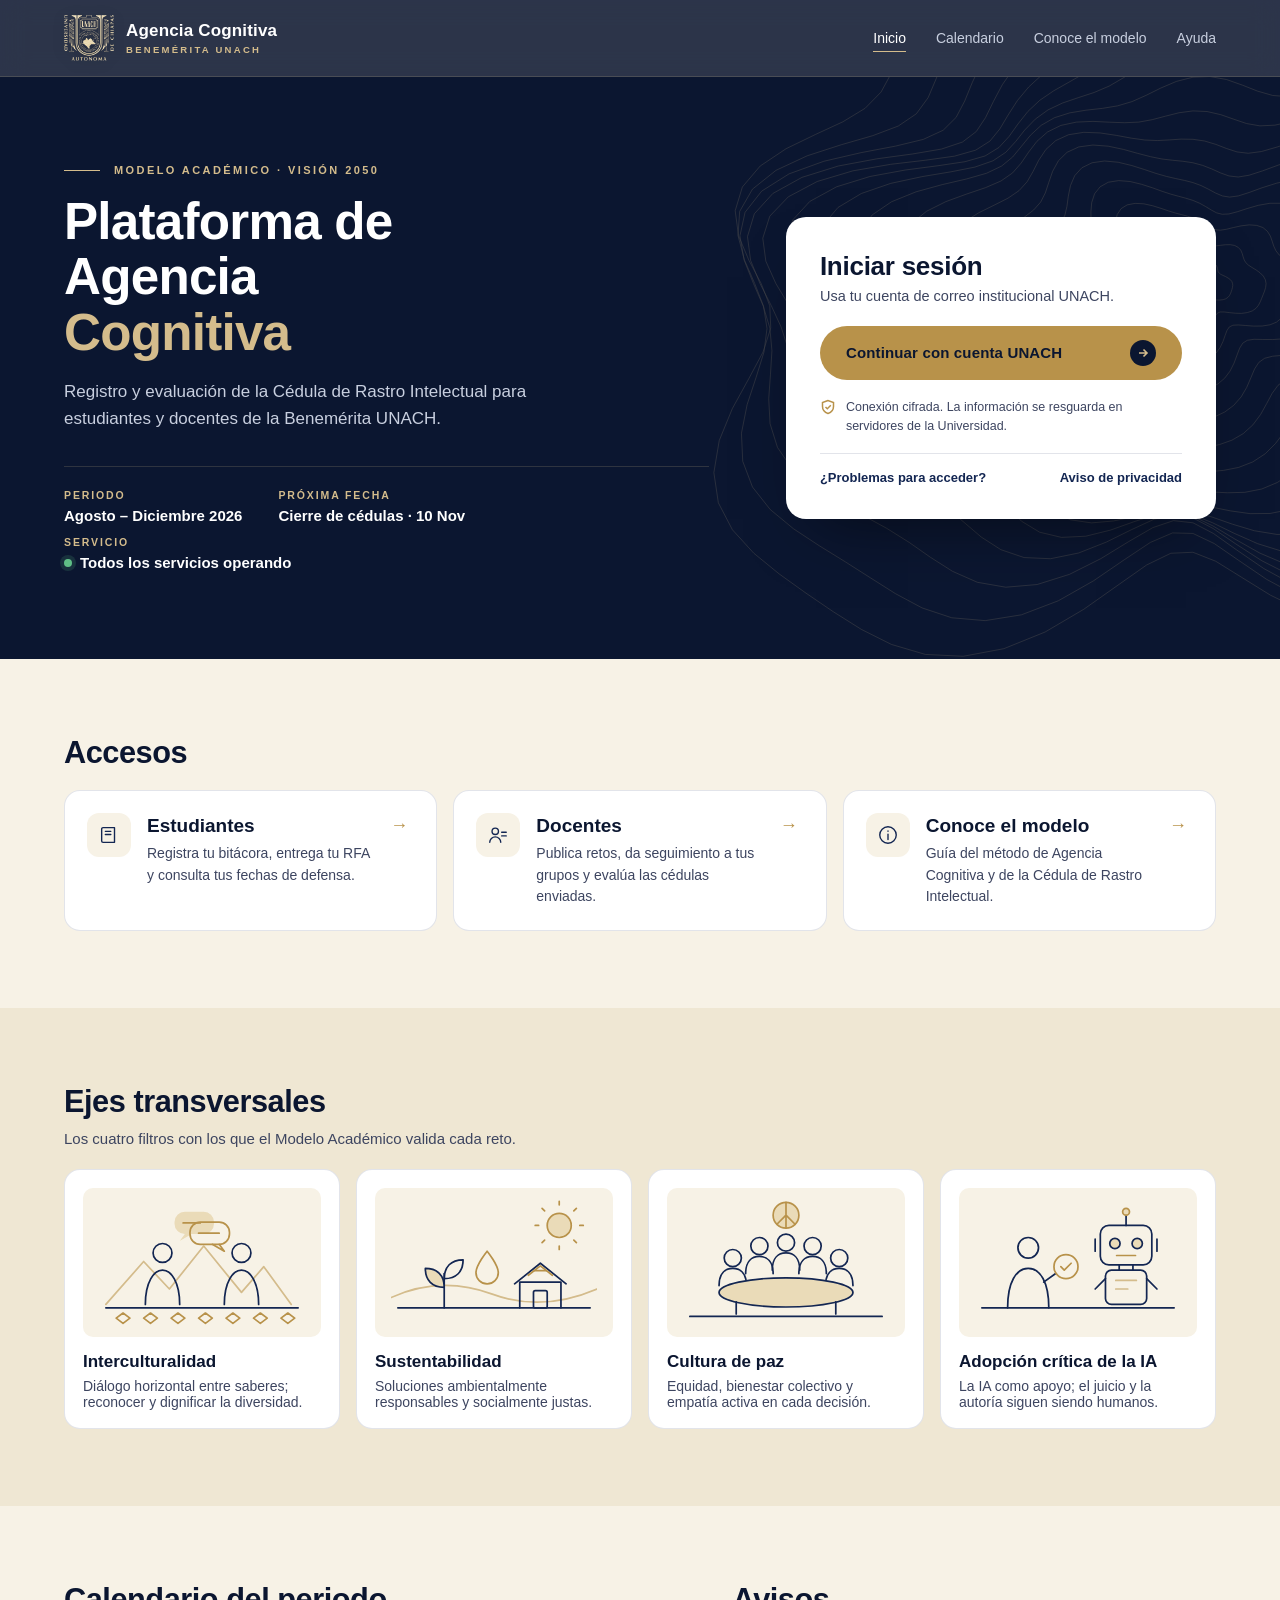
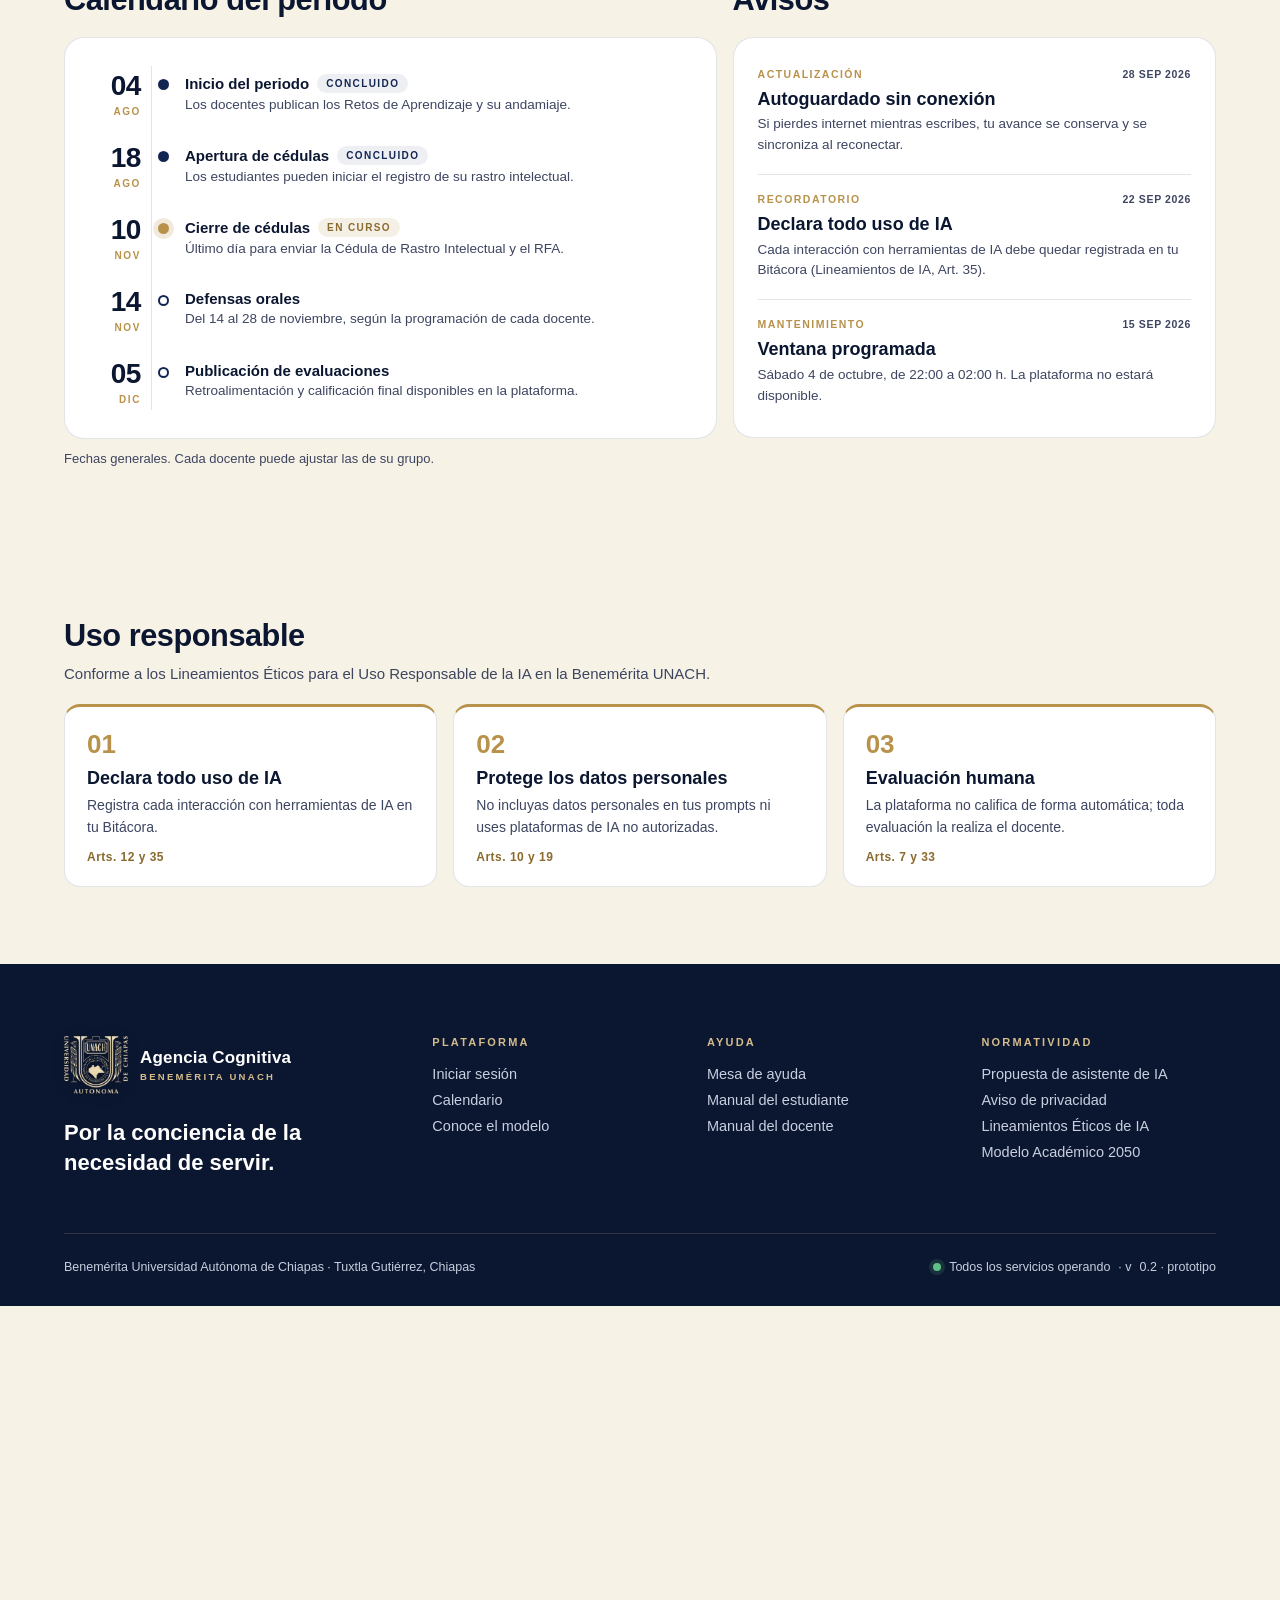
<file: index.html>
<!doctype html>
<html lang="es">
<head>
<meta charset="utf-8">
<meta name="viewport" content="width=device-width, initial-scale=1">
<title>Agencia Cognitiva UNACH · Prototipo</title>
<meta http-equiv="refresh" content="0; url=prototipo-v3/">
<link rel="canonical" href="prototipo-v3/">
<style>body{margin:0;min-height:100vh;display:grid;place-items:center;font-family:system-ui,sans-serif;background:#0B1630;color:#C8CFDF;text-align:center}a{color:#D4BC8C}</style>
</head>
<body>
<p>Abriendo el prototipo más reciente… Si no avanza, entra a la <a href="prototipo-v3/">versión 3</a>.<br>Versiones anteriores: <a href="prototipo/">versión 2</a> · <a href="prototipo-v1/">versión 1</a>.</p>
</body>
</html>
</file>
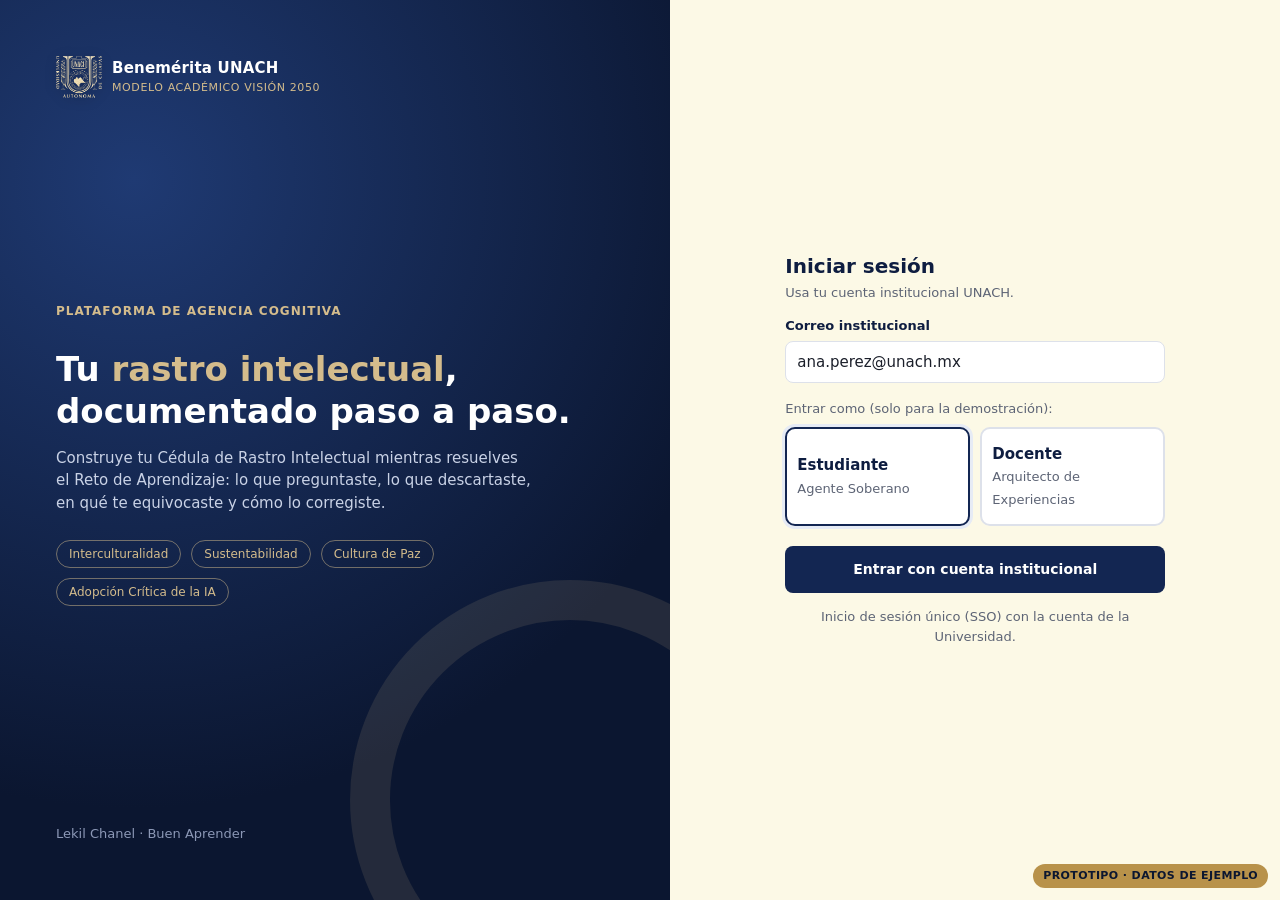
<file: prototipo-v1/index.html>
<!doctype html>
<html lang="es">
<head>
<meta charset="utf-8">
<meta name="viewport" content="width=device-width, initial-scale=1">
<title>Agencia Cognitiva UNACH · Prototipo</title>
<link rel="icon" href="assets/img/favicon.png">
<style>
:root{
  --navy-950:#0B1630; --navy-900:#0E1D40; --navy:#132652; --navy-700:#1F3A73; --navy-100:#E6EBF5;
  --gold:#B8924A; --gold-400:#D4BC8C; --gold-100:#F6EEDB; --cream:#FCF9E6;
  --ink:#1B1F2A; --muted:#5D6475; --line:#DDE1EA; --bg:#F5F6F9; --white:#fff;
  --ok:#2E7D4F; --ok-bg:#E5F4EA; --warn:#A86A00; --warn-bg:#FFF3D6; --bad:#B23A3A; --bad-bg:#FBE7E7;
  --radius:12px; --shadow:0 1px 2px rgba(14,29,64,.06),0 4px 16px rgba(14,29,64,.06);
}
*{box-sizing:border-box}
html,body{margin:0}
body{font-family:"Segoe UI",system-ui,-apple-system,Roboto,Arial,sans-serif;color:var(--ink);background:var(--bg);font-size:15px;line-height:1.5}
h1,h2,h3,h4{margin:0;line-height:1.25;color:var(--navy-900)}
h1{font-size:24px} h2{font-size:20px} h3{font-size:16px} h4{font-size:14px}
p{margin:0}
button{font:inherit;cursor:pointer}
input,textarea,select{font:inherit;color:inherit}
.hidden{display:none!important}

/* ---------- Layout ---------- */
.topbar{position:sticky;top:0;z-index:20;background:var(--navy-900);color:#fff;display:flex;align-items:center;gap:16px;padding:0 20px;height:60px;border-bottom:3px solid var(--gold)}
.brand{display:flex;align-items:center;gap:10px;font-weight:700;letter-spacing:.2px}
.seal-img{width:46px;height:auto;display:block;filter:drop-shadow(0 2px 6px rgba(0,0,0,.35))}
.seal{width:36px;height:36px;border-radius:50%;background:var(--gold);color:var(--navy-900);display:grid;place-items:center;font-weight:800;font-size:13px;border:2px solid var(--gold-400)}
.brand small{display:block;font-weight:400;color:var(--gold-400);font-size:11px;letter-spacing:.6px;text-transform:uppercase}
.topbar .spacer{flex:1}
.user-chip{display:flex;align-items:center;gap:10px;font-size:13px}
.avatar{width:32px;height:32px;border-radius:50%;background:var(--navy-700);display:grid;place-items:center;font-weight:700;border:2px solid var(--gold-400)}
.role-tag{background:var(--gold);color:var(--navy-900);font-weight:700;font-size:11px;padding:2px 8px;border-radius:99px;text-transform:uppercase;letter-spacing:.4px}
.link-btn{background:none;border:0;color:var(--gold-400);font-size:13px;text-decoration:underline}

.shell{display:grid;grid-template-columns:240px 1fr;min-height:calc(100vh - 60px)}
.sidebar{background:var(--white);border-right:1px solid var(--line);padding:18px 12px}
.sidebar .sec{font-size:11px;text-transform:uppercase;letter-spacing:.8px;color:var(--muted);margin:14px 10px 6px}
.nav-item{display:flex;align-items:center;gap:10px;width:100%;text-align:left;background:none;border:0;padding:9px 12px;border-radius:8px;color:var(--ink)}
.nav-item:hover{background:var(--navy-100)}
.nav-item.active{background:var(--navy);color:#fff}
.nav-item .ico{width:18px;text-align:center}
main{padding:28px;max-width:1280px;width:100%;min-width:0}
.ced-layout > *,.split > *{min-width:0}

/* ---------- Componentes ---------- */
.card{background:var(--white);border:1px solid var(--line);border-radius:var(--radius);box-shadow:var(--shadow);padding:20px}
.card + .card{margin-top:16px}
.muted{color:var(--muted)}
.small{font-size:13px}
.eyebrow{font-size:12px;text-transform:uppercase;letter-spacing:1px;color:var(--gold);font-weight:700}
.btn{display:inline-flex;align-items:center;gap:8px;border-radius:8px;padding:9px 16px;border:1px solid transparent;font-weight:600;font-size:14px}
.btn-primary{background:var(--navy);color:#fff}
.btn-primary:hover{background:var(--navy-700)}
.btn-gold{background:var(--gold);color:var(--navy-950)}
.btn-gold:hover{background:var(--gold-400)}
.btn-ghost{background:var(--white);border-color:var(--line);color:var(--navy)}
.btn-ghost:hover{border-color:var(--navy)}
.btn-sm{padding:5px 10px;font-size:12px}
.badge{display:inline-flex;align-items:center;gap:5px;font-size:12px;font-weight:600;padding:2px 9px;border-radius:99px;white-space:nowrap}
.b-ok{background:var(--ok-bg);color:var(--ok)} .b-warn{background:var(--warn-bg);color:var(--warn)} .b-bad{background:var(--bad-bg);color:var(--bad)}
.b-navy{background:var(--navy-100);color:var(--navy)} .b-gold{background:var(--gold-100);color:#7A5B1E}
.row{display:flex;gap:12px;align-items:center;flex-wrap:wrap}
.grid-2{display:grid;grid-template-columns:1fr 1fr;gap:16px}
.grid-3{display:grid;grid-template-columns:repeat(3,1fr);gap:16px}
.page-head{display:flex;justify-content:space-between;align-items:flex-end;gap:16px;margin-bottom:20px;flex-wrap:wrap}
.page-head p{margin-top:4px}
label.field{display:block;margin-top:14px}
label.field > span{display:block;font-weight:600;font-size:13px;color:var(--navy-900);margin-bottom:5px}
label.field > span em{font-style:normal;color:var(--muted);font-weight:400}
.input,textarea.input,select.input{width:100%;border:1px solid var(--line);border-radius:8px;padding:9px 11px;background:#fff}
textarea.input{min-height:84px;resize:vertical}
.input:focus{outline:2px solid var(--gold-400);border-color:var(--gold)}
.req::after{content:" *";color:var(--bad)}
.progress{height:8px;background:var(--navy-100);border-radius:99px;overflow:hidden}
.progress > i{display:block;height:100%;background:linear-gradient(90deg,var(--navy),var(--gold))}
.notice{border-left:4px solid var(--gold);background:var(--cream);padding:10px 14px;border-radius:0 8px 8px 0;font-size:13px}
.notice.navy{border-color:var(--navy);background:var(--navy-100)}
table{width:100%;border-collapse:collapse}
th{font-size:12px;text-transform:uppercase;letter-spacing:.5px;color:var(--muted);text-align:left;padding:8px 10px;border-bottom:1px solid var(--line)}
td{padding:10px;border-bottom:1px solid var(--line);vertical-align:top}
tr:hover td{background:#FAFBFD}

/* ---------- Login ---------- */
.login{min-height:100vh;display:grid;grid-template-columns:1.1fr 1fr}
.login-hero{background:radial-gradient(circle at 20% 20%,var(--navy-700),var(--navy-950) 70%);color:#fff;padding:56px;display:flex;flex-direction:column;justify-content:space-between;position:relative;overflow:hidden}
.login-hero::after{content:"";position:absolute;right:-120px;bottom:-120px;width:360px;height:360px;border-radius:50%;border:40px solid rgba(212,188,140,.12)}
.login-hero h1{color:#fff;font-size:34px;margin-top:28px;max-width:520px}
.login-hero h1 b{color:var(--gold-400)}
.login-hero p{color:#C9D2E6;max-width:480px;margin-top:14px}
.pillars{display:flex;gap:10px;flex-wrap:wrap;margin-top:26px}
.pillars span{border:1px solid rgba(212,188,140,.5);color:var(--gold-400);padding:4px 12px;border-radius:99px;font-size:12px}
.login-form{display:grid;place-items:center;padding:32px;background:var(--cream)}
.login-box{width:100%;max-width:380px}
.role-pick{display:grid;grid-template-columns:1fr 1fr;gap:10px;margin-top:8px}
.role-pick button{border:2px solid var(--line);background:#fff;border-radius:10px;padding:14px 10px;text-align:left}
.role-pick button.sel{border-color:var(--navy);box-shadow:0 0 0 3px var(--navy-100)}
.role-pick b{display:block;color:var(--navy-900)}
.sso{width:100%;justify-content:center;margin-top:20px;padding:12px}

/* ---------- Cédula ---------- */
.stepper{display:flex;gap:6px;margin:4px 0 20px;overflow-x:auto;padding-bottom:4px}
.step{flex:1;min-width:120px;border:0;background:var(--white);border:1px solid var(--line);border-radius:10px;padding:10px 12px;text-align:left;position:relative}
.step .n{font-size:11px;font-weight:700;color:var(--gold);letter-spacing:.6px;text-transform:uppercase}
.step .t{display:block;font-size:13px;font-weight:600;color:var(--navy-900);line-height:1.25;margin-top:2px}
.step .st{position:absolute;top:9px;right:10px;font-size:12px}
.step.active{background:var(--navy);border-color:var(--navy)}
.step.active .t{color:#fff} .step.active .n{color:var(--gold-400)}
.ced-layout{display:grid;grid-template-columns:1fr 300px;gap:20px;align-items:start}
.aside-sticky{position:sticky;top:80px;display:flex;flex-direction:column;gap:16px}
.saved{display:inline-flex;align-items:center;gap:6px;font-size:12px;color:var(--ok)}
.saved.saving{color:var(--warn)}
.dot{width:8px;height:8px;border-radius:50%;background:currentColor}
.entry{border:1px solid var(--line);border-radius:10px;padding:14px;margin-top:12px;background:#fff}
.entry-head{display:flex;justify-content:space-between;align-items:center;gap:8px;margin-bottom:8px;flex-wrap:wrap}
.kv{display:grid;grid-template-columns:130px 1fr;gap:6px 12px;font-size:14px}
.kv dt{color:var(--muted);font-size:13px}
.kv dd{margin:0}
.pasted{display:inline-flex;gap:4px;align-items:center;font-size:11px;color:var(--warn);background:var(--warn-bg);border-radius:99px;padding:1px 8px;margin-left:6px}
.axis{border:1px solid var(--line);border-radius:10px;padding:14px;background:#fff}
.axis h4{display:flex;align-items:center;gap:8px}
.axis .ic{width:28px;height:28px;border-radius:8px;background:var(--gold-100);display:grid;place-items:center}
.giro{display:grid;grid-template-columns:repeat(3,1fr);gap:12px}
.giro .g{border-radius:10px;padding:14px;border:1px solid var(--line);background:#fff}
.giro .g h4{margin-bottom:6px}
.g-duda{border-top:4px solid var(--navy)!important} .g-error{border-top:4px solid var(--bad)!important} .g-rect{border-top:4px solid var(--ok)!important}
.drop{border:2px dashed var(--gold-400);background:var(--cream);border-radius:12px;padding:28px;text-align:center}
.file-ok{display:flex;align-items:center;gap:12px;border:1px solid var(--line);background:#fff;border-radius:10px;padding:12px 14px}

/* ---------- Docente ---------- */
.split{display:grid;grid-template-columns:1.25fr 1fr;gap:20px;align-items:start}
.timeline{position:relative;padding-left:26px}
.timeline::before{content:"";position:absolute;left:9px;top:6px;bottom:6px;width:2px;background:var(--line)}
.tl{position:relative;margin-bottom:16px}
.tl::before{content:"";position:absolute;left:-22px;top:6px;width:12px;height:12px;border-radius:50%;background:var(--white);border:3px solid var(--navy)}
.tl.gold::before{border-color:var(--gold)} .tl.red::before{border-color:var(--bad)} .tl.green::before{border-color:var(--ok)}
.tl .box{border:1px solid var(--line);border-radius:10px;padding:12px 14px;background:#fff}
.tl .box.flagged{border-color:var(--gold);box-shadow:0 0 0 3px var(--gold-100)}
.tl-actions{display:flex;gap:6px;margin-top:8px;flex-wrap:wrap}
.comment{margin-top:8px;background:var(--navy-100);border-radius:8px;padding:8px 10px;font-size:13px}
.rubric-row{padding:12px 0;border-bottom:1px solid var(--line)}
.levels{display:grid;grid-template-columns:repeat(4,1fr);gap:6px;margin-top:8px}
.levels button{border:1px solid var(--line);background:#fff;border-radius:8px;padding:6px 4px;font-size:12px}
.levels button.sel{background:var(--navy);color:#fff;border-color:var(--navy)}
.score{display:flex;align-items:baseline;gap:8px}
.score b{font-size:40px;color:var(--navy-900)}
.weights{display:flex;height:10px;border-radius:99px;overflow:hidden;margin:8px 0}
.q{background:var(--cream);border:1px solid var(--gold-400);border-radius:10px;padding:10px 12px;margin-top:8px;font-size:14px}
.stat{display:flex;flex-direction:column;gap:2px}
.stat b{font-size:28px;color:var(--navy-900)}

/* ---------- Modal / toast ---------- */
.overlay{position:fixed;inset:0;background:rgba(11,22,48,.55);display:grid;place-items:center;z-index:50;padding:16px}
.modal{background:#fff;border-radius:14px;max-width:520px;width:100%;padding:24px;box-shadow:0 20px 60px rgba(0,0,0,.25)}
.modal ul{margin:12px 0 0;padding-left:20px}
.modal li{margin:4px 0}
.toast{position:fixed;bottom:20px;left:50%;transform:translateX(-50%);background:var(--navy-900);color:#fff;padding:10px 18px;border-radius:10px;font-size:14px;z-index:60;border-left:4px solid var(--gold)}
.proto-flag{position:fixed;right:12px;bottom:12px;background:var(--gold);color:var(--navy-950);font-size:11px;font-weight:700;padding:4px 10px;border-radius:99px;z-index:40;letter-spacing:.4px}

@media (max-width:980px){
  .shell{grid-template-columns:1fr}
  .sidebar{display:flex;gap:6px;overflow-x:auto;border-right:0;border-bottom:1px solid var(--line);padding:8px 12px}
  .sidebar .sec{display:none}
  .nav-item{white-space:nowrap;width:auto}
  .ced-layout,.split,.grid-2,.grid-3,.giro{grid-template-columns:1fr}
  .aside-sticky{position:static}
  .login{grid-template-columns:1fr}
  .login-hero{padding:32px 20px}
  main{padding:20px 16px}
  .user-chip .name{display:none}
  .kv{grid-template-columns:1fr}
}
</style>
</head>
<body>

<!-- ================= LOGIN ================= -->
<div id="login" class="login">
  <div class="login-hero">
    <div class="brand"><img class="seal-img" src="assets/img/unach-logo-light-sm.png" alt="Escudo UNACH"><div>Benemérita UNACH<small>Modelo Académico Visión 2050</small></div></div>
    <div>
      <div class="eyebrow" style="color:var(--gold-400)">Plataforma de Agencia Cognitiva</div>
      <h1>Tu <b>rastro intelectual</b>, documentado paso a paso.</h1>
      <p>Construye tu Cédula de Rastro Intelectual mientras resuelves el Reto de Aprendizaje: lo que preguntaste, lo que descartaste, en qué te equivocaste y cómo lo corregiste.</p>
      <div class="pillars"><span>Interculturalidad</span><span>Sustentabilidad</span><span>Cultura de Paz</span><span>Adopción Crítica de la IA</span></div>
    </div>
    <p class="small" style="color:#8C98B6">Lekil Chanel · Buen Aprender</p>
  </div>
  <div class="login-form">
    <div class="login-box">
      <h2>Iniciar sesión</h2>
      <p class="muted small" style="margin-top:4px">Usa tu cuenta institucional UNACH.</p>
      <label class="field"><span>Correo institucional</span><input class="input" value="ana.perez@unach.mx"></label>
      <p class="small muted" style="margin-top:16px">Entrar como (solo para la demostración):</p>
      <div class="role-pick">
        <button class="sel" data-role="est"><b>Estudiante</b><span class="small muted">Agente Soberano</span></button>
        <button data-role="doc"><b>Docente</b><span class="small muted">Arquitecto de Experiencias</span></button>
      </div>
      <button class="btn btn-primary sso" id="btnLogin">Entrar con cuenta institucional</button>
      <p class="small muted" style="margin-top:14px;text-align:center">Inicio de sesión único (SSO) con la cuenta de la Universidad.</p>
    </div>
  </div>
</div>

<!-- ================= APP ================= -->
<div id="app" class="hidden">
  <header class="topbar">
    <div class="brand"><img class="seal-img" src="assets/img/unach-logo-light-sm.png" alt="Escudo UNACH"><div>Agencia Cognitiva<small>Benemérita UNACH</small></div></div>
    <div class="spacer"></div>
    <div class="user-chip"><span class="role-tag" id="roleTag">Estudiante</span><span class="name" id="userName">Ana Pérez</span><div class="avatar" id="userAv">AP</div><button class="link-btn" id="btnLogout">Salir</button></div>
  </header>
  <div class="shell">
    <nav class="sidebar" id="sidebar"></nav>
    <main id="view"></main>
  </div>
</div>

<div class="proto-flag">PROTOTIPO · DATOS DE EJEMPLO</div>
<div id="modalRoot"></div>

<script>
/* =========================================================
   Datos de ejemplo (basados en la ilustración operativa de
   la Cédula del Modelo Académico UNACH 2026)
   ========================================================= */
const S = {
  role: 'est',
  step: 0,
  rfaUploaded: false,
  submitted: false,
  reto: {
    titulo: 'Sistema de captación pluvial para Los Altos de Chiapas',
    tipo: 'Situado',
    ua: 'Gestión Sustentable del Territorio',
    docente: 'Mtro. Carlos Ruiz',
    descripcion: 'Diseñar un sistema de captación de agua de lluvia para una comunidad de Los Altos de Chiapas, integrando materiales locales, bajo costo y técnicas de autoconstrucción.',
    andamiaje: [
      { f: 'Manual de Captación de Agua de Lluvia (CONAGUA, 2021)', c: 'Cálculo de demanda por familia y superficie de captación' },
      { f: 'Principios de Hidráulica Básica (texto guía de la unidad)', c: 'Presiones en tanques y velocidad de flujo en canales' },
      { f: 'Normatividad estatal sobre salud y calidad del agua', c: 'Parámetros mínimos de filtrado para consumo humano' },
    ],
    criteriosIA: 'Se permite usar IA generativa para explorar materiales y alternativas técnicas. No se permite usarla para redactar la propuesta final ni la Declaración de Soberanía. Todo uso debe registrarse en la Bitácora.',
  },
  b1: {
    fuentesBase: [
      'Usé el manual de CONAGUA para estimar la demanda de agua por familia y dimensionar el techo de captación.',
      'Con el texto de hidráulica calculé la presión en el tanque de almacenamiento.',
      'La norma estatal me dio los parámetros mínimos de filtrado antes del consumo.',
    ],
    bitacora: [
      { tipo: 'IA', herr: 'Asistente de IA autorizado', prompt: '¿Qué materiales porosos naturales del sureste de México sirven como filtros primarios para agua de lluvia?', resp: 'Sugirió carbón vegetal, grava de río, arena sílica y fibra de coco.' },
      { tipo: 'IA', herr: 'Asistente de IA autorizado', prompt: 'Compara la eficiencia del carbón vegetal artesanal contra el carbón activado comercial para sedimentos gruesos.', resp: 'Para sedimentos gruesos el carbón artesanal es suficiente; esto respalda producirlo localmente.' },
      { tipo: 'Humano', quien: 'Comité de agua de la comunidad', prompt: 'Entrevista presencial sobre mantenimiento del sistema.', resp: 'Preocupación: si el tanque se rompe, no hay dinero para traer otro desde la ciudad. Cambió mi enfoque de "comprar equipo" a "construir en sitio".', consent: true },
    ],
    propuesta: 'Comprar filtros comerciales de tres etapas y tanques de polietileno de 5,000 L. Me enfoqué solo en la eficiencia técnica, sin considerar el transporte a zonas de difícil acceso ni el costo de reemplazo para las familias.',
  },
  b2: {
    fuentes: [
      'Artículos técnicos sobre biofiltros con tezontle y grava de río.',
      'Guías de autoconstrucción para separadores de primeras lluvias.',
      'Estudios de pluviosidad histórica de Los Altos de Chiapas.',
    ],
    descartes: [
      { origen: 'IA', que: 'Biopolímeros importados para sellar los tanques', porque: 'Alucinación contextual: no se consiguen en la región, su costo es prohibitivo y crean dependencia tecnológica externa.' },
      { origen: 'Fuente', que: 'Manual de arquitectura sustentable de España', porque: 'Calculado para lluvias mediterráneas; en Chiapas los tanques quedarían subdimensionados.' },
    ],
    duda: '¿Cómo garantizar que el agua sea potable sin usar sistemas eléctricos de luz UV?',
    error: 'Diseñé un filtro de arena con capas demasiado finas. En la prueba a escala se tapó en 10 minutos por los sedimentos de las primeras lluvias.',
    rect: 'El problema no era el filtro, sino no desviar las primeras aguas. Agregué un bypass manual para los primeros 15 litros.',
  },
  b3: {
    ejes: [
      { k: 'Interculturalidad', i: '🤝', t: 'Integra el saber local del uso de cal para estabilizar mezclas y respeta los materiales y la estética de la región.' },
      { k: 'Sustentabilidad', i: '🌱', t: 'Elimina el transporte de tanques pesados y usa grava y arena de río con extracción moderada.' },
      { k: 'Cultura de Paz', i: '🕊️', t: 'Propone autoconstrucción cooperativa: los comuneros participan como socios, no como beneficiarios pasivos.' },
      { k: 'Adopción Crítica de la IA', i: '🧭', t: 'La IA ayudó a mapear materiales, pero rechacé sus propuestas que no encajaban con la economía local.' },
    ],
    riesgos: 'La extracción de arena y grava de río puede afectar el cauce si no se controla. Se mantiene porque es el único material accesible; se propone un esquema de extracción moderada acordado con la comunidad.',
  },
  b4: {
    decl: 'La arquitectura final del sistema es producto de mi propia síntesis. La IA aceleró el mapeo de materiales, pero el cambio de un modelo de "consumo tecnológico" a uno de "tecnología apropiada" fue una decisión mía, nacida del diálogo con la comunidad.',
    acepto: true,
  },
};

const STEPS = [
  { n: 'Momento 1', t: 'Reto y Andamiaje' },
  { n: 'Bloque I', t: 'Construcción Dialógica' },
  { n: 'Bloque II', t: 'Curaduría Crítica' },
  { n: 'Bloque III', t: 'Control Transversal' },
  { n: 'Bloque IV', t: 'Meta-reflexión' },
  { n: 'Momento 5', t: 'RFA y envío' },
];

const ALUMNOS = [
  { n: 'Ana Pérez Gómez', st: 'Enviada', p: 100 },
  { n: 'Luis Hernández Ruiz', st: 'Enviada', p: 100 },
  { n: 'María José Santiz López', st: 'En progreso', p: 66 },
  { n: 'Jorge Díaz Méndez', st: 'En progreso', p: 33 },
  { n: 'Karla Gómez Pérez', st: 'Sin iniciar', p: 0 },
];

/* Evaluación docente */
const E = {
  flags: new Set(['desc0', 'error']),
  comments: { giro: 'Excelente: convertiste el error del filtro en un hallazgo. Prepárate para explicar cómo calculaste los 15 litros.' },
  rubric: { tray: 3, desc: 3, ejes: 2, decl: 3, rfa: 2, def: null },
};
const RUBRIC = [
  { k: 'tray', t: 'Transparencia del rastro', d: 'Bitácora completa y honesta, con evolución visible desde la propuesta inicial.', g: 'Trayectoria' },
  { k: 'desc', t: 'Vigilancia epistemológica', d: 'Criterios de descarte fundamentados; detección de sesgos o alucinaciones.', g: 'Trayectoria' },
  { k: 'ejes', t: 'Verificación de los 4 ejes', d: 'Análisis reflexivo de impacto y gestión honesta de riesgos.', g: 'Trayectoria' },
  { k: 'decl', t: 'Soberanía intelectual', d: 'Declaración coherente con el rastro documentado.', g: 'Trayectoria' },
  { k: 'rfa', t: 'Resultado Final de Aprendizaje', d: 'Viabilidad y pertinencia de la solución.', g: 'RFA' },
  { k: 'def', t: 'Defensa Oral', d: 'Dominio del porqué y para qué de sus decisiones.', g: 'Defensa' },
];
const LEVELS = ['Inicial', 'En desarrollo', 'Logrado', 'Destacado'];
const WEIGHTS = { Trayectoria: 60, Defensa: 25, RFA: 15 }; // ilustrativo

/* =========================================================
   Utilidades
   ========================================================= */
const $ = s => document.querySelector(s);
const esc = s => String(s).replace(/[&<>"]/g, c => ({ '&': '&amp;', '<': '&lt;', '>': '&gt;', '"': '&quot;' }[c]));
function toast(msg) {
  const t = document.createElement('div'); t.className = 'toast'; t.textContent = msg;
  document.body.appendChild(t); setTimeout(() => t.remove(), 2600);
}
function modal(html) {
  $('#modalRoot').innerHTML = `<div class="overlay" onclick="if(event.target===this)closeModal()"><div class="modal">${html}</div></div>`;
}
function closeModal() { $('#modalRoot').innerHTML = ''; }

let saveTimer;
function markSaving() {
  document.querySelectorAll('.saved').forEach(el => { el.classList.add('saving'); el.innerHTML = '<span class="dot"></span> Guardando…'; });
  clearTimeout(saveTimer);
  saveTimer = setTimeout(() => document.querySelectorAll('.saved').forEach(el => { el.classList.remove('saving'); el.innerHTML = '<span class="dot"></span> Guardado automáticamente'; }), 900);
}
const savedTag = () => '<span class="saved"><span class="dot"></span> Guardado automáticamente</span>';

// Campo editable enlazado al estado: path tipo "b1.propuesta"
function field(label, path, opts = {}) {
  const val = path.split('.').reduce((o, k) => o[k], S);
  const ro = S.submitted ? 'readonly' : '';
  const el = opts.input
    ? `<input class="input" data-bind="${path}" value="${esc(val)}" ${ro}>`
    : `<textarea class="input" data-bind="${path}" ${ro} style="min-height:${opts.h || 84}px">${esc(val)}</textarea>`;
  return `<label class="field"><span class="${opts.req === false ? '' : 'req'}">${label}${opts.hint ? ` <em>· ${opts.hint}</em>` : ''}</span>${el}</label>`;
}
function bindFields(root) {
  root.querySelectorAll('[data-bind]').forEach(el => {
    el.addEventListener('input', () => {
      const keys = el.dataset.bind.split('.'); const last = keys.pop();
      keys.reduce((o, k) => o[k], S)[last] = el.value;
      markSaving();
    });
    el.addEventListener('paste', () => {
      if (!el.parentElement.querySelector('.pasted')) {
        el.previousElementSibling.insertAdjacentHTML('beforeend', '<span class="pasted">⧉ texto pegado</span>');
      }
    });
  });
}

/* =========================================================
   Navegación
   ========================================================= */
const NAV = {
  est: [
    { sec: 'Mi formación' },
    { id: 'est-home', ico: '🏠', t: 'Mis cédulas' },
    { id: 'est-cedula', ico: '📘', t: 'Cédula en curso' },
    { sec: 'Ayuda' },
    { id: 'est-guia', ico: '🧭', t: '¿Cómo funciona?' },
  ],
  doc: [
    { sec: 'Docencia' },
    { id: 'doc-home', ico: '🏠', t: 'Panel docente' },
    { id: 'doc-reto', ico: '➕', t: 'Nuevo reto' },
    { id: 'doc-eval', ico: '⚖️', t: 'Evaluar cédula' },
  ],
};
let current = 'est-home';
function go(id) { current = id; renderNav(); render(); window.scrollTo(0, 0); }
function renderNav() {
  $('#sidebar').innerHTML = NAV[S.role].map(i => i.sec
    ? `<div class="sec">${i.sec}</div>`
    : `<button class="nav-item ${current === i.id ? 'active' : ''}" onclick="go('${i.id}')"><span class="ico">${i.ico}</span>${i.t}</button>`).join('');
}
function render() { const v = $('#view'); v.innerHTML = VIEWS[current](); bindFields(v); }

/* =========================================================
   Vistas — Estudiante
   ========================================================= */
function progressPct() { return S.submitted ? 100 : Math.round(((S.step) / (STEPS.length)) * 100) || 15; }

const VIEWS = {};
VIEWS['est-home'] = () => `
  <div class="page-head"><div><div class="eyebrow">Periodo agosto – diciembre 2026</div><h1>Mis Cédulas de Rastro Intelectual</h1><p class="muted">Una cédula por Unidad de Aprendizaje y Reto.</p></div></div>
  <div class="grid-3">
    <div class="card stat"><span class="muted small">Cédulas activas</span><b>3</b></div>
    <div class="card stat"><span class="muted small">Enviadas</span><b>${S.submitted ? 2 : 1}</b></div>
    <div class="card stat"><span class="muted small">Próxima defensa oral</span><b style="font-size:20px">14 de noviembre</b></div>
  </div>
  <div class="card" style="margin-top:16px">
    <div class="entry-head"><div><span class="badge b-gold">Reto situado</span><h3 style="margin-top:6px">${S.reto.titulo}</h3><p class="small muted">${S.reto.ua} · ${S.reto.docente}</p></div>
      ${S.submitted ? '<span class="badge b-ok">● Enviada</span>' : '<span class="badge b-warn">● En progreso</span>'}</div>
    <div class="row" style="margin-top:6px"><div class="progress" style="flex:1"><i style="width:${S.submitted ? 100 : 66}%"></i></div><span class="small muted">${S.submitted ? '6 de 6' : '4 de 6'} etapas</span></div>
    <div class="row" style="margin-top:14px"><button class="btn btn-primary" onclick="go('est-cedula')">${S.submitted ? 'Ver cédula' : 'Continuar cédula'} →</button></div>
  </div>
  <div class="card">
    <div class="entry-head"><div><span class="badge b-navy">Reto conceptual</span><h3 style="margin-top:6px">La noción de "justicia": marco constitucional y sistemas normativos indígenas</h3><p class="small muted">Ética y Derecho Intercultural · Dra. Laura Méndez</p></div><span class="badge b-ok">● Enviada</span></div>
    <div class="row" style="margin-top:6px"><div class="progress" style="flex:1"><i style="width:100%"></i></div><span class="small muted">Evaluada · Destacado</span></div>
  </div>
  <div class="card">
    <div class="entry-head"><div><span class="badge b-gold">Reto situado</span><h3 style="margin-top:6px">Monitoreo de humedad para una cooperativa cafetalera</h3><p class="small muted">Sistemas Embebidos · Ing. Pablo Torres</p></div><span class="badge b-bad">● Sin iniciar</span></div>
    <div class="row" style="margin-top:6px"><div class="progress" style="flex:1"><i style="width:0%"></i></div><span class="small muted">0 de 6 etapas</span></div>
  </div>`;

VIEWS['est-guia'] = () => `
  <div class="page-head"><div><div class="eyebrow">Agencia Cognitiva</div><h1>¿Cómo funciona tu cédula?</h1><p class="muted">Seis momentos para pasar de la respuesta "correcta" a un conocimiento propio.</p></div></div>
  <div class="grid-3">
    ${[
      ['1', 'Reto y Andamiaje', 'Tu docente plantea el reto y las fuentes obligatorias: tu "piso de seguridad".'],
      ['2', 'Construcción Dialógica', 'Conversa con la IA, con expertos y con la comunidad. Registra cada diálogo.'],
      ['3', 'Curaduría Crítica', 'Decide qué descartas y por qué. Documenta tus dudas, errores y rectificaciones.'],
      ['4', 'Control de Calidad', 'Revisa tu propuesta con los cuatro ejes: Interculturalidad, Sustentabilidad, Cultura de Paz e IA.'],
      ['5', 'RFA y Defensa Oral', 'Entrega tu producto final y defiende tus decisiones ante tu docente.'],
      ['6', 'Evaluación', 'Se valora sobre todo la honestidad y calidad de tu trayectoria, no solo el resultado.'],
    ].map(([n, t, d]) => `<div class="card"><div class="eyebrow">Momento ${n}</div><h3 style="margin:4px 0 6px">${t}</h3><p class="small muted">${d}</p></div>`).join('')}
  </div>
  <div class="notice" style="margin-top:16px"><b>Recuerda:</b> equivocarte no te resta puntos. Documentar un error y cómo lo superaste demuestra más agencia cognitiva que un producto "perfecto" sin rastro. <i>(K'uxubinel · Empatía Activa)</i></div>`;

VIEWS['est-cedula'] = () => {
  const stepper = STEPS.map((s, i) => {
    const done = S.submitted || i < S.step;
    return `<button class="step ${i === S.step ? 'active' : ''}" onclick="S.step=${i};render()"><span class="n">${s.n}</span><span class="t">${s.t}</span><span class="st">${done ? '✅' : ''}</span></button>`;
  }).join('');
  const body = [stepReto, stepB1, stepB2, stepB3, stepB4, stepRFA][S.step]();
  const nav = `<div class="row" style="justify-content:space-between;margin-top:20px">
      <button class="btn btn-ghost" ${S.step === 0 ? 'disabled style="opacity:.4"' : ''} onclick="S.step--;render()">← Anterior</button>
      ${S.step < STEPS.length - 1 ? `<button class="btn btn-primary" onclick="S.step++;render()">Siguiente →</button>` : ''}
    </div>`;
  return `
  <div class="page-head"><div><div class="eyebrow">${S.reto.ua}</div><h1>Cédula de Rastro Intelectual</h1><p class="muted">${S.reto.titulo}</p></div>
    <div class="row">${S.submitted ? '<span class="badge b-ok">● Enviada · solo lectura</span>' : savedTag()}</div></div>
  <div class="stepper">${stepper}</div>
  <div class="ced-layout">
    <div>${body}${nav}</div>
    <aside class="aside-sticky">
      <div class="card"><h4>Tu progreso</h4><div class="progress" style="margin:10px 0 6px"><i style="width:${S.submitted ? 100 : Math.max(10, Math.round(S.step / (STEPS.length - 1) * 100))}%"></i></div>
        <ul class="small" style="padding-left:18px;margin:8px 0 0">
          ${STEPS.map((s, i) => `<li style="color:${S.submitted || i < S.step ? 'var(--ok)' : i === S.step ? 'var(--navy)' : 'var(--muted)'}">${s.n}: ${s.t}</li>`).join('')}
        </ul></div>
      <div class="card"><h4>🧭 Uso de IA permitido en este reto</h4><p class="small" style="margin-top:8px">${S.reto.criteriosIA}</p></div>
      <div class="notice navy"><b>Protege tus datos:</b> no incluyas datos personales ni información sensible en tus prompts. <span class="muted">(Lineamientos de IA UNACH, Art. 10)</span></div>
    </aside>
  </div>`;
};

function stepReto() {
  return `<div class="card">
    <div class="row"><span class="badge b-gold">Reto ${S.reto.tipo}</span><span class="small muted">Planteado por ${S.reto.docente}</span></div>
    <h2 style="margin-top:10px">${S.reto.titulo}</h2>
    <p style="margin-top:8px">${S.reto.descripcion}</p>
  </div>
  <div class="card"><h3>Andamiaje Pedagógico</h3><p class="small muted" style="margin-top:4px">Conceptos y fuentes obligatorias definidos por tu docente: el "piso de seguridad" de tu investigación.</p>
    <table style="margin-top:10px"><tr><th>Fuente obligatoria</th><th>Concepto nuclear</th></tr>
    ${S.reto.andamiaje.map(a => `<tr><td><b>${a.f}</b></td><td class="small">${a.c}</td></tr>`).join('')}</table>
  </div>`;
}

function stepB1() {
  return `<div class="card"><div class="eyebrow">Bloque I</div><h2>Andamiaje y Construcción Dialógica</h2>
    <h3 style="margin-top:18px">1.1 Fuentes Base</h3><p class="small muted">¿Cómo usaste cada fuente obligatoria?</p>
    ${S.reto.andamiaje.map((a, i) => field(a.f, `b1.fuentesBase.${i}`, { h: 60 })).join('')}
  </div>
  <div class="card">
    <div class="entry-head"><div><h3>1.2 Bitácora de Interacción (IA / Humanos)</h3><p class="small muted">Registra tus prompts y los diálogos con expertos o la comunidad.</p></div>
      ${S.submitted ? '' : `<div class="row"><button class="btn btn-ghost btn-sm" onclick="addEntry('IA')">+ Interacción con IA</button><button class="btn btn-ghost btn-sm" onclick="addEntry('Humano')">+ Diálogo humano</button></div>`}</div>
    ${S.b1.bitacora.map((e, i) => `<div class="entry">
      <div class="entry-head"><div class="row"><span class="badge ${e.tipo === 'IA' ? 'b-navy' : 'b-gold'}">${e.tipo === 'IA' ? '🤖 IA' : '🗣️ Humano'}</span><b class="small">Registro ${i + 1}</b>
        ${e.tipo === 'IA' ? `<span class="small muted">${esc(e.herr)}</span>` : `<span class="small muted">${esc(e.quien)}</span>`}</div>
        ${e.tipo === 'Humano' ? `<span class="badge ${e.consent ? 'b-ok' : 'b-bad'}">${e.consent ? '✔ Consentimiento otorgado' : 'Sin consentimiento'}</span>` : ''}</div>
      ${field(e.tipo === 'IA' ? 'Prompt' : 'Contexto del diálogo', `b1.bitacora.${i}.prompt`, { h: 56 })}
      ${field(e.tipo === 'IA' ? 'Respuesta clave de la IA' : 'Puntos medulares', `b1.bitacora.${i}.resp`, { h: 56 })}
    </div>`).join('')}
  </div>
  <div class="card"><h3>1.3 Propuesta Inicial</h3><p class="small muted">Tu primera idea, antes de investigar. Servirá para medir cómo evolucionó tu pensamiento.</p>
    ${field('Hipótesis o idea primaria', 'b1.propuesta', { h: 96 })}</div>`;
}
function addEntry(tipo) {
  S.b1.bitacora.push(tipo === 'IA'
    ? { tipo, herr: 'Asistente de IA autorizado', prompt: '', resp: '' }
    : { tipo, quien: 'Nuevo interlocutor', prompt: '', resp: '', consent: false });
  render(); markSaving();
}

function stepB2() {
  return `<div class="card"><div class="eyebrow">Bloque II</div><h2>Curaduría Crítica y Vigilancia Epistemológica</h2>
    <h3 style="margin-top:18px">2.1 Fuentes exploradas de manera autónoma</h3>
    ${S.b2.fuentes.map((f, i) => field(`Fuente ${i + 1}`, `b2.fuentes.${i}`, { input: true, req: i === 0 })).join('')}
  </div>
  <div class="card"><h3>2.2 Criterios de Descarte</h3><p class="small muted">¿Qué rechazaste y por qué? Sesgos, alucinaciones, falta de contexto local o de rigor.</p>
    ${S.b2.descartes.map((d, i) => `<div class="entry"><div class="entry-head"><div class="row"><span class="badge ${d.origen === 'IA' ? 'b-navy' : 'b-gold'}">Descarte ${d.origen === 'IA' ? 'de IA' : 'de fuente'}</span><b class="small">${esc(d.que)}</b></div></div>
      ${field('Justificación', `b2.descartes.${i}.porque`, { h: 56 })}</div>`).join('')}
  </div>
  <div class="card"><h3>2.3 Giro Cognitivo</h3><p class="small muted">Narra cómo el error se convirtió en hallazgo.</p>
    <div class="giro" style="margin-top:10px">
      <div class="g g-duda"><h4>❓ Duda emergente</h4><textarea class="input" data-bind="b2.duda" ${S.submitted ? 'readonly' : ''} style="min-height:120px">${esc(S.b2.duda)}</textarea></div>
      <div class="g g-error"><h4>⚠️ Error o fallo</h4><textarea class="input" data-bind="b2.error" ${S.submitted ? 'readonly' : ''} style="min-height:120px">${esc(S.b2.error)}</textarea></div>
      <div class="g g-rect"><h4>✅ Rectificación</h4><textarea class="input" data-bind="b2.rect" ${S.submitted ? 'readonly' : ''} style="min-height:120px">${esc(S.b2.rect)}</textarea></div>
    </div>
  </div>`;
}

function stepB3() {
  return `<div class="card"><div class="eyebrow">Bloque III</div><h2>Control de Calidad Transversal</h2>
    <h3 style="margin-top:18px">3.1 Matriz de Impacto</h3><p class="small muted">¿Cómo se alinea tu propuesta con los cuatro ejes del modelo?</p>
    <div class="grid-2" style="margin-top:12px">
      ${S.b3.ejes.map((e, i) => `<div class="axis"><h4><span class="ic">${e.i}</span>${e.k}</h4>
        <textarea class="input" data-bind="b3.ejes.${i}.t" ${S.submitted ? 'readonly' : ''} style="margin-top:8px;min-height:90px">${esc(e.t)}</textarea></div>`).join('')}
    </div>
  </div>
  <div class="card"><h3>3.2 Gestión de Riesgos y Justificación</h3><p class="small muted">Si tu solución tiene algún impacto no deseado, reconócelo y explica por qué la mantuviste.</p>
    ${field('Riesgo identificado y justificación', 'b3.riesgos', { h: 96 })}</div>`;
}

function stepB4() {
  return `<div class="card"><div class="eyebrow">Bloque IV</div><h2>Meta-reflexión y Autenticidad</h2>
    <p class="muted" style="margin-top:6px">Sustento de la Agencia: explica qué parte de la solución es fruto de tu síntesis personal y cómo integraste los apoyos tecnológicos sin delegar tu juicio.</p>
    ${field('Declaración de Soberanía Intelectual', 'b4.decl', { h: 150 })}
    <label class="row" style="margin-top:14px;align-items:flex-start;gap:10px"><input type="checkbox" ${S.b4.acepto ? 'checked' : ''} ${S.submitted ? 'disabled' : ''} onchange="S.b4.acepto=this.checked;markSaving()" style="margin-top:4px">
      <span class="small">Declaro que el uso de IA en este trabajo está registrado en mi Bitácora y que la solución final es de mi autoría. <span class="muted">(Lineamientos de IA UNACH, Arts. 12 y 35)</span></span></label>
  </div>`;
}

function stepRFA() {
  return `<div class="card"><div class="eyebrow">Momento 5</div><h2>Resultado Final de Aprendizaje</h2>
    <p class="muted" style="margin-top:6px">Sube tu producto: documento técnico, prototipo, aplicación, infografía o proyecto de incidencia.</p>
    <div style="margin-top:14px">${S.rfaUploaded
      ? `<div class="file-ok"><span style="font-size:24px">📄</span><div style="flex:1"><b>Sistema_Captacion_Pluvial_LosAltos.pdf</b><div class="small muted">4.2 MB · subido hace un momento</div></div>${S.submitted ? '' : '<button class="btn btn-ghost btn-sm" onclick="S.rfaUploaded=false;render()">Quitar</button>'}</div>`
      : `<div class="drop"><div style="font-size:30px">⬆️</div><b>Arrastra aquí tu archivo</b><p class="small muted">PDF, imágenes, video o ZIP · máx. 50 MB</p><button class="btn btn-gold" style="margin-top:12px" onclick="S.rfaUploaded=true;render();toast('Archivo cargado')">Seleccionar archivo</button></div>`}</div>
  </div>
  <div class="card"><h3>Defensa Oral</h3><div class="row" style="margin-top:8px"><span class="badge b-navy">📅 14 de noviembre · 10:00</span><span class="small muted">Aula 3 · Facultad de Ingeniería</span></div>
    <p class="small muted" style="margin-top:8px">Tu docente usará tu Cédula como base para preguntarte el porqué y el para qué de tus decisiones.</p></div>
  <div class="card" style="border-color:var(--gold)">
    <div class="entry-head"><div><h3>Enviar Cédula</h3><p class="small muted">Al enviarla quedará congelada como evidencia. Solo tu docente podrá reabrirla.</p></div>
      ${S.submitted ? '<span class="badge b-ok">● Enviada</span>' : '<button class="btn btn-primary" onclick="submitCedula()">Enviar cédula</button>'}</div>
  </div>`;
}

function missingItems() {
  const m = [];
  const empty = v => !String(v || '').trim();
  S.b1.fuentesBase.forEach((v, i) => empty(v) && m.push(`Bloque I · Fuente base ${i + 1}`));
  if (!S.b1.bitacora.some(e => !empty(e.prompt) && !empty(e.resp))) m.push('Bloque I · Al menos un registro completo en la Bitácora');
  S.b1.bitacora.forEach((e, i) => (empty(e.prompt) || empty(e.resp)) && m.push(`Bloque I · Registro ${i + 1} de la Bitácora incompleto`));
  if (empty(S.b1.propuesta)) m.push('Bloque I · Propuesta Inicial');
  if (empty(S.b2.fuentes[0])) m.push('Bloque II · Al menos una fuente explorada');
  S.b2.descartes.forEach((d, i) => empty(d.porque) && m.push(`Bloque II · Justificación del descarte ${i + 1}`));
  ['duda', 'error', 'rect'].forEach(k => empty(S.b2[k]) && m.push(`Bloque II · Giro Cognitivo: ${{ duda: 'duda', error: 'error', rect: 'rectificación' }[k]}`));
  S.b3.ejes.forEach(e => empty(e.t) && m.push(`Bloque III · Eje ${e.k}`));
  if (empty(S.b3.riesgos)) m.push('Bloque III · Gestión de Riesgos');
  if (empty(S.b4.decl)) m.push('Bloque IV · Declaración de Soberanía');
  if (!S.b4.acepto) m.push('Bloque IV · Confirmar declaración de uso de IA');
  if (!S.rfaUploaded) m.push('Momento 5 · Archivo del Resultado Final de Aprendizaje');
  return m;
}
function submitCedula() {
  const m = missingItems();
  if (m.length) {
    modal(`<h3>⚠️ Aún no puedes enviar tu cédula</h3>
      <p class="small muted" style="margin-top:6px">Faltan estos elementos. Recuerda: no se evalúa si "te equivocaste", solo que tu rastro esté completo.</p>
      <ul class="small">${m.map(x => `<li>${x}</li>`).join('')}</ul>
      <div class="row" style="justify-content:flex-end;margin-top:18px"><button class="btn btn-primary" onclick="closeModal()">Entendido</button></div>`);
    return;
  }
  modal(`<h3>¿Enviar tu Cédula de Rastro Intelectual?</h3><p class="small muted" style="margin-top:6px">Después de enviarla no podrás editarla.</p>
    <div class="row" style="justify-content:flex-end;margin-top:18px"><button class="btn btn-ghost" onclick="closeModal()">Cancelar</button><button class="btn btn-primary" onclick="S.submitted=true;closeModal();render();toast('Cédula enviada a tu docente')">Sí, enviar</button></div>`);
}

/* =========================================================
   Vistas — Docente
   ========================================================= */
VIEWS['doc-home'] = () => `
  <div class="page-head"><div><div class="eyebrow">Gestión Sustentable del Territorio · Grupo 5A</div><h1>Panel docente</h1><p class="muted">Seguimiento de las cédulas de tu grupo.</p></div>
    <button class="btn btn-gold" onclick="go('doc-reto')">+ Nuevo reto</button></div>
  <div class="grid-3">
    <div class="card stat"><span class="muted small">Cédulas enviadas</span><b>2 / 5</b></div>
    <div class="card stat"><span class="muted small">En progreso</span><b>2</b></div>
    <div class="card stat"><span class="muted small">Defensas programadas</span><b>2</b></div>
  </div>
  <div class="card" style="margin-top:16px">
    <div class="entry-head"><div><span class="badge b-gold">Reto situado</span><h3 style="margin-top:6px">${S.reto.titulo}</h3></div><span class="small muted">Cierre: 10 de noviembre</span></div>
    <table style="margin-top:8px"><tr><th>Estudiante</th><th>Estado</th><th style="width:30%">Avance</th><th></th></tr>
    ${ALUMNOS.map(a => `<tr><td><b>${a.n}</b></td>
      <td><span class="badge ${a.st === 'Enviada' ? 'b-ok' : a.st === 'En progreso' ? 'b-warn' : 'b-bad'}">● ${a.st}</span></td>
      <td><div class="progress"><i style="width:${a.p}%"></i></div></td>
      <td style="text-align:right">${a.st === 'Enviada' ? `<button class="btn btn-primary btn-sm" onclick="go('doc-eval')">Evaluar</button>` : '<span class="small muted">—</span>'}</td></tr>`).join('')}
    </table>
  </div>`;

VIEWS['doc-reto'] = () => `
  <div class="page-head"><div><div class="eyebrow">Momento 1 · Fase de diseño</div><h1>Nuevo Reto de Aprendizaje</h1><p class="muted">Diseña el desafío y el andamiaje que tus estudiantes usarán como piso de seguridad.</p></div></div>
  <div class="card">
    <label class="field"><span class="req">Título del reto</span><input class="input" placeholder="Ej. Sistema de gestión hídrica para una cooperativa cafetalera"></label>
    <div class="grid-2">
      <label class="field"><span class="req">Unidad de Aprendizaje</span><select class="input"><option>Gestión Sustentable del Territorio</option><option>Hidráulica Aplicada</option></select></label>
      <label class="field"><span class="req">Tipo de reto</span><select class="input"><option>Situado · problemática real del territorio</option><option>Conceptual · dilema teórico o deconstrucción</option></select></label>
    </div>
    <label class="field"><span class="req">Descripción y problemática</span><textarea class="input" placeholder="¿Qué problema concreto deben resolver? ¿Con qué comunidad, sector o institución?"></textarea></label>
  </div>
  <div class="card"><h3>Andamiaje Pedagógico</h3><p class="small muted">Conceptos nucleares, bibliografía obligatoria, bases de datos y marcos éticos.</p>
    <div class="grid-2"><label class="field"><span>Fuente obligatoria</span><input class="input" placeholder="Ej. Manual de Captación de Agua de Lluvia (CONAGUA)"></label>
    <label class="field"><span>Concepto nuclear</span><input class="input" placeholder="Ej. Cálculo de demanda por familia"></label></div>
    <button class="btn btn-ghost btn-sm" style="margin-top:12px">+ Agregar fuente</button>
  </div>
  <div class="card"><h3>🧭 Criterios de uso de IA</h3><p class="small muted">Define qué uso de IA está permitido en este reto. Tus estudiantes lo verán en todo momento. <span class="muted">(Lineamientos de IA UNACH, Art. 35)</span></p>
    <label class="field"><span class="req">Uso permitido</span><textarea class="input" placeholder="Ej. Se permite usar IA para explorar alternativas técnicas; no para redactar la propuesta final."></textarea></label></div>
  <div class="row" style="justify-content:flex-end;margin-top:16px"><button class="btn btn-ghost" onclick="go('doc-home')">Cancelar</button><button class="btn btn-primary" onclick="toast('Reto publicado para el grupo 5A');go('doc-home')">Publicar reto</button></div>`;

function tlItem(id, color, title, html, sub) {
  const flagged = E.flags.has(id);
  return `<div class="tl ${color}"><div class="box ${flagged ? 'flagged' : ''}">
    <div class="entry-head" style="margin-bottom:4px"><b class="small" style="color:var(--navy-900)">${title}</b>${sub ? `<span class="small muted">${sub}</span>` : ''}</div>
    <div class="small">${html}</div>
    ${E.comments[id] ? `<div class="comment">💬 ${esc(E.comments[id])}</div>` : ''}
    <div class="tl-actions">
      <button class="btn ${flagged ? 'btn-gold' : 'btn-ghost'} btn-sm" onclick="toggleFlag('${id}')">${flagged ? '★ Marcado para defensa' : '☆ Marcar para defensa'}</button>
      <button class="btn btn-ghost btn-sm" onclick="addComment('${id}')">💬 Comentar</button>
    </div></div></div>`;
}
const QUESTIONS = {
  propuesta: '¿Qué te hizo abandonar la idea de comprar tanques comerciales? ¿Qué habría pasado si la mantenías?',
  bit2: 'La IA respaldó el carbón artesanal. ¿Cómo verificaste esa afirmación fuera de la IA?',
  entrevista: '¿Cómo cambió tu diseño después de hablar con el comité de agua?',
  desc0: 'Calificas la sugerencia de biopolímeros como "alucinación contextual". ¿Qué criterios usaste para detectarla?',
  error: '¿Cómo calculaste que bastaban 15 litros para el bypass de primeras aguas?',
  giro: '¿Qué aprendiste del colapso del filtro que no habrías aprendido si funcionaba a la primera?',
  riesgo: 'Si la comunidad no puede controlar la extracción de arena, ¿qué alternativa propondrías?',
  decl: '¿Qué parte de la solución consideras exclusivamente tuya?',
};
function toggleFlag(id) { E.flags.has(id) ? E.flags.delete(id) : E.flags.add(id); render(); }
function addComment(id) {
  modal(`<h3>Comentario de retroalimentación</h3><p class="small muted" style="margin-top:4px">Orienta, no sólo califiques. El error es un hallazgo pedagógico.</p>
    <textarea id="cTxt" class="input" style="margin-top:12px;min-height:100px">${esc(E.comments[id] || '')}</textarea>
    <div class="row" style="justify-content:flex-end;margin-top:14px"><button class="btn btn-ghost" onclick="closeModal()">Cancelar</button>
    <button class="btn btn-primary" onclick="E.comments['${id}']=document.getElementById('cTxt').value;closeModal();render()">Guardar</button></div>`);
}
function score() {
  const groups = {};
  RUBRIC.forEach(r => { (groups[r.g] = groups[r.g] || []).push(r.k); });
  let total = 0, wsum = 0;
  for (const [g, ks] of Object.entries(groups)) {
    const vals = ks.map(k => E.rubric[k]).filter(v => v !== null);
    if (!vals.length) continue;
    total += (vals.reduce((a, b) => a + b, 0) / vals.length + 1) / 4 * 10 * WEIGHTS[g]; wsum += WEIGHTS[g];
  }
  return wsum ? (total / wsum).toFixed(1) : '—';
}

VIEWS['doc-eval'] = () => {
  const qs = [...E.flags].filter(f => QUESTIONS[f]);
  return `
  <div class="page-head"><div><div class="eyebrow">Momento 6 · Evaluación</div><h1>Ana Pérez Gómez</h1><p class="muted">${S.reto.titulo}</p></div>
    <div class="row"><span class="badge b-ok">● Cédula enviada</span><button class="btn btn-ghost btn-sm" onclick="go('doc-home')">← Volver</button></div></div>
  <div class="split">
    <div class="card">
      <div class="entry-head"><h3>Trayectoria del pensamiento</h3><span class="small muted">Lectura sintética de la Cédula</span></div>
      <div class="notice" style="margin:10px 0 18px">Marca los registros que quieras explorar en la Defensa Oral; se agregarán a tu guía de preguntas.</div>
      <div class="timeline">
        ${tlItem('propuesta', '', 'Propuesta Inicial', esc(S.b1.propuesta), 'Bloque I')}
        ${tlItem('bit2', '', 'Bitácora · 2 interacciones con IA', S.b1.bitacora.filter(e => e.tipo === 'IA').map(e => `<div style="margin-bottom:6px">🤖 <i>"${esc(e.prompt)}"</i><br><span class="muted">→ ${esc(e.resp)}</span></div>`).join(''), 'Bloque I')}
        ${tlItem('entrevista', 'gold', 'Diálogo con la comunidad', esc(S.b1.bitacora[2].resp) + ' <span class="badge b-ok">✔ consentimiento</span>', 'Bloque I')}
        ${tlItem('desc0', 'gold', 'Descarte de IA', `<b>${esc(S.b2.descartes[0].que)}:</b> ${esc(S.b2.descartes[0].porque)}`, 'Bloque II')}
        ${tlItem('error', 'red', 'Giro Cognitivo · Error', esc(S.b2.error), 'Bloque II')}
        ${tlItem('giro', 'green', 'Giro Cognitivo · Rectificación', esc(S.b2.rect), 'Bloque II')}
        ${tlItem('riesgo', '', 'Gestión de Riesgos', esc(S.b3.riesgos), 'Bloque III')}
        ${tlItem('decl', 'gold', 'Declaración de Soberanía', esc(S.b4.decl), 'Bloque IV')}
      </div>
      <div class="row small muted" style="margin-top:4px"><span class="pasted" style="margin:0">⧉ 1 fragmento pegado</span> en la Bitácora · indicador informativo, no es una sanción.</div>
    </div>
    <div class="aside-sticky">
      <div class="card">
        <h3>Rúbrica</h3>
        <p class="small muted">La trayectoria pesa más que el producto.</p>
        <div class="weights"><i style="width:60%;background:var(--navy)"></i><i style="width:25%;background:var(--gold)"></i><i style="width:15%;background:var(--gold-400)"></i></div>
        <div class="row small"><span><b style="color:var(--navy)">■</b> Trayectoria 60%</span><span><b style="color:var(--gold)">■</b> Defensa 25%</span><span><b style="color:var(--gold-400)">■</b> RFA 15%</span></div>
        ${RUBRIC.map(r => `<div class="rubric-row"><div class="entry-head" style="margin:0"><b class="small">${r.t}</b><span class="badge ${r.g === 'Trayectoria' ? 'b-navy' : 'b-gold'}">${r.g}</span></div>
          <p class="small muted">${r.d}</p>
          <div class="levels">${LEVELS.map((l, i) => `<button class="${E.rubric[r.k] === i ? 'sel' : ''}" onclick="E.rubric['${r.k}']=${i};render()">${l}</button>`).join('')}</div></div>`).join('')}
        <div class="score" style="margin-top:14px"><b>${score()}</b><span class="muted">/ 10 ${E.rubric.def === null ? '· falta Defensa Oral' : ''}</span></div>
        <p class="small muted">Ponderación ilustrativa, por definir con la academia.</p>
      </div>
      <div class="card">
        <h3>🎙️ Guía para la Defensa Oral</h3><p class="small muted">${qs.length} pregunta(s) a partir de tus marcas.</p>
        ${qs.length ? qs.map((q, i) => `<div class="q"><b>${i + 1}.</b> ${QUESTIONS[q]}</div>`).join('') : '<p class="small muted" style="margin-top:8px">Marca registros de la trayectoria para generar preguntas.</p>'}
      </div>
    </div>
  </div>`;
};

/* =========================================================
   Login / arranque
   ========================================================= */
let loginRole = 'est';
document.querySelectorAll('.role-pick button').forEach(b => b.onclick = () => {
  loginRole = b.dataset.role;
  document.querySelectorAll('.role-pick button').forEach(x => x.classList.toggle('sel', x === b));
});
$('#btnLogin').onclick = () => {
  S.role = loginRole;
  const doc = S.role === 'doc';
  $('#roleTag').textContent = doc ? 'Docente' : 'Estudiante';
  $('#userName').textContent = doc ? 'Mtro. Carlos Ruiz' : 'Ana Pérez';
  $('#userAv').textContent = doc ? 'CR' : 'AP';
  $('#login').classList.add('hidden'); $('#app').classList.remove('hidden');
  go(doc ? 'doc-home' : 'est-home');
};
$('#btnLogout').onclick = () => { $('#app').classList.add('hidden'); $('#login').classList.remove('hidden'); };
</script>
</body>
</html>
</file>
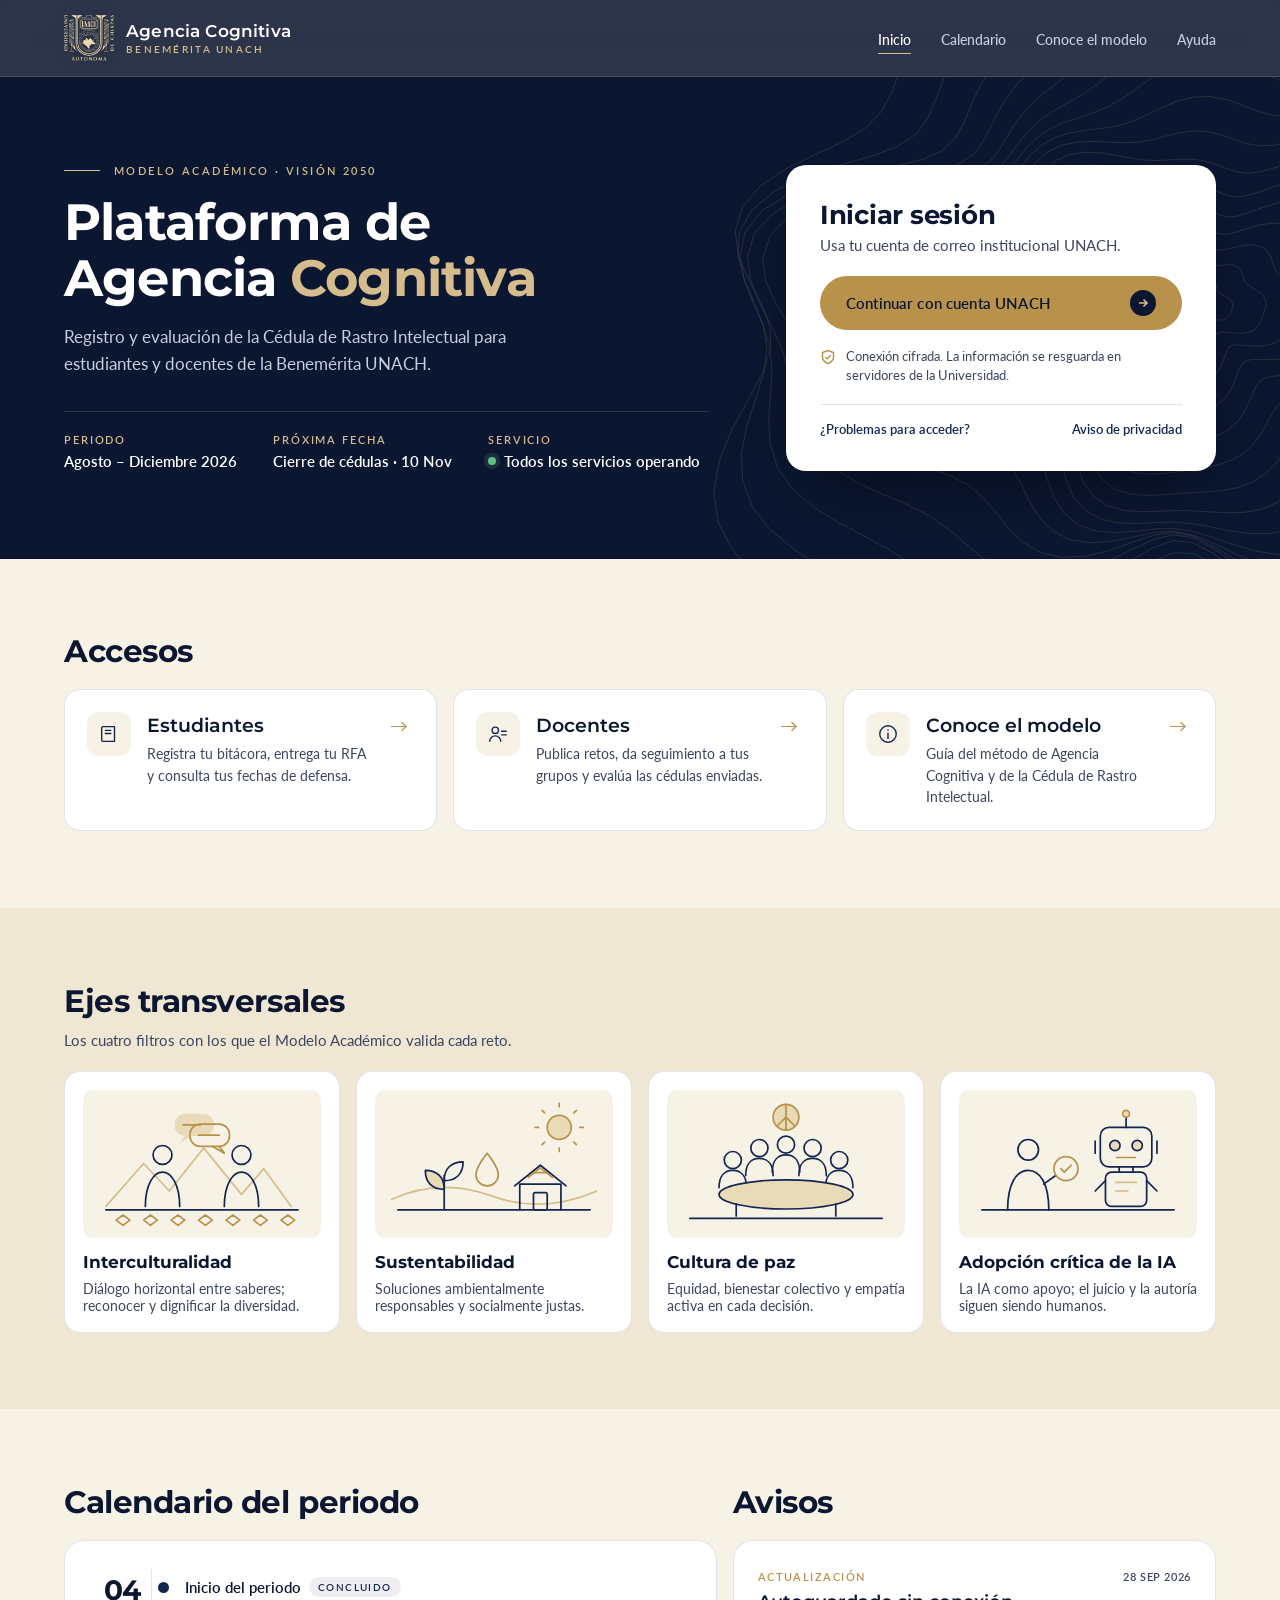
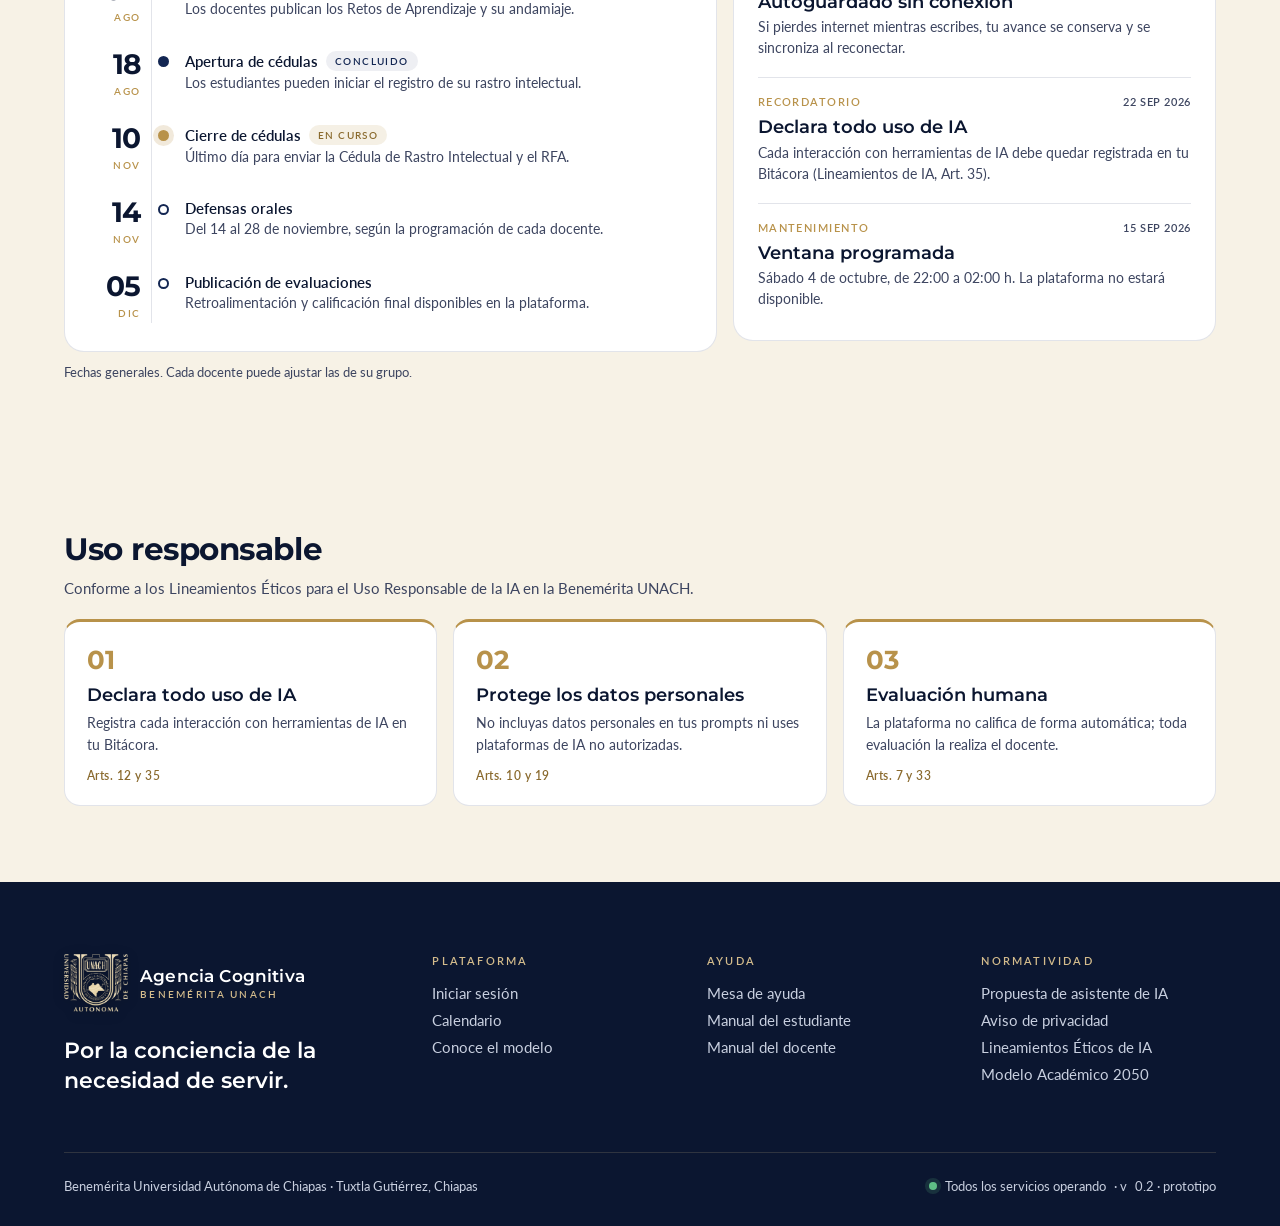
<file: prototipo-v3/index.html>
<!doctype html>
<html lang="es" class="no-js">
<head>
<meta charset="utf-8">
<meta name="viewport" content="width=device-width, initial-scale=1">
<title>Agencia Cognitiva · Benemérita UNACH</title>
<meta name="description" content="Portal de acceso a la Plataforma de Agencia Cognitiva de la Benemérita Universidad Autónoma de Chiapas.">
<meta name="theme-color" content="#0B1630">
<meta name="referrer" content="strict-origin-when-cross-origin">
<link rel="icon" href="assets/img/favicon.png">
<link rel="preconnect" href="https://fonts.googleapis.com">
<link rel="preconnect" href="https://fonts.gstatic.com" crossorigin>
<link rel="stylesheet" href="https://fonts.googleapis.com/css2?family=Montserrat:ital,wght@0,400..800;1,500&family=Lato:wght@400;700;900&display=swap">
<link rel="stylesheet" href="assets/css/tokens.css?v=20261009">
<link rel="stylesheet" href="assets/css/site.css?v=20261009">
<script src="assets/js/data.js?v=20261009" defer></script>
<script src="assets/js/site.js?v=20261009" defer></script>
</head>
<body class="portal">
<a class="skip" href="#contenido">Saltar al contenido</a>

<header class="nav solid" id="nav">
  <div class="wrap">
    <a href="index.html" class="brand" aria-label="Agencia Cognitiva, inicio">
      <img src="assets/img/unach-logo-light-sm.png" alt="Escudo de la Benemérita Universidad Autónoma de Chiapas" width="44" height="40">
      <span><b>Agencia Cognitiva</b><small>Benemérita UNACH</small></span>
    </a>
    <nav aria-label="Principal">
      <ul id="menu">
        <li><a href="index.html" aria-current="page">Inicio</a></li>
        <li><a href="#calendario-sec">Calendario</a></li>
        <li><a href="modelo.html">Conoce el modelo</a></li>
        <li><a href="#ayuda">Ayuda</a></li>
      </ul>
    </nav>
    <button class="burger" id="burger" aria-label="Abrir menú" aria-expanded="false" aria-controls="menu"><i></i><i></i></button>
  </div>
</header>

<main id="contenido">
<!-- Acceso -->
<section class="p-hero">
  <svg class="topo" data-topo="760,360,16,1.3" viewBox="0 0 1000 800" preserveAspectRatio="xMidYMid slice" aria-hidden="true"></svg>
  <div class="wrap p-hero-grid">
    <div>
      <div class="eyebrow label">Modelo Académico · Visión 2050</div>
      <h1>Plataforma de Agencia <em>Cognitiva</em></h1>
      <p class="p-lead">Registro y evaluación de la Cédula de Rastro Intelectual para estudiantes y docentes de la Benemérita UNACH.</p>
      <dl class="p-facts">
        <div><dt>Periodo</dt><dd data-periodo>Agosto – Diciembre 2026</dd></div>
        <div><dt>Próxima fecha</dt><dd id="proxima">—</dd></div>
        <div><dt>Servicio</dt><dd><i class="dot" aria-hidden="true"></i> <span data-status>Operando</span></dd></div>
      </dl>
    </div>

    <div class="p-login" role="region" aria-labelledby="acc-title">
      <h2 id="acc-title">Iniciar sesión</h2>
      <p>Usa tu cuenta de correo institucional UNACH.</p>
      <a href="plataforma.html" class="btn btn-gold btn-block">Continuar con cuenta UNACH <span class="arr" aria-hidden="true"><svg width="12" height="12" viewBox="0 0 12 12" fill="none" stroke="currentColor" stroke-width="1.6"><path d="M2 6h8M6.5 2.5 10 6l-3.5 3.5"/></svg></span></a>
      <div class="secure">
        <svg viewBox="0 0 16 16" aria-hidden="true"><path d="M8 1.5 2.5 3.5v4c0 3.4 2.3 5.9 5.5 7 3.2-1.1 5.5-3.6 5.5-7v-4Z"/><path d="m5.5 8 1.8 1.8L10.8 6.3"/></svg>
        <span>Conexión cifrada. La información se resguarda en servidores de la Universidad.</span>
      </div>
      <div class="alt"><a href="#ayuda">¿Problemas para acceder?</a><a href="#privacidad">Aviso de privacidad</a></div>
    </div>
  </div>
</section>

<!-- Accesos -->
<section class="p-sec">
  <div class="wrap">
    <h2 class="p-title">Accesos</h2>
    <div class="p-cards">
      <a href="plataforma.html" class="p-card">
        <span class="p-ico" aria-hidden="true"><svg viewBox="0 0 24 24"><path d="M4 5.5A1.5 1.5 0 0 1 5.5 4H18v16H5.5A1.5 1.5 0 0 1 4 18.5Z"/><path d="M8 8h6M8 11.5h6"/></svg></span>
        <div><h3>Estudiantes</h3><p>Registra tu bitácora, entrega tu RFA y consulta tus fechas de defensa.</p></div>
        <span class="p-go" aria-hidden="true">→</span>
      </a>
      <a href="plataforma.html" class="p-card">
        <span class="p-ico" aria-hidden="true"><svg viewBox="0 0 24 24"><circle cx="9" cy="8" r="3.5"/><path d="M3 20c0-3.3 2.7-6 6-6s6 2.7 6 6"/><path d="M16 9h5M16 13h5"/></svg></span>
        <div><h3>Docentes</h3><p>Publica retos, da seguimiento a tus grupos y evalúa las cédulas enviadas.</p></div>
        <span class="p-go" aria-hidden="true">→</span>
      </a>
      <a href="modelo.html" class="p-card">
        <span class="p-ico" aria-hidden="true"><svg viewBox="0 0 24 24"><circle cx="12" cy="12" r="9"/><path d="M12 11v6M12 7.5v.5"/></svg></span>
        <div><h3>Conoce el modelo</h3><p>Guía del método de Agencia Cognitiva y de la Cédula de Rastro Intelectual.</p></div>
        <span class="p-go" aria-hidden="true">→</span>
      </a>
    </div>
  </div>
</section>

<!-- Ejes transversales -->
<section class="p-sec p-sec-alt">
  <div class="wrap">
    <h2 class="p-title">Ejes transversales</h2>
    <p class="p-intro">Los cuatro filtros con los que el Modelo Académico valida cada reto.</p>
    <div class="p-ejes">
      <a href="modelo.html#ejes" class="p-eje"><svg class="ilu" viewBox="0 0 240 150" aria-hidden="true"><use href="assets/img/ejes.svg#ilu-inter"/></svg><h3>Interculturalidad</h3><p>Diálogo horizontal entre saberes; reconocer y dignificar la diversidad.</p></a>
      <a href="modelo.html#ejes" class="p-eje"><svg class="ilu" viewBox="0 0 240 150" aria-hidden="true"><use href="assets/img/ejes.svg#ilu-sust"/></svg><h3>Sustentabilidad</h3><p>Soluciones ambientalmente responsables y socialmente justas.</p></a>
      <a href="modelo.html#ejes" class="p-eje"><svg class="ilu" viewBox="0 0 240 150" aria-hidden="true"><use href="assets/img/ejes.svg#ilu-paz"/></svg><h3>Cultura de paz</h3><p>Equidad, bienestar colectivo y empatía activa en cada decisión.</p></a>
      <a href="modelo.html#ejes" class="p-eje"><svg class="ilu" viewBox="0 0 240 150" aria-hidden="true"><use href="assets/img/ejes.svg#ilu-ia"/></svg><h3>Adopción crítica de la IA</h3><p>La IA como apoyo; el juicio y la autoría siguen siendo humanos.</p></a>
    </div>
  </div>
</section>

<!-- Calendario y avisos -->
<section class="p-sec" id="calendario-sec">
  <div class="wrap">
    <div class="cal-grid">
      <div>
        <h2 class="p-title">Calendario del periodo</h2>
        <div class="panel"><ol class="timeline" id="calendario"></ol></div>
        <p class="p-note">Fechas generales. Cada docente puede ajustar las de su grupo.</p>
      </div>
      <div>
        <h2 class="p-title">Avisos</h2>
        <div class="panel"><ul class="news" id="avisos"></ul></div>
      </div>
    </div>
  </div>
</section>

<!-- Uso responsable -->
<section class="p-sec" id="privacidad">
  <div class="wrap">
    <h2 class="p-title">Uso responsable</h2>
    <p class="p-intro">Conforme a los Lineamientos Éticos para el Uso Responsable de la IA en la Benemérita UNACH.</p>
    <ol class="p-rules">
      <li><h3>Declara todo uso de IA</h3><p>Registra cada interacción con herramientas de IA en tu Bitácora.</p><small>Arts. 12 y 35</small></li>
      <li><h3>Protege los datos personales</h3><p>No incluyas datos personales en tus prompts ni uses plataformas de IA no autorizadas.</p><small>Arts. 10 y 19</small></li>
      <li><h3>Evaluación humana</h3><p>La plataforma no califica de forma automática; toda evaluación la realiza el docente.</p><small>Arts. 7 y 33</small></li>
    </ol>
  </div>
</section>
</main>

<footer id="ayuda">
  <div class="wrap">
    <div class="foot">
      <div>
        <a href="index.html" class="brand"><img src="assets/img/unach-logo-light-sm.png" alt="" width="64" height="58"><span><b>Agencia Cognitiva</b><small>Benemérita UNACH</small></span></a>
        <p class="motto">Por la conciencia de la necesidad de servir.</p>
      </div>
      <div><h5>Plataforma</h5><ul><li><a href="plataforma.html">Iniciar sesión</a></li><li><a href="#calendario-sec">Calendario</a></li><li><a href="modelo.html">Conoce el modelo</a></li></ul></div>
      <div><h5>Ayuda</h5><ul><li>Mesa de ayuda</li><li>Manual del estudiante</li><li>Manual del docente</li></ul></div>
      <div><h5>Normatividad</h5><ul><li><a href="ia.html">Propuesta de asistente de IA</a></li><li><a href="#privacidad">Aviso de privacidad</a></li><li>Lineamientos Éticos de IA</li><li>Modelo Académico 2050</li></ul></div>
    </div>
    <div class="legal">
      <span>Benemérita Universidad Autónoma de Chiapas · Tuxtla Gutiérrez, Chiapas</span>
      <span class="status"><i class="dot" aria-hidden="true"></i><span data-status>Operando</span> · v<span data-version>0.2</span></span>
    </div>
  </div>
</footer>
</body>
</html>
</file>
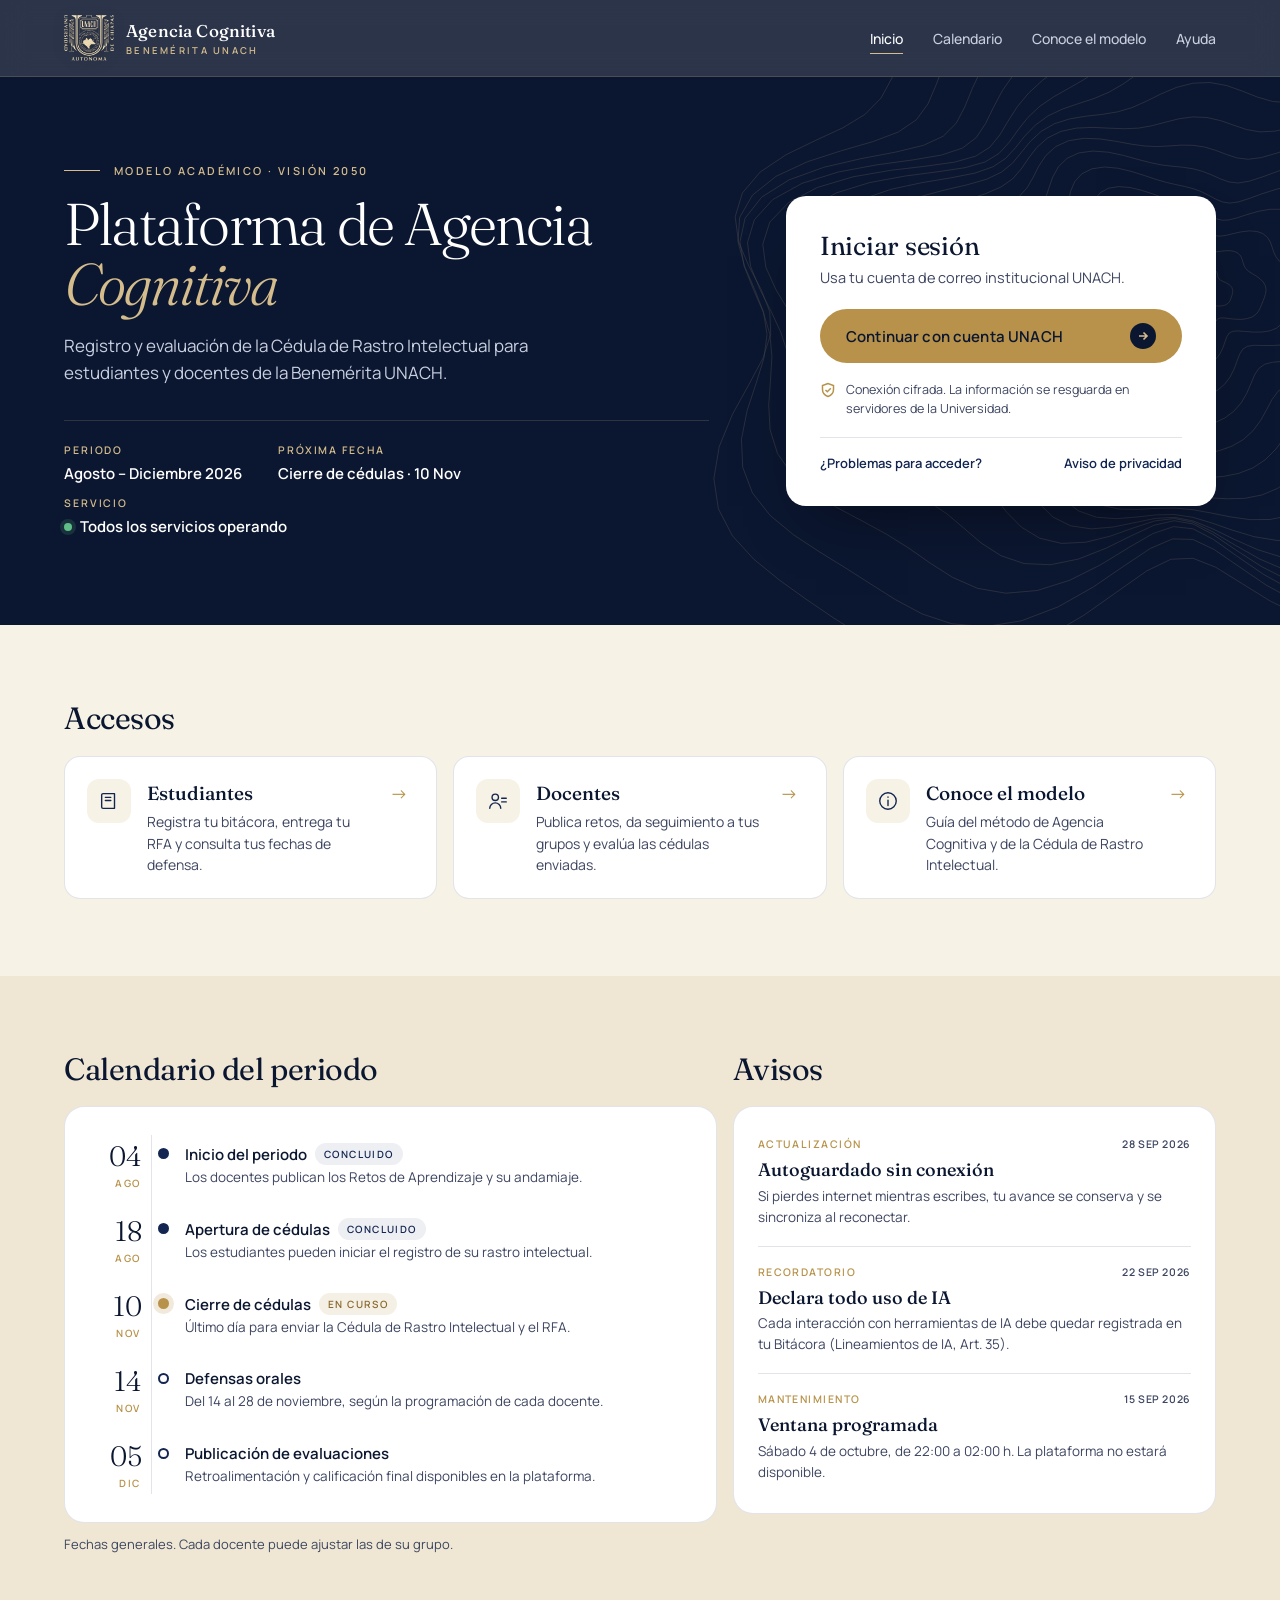
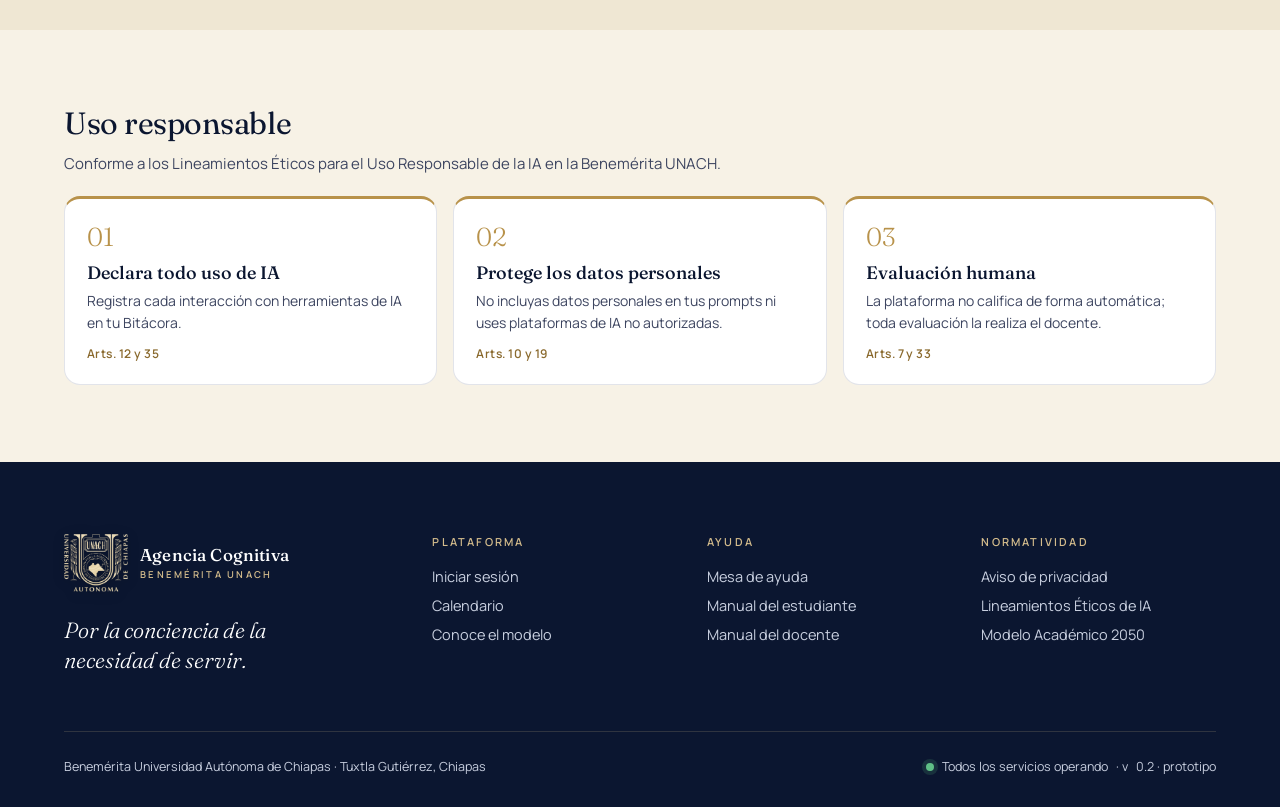
<file: prototipo/index.html>
<!doctype html>
<html lang="es" class="no-js">
<head>
<meta charset="utf-8">
<meta name="viewport" content="width=device-width, initial-scale=1">
<title>Agencia Cognitiva · Benemérita UNACH</title>
<meta name="description" content="Portal de acceso a la Plataforma de Agencia Cognitiva de la Benemérita Universidad Autónoma de Chiapas.">
<meta name="theme-color" content="#0B1630">
<meta name="referrer" content="strict-origin-when-cross-origin">
<link rel="icon" href="assets/img/favicon.png">
<link rel="preconnect" href="https://fonts.googleapis.com">
<link rel="preconnect" href="https://fonts.gstatic.com" crossorigin>
<link rel="stylesheet" href="https://fonts.googleapis.com/css2?family=Fraunces:ital,opsz,wght@0,9..144,300..700;1,9..144,300..600&family=Manrope:wght@400;500;600;700&display=swap">
<link rel="stylesheet" href="assets/css/tokens.css">
<link rel="stylesheet" href="assets/css/site.css">
<script src="assets/js/data.js" defer></script>
<script src="assets/js/site.js" defer></script>
</head>
<body class="portal">
<a class="skip" href="#contenido">Saltar al contenido</a>

<header class="nav solid" id="nav">
  <div class="wrap">
    <a href="index.html" class="brand" aria-label="Agencia Cognitiva, inicio">
      <img src="assets/img/unach-logo-light-sm.png" alt="Escudo de la Benemérita Universidad Autónoma de Chiapas" width="44" height="40">
      <span><b>Agencia Cognitiva</b><small>Benemérita UNACH</small></span>
    </a>
    <nav aria-label="Principal">
      <ul id="menu">
        <li><a href="index.html" aria-current="page">Inicio</a></li>
        <li><a href="#calendario-sec">Calendario</a></li>
        <li><a href="modelo.html">Conoce el modelo</a></li>
        <li><a href="#ayuda">Ayuda</a></li>
      </ul>
    </nav>
    <button class="burger" id="burger" aria-label="Abrir menú" aria-expanded="false" aria-controls="menu"><i></i><i></i></button>
  </div>
</header>

<main id="contenido">
<!-- Acceso -->
<section class="p-hero">
  <svg class="topo" data-topo="760,360,16,1.3" viewBox="0 0 1000 800" preserveAspectRatio="xMidYMid slice" aria-hidden="true"></svg>
  <div class="wrap p-hero-grid">
    <div>
      <div class="eyebrow label">Modelo Académico · Visión 2050</div>
      <h1>Plataforma de Agencia <em>Cognitiva</em></h1>
      <p class="p-lead">Registro y evaluación de la Cédula de Rastro Intelectual para estudiantes y docentes de la Benemérita UNACH.</p>
      <dl class="p-facts">
        <div><dt>Periodo</dt><dd data-periodo>Agosto – Diciembre 2026</dd></div>
        <div><dt>Próxima fecha</dt><dd id="proxima">—</dd></div>
        <div><dt>Servicio</dt><dd><i class="dot" aria-hidden="true"></i> <span data-status>Operando</span></dd></div>
      </dl>
    </div>

    <div class="p-login" role="region" aria-labelledby="acc-title">
      <h2 id="acc-title">Iniciar sesión</h2>
      <p>Usa tu cuenta de correo institucional UNACH.</p>
      <a href="plataforma.html" class="btn btn-gold btn-block">Continuar con cuenta UNACH <span class="arr" aria-hidden="true"><svg width="12" height="12" viewBox="0 0 12 12" fill="none" stroke="currentColor" stroke-width="1.6"><path d="M2 6h8M6.5 2.5 10 6l-3.5 3.5"/></svg></span></a>
      <div class="secure">
        <svg viewBox="0 0 16 16" aria-hidden="true"><path d="M8 1.5 2.5 3.5v4c0 3.4 2.3 5.9 5.5 7 3.2-1.1 5.5-3.6 5.5-7v-4Z"/><path d="m5.5 8 1.8 1.8L10.8 6.3"/></svg>
        <span>Conexión cifrada. La información se resguarda en servidores de la Universidad.</span>
      </div>
      <div class="alt"><a href="#ayuda">¿Problemas para acceder?</a><a href="#privacidad">Aviso de privacidad</a></div>
    </div>
  </div>
</section>

<!-- Accesos -->
<section class="p-sec">
  <div class="wrap">
    <h2 class="p-title">Accesos</h2>
    <div class="p-cards">
      <a href="plataforma.html" class="p-card">
        <span class="p-ico" aria-hidden="true"><svg viewBox="0 0 24 24"><path d="M4 5.5A1.5 1.5 0 0 1 5.5 4H18v16H5.5A1.5 1.5 0 0 1 4 18.5Z"/><path d="M8 8h6M8 11.5h6"/></svg></span>
        <div><h3>Estudiantes</h3><p>Registra tu bitácora, entrega tu RFA y consulta tus fechas de defensa.</p></div>
        <span class="p-go" aria-hidden="true">→</span>
      </a>
      <a href="plataforma.html" class="p-card">
        <span class="p-ico" aria-hidden="true"><svg viewBox="0 0 24 24"><circle cx="9" cy="8" r="3.5"/><path d="M3 20c0-3.3 2.7-6 6-6s6 2.7 6 6"/><path d="M16 9h5M16 13h5"/></svg></span>
        <div><h3>Docentes</h3><p>Publica retos, da seguimiento a tus grupos y evalúa las cédulas enviadas.</p></div>
        <span class="p-go" aria-hidden="true">→</span>
      </a>
      <a href="modelo.html" class="p-card">
        <span class="p-ico" aria-hidden="true"><svg viewBox="0 0 24 24"><circle cx="12" cy="12" r="9"/><path d="M12 11v6M12 7.5v.5"/></svg></span>
        <div><h3>Conoce el modelo</h3><p>Guía del método de Agencia Cognitiva y de la Cédula de Rastro Intelectual.</p></div>
        <span class="p-go" aria-hidden="true">→</span>
      </a>
    </div>
  </div>
</section>

<!-- Calendario y avisos -->
<section class="p-sec p-sec-alt" id="calendario-sec">
  <div class="wrap">
    <div class="cal-grid">
      <div>
        <h2 class="p-title">Calendario del periodo</h2>
        <div class="panel"><ol class="timeline" id="calendario"></ol></div>
        <p class="p-note">Fechas generales. Cada docente puede ajustar las de su grupo.</p>
      </div>
      <div>
        <h2 class="p-title">Avisos</h2>
        <div class="panel"><ul class="news" id="avisos"></ul></div>
      </div>
    </div>
  </div>
</section>

<!-- Uso responsable -->
<section class="p-sec" id="privacidad">
  <div class="wrap">
    <h2 class="p-title">Uso responsable</h2>
    <p class="p-intro">Conforme a los Lineamientos Éticos para el Uso Responsable de la IA en la Benemérita UNACH.</p>
    <ol class="p-rules">
      <li><h3>Declara todo uso de IA</h3><p>Registra cada interacción con herramientas de IA en tu Bitácora.</p><small>Arts. 12 y 35</small></li>
      <li><h3>Protege los datos personales</h3><p>No incluyas datos personales en tus prompts ni uses plataformas de IA no autorizadas.</p><small>Arts. 10 y 19</small></li>
      <li><h3>Evaluación humana</h3><p>La plataforma no califica de forma automática; toda evaluación la realiza el docente.</p><small>Arts. 7 y 33</small></li>
    </ol>
  </div>
</section>
</main>

<footer id="ayuda">
  <div class="wrap">
    <div class="foot">
      <div>
        <a href="index.html" class="brand"><img src="assets/img/unach-logo-light-sm.png" alt="" width="64" height="58"><span><b>Agencia Cognitiva</b><small>Benemérita UNACH</small></span></a>
        <p class="motto">Por la conciencia de la necesidad de servir.</p>
      </div>
      <div><h5>Plataforma</h5><ul><li><a href="plataforma.html">Iniciar sesión</a></li><li><a href="#calendario-sec">Calendario</a></li><li><a href="modelo.html">Conoce el modelo</a></li></ul></div>
      <div><h5>Ayuda</h5><ul><li>Mesa de ayuda</li><li>Manual del estudiante</li><li>Manual del docente</li></ul></div>
      <div><h5>Normatividad</h5><ul><li><a href="#privacidad">Aviso de privacidad</a></li><li>Lineamientos Éticos de IA</li><li>Modelo Académico 2050</li></ul></div>
    </div>
    <div class="legal">
      <span>Benemérita Universidad Autónoma de Chiapas · Tuxtla Gutiérrez, Chiapas</span>
      <span class="status"><i class="dot" aria-hidden="true"></i><span data-status>Operando</span> · v<span data-version>0.2</span></span>
    </div>
  </div>
</footer>
</body>
</html>
</file>
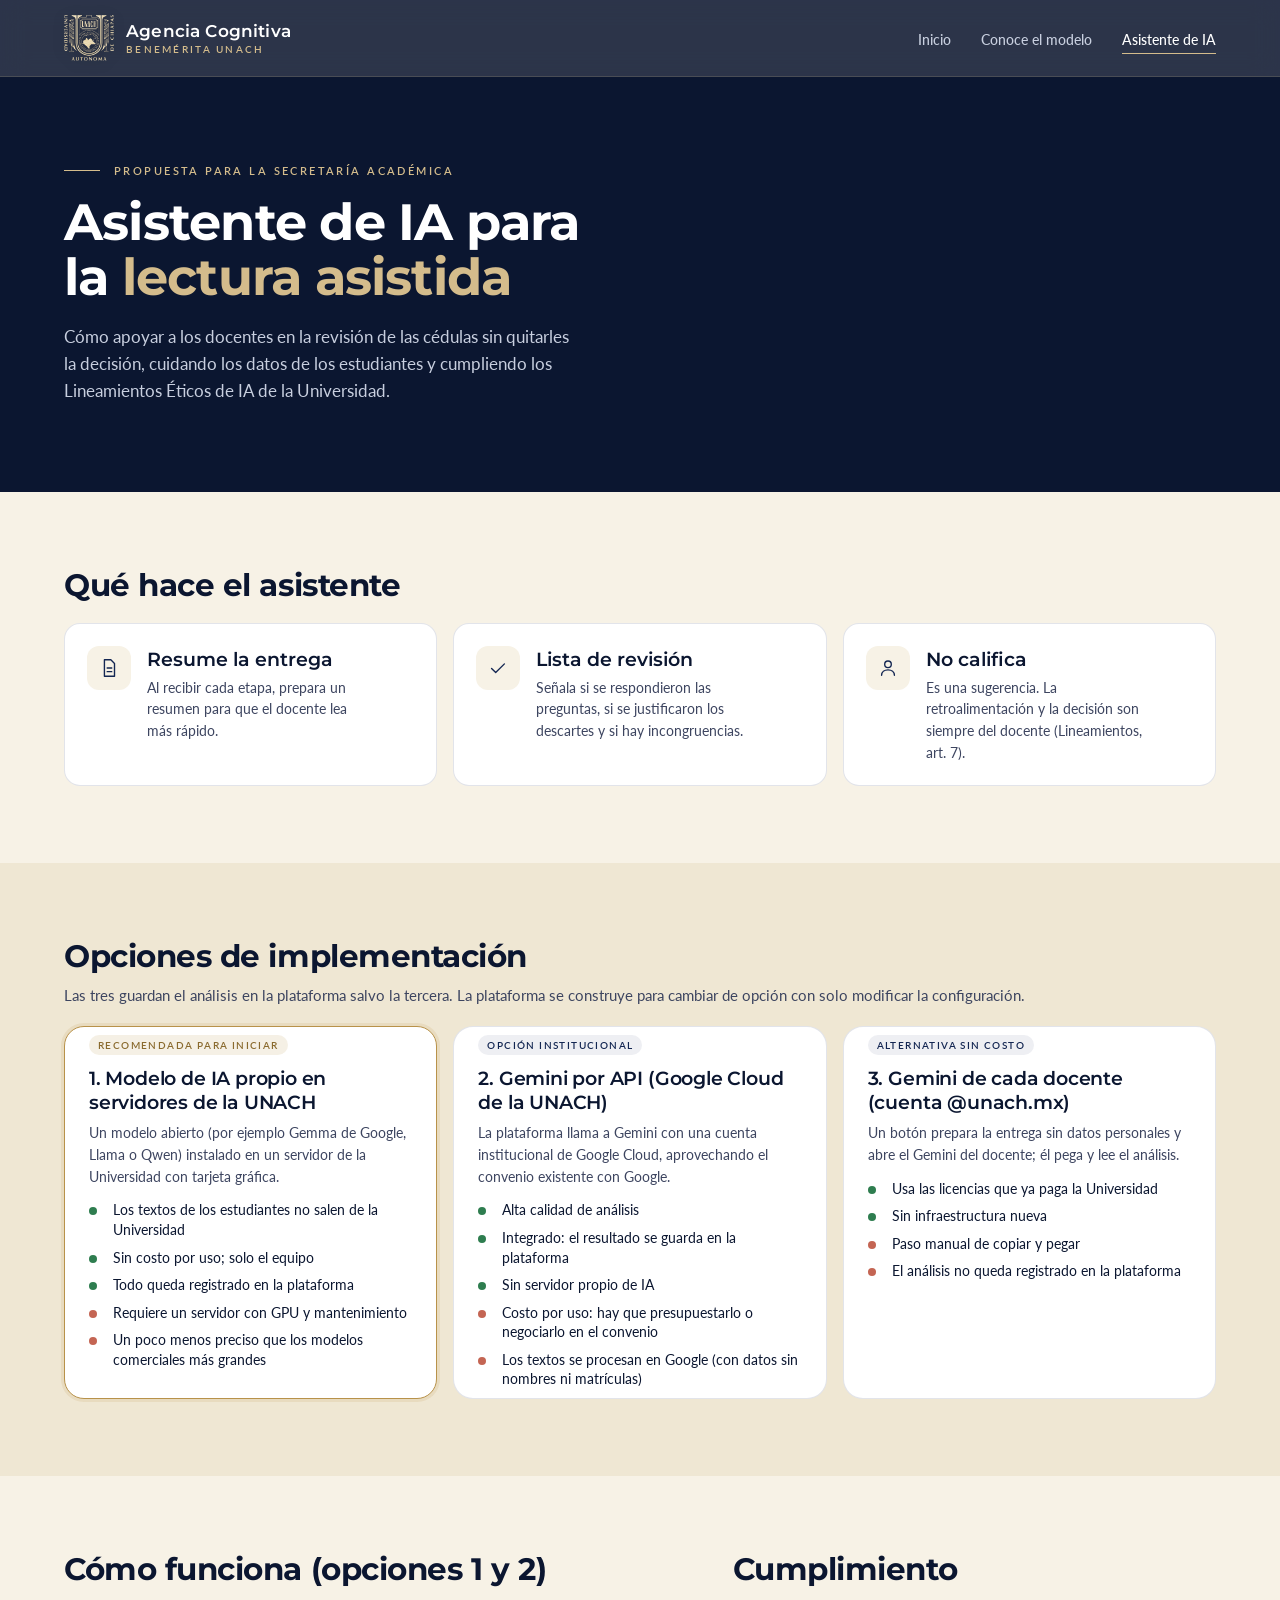
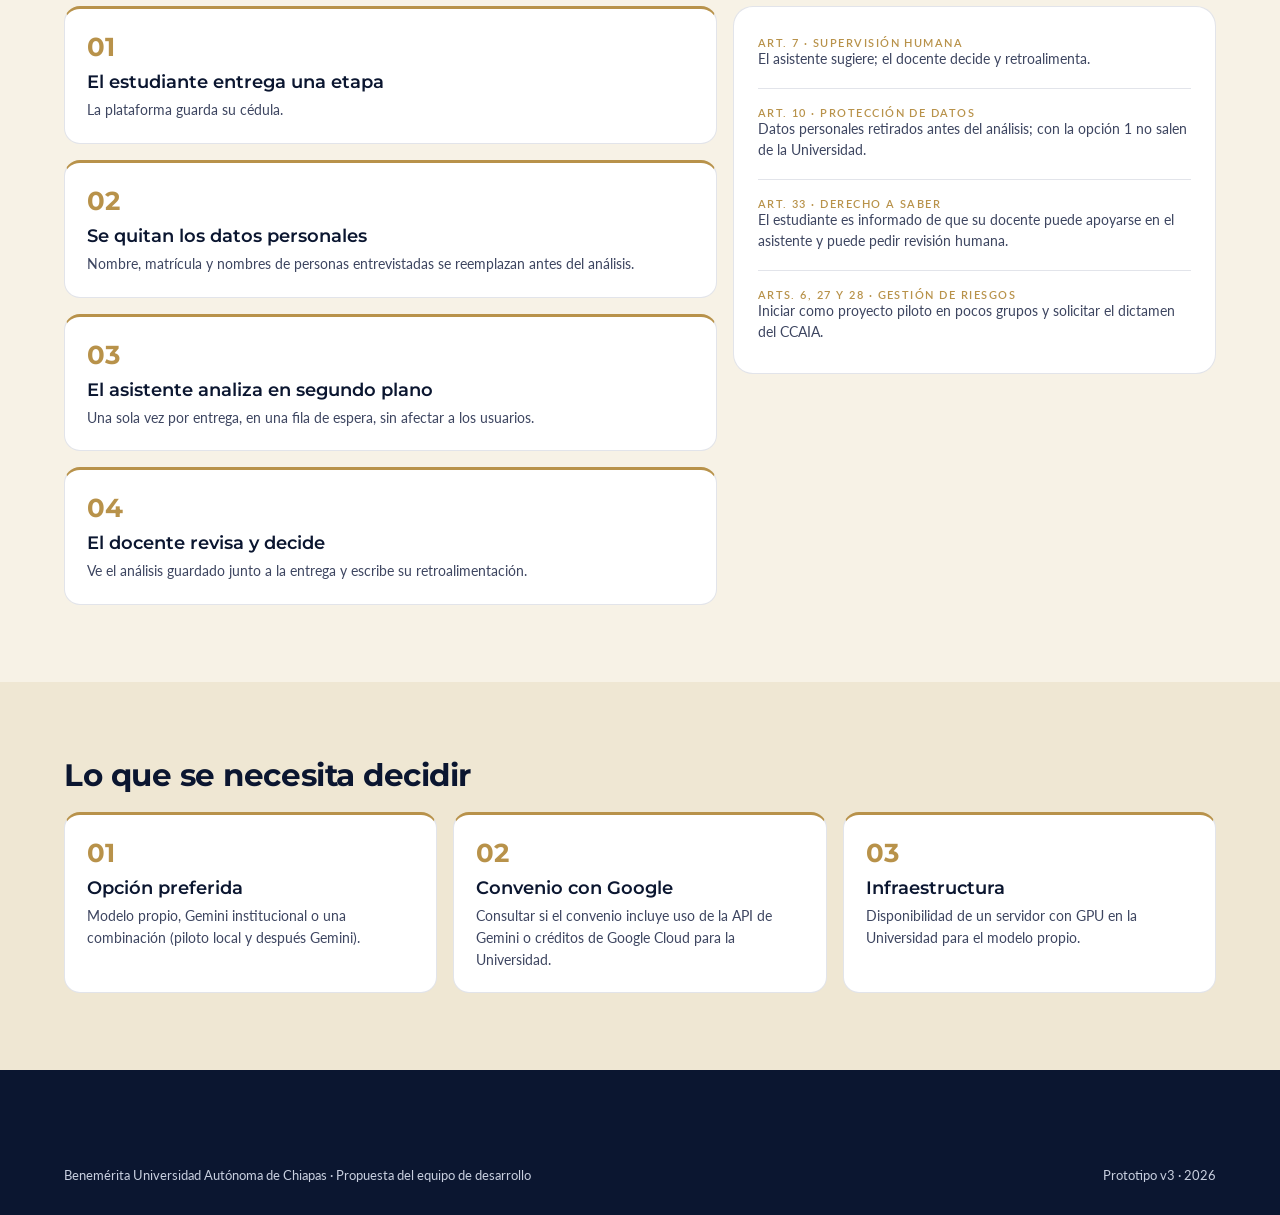
<file: prototipo-v3/ia.html>
<!doctype html>
<html lang="es" class="no-js">
<head>
<meta charset="utf-8">
<meta name="viewport" content="width=device-width, initial-scale=1">
<title>Asistente de IA · Agencia Cognitiva UNACH</title>
<meta name="description" content="Opciones para integrar inteligencia artificial en la lectura asistida de la Plataforma de Agencia Cognitiva.">
<meta name="theme-color" content="#0B1630">
<meta name="referrer" content="strict-origin-when-cross-origin">
<link rel="icon" href="assets/img/favicon.png">
<link rel="preconnect" href="https://fonts.googleapis.com">
<link rel="preconnect" href="https://fonts.gstatic.com" crossorigin>
<link rel="stylesheet" href="https://fonts.googleapis.com/css2?family=Montserrat:ital,wght@0,400..800;1,500&family=Lato:wght@400;700;900&display=swap">
<link rel="stylesheet" href="assets/css/tokens.css?v=20261009">
<link rel="stylesheet" href="assets/css/site.css?v=20261009">
<script src="assets/js/site.js?v=20261009" defer></script>
</head>
<body class="portal">
<a class="skip" href="#contenido">Saltar al contenido</a>
<header class="nav solid" id="nav">
  <div class="wrap">
    <a href="index.html" class="brand" aria-label="Agencia Cognitiva, inicio">
      <img src="assets/img/unach-logo-light-sm.png" alt="Escudo de la Benemérita Universidad Autónoma de Chiapas" width="44" height="40">
      <span><b>Agencia Cognitiva</b><small>Benemérita UNACH</small></span>
    </a>
    <nav aria-label="Principal">
      <ul id="menu">
        <li><a href="index.html">Inicio</a></li>
        <li><a href="modelo.html">Conoce el modelo</a></li>
        <li><a href="ia.html" aria-current="page">Asistente de IA</a></li>
      </ul>
    </nav>
    <button class="burger" id="burger" aria-label="Abrir menú" aria-expanded="false" aria-controls="menu"><i></i><i></i></button>
  </div>
</header>

<main id="contenido">
<section class="p-hero">
  <div class="wrap">
    <div class="eyebrow label">Propuesta para la Secretaría Académica</div>
    <h1>Asistente de IA para la <em>lectura asistida</em></h1>
    <p class="p-lead">Cómo apoyar a los docentes en la revisión de las cédulas sin quitarles la decisión, cuidando los datos de los estudiantes y cumpliendo los Lineamientos Éticos de IA de la Universidad.</p>
  </div>
</section>

<section class="p-sec">
  <div class="wrap">
    <h2 class="p-title">Qué hace el asistente</h2>
    <div class="p-cards">
      <div class="p-card"><span class="p-ico" aria-hidden="true"><svg viewBox="0 0 24 24"><path d="M7 3h7l4 4v14H7Z"/><path d="M10 12h5M10 16h5"/></svg></span><div><h3>Resume la entrega</h3><p>Al recibir cada etapa, prepara un resumen para que el docente lea más rápido.</p></div></div>
      <div class="p-card"><span class="p-ico" aria-hidden="true"><svg viewBox="0 0 24 24"><path d="M5 12.5l4.5 4.5L19 7.5"/></svg></span><div><h3>Lista de revisión</h3><p>Señala si se respondieron las preguntas, si se justificaron los descartes y si hay incongruencias.</p></div></div>
      <div class="p-card"><span class="p-ico" aria-hidden="true"><svg viewBox="0 0 24 24"><circle cx="12" cy="8" r="3.6"/><path d="M5 20c0-3.6 3.1-6 7-6s7 2.4 7 6"/></svg></span><div><h3>No califica</h3><p>Es una sugerencia. La retroalimentación y la decisión son siempre del docente (Lineamientos, art. 7).</p></div></div>
    </div>
  </div>
</section>

<section class="p-sec p-sec-alt">
  <div class="wrap">
    <h2 class="p-title">Opciones de implementación</h2>
    <p class="p-intro">Las tres guardan el análisis en la plataforma salvo la tercera. La plataforma se construye para cambiar de opción con solo modificar la configuración.</p>
    <div class="ia-opts">
      <article class="panel ia-opt rec">
        <span class="tag now">Recomendada para iniciar</span>
        <h3>1. Modelo de IA propio en servidores de la UNACH</h3>
        <p>Un modelo abierto (por ejemplo Gemma de Google, Llama o Qwen) instalado en un servidor de la Universidad con tarjeta gráfica.</p>
        <ul class="ia-l"><li class="y">Los textos de los estudiantes no salen de la Universidad</li><li class="y">Sin costo por uso; solo el equipo</li><li class="y">Todo queda registrado en la plataforma</li><li class="n">Requiere un servidor con GPU y mantenimiento</li><li class="n">Un poco menos preciso que los modelos comerciales más grandes</li></ul>
      </article>
      <article class="panel ia-opt">
        <span class="tag done">Opción institucional</span>
        <h3>2. Gemini por API (Google Cloud de la UNACH)</h3>
        <p>La plataforma llama a Gemini con una cuenta institucional de Google Cloud, aprovechando el convenio existente con Google.</p>
        <ul class="ia-l"><li class="y">Alta calidad de análisis</li><li class="y">Integrado: el resultado se guarda en la plataforma</li><li class="y">Sin servidor propio de IA</li><li class="n">Costo por uso: hay que presupuestarlo o negociarlo en el convenio</li><li class="n">Los textos se procesan en Google (con datos sin nombres ni matrículas)</li></ul>
      </article>
      <article class="panel ia-opt">
        <span class="tag done">Alternativa sin costo</span>
        <h3>3. Gemini de cada docente (cuenta @unach.mx)</h3>
        <p>Un botón prepara la entrega sin datos personales y abre el Gemini del docente; él pega y lee el análisis.</p>
        <ul class="ia-l"><li class="y">Usa las licencias que ya paga la Universidad</li><li class="y">Sin infraestructura nueva</li><li class="n">Paso manual de copiar y pegar</li><li class="n">El análisis no queda registrado en la plataforma</li></ul>
      </article>
    </div>
  </div>
</section>

<section class="p-sec">
  <div class="wrap">
    <div class="cal-grid">
      <div>
        <h2 class="p-title">Cómo funciona (opciones 1 y 2)</h2>
        <ol class="p-rules ia-flow">
          <li><h3>El estudiante entrega una etapa</h3><p>La plataforma guarda su cédula.</p></li>
          <li><h3>Se quitan los datos personales</h3><p>Nombre, matrícula y nombres de personas entrevistadas se reemplazan antes del análisis.</p></li>
          <li><h3>El asistente analiza en segundo plano</h3><p>Una sola vez por entrega, en una fila de espera, sin afectar a los usuarios.</p></li>
          <li><h3>El docente revisa y decide</h3><p>Ve el análisis guardado junto a la entrega y escribe su retroalimentación.</p></li>
        </ol>
      </div>
      <div>
        <h2 class="p-title">Cumplimiento</h2>
        <div class="panel"><ul class="news">
          <li><div class="k"><span>Art. 7 · Supervisión humana</span></div><p>El asistente sugiere; el docente decide y retroalimenta.</p></li>
          <li><div class="k"><span>Art. 10 · Protección de datos</span></div><p>Datos personales retirados antes del análisis; con la opción 1 no salen de la Universidad.</p></li>
          <li><div class="k"><span>Art. 33 · Derecho a saber</span></div><p>El estudiante es informado de que su docente puede apoyarse en el asistente y puede pedir revisión humana.</p></li>
          <li><div class="k"><span>Arts. 6, 27 y 28 · Gestión de riesgos</span></div><p>Iniciar como proyecto piloto en pocos grupos y solicitar el dictamen del CCAIA.</p></li>
        </ul></div>
      </div>
    </div>
  </div>
</section>

<section class="p-sec p-sec-alt">
  <div class="wrap">
    <h2 class="p-title">Lo que se necesita decidir</h2>
    <ol class="p-rules">
      <li><h3>Opción preferida</h3><p>Modelo propio, Gemini institucional o una combinación (piloto local y después Gemini).</p></li>
      <li><h3>Convenio con Google</h3><p>Consultar si el convenio incluye uso de la API de Gemini o créditos de Google Cloud para la Universidad.</p></li>
      <li><h3>Infraestructura</h3><p>Disponibilidad de un servidor con GPU en la Universidad para el modelo propio.</p></li>
    </ol>
  </div>
</section>
</main>

<footer id="ayuda">
  <div class="wrap">
    <div class="legal">
      <span>Benemérita Universidad Autónoma de Chiapas · Propuesta del equipo de desarrollo</span>
      <span>Prototipo v3 · 2026</span>
    </div>
  </div>
</footer>
</body>
</html>
</file>
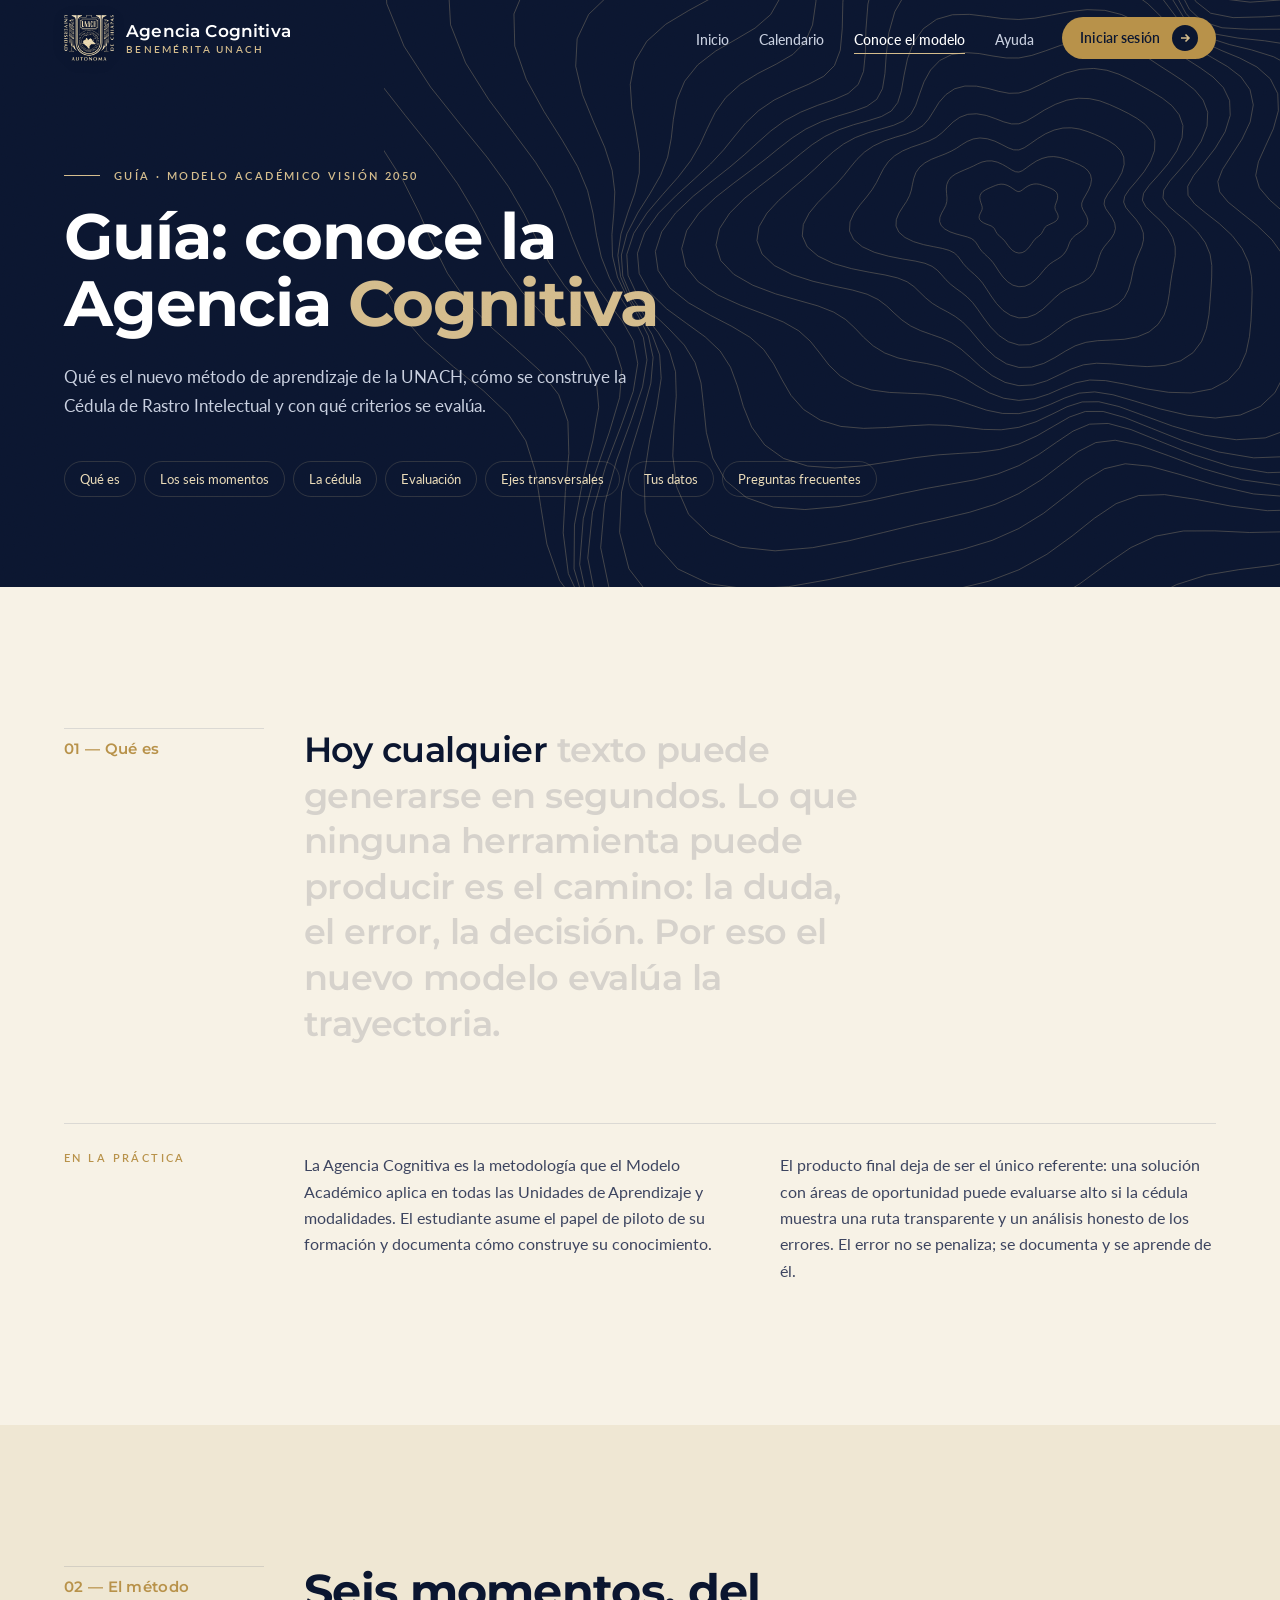
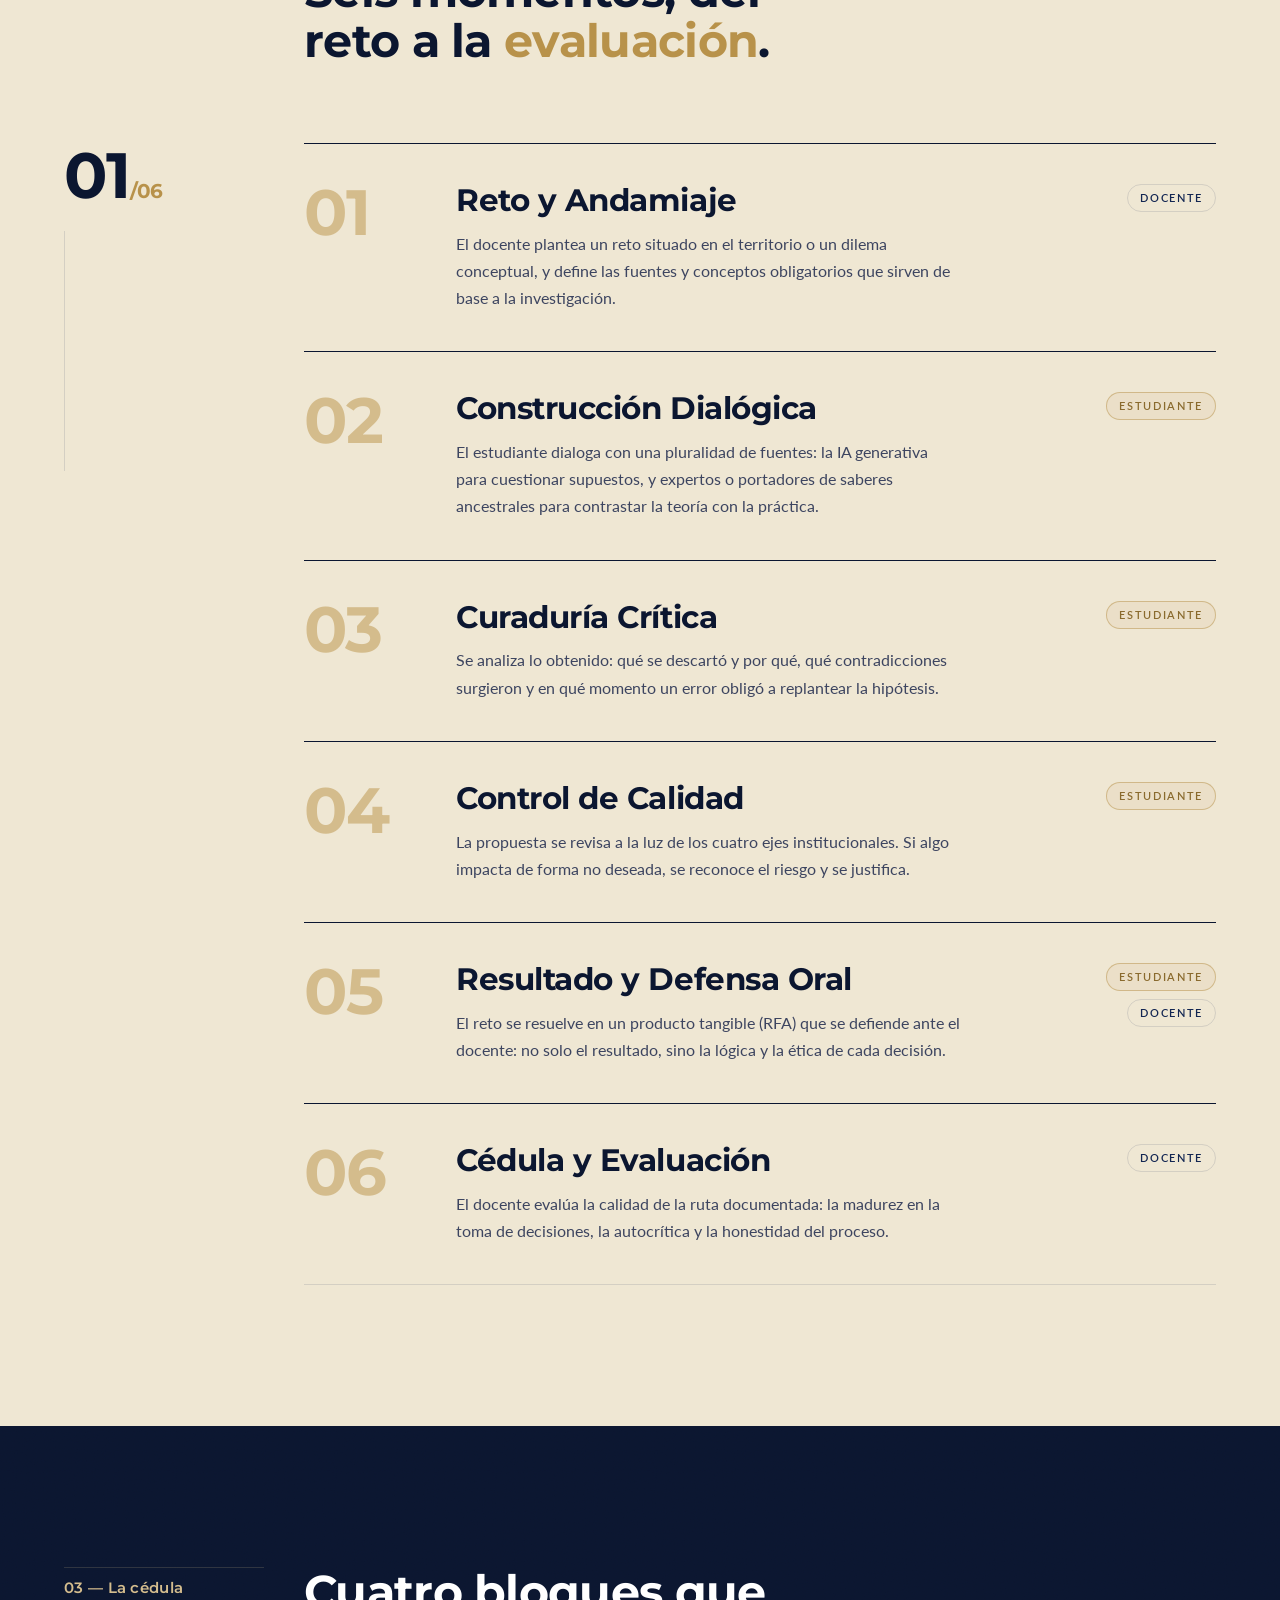
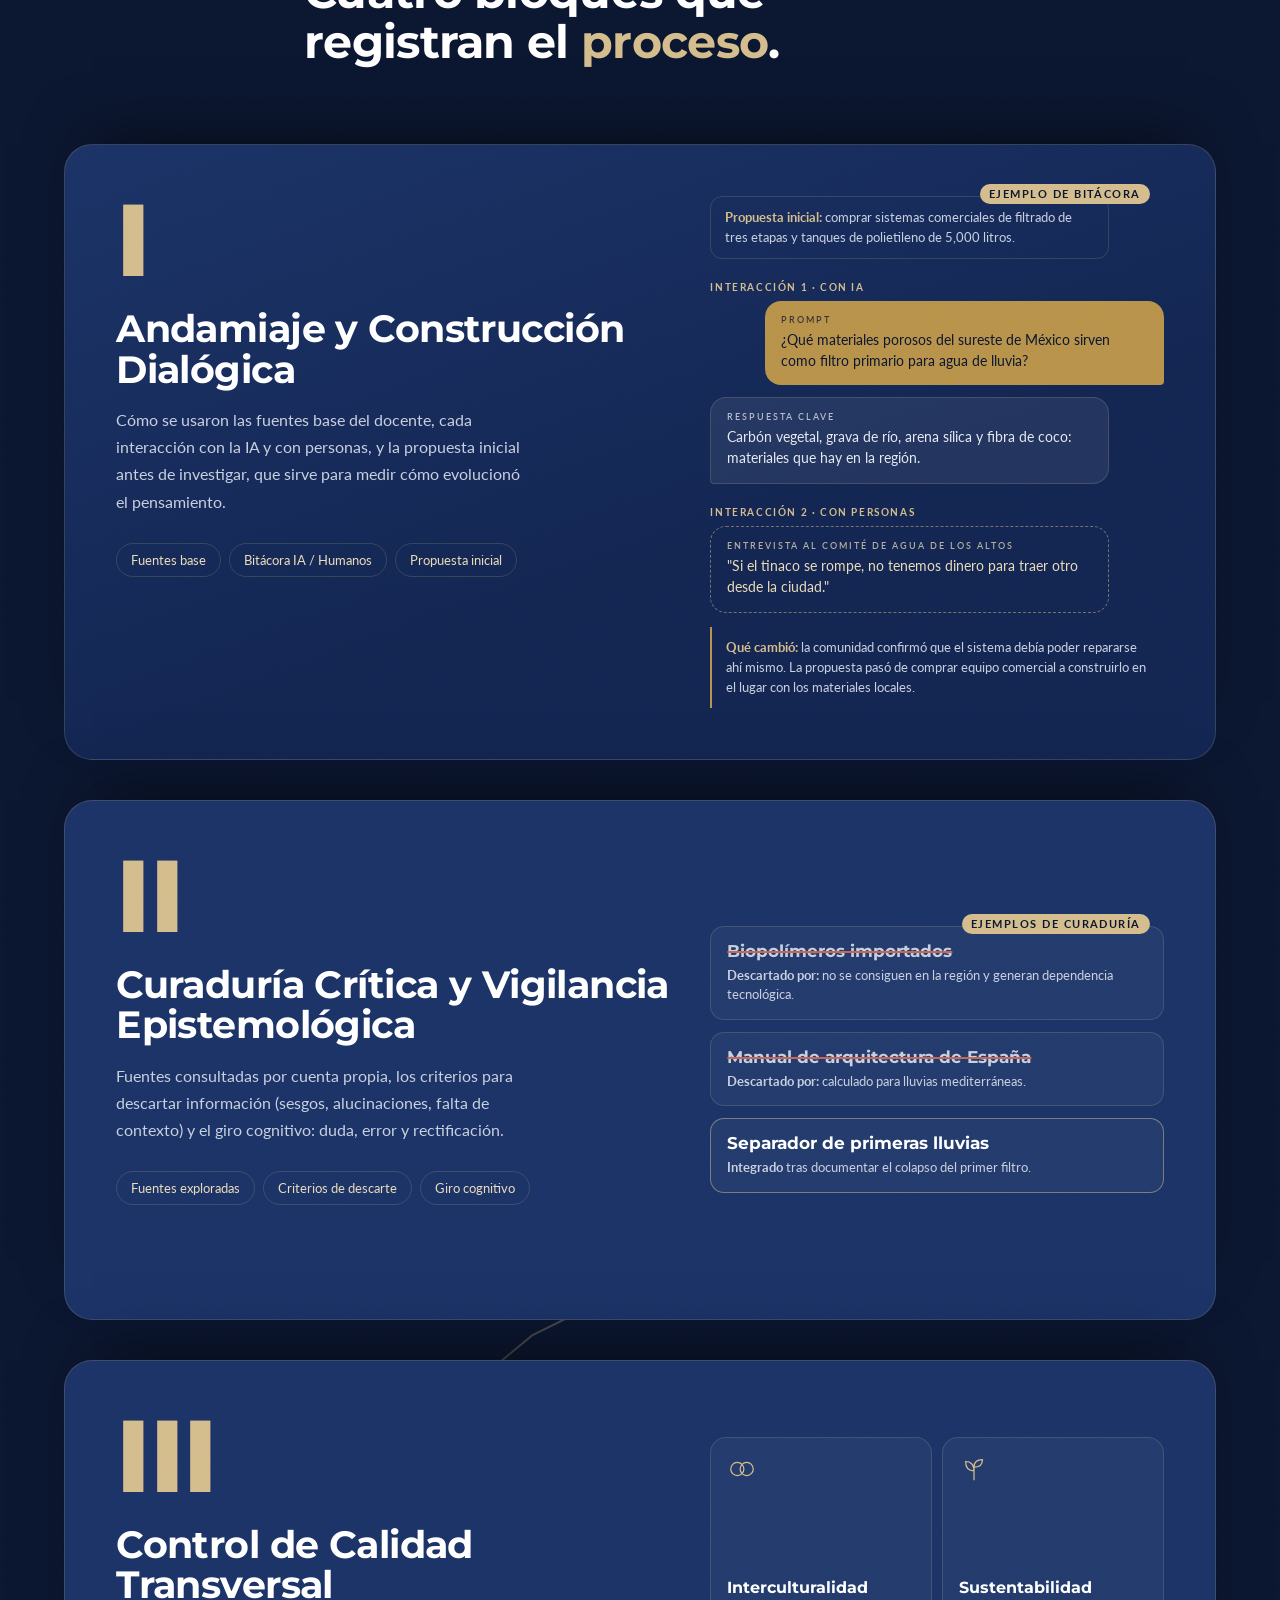
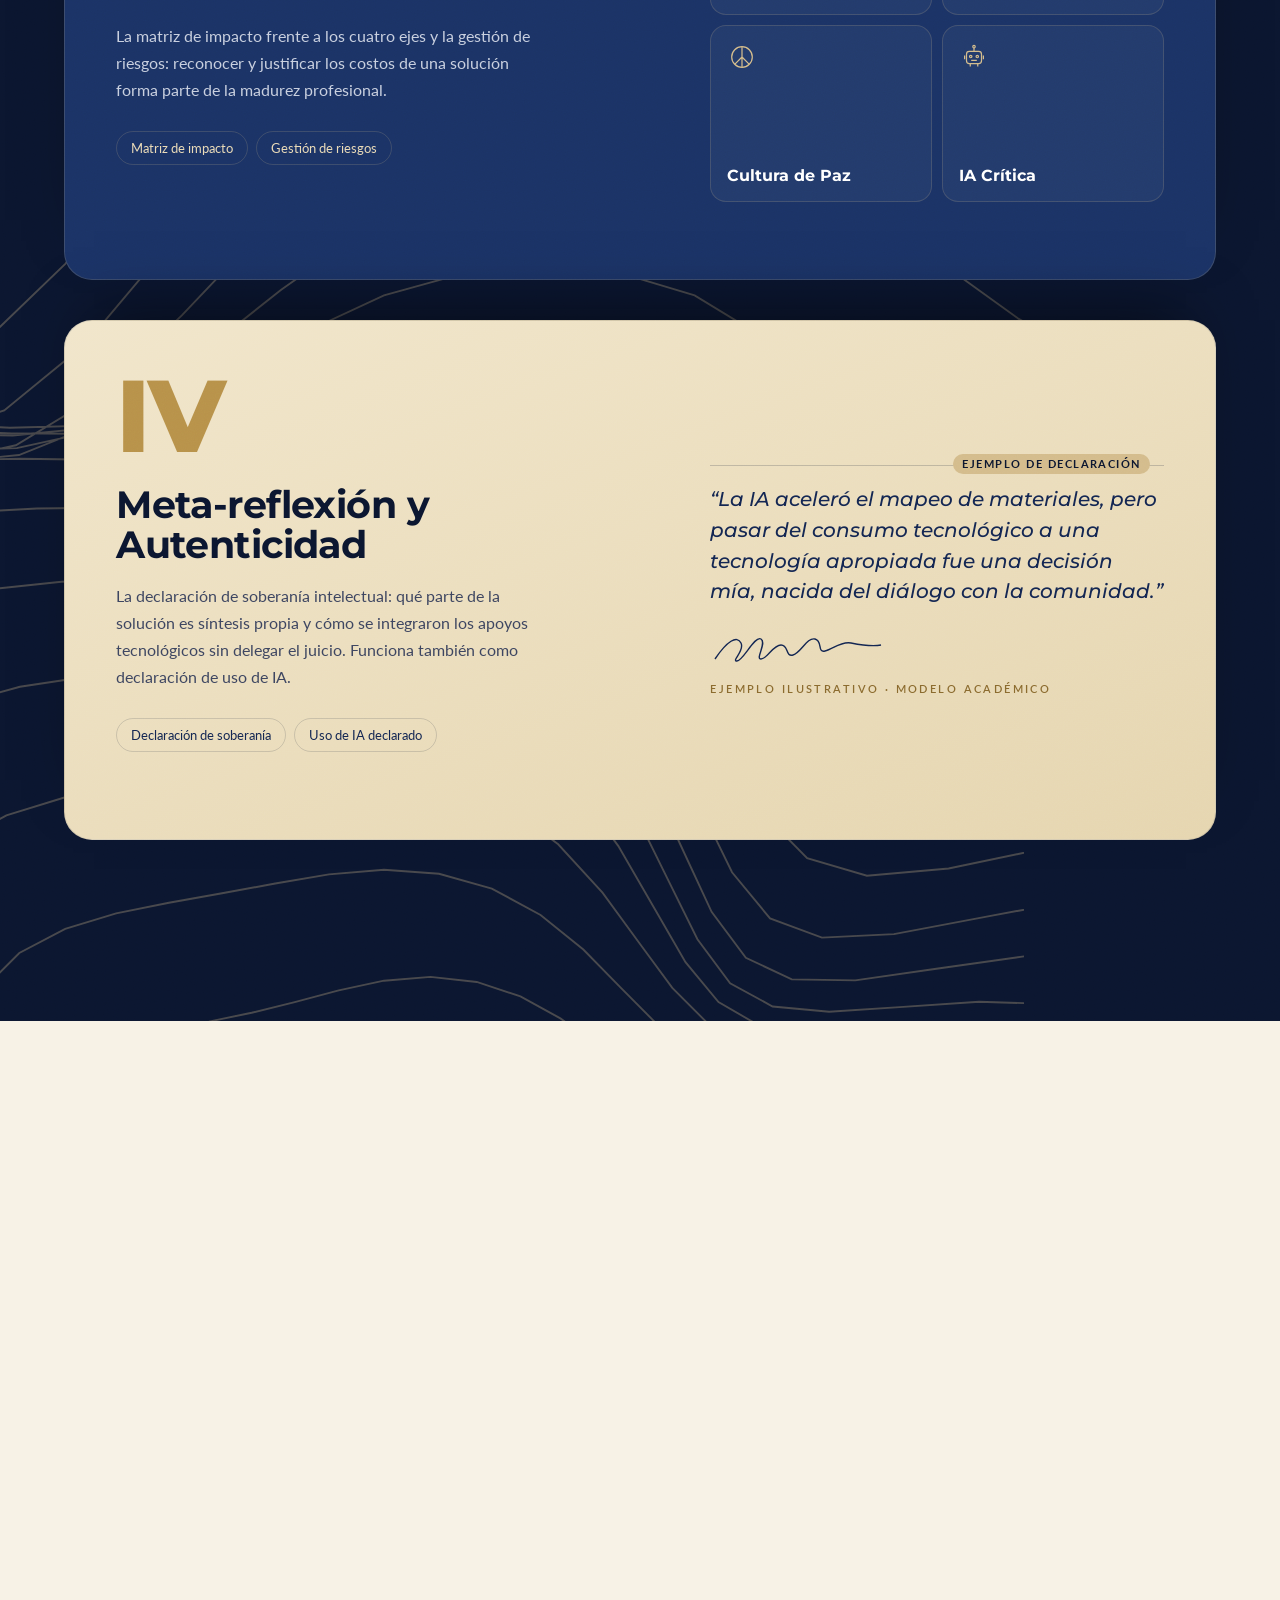
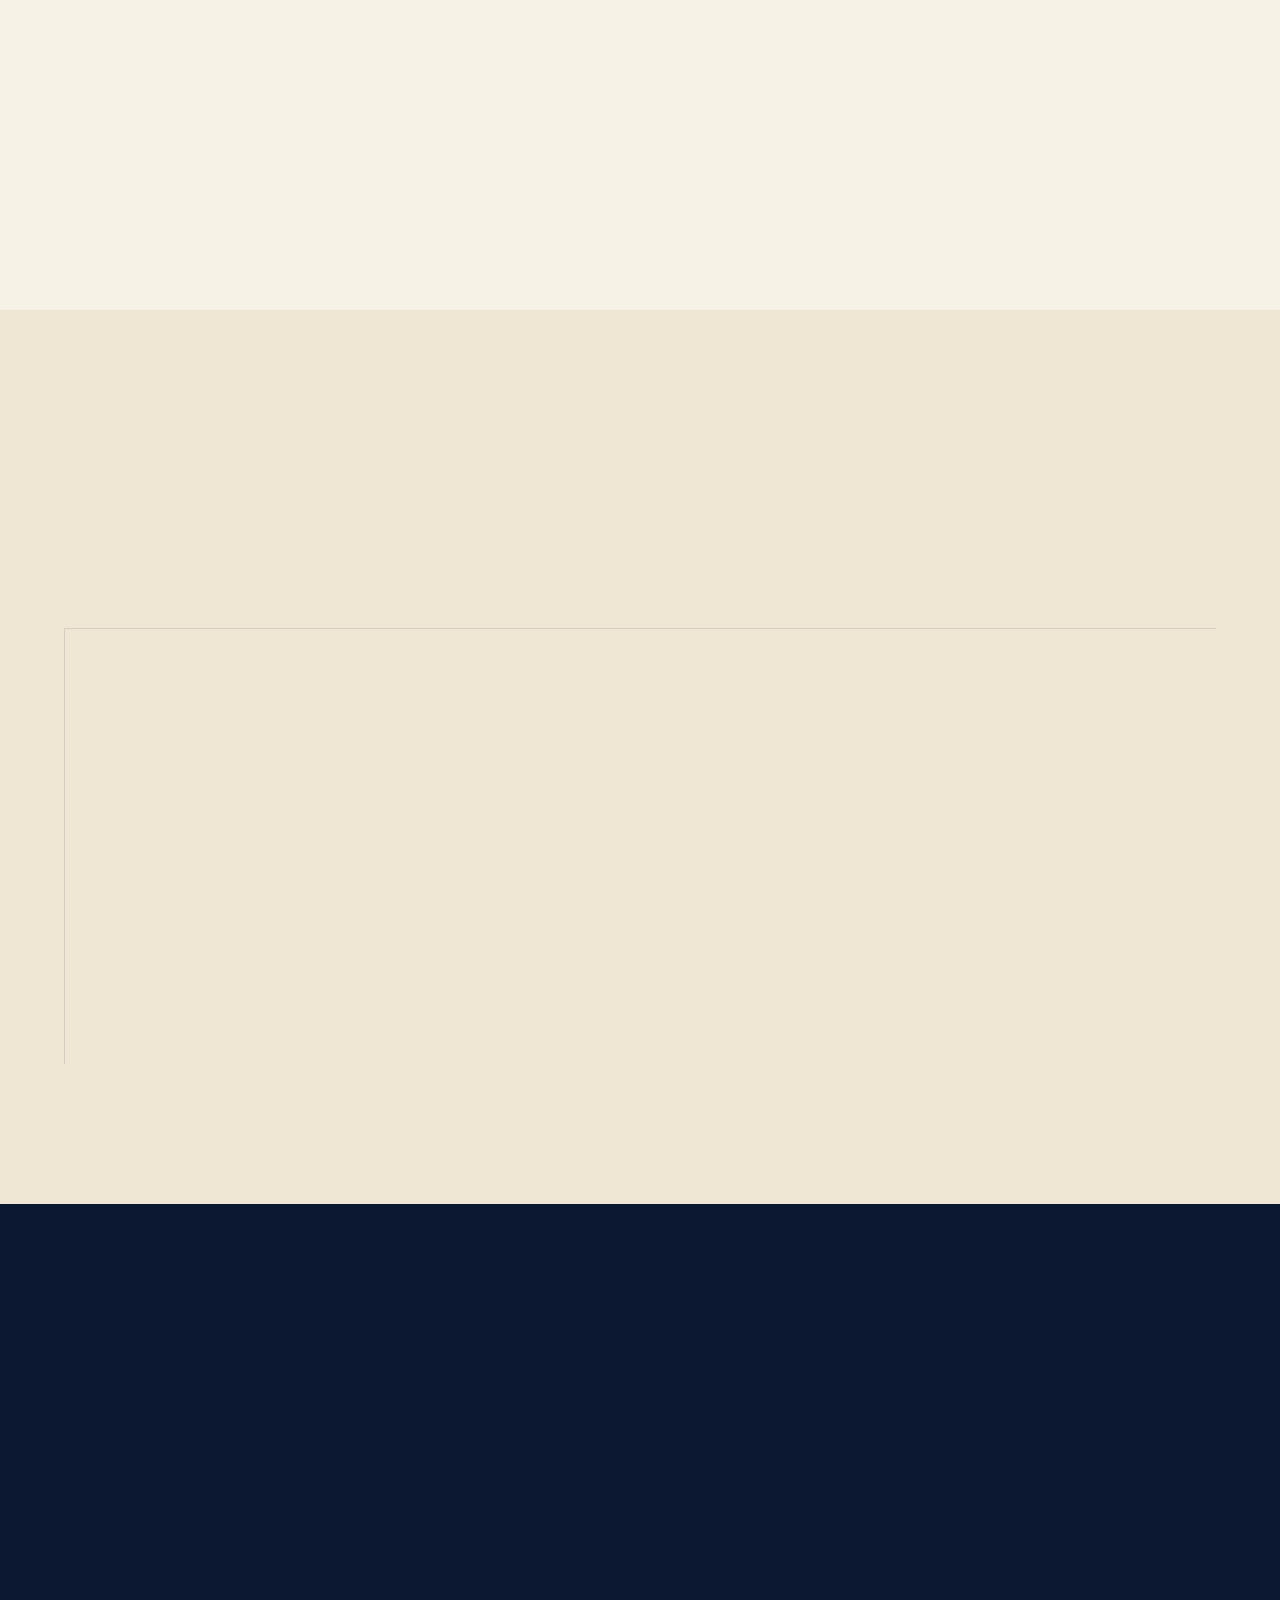
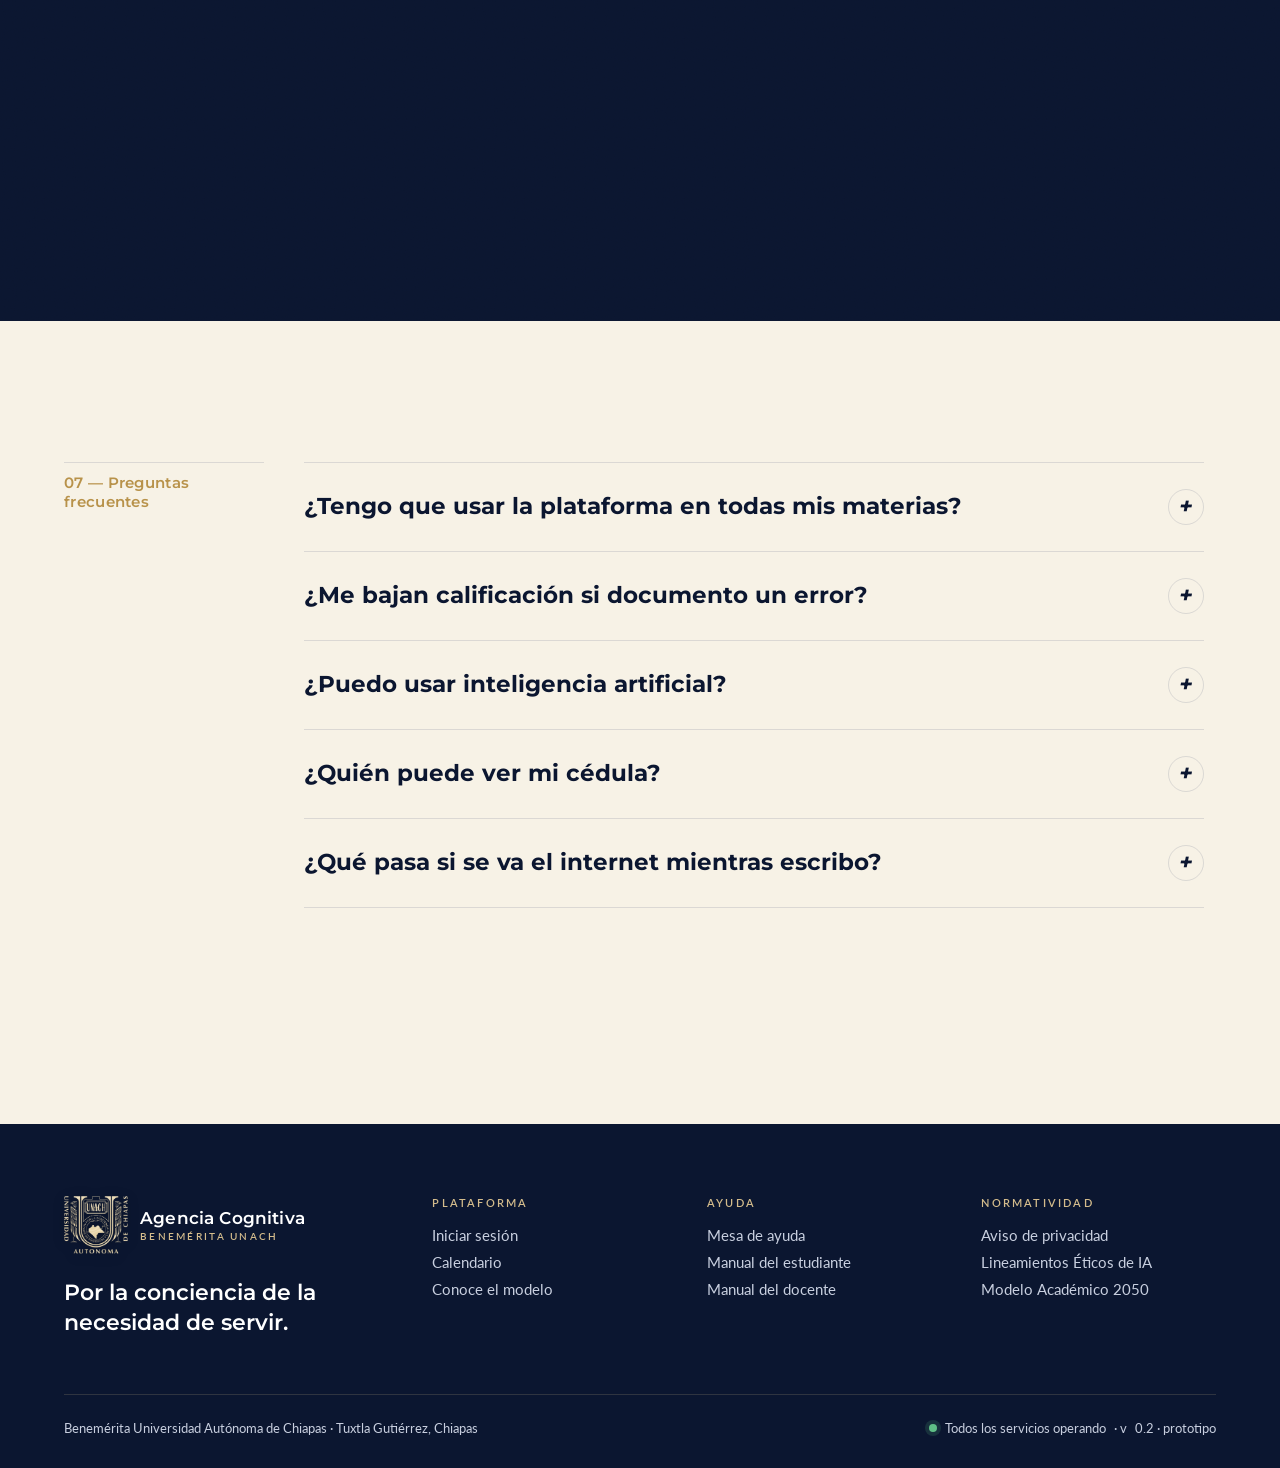
<file: prototipo-v3/modelo.html>
<!doctype html>
<html lang="es" class="no-js">
<head>
<meta charset="utf-8">
<meta name="viewport" content="width=device-width, initial-scale=1">
<title>Guía: conoce el modelo · Agencia Cognitiva UNACH</title>
<meta name="description" content="Guía de la metodología de Agencia Cognitiva y la Cédula de Rastro Intelectual del Modelo Académico Visión 2050 de la Benemérita UNACH.">
<meta name="theme-color" content="#0B1630">
<meta name="referrer" content="strict-origin-when-cross-origin">
<link rel="icon" href="assets/img/favicon.png">
<link rel="preconnect" href="https://fonts.googleapis.com">
<link rel="preconnect" href="https://fonts.gstatic.com" crossorigin>
<link rel="stylesheet" href="https://fonts.googleapis.com/css2?family=Montserrat:ital,wght@0,400..800;1,500&family=Lato:wght@400;700;900&display=swap">
<link rel="stylesheet" href="assets/css/tokens.css?v=20261009">
<link rel="stylesheet" href="assets/css/site.css?v=20261009">
<script src="assets/js/data.js?v=20261009" defer></script>
<script src="assets/js/site.js?v=20261009" defer></script>
</head>
<body>
<a class="skip" href="#contenido">Saltar al contenido</a>

<header class="nav" id="nav">
  <div class="wrap">
    <a href="index.html" class="brand" aria-label="Agencia Cognitiva, inicio">
      <img src="assets/img/unach-logo-light-sm.png" alt="Escudo de la Benemérita Universidad Autónoma de Chiapas" width="44" height="40">
      <span><b>Agencia Cognitiva</b><small>Benemérita UNACH</small></span>
    </a>
    <nav aria-label="Principal">
      <ul id="menu">
        <li><a href="index.html">Inicio</a></li>
        <li><a href="index.html#calendario-sec">Calendario</a></li>
        <li><a href="modelo.html" aria-current="page">Conoce el modelo</a></li>
        <li><a href="index.html#ayuda">Ayuda</a></li>
      </ul>
    </nav>
    <a href="plataforma.html" class="btn btn-gold btn-sm">Iniciar sesión <span class="arr" aria-hidden="true"><svg width="12" height="12" viewBox="0 0 12 12" fill="none" stroke="currentColor" stroke-width="1.6"><path d="M2 6h8M6.5 2.5 10 6l-3.5 3.5"/></svg></span></a>
    <button class="burger" id="burger" aria-label="Abrir menú" aria-expanded="false" aria-controls="menu"><i></i><i></i></button>
  </div>
</header>

<main id="contenido">
<section class="page-hero grain">
  <svg class="topo" data-topo="620,380,20,3.2" viewBox="0 0 1000 800" preserveAspectRatio="xMidYMid slice" aria-hidden="true"></svg>
  <div class="wrap">
    <div class="eyebrow label">Guía · Modelo Académico Visión 2050</div>
    <h1>Guía: conoce la Agencia <em>Cognitiva</em></h1>
    <p>Qué es el nuevo método de aprendizaje de la UNACH, cómo se construye la Cédula de Rastro Intelectual y con qué criterios se evalúa.</p>
    <nav class="toc" aria-label="Contenido de la guía">
      <a href="#que-es">Qué es</a><a href="#metodo">Los seis momentos</a><a href="#cedula">La cédula</a><a href="#evaluacion">Evaluación</a><a href="#ejes">Ejes transversales</a><a href="#datos">Tus datos</a><a href="#faq">Preguntas frecuentes</a>
    </nav>
  </div>
</section>

<!-- 01 Qué es -->
<section class="manifest sec" id="que-es">
  <div class="wrap">
    <div class="sec-head">
      <div class="sec-num">01 — Qué es</div>
      <p class="big" id="words" data-gold="camino:|trayectoria.">Hoy cualquier texto puede generarse en segundos. Lo que ninguna herramienta puede producir es el camino: la duda, el error, la decisión. Por eso el nuevo modelo evalúa la trayectoria.</p>
    </div>
    <div class="manifest-foot rv">
      <div class="label">En la práctica</div>
      <p>La Agencia Cognitiva es la metodología que el Modelo Académico aplica en todas las Unidades de Aprendizaje y modalidades. El estudiante asume el papel de piloto de su formación y documenta cómo construye su conocimiento.</p>
      <p>El producto final deja de ser el único referente: una solución con áreas de oportunidad puede evaluarse alto si la cédula muestra una ruta transparente y un análisis honesto de los errores. El error no se penaliza; se documenta y se aprende de él.</p>
    </div>
  </div>
</section>

<!-- 02 Método -->
<section class="method sec" id="metodo">
  <div class="wrap">
    <div class="sec-head rv">
      <div class="sec-num">02 — El método</div>
      <h2 class="title">Seis momentos, del reto a la <em>evaluación</em>.</h2>
    </div>
    <div class="method-grid">
      <aside class="m-rail" aria-hidden="true"><div class="stick"><div class="count"><span id="mCount">01</span><small>/06</small></div><div class="bar"><i id="mBar"></i></div></div></aside>
      <ol class="steps" id="steps">
        <li><span class="n">01</span><div><h3>Reto y Andamiaje</h3><p>El docente plantea un reto situado en el territorio o un dilema conceptual, y define las fuentes y conceptos obligatorios que sirven de base a la investigación.</p></div><div class="who"><span class="chip">Docente</span></div></li>
        <li><span class="n">02</span><div><h3>Construcción Dialógica</h3><p>El estudiante dialoga con una pluralidad de fuentes: la IA generativa para cuestionar supuestos, y expertos o portadores de saberes ancestrales para contrastar la teoría con la práctica.</p></div><div class="who"><span class="chip g">Estudiante</span></div></li>
        <li><span class="n">03</span><div><h3>Curaduría Crítica</h3><p>Se analiza lo obtenido: qué se descartó y por qué, qué contradicciones surgieron y en qué momento un error obligó a replantear la hipótesis.</p></div><div class="who"><span class="chip g">Estudiante</span></div></li>
        <li><span class="n">04</span><div><h3>Control de Calidad</h3><p>La propuesta se revisa a la luz de los cuatro ejes institucionales. Si algo impacta de forma no deseada, se reconoce el riesgo y se justifica.</p></div><div class="who"><span class="chip g">Estudiante</span></div></li>
        <li><span class="n">05</span><div><h3>Resultado y Defensa Oral</h3><p>El reto se resuelve en un producto tangible (RFA) que se defiende ante el docente: no solo el resultado, sino la lógica y la ética de cada decisión.</p></div><div class="who"><span class="chip g">Estudiante</span><span class="chip">Docente</span></div></li>
        <li><span class="n">06</span><div><h3>Cédula y Evaluación</h3><p>El docente evalúa la calidad de la ruta documentada: la madurez en la toma de decisiones, la autocrítica y la honestidad del proceso.</p></div><div class="who"><span class="chip">Docente</span></div></li>
      </ol>
    </div>
  </div>
</section>

<!-- 03 Cédula -->
<section class="cedula sec grain" id="cedula">
  <svg class="topo" data-topo="500,700,20,4.1" viewBox="0 0 1000 800" preserveAspectRatio="xMidYMid slice" aria-hidden="true"></svg>
  <div class="wrap dark">
    <div class="sec-head rv">
      <div class="sec-num">03 — La cédula</div>
      <h2 class="title">Cuatro bloques que registran el <em>proceso</em>.</h2>
    </div>
    <div class="stack">
      <article class="cblock">
        <div>
          <div class="roman" aria-hidden="true">I</div>
          <h3>Andamiaje y Construcción Dialógica</h3>
          <p class="desc">Cómo se usaron las fuentes base del docente, cada interacción con la IA y con personas, y la propuesta inicial antes de investigar, que sirve para medir cómo evolucionó el pensamiento.</p>
          <ul class="fields"><li>Fuentes base</li><li>Bitácora IA / Humanos</li><li>Propuesta inicial</li></ul>
        </div>
        <div class="viz chat" aria-hidden="true"><span class="ex-tag">Ejemplo de bitácora</span>
          <p class="bit-ini"><b>Propuesta inicial:</b> comprar sistemas comerciales de filtrado de tres etapas y tanques de polietileno de 5,000 litros.</p>
          <span class="bit-h">Interacción 1 · con IA</span>
          <div class="bub q"><span class="label">Prompt</span>¿Qué materiales porosos del sureste de México sirven como filtro primario para agua de lluvia?</div>
          <div class="bub a"><span class="label">Respuesta clave</span>Carbón vegetal, grava de río, arena sílica y fibra de coco: materiales que hay en la región.</div>
          <span class="bit-h">Interacción 2 · con personas</span>
          <div class="bub h"><span class="label">Entrevista al comité de agua de Los Altos</span>"Si el tinaco se rompe, no tenemos dinero para traer otro desde la ciudad."</div>
          <p class="bit-link"><b>Qué cambió:</b> la comunidad confirmó que el sistema debía poder repararse ahí mismo. La propuesta pasó de comprar equipo comercial a construirlo en el lugar con los materiales locales.</p>
        </div>
      </article>
      <article class="cblock">
        <div>
          <div class="roman" aria-hidden="true">II</div>
          <h3>Curaduría Crítica y Vigilancia Epistemológica</h3>
          <p class="desc">Fuentes consultadas por cuenta propia, los criterios para descartar información (sesgos, alucinaciones, falta de contexto) y el giro cognitivo: duda, error y rectificación.</p>
          <ul class="fields"><li>Fuentes exploradas</li><li>Criterios de descarte</li><li>Giro cognitivo</li></ul>
        </div>
        <div class="viz cards-desc" aria-hidden="true"><span class="ex-tag">Ejemplos de curaduría</span>
          <div class="cd x"><b>Biopolímeros importados</b><small><em class="cd-why">Descartado por:</em> no se consiguen en la región y generan dependencia tecnológica.</small></div>
          <div class="cd x"><b>Manual de arquitectura de España</b><small><em class="cd-why">Descartado por:</em> calculado para lluvias mediterráneas.</small></div>
          <div class="cd ok"><b>Separador de primeras lluvias</b><small><em class="cd-why">Integrado</em> tras documentar el colapso del primer filtro.</small></div>
        </div>
      </article>
      <article class="cblock">
        <div>
          <div class="roman" aria-hidden="true">III</div>
          <h3>Control de Calidad Transversal</h3>
          <p class="desc">La matriz de impacto frente a los cuatro ejes y la gestión de riesgos: reconocer y justificar los costos de una solución forma parte de la madurez profesional.</p>
          <ul class="fields"><li>Matriz de impacto</li><li>Gestión de riesgos</li></ul>
        </div>
        <div class="viz quad" aria-hidden="true">
          <div><svg viewBox="0 0 32 32"><circle cx="11" cy="16" r="7"/><circle cx="21" cy="16" r="7"/></svg><span>Intercul&shy;turalidad</span></div>
          <div><svg viewBox="0 0 32 32"><path d="M16 28V12M16 18c-6 0-9-4-9-10 6 0 9 4 9 10Zm0-4c0-5 3-8 9-8 0 5-3 8-9 8Z"/></svg><span>Sustenta&shy;bilidad</span></div>
          <div><svg viewBox="0 0 32 32"><circle cx="16" cy="16" r="11"/><path d="M16 5v22M16 16l-7.8 7.8M16 16l7.8 7.8"/></svg><span>Cultura de Paz</span></div>
          <div><svg viewBox="0 0 32 32"><rect x="8" y="10" width="16" height="13" rx="3"/><path d="M16 10V6.5"/><circle cx="16" cy="5" r="1.3"/><circle cx="12.5" cy="15.5" r="1.3"/><circle cx="19.5" cy="15.5" r="1.3"/><path d="M13 19.5h6M6 14.5v4M26 14.5v4M12 23v3M20 23v3"/></svg><span>IA Crítica</span></div>
        </div>
      </article>
      <article class="cblock">
        <div>
          <div class="roman" aria-hidden="true">IV</div>
          <h3>Meta-reflexión y Autenticidad</h3>
          <p class="desc">La declaración de soberanía intelectual: qué parte de la solución es síntesis propia y cómo se integraron los apoyos tecnológicos sin delegar el juicio. Funciona también como declaración de uso de IA.</p>
          <ul class="fields"><li>Declaración de soberanía</li><li>Uso de IA declarado</li></ul>
        </div>
        <div class="viz sign" aria-hidden="true"><span class="ex-tag">Ejemplo de declaración</span>
          <p>“La IA aceleró el mapeo de materiales, pero pasar del consumo tecnológico a una tecnología apropiada fue una decisión mía, nacida del diálogo con la comunidad.”</p>
          <svg viewBox="0 0 200 50"><path id="sig" d="M5 34c12-18 22-24 26-16s-10 18-4 18 18-26 24-22-6 20 0 20 12-14 20-14 4 12 12 10 14-18 22-16 2 14 10 12 16-10 26-8 20 4 30 2"/></svg>
          <span class="label">Ejemplo ilustrativo · Modelo Académico</span>
        </div>
      </article>
    </div>
  </div>
</section>

<!-- 04 Evaluación -->
<section class="sec" id="evaluacion">
  <div class="wrap">
    <div class="teach-grid">
      <div class="rv">
        <div class="sec-num">04 — Evaluación</div>
        <h2 class="title">Se valora el proceso, no solo el <em>resultado</em>.</h2>
        <ul class="feat">
          <li><span class="i">a</span><div><h4>Lectura de la trayectoria</h4><p>El docente revisa la cédula como una línea de tiempo, desde la propuesta inicial hasta la declaración de soberanía.</p></div></li>
          <li><span class="i">b</span><div><h4>Retroalimentación por registro</h4><p>Los comentarios se hacen sobre cada decisión documentada, no solo como una nota final.</p></div></li>
          <li><span class="i">c</span><div><h4>Defensa oral</h4><p>El docente marca registros de la cédula para preguntar el porqué y el para qué de cada decisión.</p></div></li>
        </ul>
      </div>
      <div class="mock-wrap rv d2" aria-hidden="true"><span class="ex-tag">Ejemplo de evaluación</span>
        <div class="mock" id="mock">
          <div class="mock-bar"><i></i><i></i><i></i><span>Evaluar cédula · Gestión Sustentable del Territorio</span></div>
          <div class="mock-body">
            <div class="mock-l">
              <div class="mk-t">Trayectoria del pensamiento</div>
              <div class="mk-item"><div><b>Propuesta inicial</b>Comprar filtros comerciales y tanques de polietileno.</div></div>
              <div class="mk-item gold flag"><div><b>Descarte de IA ★</b>Biopolímeros importados: alucinación contextual.</div></div>
              <div class="mk-item red flag"><div><b>Error ★</b>El filtro de arena fina se tapó en 10 minutos.</div></div>
              <div class="mk-item gold"><div><b>Declaración de soberanía</b>De “consumo tecnológico” a “tecnología apropiada”.</div></div>
            </div>
            <div class="mock-r">
              <div class="mk-row"><b>Transparencia del rastro</b><div class="mk-lv"><i></i><i></i><i></i><i class="s"></i></div></div>
              <div class="mk-row"><b>Vigilancia epistemológica</b><div class="mk-lv"><i></i><i></i><i></i><i class="s"></i></div></div>
              <div class="mk-row"><b>Verificación de ejes</b><div class="mk-lv"><i></i><i></i><i class="s"></i><i></i></div></div>
              <div class="mk-score"><b>9.1</b><span>/ 10</span></div>
              <div class="mk-q">¿Cómo calculaste que bastaban 15 litros para el bypass?</div>
            </div>
          </div>
        </div>
      </div>
    </div>
  </div>
</section>

<!-- 05 Ejes -->
<section class="axes sec" id="ejes">
  <div class="wrap">
    <div class="sec-head rv">
      <div class="sec-num">05 — Ejes transversales</div>
      <h2 class="title">Cuatro filtros para validar cada <em>decisión</em>.</h2>
    </div>
    <div class="axes-grid">
      <div class="axis rv">
        <svg class="ilu" viewBox="0 0 240 150" aria-hidden="true"><use href="assets/img/ejes.svg#ilu-inter"/></svg>
        <div class="k">i.</div><h3>Intercultu&shy;ralidad</h3>
        <p>¿La propuesta reconoce y dignifica la diversidad? Diálogos horizontales entre saberes, sin extractivismo de conocimiento.</p>
      </div>
      <div class="axis rv d1">
        <svg class="ilu" viewBox="0 0 240 150" aria-hidden="true"><use href="assets/img/ejes.svg#ilu-sust"/></svg>
        <div class="k">ii.</div><h3>Sustenta&shy;bilidad</h3>
        <p>¿Es ambientalmente responsable y socialmente justa? Soluciones que regeneran el entorno en lugar de solo explotarlo.</p>
      </div>
      <div class="axis rv d2">
        <svg class="ilu" viewBox="0 0 240 150" aria-hidden="true"><use href="assets/img/ejes.svg#ilu-paz"/></svg>
        <div class="k">iii.</div><h3>Cultura de Paz</h3>
        <p>¿Fomenta la equidad y el bienestar colectivo? K'uxubinel (empatía activa) como método cotidiano.</p>
      </div>
      <div class="axis rv d3">
        <svg class="ilu" viewBox="0 0 240 150" aria-hidden="true"><use href="assets/img/ejes.svg#ilu-ia"/></svg>
        <div class="k">iv.</div><h3>Adopción Crítica de la IA</h3>
        <p>¿Se mantuvo el control humano? La IA como herramienta de apoyo, nunca como autora de la solución.</p>
      </div>
    </div>
  </div>
</section>

<!-- 06 Datos -->
<section class="sov sec grain" id="datos">
  <div class="wrap dark">
    <div class="sov-grid">
      <div class="rv">
        <div class="sec-num">06 — Tus datos</div>
        <h2 class="title">Cómo se protege tu <em>información</em>.</h2>
        <p class="lead">Las cédulas contienen el trabajo intelectual de los estudiantes y saberes compartidos por comunidades. La plataforma se diseña conforme a los Lineamientos Éticos para el Uso Responsable de la IA de la Universidad.</p>
      </div>
      <ul class="facts rv d2">
        <li><svg viewBox="0 0 24 24" aria-hidden="true"><rect x="3" y="4" width="18" height="7" rx="2"/><rect x="3" y="13" width="18" height="7" rx="2"/><path d="M7 7.5h.01M7 16.5h.01"/></svg><div><h4>Alojada en la Universidad</h4><p>La información se guarda en servidores de la UNACH.</p></div></li>
        <li><svg viewBox="0 0 24 24" aria-hidden="true"><path d="M12 3 4 6v6c0 4.5 3.2 7.8 8 9 4.8-1.2 8-4.5 8-9V6Z"/></svg><div><h4>Sin envío a IA externas</h4><p>El contenido de las cédulas no se comparte con servicios externos de inteligencia artificial.</p><small>Lineamientos de IA · Art. 10</small></div></li>
        <li><svg viewBox="0 0 24 24" aria-hidden="true"><circle cx="9" cy="8" r="3.5"/><path d="M3 20c0-3.3 2.7-6 6-6s6 2.7 6 6"/><path d="M16 11l2 2 4-4"/></svg><div><h4>Acceso por rol</h4><p>Cada estudiante ve solo sus cédulas; cada docente, las de sus grupos.</p></div></li>
        <li><svg viewBox="0 0 24 24" aria-hidden="true"><path d="M4 12h16M12 4v16"/><circle cx="12" cy="12" r="9"/></svg><div><h4>Evaluación humana</h4><p>Ninguna calificación se asigna de forma automática.</p><small>Lineamientos de IA · Art. 7</small></div></li>
      </ul>
    </div>
  </div>
</section>

<!-- 07 FAQ -->
<section class="sec" id="faq">
  <div class="wrap">
    <div class="sec-head rv">
      <div class="sec-num">07 — Preguntas frecuentes</div>
      <div class="faq">
        <details><summary>¿Tengo que usar la plataforma en todas mis materias? <i aria-hidden="true">+</i></summary><p>La metodología de Agencia Cognitiva <b>sí</b> se aplica en todas las Unidades de Aprendizaje y modalidades, por lo que usarás la plataforma en cada materia: ahí tu docente publicará el reto correspondiente.</p></details>
        <details><summary>¿Me bajan calificación si documento un error? <i aria-hidden="true">+</i></summary><p>Documentar un error <b>no</b> te baja la calificación. El modelo lo considera parte del aprendizaje: explicar con honestidad qué falló y cómo lo corregiste vale más que entregar un producto sin mostrar el proceso.</p></details>
        <details><summary>¿Puedo usar inteligencia artificial? <i aria-hidden="true">+</i></summary><p><b>Sí</b> puedes usarla, dentro de los criterios que defina tu docente para cada reto. Lo indispensable es registrar cada interacción en la Bitácora y explicar en tu declaración de soberanía cómo la utilizaste.</p></details>
        <details><summary>¿Quién puede ver mi cédula? <i aria-hidden="true">+</i></summary><p>Solo tú y el docente de la Unidad de Aprendizaje; <b>no</b> es pública. Una vez enviada, queda como evidencia y solo tu docente puede reabrirla.</p></details>
        <details><summary>¿Qué pasa si se va el internet mientras escribo? <i aria-hidden="true">+</i></summary><p><b>No</b> pierdes lo que escribiste: la plataforma guarda tu avance automáticamente. Si pierdes la conexión, lo escrito se conserva en tu dispositivo y se sincroniza cuando vuelvas a conectarte.</p></details>
      </div>
    </div>
  </div>
</section>
</main>

<footer id="ayuda">
  <div class="wrap">
    <div class="foot">
      <div>
        <a href="index.html" class="brand"><img src="assets/img/unach-logo-light-sm.png" alt="" width="64" height="58"><span><b>Agencia Cognitiva</b><small>Benemérita UNACH</small></span></a>
        <p class="motto">Por la conciencia de la necesidad de servir.</p>
      </div>
      <div><h5>Plataforma</h5><ul><li><a href="plataforma.html">Iniciar sesión</a></li><li><a href="index.html#calendario-sec">Calendario</a></li><li><a href="modelo.html">Conoce el modelo</a></li></ul></div>
      <div><h5>Ayuda</h5><ul><li>Mesa de ayuda</li><li>Manual del estudiante</li><li>Manual del docente</li></ul></div>
      <div><h5>Normatividad</h5><ul><li><a href="index.html#privacidad">Aviso de privacidad</a></li><li>Lineamientos Éticos de IA</li><li>Modelo Académico 2050</li></ul></div>
    </div>
    <div class="legal">
      <span>Benemérita Universidad Autónoma de Chiapas · Tuxtla Gutiérrez, Chiapas</span>
      <span class="status"><i class="dot" aria-hidden="true"></i><span data-status>Todos los servicios operando</span> · v<span data-version>0.2</span></span>
    </div>
  </div>
</footer>
</body>
</html>
</file>
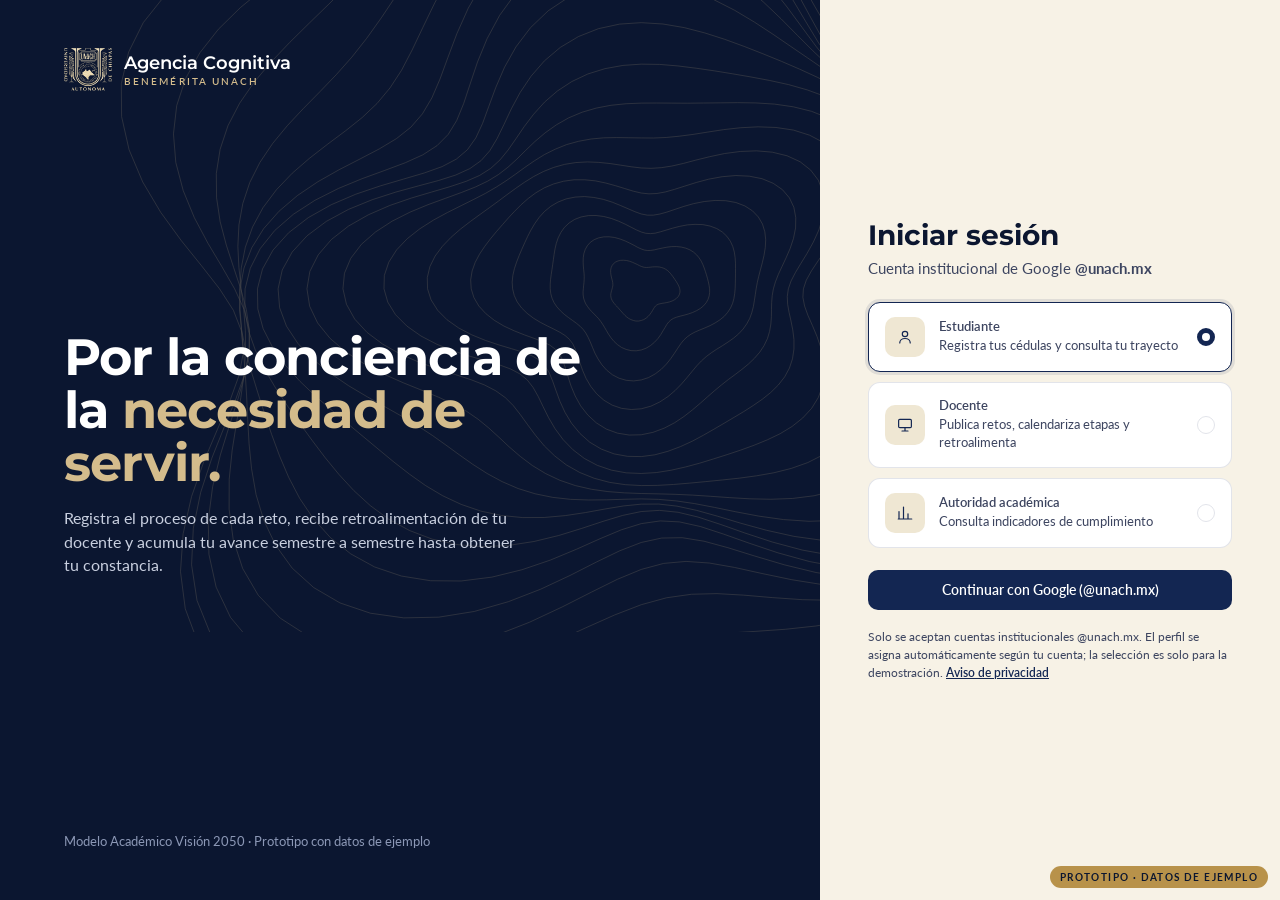
<file: prototipo-v3/plataforma.html>
<!doctype html>
<html lang="es">
<head>
<meta charset="utf-8">
<meta name="viewport" content="width=device-width, initial-scale=1">
<title>Plataforma · Agencia Cognitiva UNACH</title>
<meta name="theme-color" content="#0B1630">
<meta name="referrer" content="strict-origin-when-cross-origin">
<link rel="icon" href="assets/img/favicon.png">
<link rel="preconnect" href="https://fonts.googleapis.com">
<link rel="preconnect" href="https://fonts.gstatic.com" crossorigin>
<link rel="stylesheet" href="https://fonts.googleapis.com/css2?family=Montserrat:ital,wght@0,400..800;1,500&family=Lato:wght@400;700;900&display=swap">
<link rel="stylesheet" href="assets/css/tokens.css?v=20261009">
<link rel="stylesheet" href="assets/css/plataforma.css?v=20261009">
<script src="assets/js/plataforma-data.js?v=20261009" defer></script>
<script src="assets/js/plataforma.js?v=20261009" defer></script>
</head>
<body>

<!-- ================= ACCESO ================= -->
<section id="login" class="login">
  <div class="login-side">
    <svg class="topo" data-topo="620,420,18,2.1" viewBox="0 0 1000 800" preserveAspectRatio="xMidYMid slice" aria-hidden="true"></svg>
    <a class="brand" href="index.html"><img src="assets/img/unach-logo-light-sm.png" alt="Escudo UNACH" width="48" height="43"><span><b>Agencia Cognitiva</b><small>Benemérita UNACH</small></span></a>
    <div>
      <h1>Por la conciencia de la <em>necesidad de servir.</em></h1>
      <p>Registra el proceso de cada reto, recibe retroalimentación de tu docente y acumula tu avance semestre a semestre hasta obtener tu constancia.</p>
    </div>
    <p class="foot">Modelo Académico Visión 2050 · Prototipo con datos de ejemplo</p>
  </div>
  <div class="login-card">
    <h2>Iniciar sesión</h2>
    <p>Cuenta institucional de Google <b>@unach.mx</b></p>
    <div class="roles" role="group" aria-label="Perfil para la demostración">
      <button class="role-opt" data-role="est" aria-pressed="true"><span class="ri" data-icon="user"></span><span><b>Estudiante</b><span>Registra tus cédulas y consulta tu trayecto</span></span><span class="rad" aria-hidden="true"></span></button>
      <button class="role-opt" data-role="doc" aria-pressed="false"><span class="ri" data-icon="board"></span><span><b>Docente</b><span>Publica retos, calendariza etapas y retroalimenta</span></span><span class="rad" aria-hidden="true"></span></button>
      <button class="role-opt" data-role="aut" aria-pressed="false"><span class="ri" data-icon="chart"></span><span><b>Autoridad académica</b><span>Consulta indicadores de cumplimiento</span></span><span class="rad" aria-hidden="true"></span></button>
    </div>
    <button class="btn btn-p google" id="btnLogin">Continuar con Google (@unach.mx)</button>
    <p class="legal">Solo se aceptan cuentas institucionales @unach.mx. El perfil se asigna automáticamente según tu cuenta; la selección es solo para la demostración. <a href="index.html#privacidad">Aviso de privacidad</a></p>
  </div>
</section>

<!-- ================= APLICACIÓN ================= -->
<div id="app" class="hidden">
  <header class="top">
    <button class="ibtn side-toggle" data-act="toggleSide" aria-label="Mostrar trayecto"><span data-icon="menu"></span></button>
    <a class="brand" href="index.html" aria-label="Ir al portal"><img src="assets/img/unach-logo-light-sm.png" alt="" width="38" height="34"><span><b>Agencia Cognitiva</b><small>Benemérita UNACH</small></span></a>
    <div class="ctx"><b id="ctxTitle">Ingeniería en Desarrollo de Software</b><span id="ctxSub">Periodo 2026-2 · Quinto semestre</span></div>
    <div class="sp"></div>
    <button class="ibtn" data-act="notif" aria-label="Avisos"><span data-icon="bell"></span><span class="dotn" id="notifCount">2</span></button>
    <button class="ibtn" data-go="guia" aria-label="Ayuda"><span data-icon="help"></span></button>
    <div class="who"><div class="av" id="userAv">AP</div><div class="nm"><b id="userName">Ana Pérez Gómez</b><span id="userRole">Estudiante</span></div></div>
    <button class="linkout" data-act="logout">Salir</button>
  </header>
  <div class="shell">
    <aside class="side" id="side" aria-label="Navegación"></aside>
    <main id="view" tabindex="-1"></main>
  </div>
</div>

<div class="flag">PROTOTIPO · DATOS DE EJEMPLO</div>
<div id="modalRoot"></div>
</body>
</html>
</file>
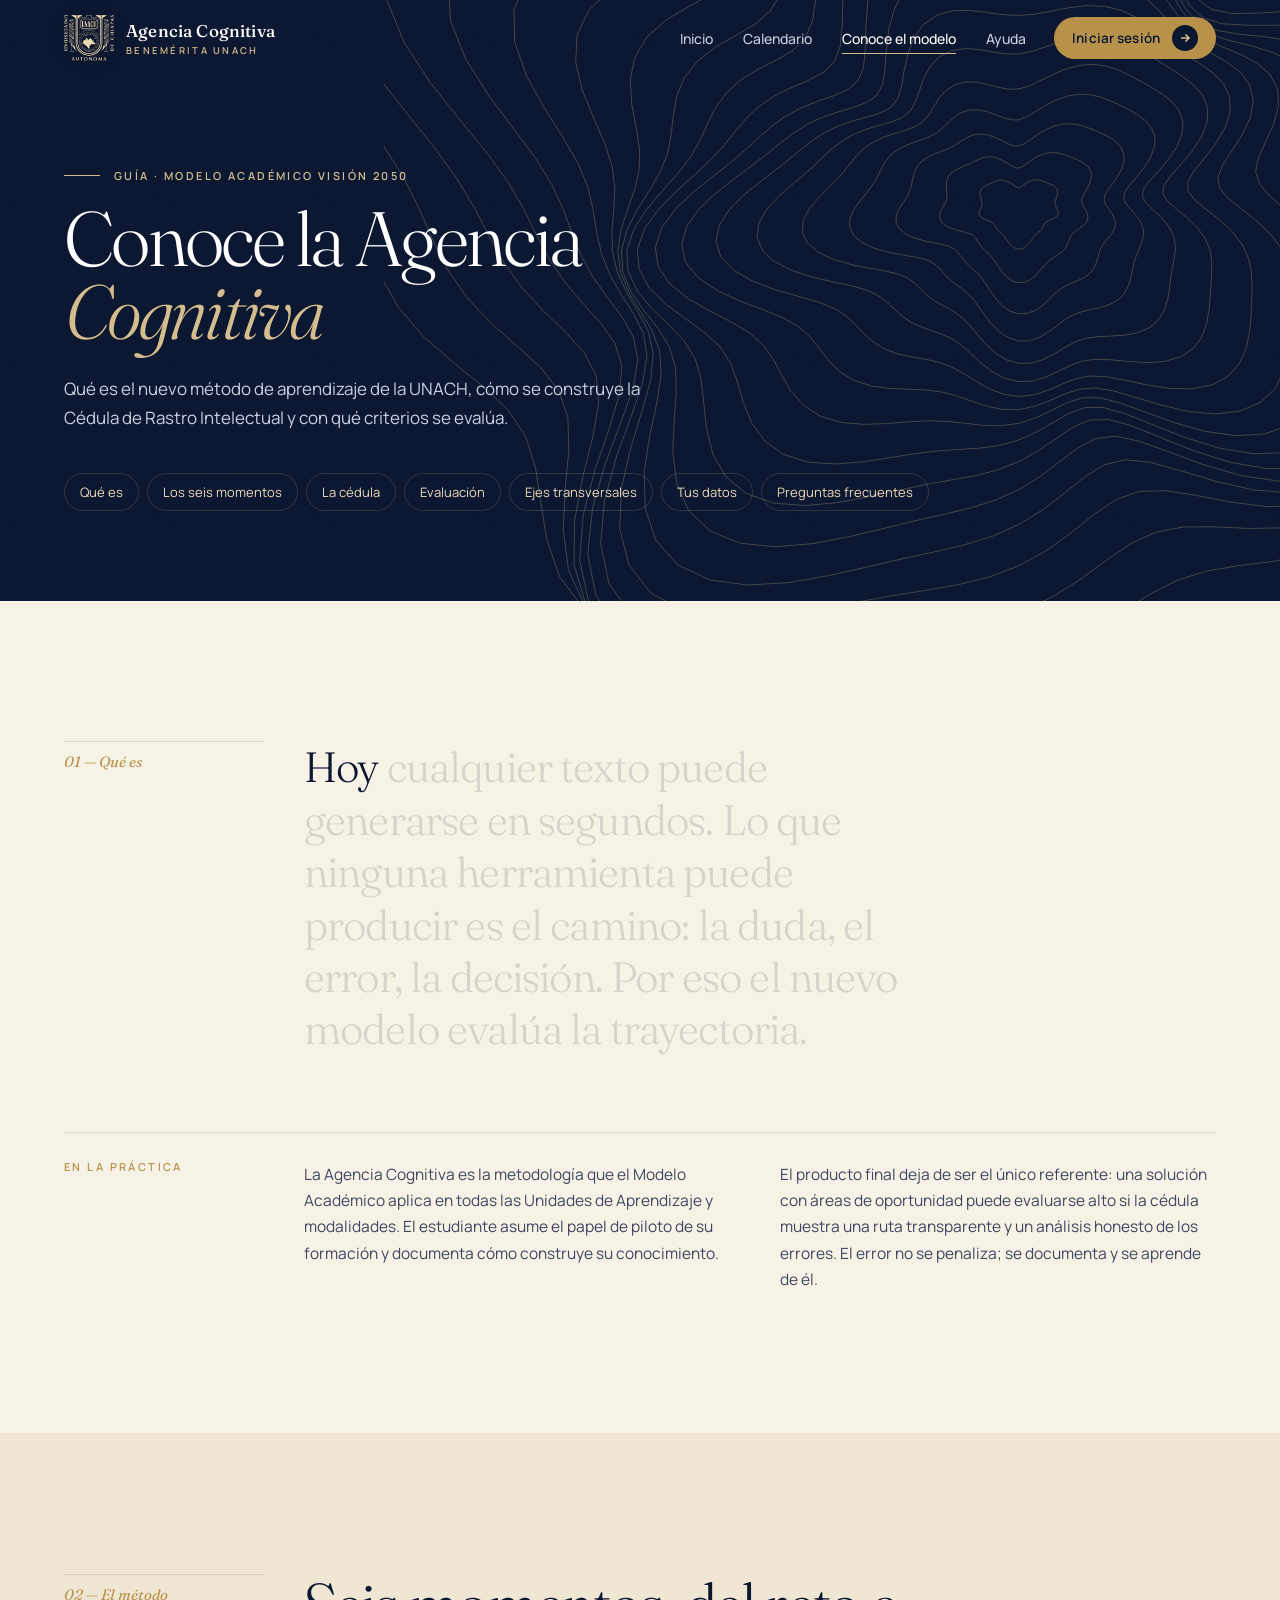
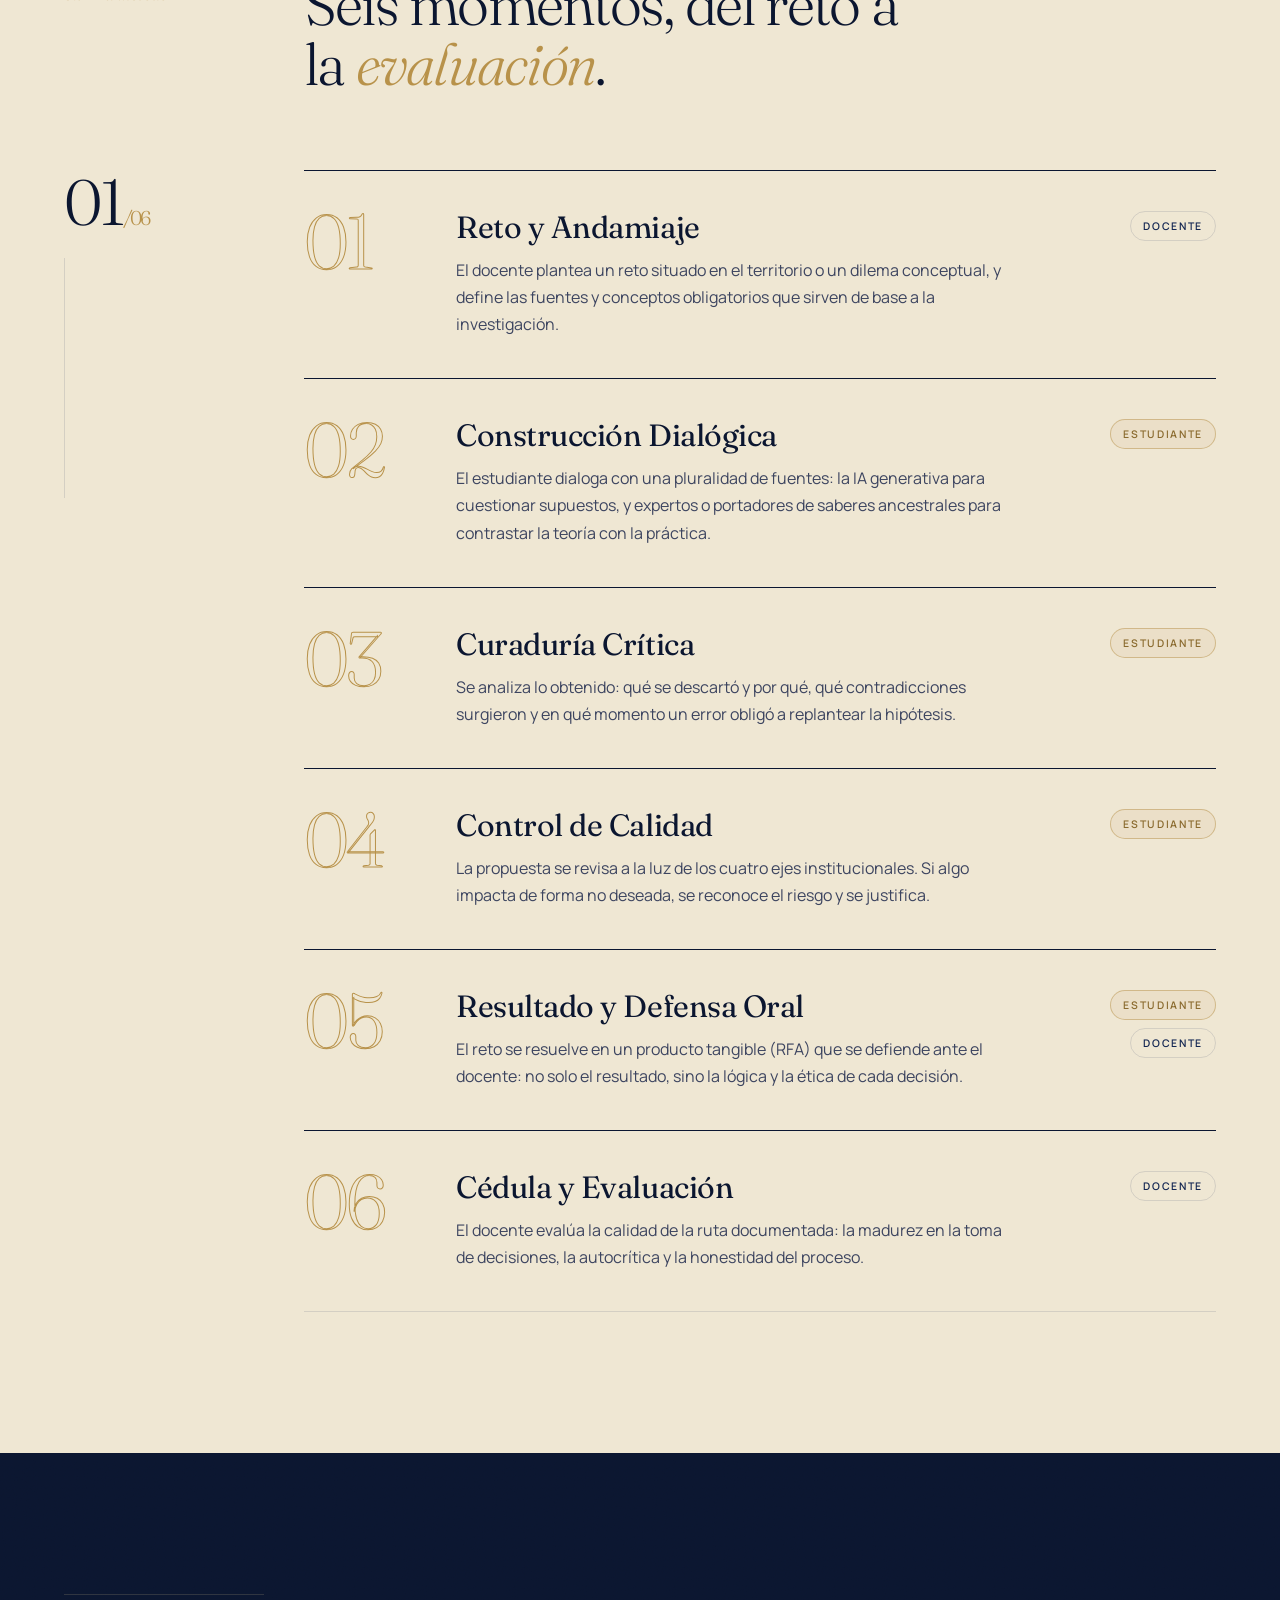
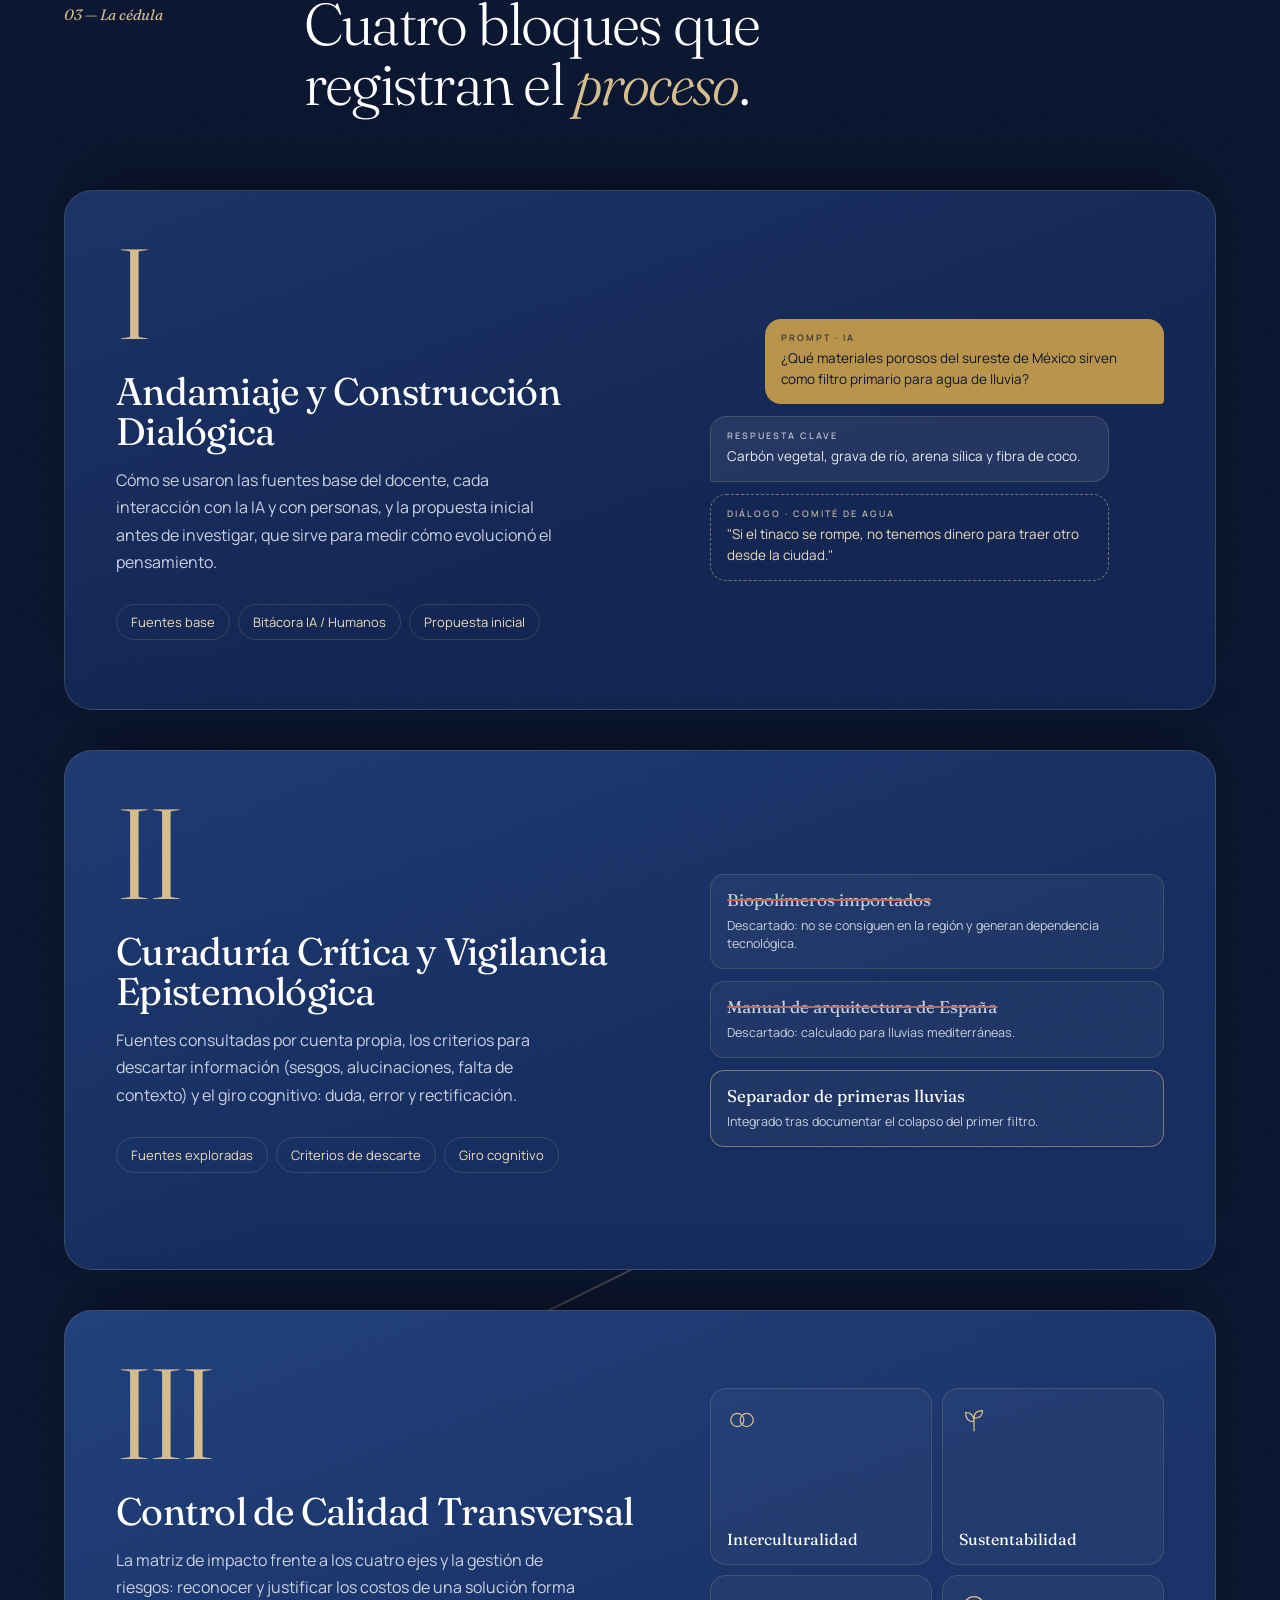
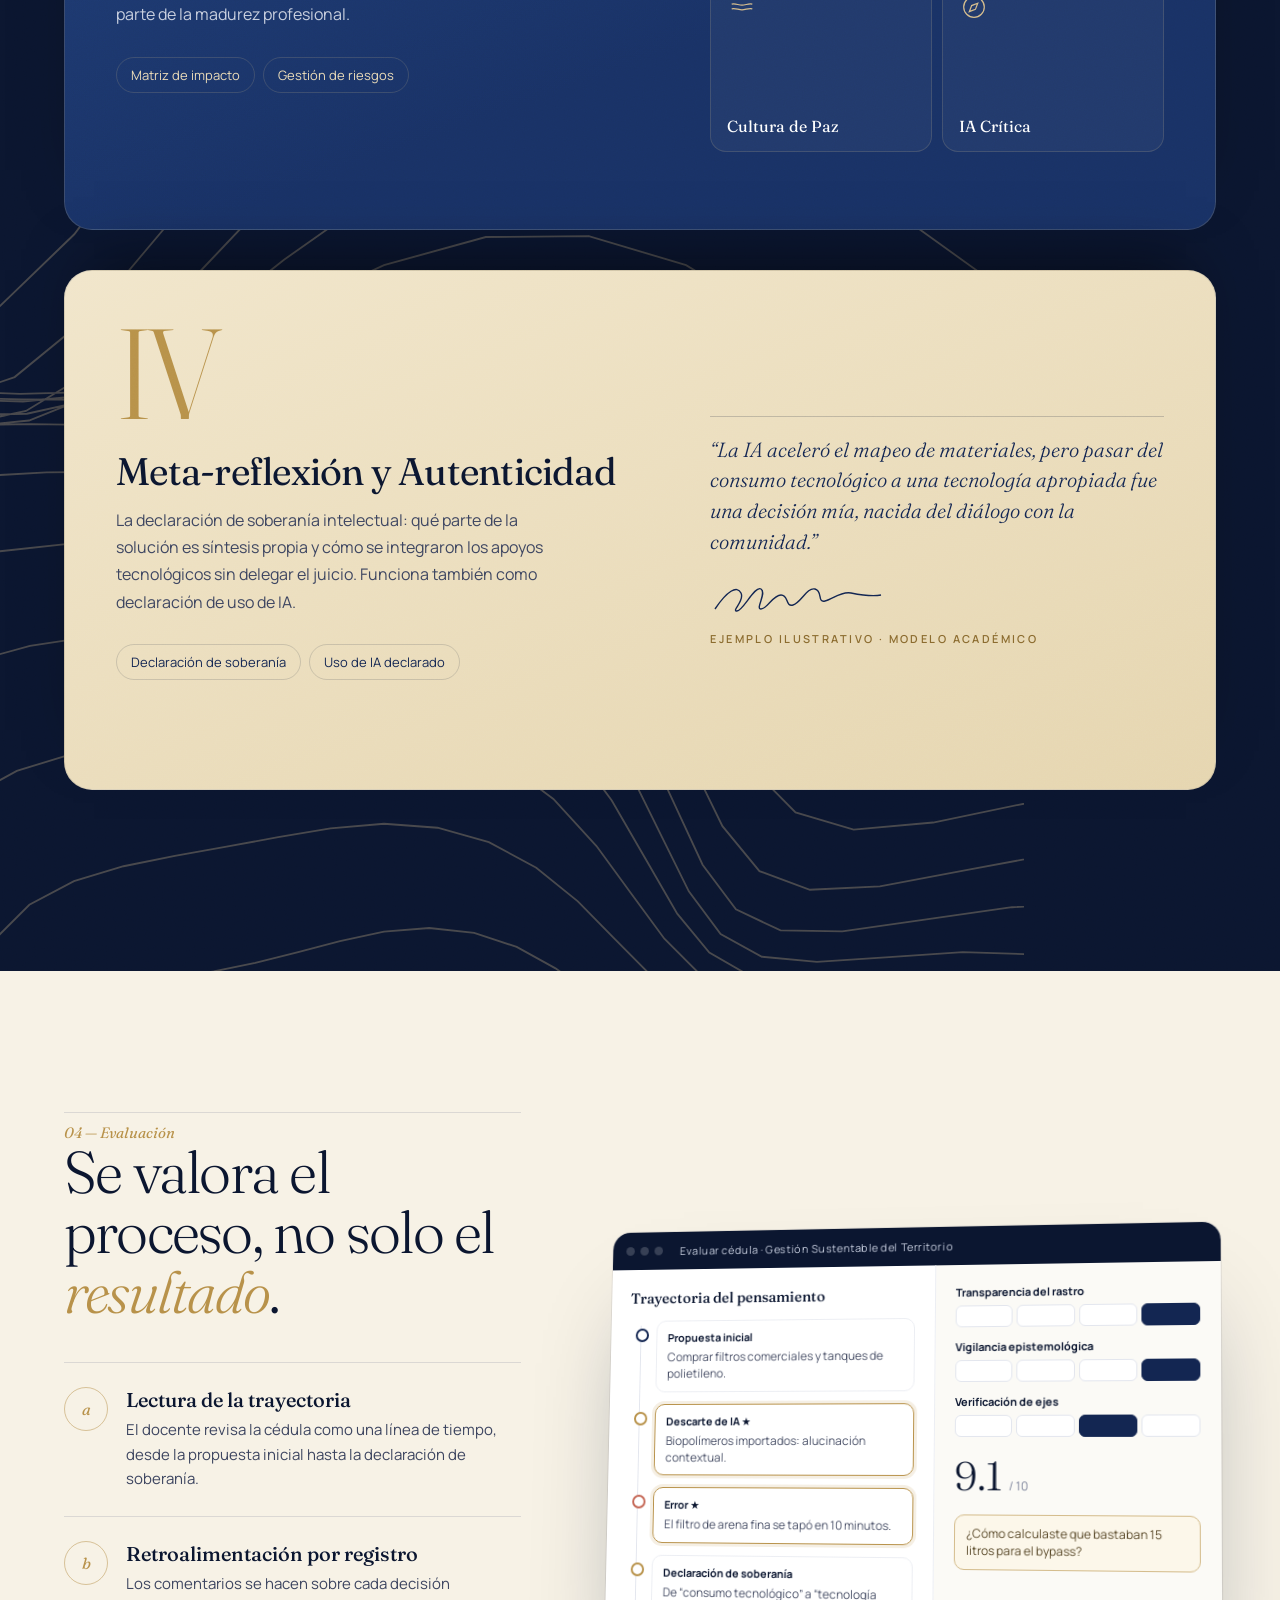
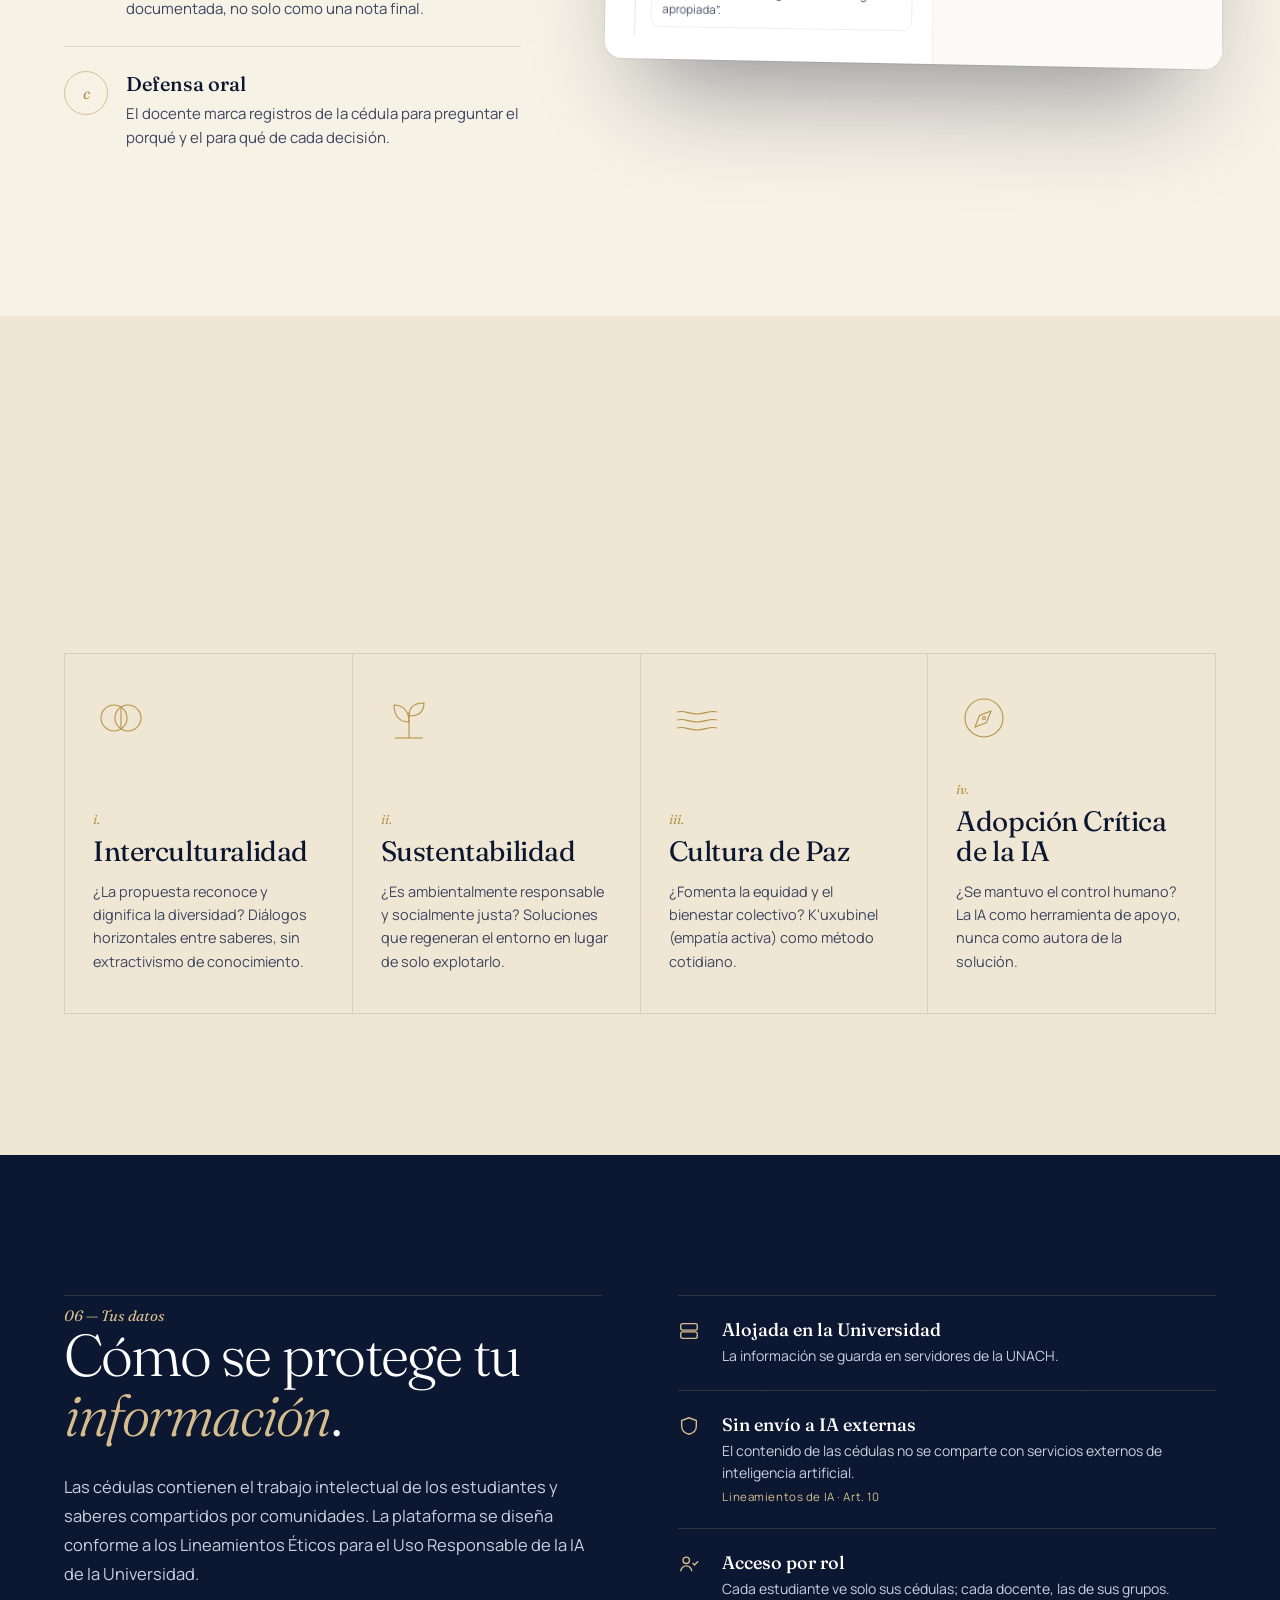
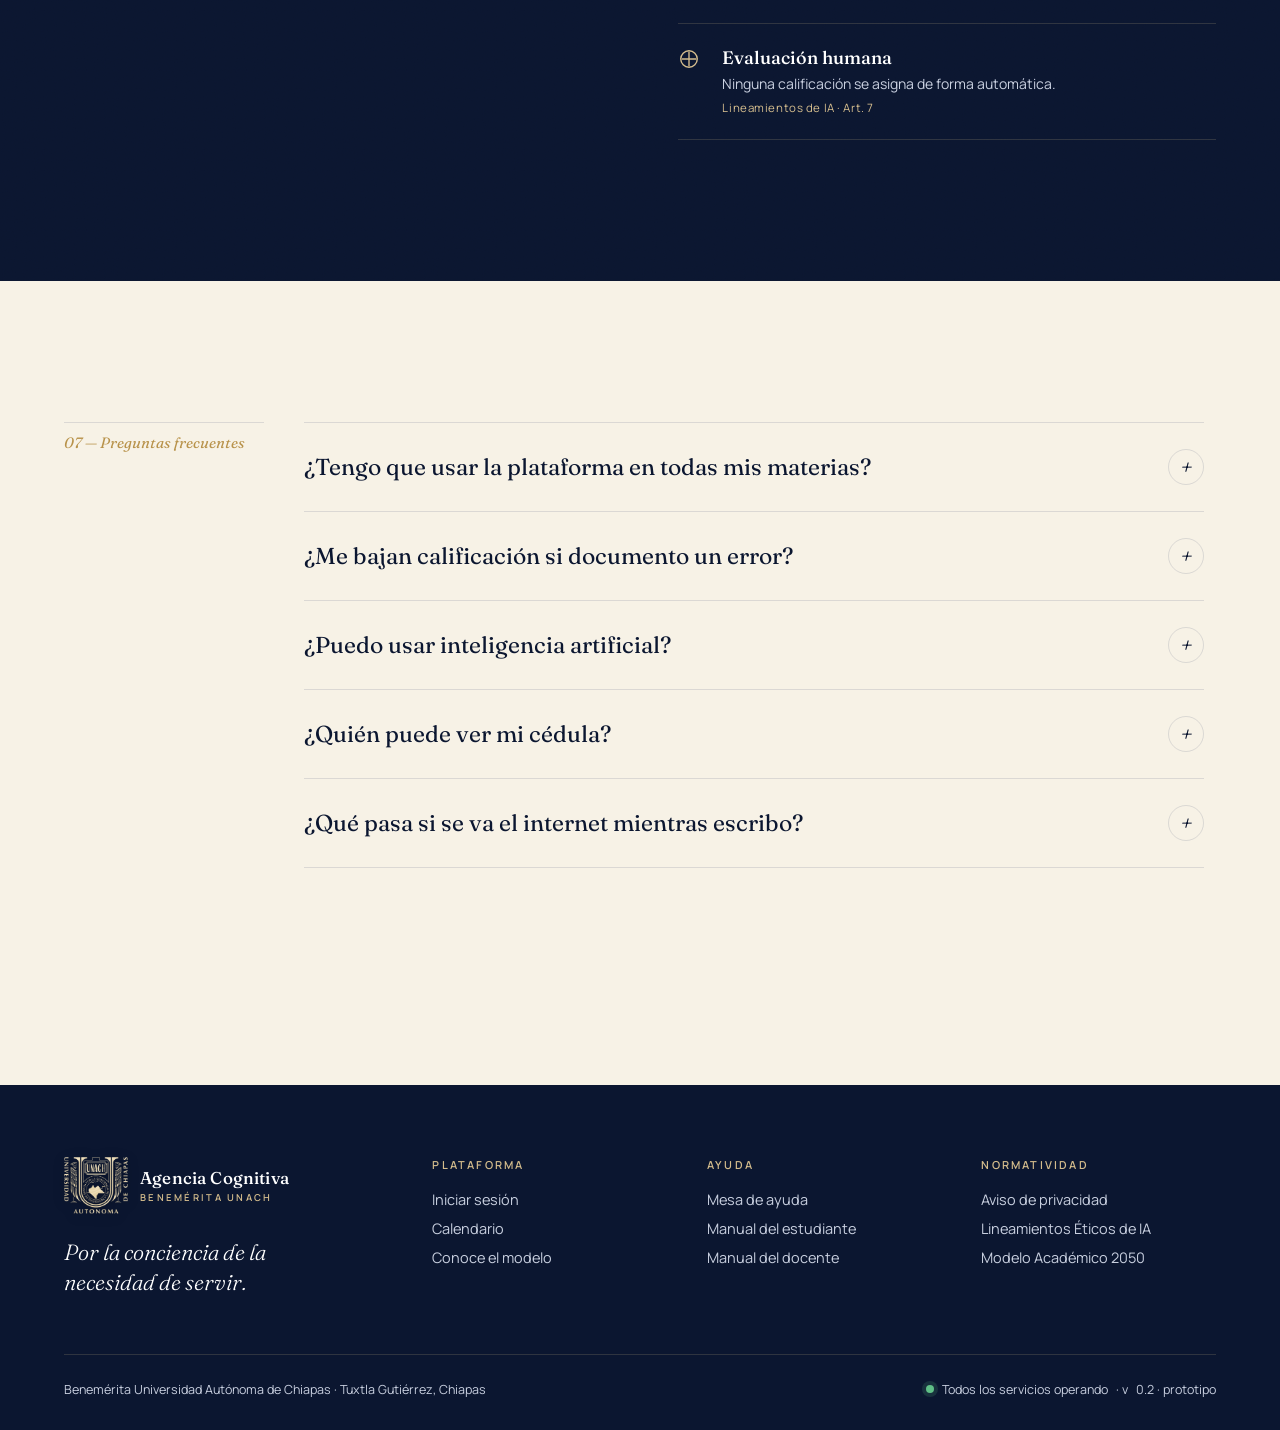
<file: prototipo/modelo.html>
<!doctype html>
<html lang="es" class="no-js">
<head>
<meta charset="utf-8">
<meta name="viewport" content="width=device-width, initial-scale=1">
<title>Conoce el modelo · Agencia Cognitiva UNACH</title>
<meta name="description" content="Guía de la metodología de Agencia Cognitiva y la Cédula de Rastro Intelectual del Modelo Académico Visión 2050 de la Benemérita UNACH.">
<meta name="theme-color" content="#0B1630">
<meta name="referrer" content="strict-origin-when-cross-origin">
<link rel="icon" href="assets/img/favicon.png">
<link rel="preconnect" href="https://fonts.googleapis.com">
<link rel="preconnect" href="https://fonts.gstatic.com" crossorigin>
<link rel="stylesheet" href="https://fonts.googleapis.com/css2?family=Fraunces:ital,opsz,wght@0,9..144,300..700;1,9..144,300..600&family=Manrope:wght@400;500;600;700&display=swap">
<link rel="stylesheet" href="assets/css/tokens.css">
<link rel="stylesheet" href="assets/css/site.css">
<script src="assets/js/data.js" defer></script>
<script src="assets/js/site.js" defer></script>
</head>
<body>
<a class="skip" href="#contenido">Saltar al contenido</a>

<header class="nav" id="nav">
  <div class="wrap">
    <a href="index.html" class="brand" aria-label="Agencia Cognitiva, inicio">
      <img src="assets/img/unach-logo-light-sm.png" alt="Escudo de la Benemérita Universidad Autónoma de Chiapas" width="44" height="40">
      <span><b>Agencia Cognitiva</b><small>Benemérita UNACH</small></span>
    </a>
    <nav aria-label="Principal">
      <ul id="menu">
        <li><a href="index.html">Inicio</a></li>
        <li><a href="index.html#calendario-sec">Calendario</a></li>
        <li><a href="modelo.html" aria-current="page">Conoce el modelo</a></li>
        <li><a href="index.html#ayuda">Ayuda</a></li>
      </ul>
    </nav>
    <a href="plataforma.html" class="btn btn-gold btn-sm">Iniciar sesión <span class="arr" aria-hidden="true"><svg width="12" height="12" viewBox="0 0 12 12" fill="none" stroke="currentColor" stroke-width="1.6"><path d="M2 6h8M6.5 2.5 10 6l-3.5 3.5"/></svg></span></a>
    <button class="burger" id="burger" aria-label="Abrir menú" aria-expanded="false" aria-controls="menu"><i></i><i></i></button>
  </div>
</header>

<main id="contenido">
<section class="page-hero grain">
  <svg class="topo" data-topo="620,380,20,3.2" viewBox="0 0 1000 800" preserveAspectRatio="xMidYMid slice" aria-hidden="true"></svg>
  <div class="wrap">
    <div class="eyebrow label">Guía · Modelo Académico Visión 2050</div>
    <h1>Conoce la Agencia <em>Cognitiva</em></h1>
    <p>Qué es el nuevo método de aprendizaje de la UNACH, cómo se construye la Cédula de Rastro Intelectual y con qué criterios se evalúa.</p>
    <nav class="toc" aria-label="Contenido de la guía">
      <a href="#que-es">Qué es</a><a href="#metodo">Los seis momentos</a><a href="#cedula">La cédula</a><a href="#evaluacion">Evaluación</a><a href="#ejes">Ejes transversales</a><a href="#datos">Tus datos</a><a href="#faq">Preguntas frecuentes</a>
    </nav>
  </div>
</section>

<!-- 01 Qué es -->
<section class="manifest sec" id="que-es">
  <div class="wrap">
    <div class="sec-head">
      <div class="sec-num">01 — Qué es</div>
      <p class="big" id="words" data-gold="camino:|trayectoria.">Hoy cualquier texto puede generarse en segundos. Lo que ninguna herramienta puede producir es el camino: la duda, el error, la decisión. Por eso el nuevo modelo evalúa la trayectoria.</p>
    </div>
    <div class="manifest-foot rv">
      <div class="label">En la práctica</div>
      <p>La Agencia Cognitiva es la metodología que el Modelo Académico aplica en todas las Unidades de Aprendizaje y modalidades. El estudiante asume el papel de piloto de su formación y documenta cómo construye su conocimiento.</p>
      <p>El producto final deja de ser el único referente: una solución con áreas de oportunidad puede evaluarse alto si la cédula muestra una ruta transparente y un análisis honesto de los errores. El error no se penaliza; se documenta y se aprende de él.</p>
    </div>
  </div>
</section>

<!-- 02 Método -->
<section class="method sec" id="metodo">
  <div class="wrap">
    <div class="sec-head rv">
      <div class="sec-num">02 — El método</div>
      <h2 class="title">Seis momentos, del reto a la <em>evaluación</em>.</h2>
    </div>
    <div class="method-grid">
      <aside class="m-rail" aria-hidden="true"><div class="stick"><div class="count"><span id="mCount">01</span><small>/06</small></div><div class="bar"><i id="mBar"></i></div></div></aside>
      <ol class="steps" id="steps">
        <li><span class="n">01</span><div><h3>Reto y Andamiaje</h3><p>El docente plantea un reto situado en el territorio o un dilema conceptual, y define las fuentes y conceptos obligatorios que sirven de base a la investigación.</p></div><div class="who"><span class="chip">Docente</span></div></li>
        <li><span class="n">02</span><div><h3>Construcción Dialógica</h3><p>El estudiante dialoga con una pluralidad de fuentes: la IA generativa para cuestionar supuestos, y expertos o portadores de saberes ancestrales para contrastar la teoría con la práctica.</p></div><div class="who"><span class="chip g">Estudiante</span></div></li>
        <li><span class="n">03</span><div><h3>Curaduría Crítica</h3><p>Se analiza lo obtenido: qué se descartó y por qué, qué contradicciones surgieron y en qué momento un error obligó a replantear la hipótesis.</p></div><div class="who"><span class="chip g">Estudiante</span></div></li>
        <li><span class="n">04</span><div><h3>Control de Calidad</h3><p>La propuesta se revisa a la luz de los cuatro ejes institucionales. Si algo impacta de forma no deseada, se reconoce el riesgo y se justifica.</p></div><div class="who"><span class="chip g">Estudiante</span></div></li>
        <li><span class="n">05</span><div><h3>Resultado y Defensa Oral</h3><p>El reto se resuelve en un producto tangible (RFA) que se defiende ante el docente: no solo el resultado, sino la lógica y la ética de cada decisión.</p></div><div class="who"><span class="chip g">Estudiante</span><span class="chip">Docente</span></div></li>
        <li><span class="n">06</span><div><h3>Cédula y Evaluación</h3><p>El docente evalúa la calidad de la ruta documentada: la madurez en la toma de decisiones, la autocrítica y la honestidad del proceso.</p></div><div class="who"><span class="chip">Docente</span></div></li>
      </ol>
    </div>
  </div>
</section>

<!-- 03 Cédula -->
<section class="cedula sec grain" id="cedula">
  <svg class="topo" data-topo="500,700,20,4.1" viewBox="0 0 1000 800" preserveAspectRatio="xMidYMid slice" aria-hidden="true"></svg>
  <div class="wrap dark">
    <div class="sec-head rv">
      <div class="sec-num">03 — La cédula</div>
      <h2 class="title">Cuatro bloques que registran el <em>proceso</em>.</h2>
    </div>
    <div class="stack">
      <article class="cblock">
        <div>
          <div class="roman" aria-hidden="true">I</div>
          <h3>Andamiaje y Construcción Dialógica</h3>
          <p class="desc">Cómo se usaron las fuentes base del docente, cada interacción con la IA y con personas, y la propuesta inicial antes de investigar, que sirve para medir cómo evolucionó el pensamiento.</p>
          <ul class="fields"><li>Fuentes base</li><li>Bitácora IA / Humanos</li><li>Propuesta inicial</li></ul>
        </div>
        <div class="viz chat" aria-hidden="true">
          <div class="bub q"><span class="label">Prompt · IA</span>¿Qué materiales porosos del sureste de México sirven como filtro primario para agua de lluvia?</div>
          <div class="bub a"><span class="label">Respuesta clave</span>Carbón vegetal, grava de río, arena sílica y fibra de coco.</div>
          <div class="bub h"><span class="label">Diálogo · Comité de agua</span>"Si el tinaco se rompe, no tenemos dinero para traer otro desde la ciudad."</div>
        </div>
      </article>
      <article class="cblock">
        <div>
          <div class="roman" aria-hidden="true">II</div>
          <h3>Curaduría Crítica y Vigilancia Epistemológica</h3>
          <p class="desc">Fuentes consultadas por cuenta propia, los criterios para descartar información (sesgos, alucinaciones, falta de contexto) y el giro cognitivo: duda, error y rectificación.</p>
          <ul class="fields"><li>Fuentes exploradas</li><li>Criterios de descarte</li><li>Giro cognitivo</li></ul>
        </div>
        <div class="viz cards-desc" aria-hidden="true">
          <div class="cd x"><b>Biopolímeros importados</b><small>Descartado: no se consiguen en la región y generan dependencia tecnológica.</small></div>
          <div class="cd x"><b>Manual de arquitectura de España</b><small>Descartado: calculado para lluvias mediterráneas.</small></div>
          <div class="cd ok"><b>Separador de primeras lluvias</b><small>Integrado tras documentar el colapso del primer filtro.</small></div>
        </div>
      </article>
      <article class="cblock">
        <div>
          <div class="roman" aria-hidden="true">III</div>
          <h3>Control de Calidad Transversal</h3>
          <p class="desc">La matriz de impacto frente a los cuatro ejes y la gestión de riesgos: reconocer y justificar los costos de una solución forma parte de la madurez profesional.</p>
          <ul class="fields"><li>Matriz de impacto</li><li>Gestión de riesgos</li></ul>
        </div>
        <div class="viz quad" aria-hidden="true">
          <div><svg viewBox="0 0 32 32"><circle cx="11" cy="16" r="7"/><circle cx="21" cy="16" r="7"/></svg><span>Intercul&shy;turalidad</span></div>
          <div><svg viewBox="0 0 32 32"><path d="M16 28V12M16 18c-6 0-9-4-9-10 6 0 9 4 9 10Zm0-4c0-5 3-8 9-8 0 5-3 8-9 8Z"/></svg><span>Sustenta&shy;bilidad</span></div>
          <div><svg viewBox="0 0 32 32"><path d="M5 18c4-1 7 1 11 1s7-2 11-1M5 13c4-1 7 1 11 1s7-2 11-1"/></svg><span>Cultura de Paz</span></div>
          <div><svg viewBox="0 0 32 32"><circle cx="16" cy="16" r="11"/><path d="m20 12-2.5 6.5L11 21l2.5-6.5Z"/></svg><span>IA Crítica</span></div>
        </div>
      </article>
      <article class="cblock">
        <div>
          <div class="roman" aria-hidden="true">IV</div>
          <h3>Meta-reflexión y Autenticidad</h3>
          <p class="desc">La declaración de soberanía intelectual: qué parte de la solución es síntesis propia y cómo se integraron los apoyos tecnológicos sin delegar el juicio. Funciona también como declaración de uso de IA.</p>
          <ul class="fields"><li>Declaración de soberanía</li><li>Uso de IA declarado</li></ul>
        </div>
        <div class="viz sign" aria-hidden="true">
          <p>“La IA aceleró el mapeo de materiales, pero pasar del consumo tecnológico a una tecnología apropiada fue una decisión mía, nacida del diálogo con la comunidad.”</p>
          <svg viewBox="0 0 200 50"><path id="sig" d="M5 34c12-18 22-24 26-16s-10 18-4 18 18-26 24-22-6 20 0 20 12-14 20-14 4 12 12 10 14-18 22-16 2 14 10 12 16-10 26-8 20 4 30 2"/></svg>
          <span class="label">Ejemplo ilustrativo · Modelo Académico</span>
        </div>
      </article>
    </div>
  </div>
</section>

<!-- 04 Evaluación -->
<section class="sec" id="evaluacion">
  <div class="wrap">
    <div class="teach-grid">
      <div class="rv">
        <div class="sec-num">04 — Evaluación</div>
        <h2 class="title">Se valora el proceso, no solo el <em>resultado</em>.</h2>
        <ul class="feat">
          <li><span class="i">a</span><div><h4>Lectura de la trayectoria</h4><p>El docente revisa la cédula como una línea de tiempo, desde la propuesta inicial hasta la declaración de soberanía.</p></div></li>
          <li><span class="i">b</span><div><h4>Retroalimentación por registro</h4><p>Los comentarios se hacen sobre cada decisión documentada, no solo como una nota final.</p></div></li>
          <li><span class="i">c</span><div><h4>Defensa oral</h4><p>El docente marca registros de la cédula para preguntar el porqué y el para qué de cada decisión.</p></div></li>
        </ul>
      </div>
      <div class="mock-wrap rv d2" aria-hidden="true">
        <div class="mock" id="mock">
          <div class="mock-bar"><i></i><i></i><i></i><span>Evaluar cédula · Gestión Sustentable del Territorio</span></div>
          <div class="mock-body">
            <div class="mock-l">
              <div class="mk-t">Trayectoria del pensamiento</div>
              <div class="mk-item"><div><b>Propuesta inicial</b>Comprar filtros comerciales y tanques de polietileno.</div></div>
              <div class="mk-item gold flag"><div><b>Descarte de IA ★</b>Biopolímeros importados: alucinación contextual.</div></div>
              <div class="mk-item red flag"><div><b>Error ★</b>El filtro de arena fina se tapó en 10 minutos.</div></div>
              <div class="mk-item gold"><div><b>Declaración de soberanía</b>De “consumo tecnológico” a “tecnología apropiada”.</div></div>
            </div>
            <div class="mock-r">
              <div class="mk-row"><b>Transparencia del rastro</b><div class="mk-lv"><i></i><i></i><i></i><i class="s"></i></div></div>
              <div class="mk-row"><b>Vigilancia epistemológica</b><div class="mk-lv"><i></i><i></i><i></i><i class="s"></i></div></div>
              <div class="mk-row"><b>Verificación de ejes</b><div class="mk-lv"><i></i><i></i><i class="s"></i><i></i></div></div>
              <div class="mk-score"><b>9.1</b><span>/ 10</span></div>
              <div class="mk-q">¿Cómo calculaste que bastaban 15 litros para el bypass?</div>
            </div>
          </div>
        </div>
      </div>
    </div>
  </div>
</section>

<!-- 05 Ejes -->
<section class="axes sec" id="ejes">
  <div class="wrap">
    <div class="sec-head rv">
      <div class="sec-num">05 — Ejes transversales</div>
      <h2 class="title">Cuatro filtros para validar cada <em>decisión</em>.</h2>
    </div>
    <div class="axes-grid">
      <div class="axis rv">
        <svg viewBox="0 0 56 56" aria-hidden="true"><circle cx="21" cy="28" r="13"/><circle cx="35" cy="28" r="13"/><path d="M28 17.5v21"/></svg>
        <div class="k">i.</div><h3>Intercultu&shy;ralidad</h3>
        <p>¿La propuesta reconoce y dignifica la diversidad? Diálogos horizontales entre saberes, sin extractivismo de conocimiento.</p>
      </div>
      <div class="axis rv d1">
        <svg viewBox="0 0 56 56" aria-hidden="true"><path d="M28 48V22"/><path d="M28 32c-10 0-15-7-15-17 10 0 15 7 15 17Z"/><path d="M28 26c0-8 5-13 15-13 0 8-5 13-15 13Z"/><path d="M14 48h28"/></svg>
        <div class="k">ii.</div><h3>Sustenta&shy;bilidad</h3>
        <p>¿Es ambientalmente responsable y socialmente justa? Soluciones que regeneran el entorno en lugar de solo explotarlo.</p>
      </div>
      <div class="axis rv d2">
        <svg viewBox="0 0 56 56" aria-hidden="true"><path d="M8 30c7-2 12 2 20 2s13-4 20-2"/><path d="M8 22c7-2 12 2 20 2s13-4 20-2"/><path d="M8 38c7-2 12 2 20 2s13-4 20-2"/></svg>
        <div class="k">iii.</div><h3>Cultura de Paz</h3>
        <p>¿Fomenta la equidad y el bienestar colectivo? K'uxubinel (empatía activa) como método cotidiano.</p>
      </div>
      <div class="axis rv d3">
        <svg viewBox="0 0 56 56" aria-hidden="true"><circle cx="28" cy="28" r="19"/><path d="m35 21-4.5 11.5L19 37l4.5-11.5Z"/><circle cx="28" cy="28" r="1.5"/></svg>
        <div class="k">iv.</div><h3>Adopción Crítica de la IA</h3>
        <p>¿Se mantuvo el control humano? La IA como herramienta de apoyo, nunca como autora de la solución.</p>
      </div>
    </div>
  </div>
</section>

<!-- 06 Datos -->
<section class="sov sec grain" id="datos">
  <div class="wrap dark">
    <div class="sov-grid">
      <div class="rv">
        <div class="sec-num">06 — Tus datos</div>
        <h2 class="title">Cómo se protege tu <em>información</em>.</h2>
        <p class="lead">Las cédulas contienen el trabajo intelectual de los estudiantes y saberes compartidos por comunidades. La plataforma se diseña conforme a los Lineamientos Éticos para el Uso Responsable de la IA de la Universidad.</p>
      </div>
      <ul class="facts rv d2">
        <li><svg viewBox="0 0 24 24" aria-hidden="true"><rect x="3" y="4" width="18" height="7" rx="2"/><rect x="3" y="13" width="18" height="7" rx="2"/><path d="M7 7.5h.01M7 16.5h.01"/></svg><div><h4>Alojada en la Universidad</h4><p>La información se guarda en servidores de la UNACH.</p></div></li>
        <li><svg viewBox="0 0 24 24" aria-hidden="true"><path d="M12 3 4 6v6c0 4.5 3.2 7.8 8 9 4.8-1.2 8-4.5 8-9V6Z"/></svg><div><h4>Sin envío a IA externas</h4><p>El contenido de las cédulas no se comparte con servicios externos de inteligencia artificial.</p><small>Lineamientos de IA · Art. 10</small></div></li>
        <li><svg viewBox="0 0 24 24" aria-hidden="true"><circle cx="9" cy="8" r="3.5"/><path d="M3 20c0-3.3 2.7-6 6-6s6 2.7 6 6"/><path d="M16 11l2 2 4-4"/></svg><div><h4>Acceso por rol</h4><p>Cada estudiante ve solo sus cédulas; cada docente, las de sus grupos.</p></div></li>
        <li><svg viewBox="0 0 24 24" aria-hidden="true"><path d="M4 12h16M12 4v16"/><circle cx="12" cy="12" r="9"/></svg><div><h4>Evaluación humana</h4><p>Ninguna calificación se asigna de forma automática.</p><small>Lineamientos de IA · Art. 7</small></div></li>
      </ul>
    </div>
  </div>
</section>

<!-- 07 FAQ -->
<section class="sec" id="faq">
  <div class="wrap">
    <div class="sec-head rv">
      <div class="sec-num">07 — Preguntas frecuentes</div>
      <div class="faq">
        <details><summary>¿Tengo que usar la plataforma en todas mis materias? <i aria-hidden="true">+</i></summary><p>La metodología de Agencia Cognitiva aplica en todas las Unidades de Aprendizaje y modalidades. Tu docente publicará en la plataforma el reto correspondiente a cada una.</p></details>
        <details><summary>¿Me bajan calificación si documento un error? <i aria-hidden="true">+</i></summary><p>No. El modelo considera el error un hallazgo pedagógico. Documentar con honestidad un error y cómo lo corregiste demuestra más agencia que presentar un producto sin rastro del proceso.</p></details>
        <details><summary>¿Puedo usar inteligencia artificial? <i aria-hidden="true">+</i></summary><p>Sí, dentro de los criterios que defina tu docente para cada reto. Lo indispensable es registrar cada interacción en la Bitácora y explicar en tu declaración de soberanía cómo la utilizaste.</p></details>
        <details><summary>¿Quién puede ver mi cédula? <i aria-hidden="true">+</i></summary><p>Tú y el docente de la Unidad de Aprendizaje. Una vez enviada, queda como evidencia y solo tu docente puede reabrirla.</p></details>
        <details><summary>¿Qué pasa si se va el internet mientras escribo? <i aria-hidden="true">+</i></summary><p>La plataforma guarda tu avance automáticamente. Si pierdes la conexión, lo escrito se conserva en tu dispositivo y se sincroniza cuando vuelvas a conectarte.</p></details>
      </div>
    </div>
  </div>
</section>
</main>

<footer id="ayuda">
  <div class="wrap">
    <div class="foot">
      <div>
        <a href="index.html" class="brand"><img src="assets/img/unach-logo-light-sm.png" alt="" width="64" height="58"><span><b>Agencia Cognitiva</b><small>Benemérita UNACH</small></span></a>
        <p class="motto">Por la conciencia de la necesidad de servir.</p>
      </div>
      <div><h5>Plataforma</h5><ul><li><a href="plataforma.html">Iniciar sesión</a></li><li><a href="index.html#calendario-sec">Calendario</a></li><li><a href="modelo.html">Conoce el modelo</a></li></ul></div>
      <div><h5>Ayuda</h5><ul><li>Mesa de ayuda</li><li>Manual del estudiante</li><li>Manual del docente</li></ul></div>
      <div><h5>Normatividad</h5><ul><li><a href="index.html#privacidad">Aviso de privacidad</a></li><li>Lineamientos Éticos de IA</li><li>Modelo Académico 2050</li></ul></div>
    </div>
    <div class="legal">
      <span>Benemérita Universidad Autónoma de Chiapas · Tuxtla Gutiérrez, Chiapas</span>
      <span class="status"><i class="dot" aria-hidden="true"></i><span data-status>Todos los servicios operando</span> · v<span data-version>0.2</span></span>
    </div>
  </div>
</footer>
</body>
</html>
</file>
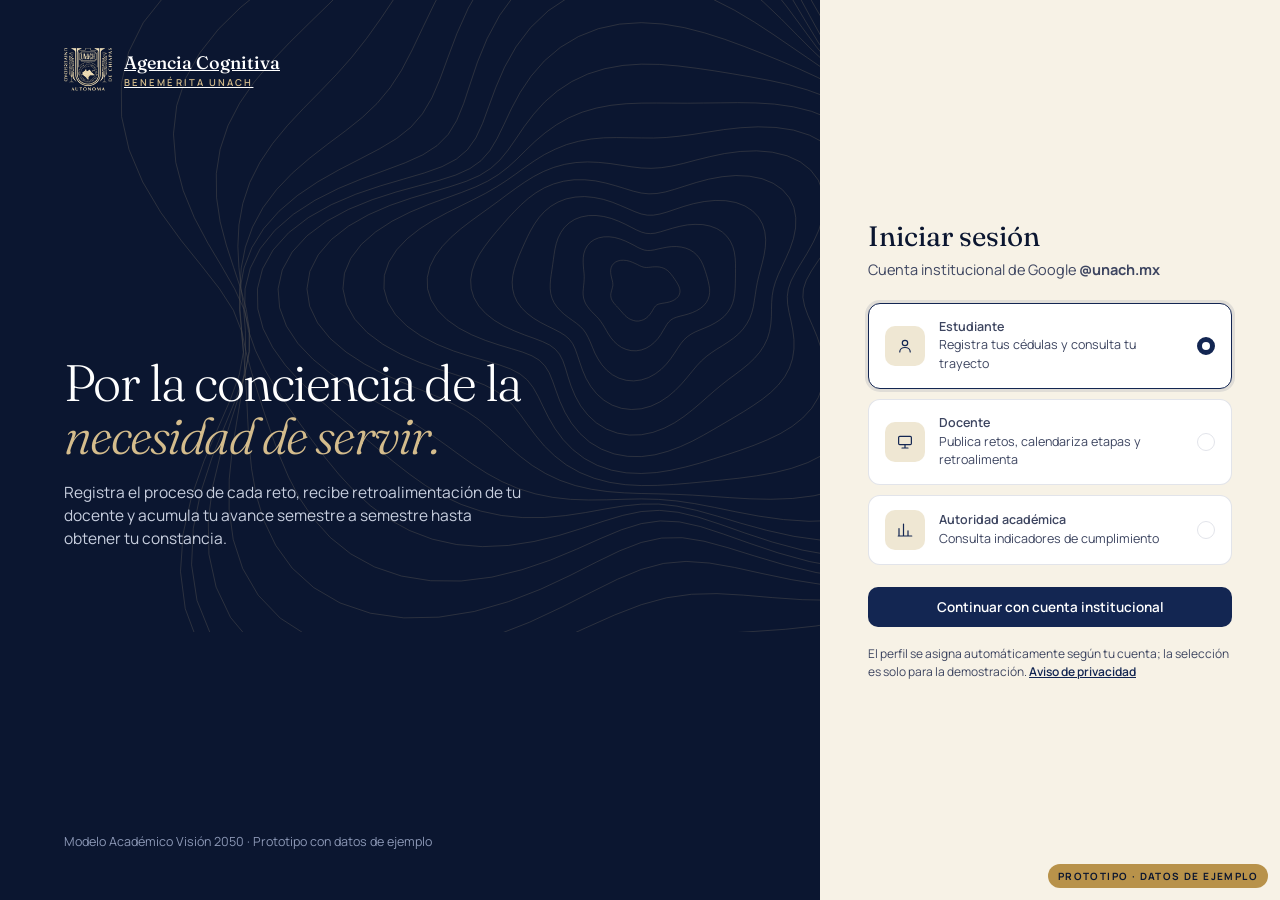
<file: prototipo/plataforma.html>
<!doctype html>
<html lang="es">
<head>
<meta charset="utf-8">
<meta name="viewport" content="width=device-width, initial-scale=1">
<title>Plataforma · Agencia Cognitiva UNACH</title>
<meta name="theme-color" content="#0B1630">
<meta name="referrer" content="strict-origin-when-cross-origin">
<link rel="icon" href="assets/img/favicon.png">
<link rel="preconnect" href="https://fonts.googleapis.com">
<link rel="preconnect" href="https://fonts.gstatic.com" crossorigin>
<link rel="stylesheet" href="https://fonts.googleapis.com/css2?family=Fraunces:ital,opsz,wght@0,9..144,300..700;1,9..144,300..600&family=Manrope:wght@400;500;600;700&display=swap">
<link rel="stylesheet" href="assets/css/tokens.css">
<link rel="stylesheet" href="assets/css/plataforma.css">
<script src="assets/js/plataforma-data.js" defer></script>
<script src="assets/js/plataforma.js" defer></script>
</head>
<body>

<!-- ================= ACCESO ================= -->
<section id="login" class="login">
  <div class="login-side">
    <svg class="topo" data-topo="620,420,18,2.1" viewBox="0 0 1000 800" preserveAspectRatio="xMidYMid slice" aria-hidden="true"></svg>
    <a class="brand" href="index.html"><img src="assets/img/unach-logo-light-sm.png" alt="Escudo UNACH" width="48" height="43"><span><b>Agencia Cognitiva</b><small>Benemérita UNACH</small></span></a>
    <div>
      <h1>Por la conciencia de la <em>necesidad de servir.</em></h1>
      <p>Registra el proceso de cada reto, recibe retroalimentación de tu docente y acumula tu avance semestre a semestre hasta obtener tu constancia.</p>
    </div>
    <p class="foot">Modelo Académico Visión 2050 · Prototipo con datos de ejemplo</p>
  </div>
  <div class="login-card">
    <h2>Iniciar sesión</h2>
    <p>Cuenta institucional de Google <b>@unach.mx</b></p>
    <div class="roles" role="group" aria-label="Perfil para la demostración">
      <button class="role-opt" data-role="est" aria-pressed="true"><span class="ri" data-icon="user"></span><span><b>Estudiante</b><span>Registra tus cédulas y consulta tu trayecto</span></span><span class="rad" aria-hidden="true"></span></button>
      <button class="role-opt" data-role="doc" aria-pressed="false"><span class="ri" data-icon="board"></span><span><b>Docente</b><span>Publica retos, calendariza etapas y retroalimenta</span></span><span class="rad" aria-hidden="true"></span></button>
      <button class="role-opt" data-role="aut" aria-pressed="false"><span class="ri" data-icon="chart"></span><span><b>Autoridad académica</b><span>Consulta indicadores de cumplimiento</span></span><span class="rad" aria-hidden="true"></span></button>
    </div>
    <button class="btn btn-p google" id="btnLogin">Continuar con cuenta institucional</button>
    <p class="legal">El perfil se asigna automáticamente según tu cuenta; la selección es solo para la demostración. <a href="index.html#privacidad">Aviso de privacidad</a></p>
  </div>
</section>

<!-- ================= APLICACIÓN ================= -->
<div id="app" class="hidden">
  <header class="top">
    <button class="ibtn side-toggle" data-act="toggleSide" aria-label="Mostrar trayecto"><span data-icon="menu"></span></button>
    <a class="brand" href="index.html" aria-label="Ir al portal"><img src="assets/img/unach-logo-light-sm.png" alt="" width="38" height="34"><span><b>Agencia Cognitiva</b><small>Benemérita UNACH</small></span></a>
    <div class="ctx"><b id="ctxTitle">Ingeniería en Desarrollo de Software</b><span id="ctxSub">Periodo 2026-2 · Quinto semestre</span></div>
    <div class="sp"></div>
    <button class="ibtn" data-act="notif" aria-label="Avisos"><span data-icon="bell"></span><span class="dotn" id="notifCount">2</span></button>
    <button class="ibtn" data-go="guia" aria-label="Ayuda"><span data-icon="help"></span></button>
    <div class="who"><div class="av" id="userAv">AP</div><div class="nm"><b id="userName">Ana Pérez Gómez</b><span id="userRole">Estudiante</span></div></div>
    <button class="linkout" data-act="logout">Salir</button>
  </header>
  <div class="shell">
    <aside class="side" id="side" aria-label="Navegación"></aside>
    <main id="view" tabindex="-1"></main>
  </div>
</div>

<div class="flag">PROTOTIPO · DATOS DE EJEMPLO</div>
<div id="modalRoot"></div>
</body>
</html>
</file>
<file: prototipo-v3/assets/css/tokens.css>
/* =========================================================
   Tokens de diseño · Plataforma de Agencia Cognitiva UNACH
   Única fuente de colores, tipografías y medidas.
   Al migrar a React/Tailwind, estos valores pasan tal cual
   a tailwind.config (theme.extend.colors / fontFamily).
   ========================================================= */
:root{
  /* Azul institucional */
  --ink:#0B1630;
  --navy:#132652;
  --navy-2:#1B3366;
  --navy-3:#24427E;

  /* Dorado del escudo */
  --gold:#B8924A;
  --gold-2:#D4BC8C;
  --gold-3:#EADBB8;

  /* Papel */
  --paper:#F7F2E6;
  --paper-2:#EFE7D3;

  /* Estados */
  --ok:#2E7D4F;
  --warn:#A86A00;
  --err:#C46553;

  /* Texto y líneas */
  --text-d:#C8CFDF;               /* texto sobre fondo oscuro */
  --text-l:#3D4560;               /* texto sobre fondo claro */
  --line-d:color-mix(in srgb,var(--gold-2) 18%,transparent);
  --line-l:color-mix(in srgb,var(--navy) 12%,transparent);

  /* Tipografía: las del sitio institucional unach.mx.
     Montserrat para títulos, subtítulos y cifras; Lato para el texto.
     (La variable conserva el nombre --serif para no cambiar cada regla.) */
  --serif:"Montserrat","Segoe UI",Roboto,Helvetica,Arial,sans-serif;
  --sans:"Lato","Segoe UI",Roboto,Helvetica,Arial,sans-serif;

  /* Movimiento y espaciado */
  --ease:cubic-bezier(.2,.7,.1,1);
  --gut:clamp(16px,5vw,72px);
  --radius:20px;
}
</file>
<file: prototipo-v3/assets/css/site.css>
/* =========================================================
   Estilos del sitio público (portal y guía del modelo)
   Depende de tokens.css
   ========================================================= */
*{box-sizing:border-box}
html{scroll-behavior:smooth}
body{margin:0;font-family:var(--sans);color:var(--ink);background:var(--paper);-webkit-font-smoothing:antialiased;overflow-x:hidden}
img,svg{display:block;max-width:100%}
a{color:inherit;text-decoration:none}
::selection{background:var(--gold-2);color:var(--ink)}
:focus-visible{outline:2px solid var(--gold);outline-offset:3px;border-radius:4px}
.wrap{width:100%;max-width:1320px;margin:0 auto;padding:0 var(--gut)}
.label{font:600 11px/1 var(--sans);letter-spacing:.22em;text-transform:uppercase}
.skip{position:absolute;left:12px;top:-60px;z-index:100;background:var(--gold);color:var(--ink);padding:10px 16px;border-radius:8px;font-weight:600}
.skip:focus{top:12px}
.sr{position:absolute;width:1px;height:1px;overflow:hidden;clip:rect(0 0 0 0)}

/* ---------- Textura y relieve ---------- */
.grain{position:relative}
.grain::after{content:"";position:absolute;inset:0;pointer-events:none;opacity:.07;mix-blend-mode:overlay;
  background-image:url("data:image/svg+xml,%3Csvg xmlns='http://www.w3.org/2000/svg' width='160' height='160'%3E%3Cfilter id='n'%3E%3CfeTurbulence type='fractalNoise' baseFrequency='.9' numOctaves='2' stitchTiles='stitch'/%3E%3C/filter%3E%3Crect width='100%25' height='100%25' filter='url(%23n)'/%3E%3C/svg%3E")}
.topo{position:absolute;pointer-events:none}
.topo path{fill:none;stroke:var(--gold-2);stroke-width:.6}

/* ---------- Navegación ---------- */
.nav{position:fixed;inset:0 0 auto;z-index:50;transition:background .4s var(--ease),border-color .4s,transform .4s var(--ease);border-bottom:1px solid transparent}
.nav.scrolled,.nav.solid{background:color-mix(in srgb,var(--ink) 86%,transparent);backdrop-filter:blur(14px) saturate(1.2);-webkit-backdrop-filter:blur(14px);border-color:var(--line-d)}
.nav.hide{transform:translateY(-100%)}
.nav .wrap{display:flex;align-items:center;gap:28px;height:76px}
.brand{display:flex;align-items:center;gap:12px;color:#fff}
.brand img{width:50px;height:auto;filter:drop-shadow(0 2px 6px rgba(0,0,0,.35))}
.brand span{display:flex;flex-direction:column;line-height:1.1}
.brand b{font:600 17px var(--serif);letter-spacing:.01em}
.brand small{font:600 9.5px var(--sans);letter-spacing:.24em;text-transform:uppercase;color:var(--gold-2);margin-top:3px}
.nav nav{flex:1;display:flex}
.nav ul{display:flex;gap:30px;list-style:none;margin:0 0 0 auto;padding:0}
.nav ul a{color:var(--text-d);font-size:14px;font-weight:500;position:relative;padding:6px 0;transition:color .25s}
.nav ul a::after{content:"";position:absolute;left:0;right:100%;bottom:0;height:1px;background:var(--gold-2);transition:right .35s var(--ease)}
.nav ul a:hover,.nav ul a[aria-current="page"]{color:#fff}
.nav ul a:hover::after,.nav ul a[aria-current="page"]::after{right:0}
.burger{display:none;margin-left:auto;background:none;border:1px solid var(--line-d);width:44px;height:44px;border-radius:50%;color:#fff;cursor:pointer}
.burger i{display:block;width:16px;height:1px;background:currentColor;margin:4px auto}

/* ---------- Botones ---------- */
.btn{position:relative;display:inline-flex;align-items:center;justify-content:space-between;gap:12px;height:54px;padding:0 26px;border-radius:999px;font:600 15px var(--sans);letter-spacing:.01em;overflow:hidden;isolation:isolate;transition:transform .3s var(--ease),color .3s;cursor:pointer;border:0;white-space:nowrap}
.btn .arr{display:inline-grid;place-items:center;width:26px;height:26px;border-radius:50%;transition:transform .35s var(--ease);flex:none}
.btn:hover .arr{transform:translateX(4px)}
.btn-gold{background:var(--gold);color:var(--ink)}
.btn-gold::before{content:"";position:absolute;inset:0;background:var(--gold-2);transform:translateY(101%);transition:transform .45s var(--ease);z-index:-1;border-radius:inherit}
.btn-gold:hover::before{transform:none}
.btn-gold .arr{background:var(--ink);color:var(--gold-2)}
.btn-line{color:#fff;border:1px solid color-mix(in srgb,var(--gold-2) 40%,transparent);background:transparent}
.btn-line:hover{border-color:var(--gold-2)}
.btn-line .arr{border:1px solid color-mix(in srgb,var(--gold-2) 40%,transparent)}
.btn-ink{background:var(--ink);color:var(--paper)}
.btn-ink .arr{background:var(--gold);color:var(--ink)}
.btn-sm{height:42px;padding:0 18px;font-size:13.5px}
.btn-block{width:100%}

/* =========================================================
   PORTAL (index.html)
   ========================================================= */
.portal-hero{position:relative;background:var(--ink);color:#fff;overflow:hidden;padding:150px 0 0;--mx:70%;--my:40%}
.portal-hero::before{content:"";position:absolute;inset:0;background:
  radial-gradient(560px circle at var(--mx) var(--my),color-mix(in srgb,var(--gold) 13%,transparent),transparent 60%),
  radial-gradient(900px 600px at 85% 0%,color-mix(in srgb,var(--navy-3) 55%,transparent),transparent 70%),
  radial-gradient(700px 500px at 0% 100%,rgba(27,51,102,.7),transparent 70%);pointer-events:none}
.portal-hero .topo{inset:-10% -15% -20% 25%;opacity:.5}
.hero-seal{position:absolute;left:-8vw;bottom:-14vw;width:min(48vw,640px);opacity:.05;pointer-events:none}
.ph-grid > *,.cal-grid > *,.roles > *,.teach-grid > *,.sov-grid > *,.rules > *,.sec-head > *,.method-grid > *{min-width:0}
.ph-grid{position:relative;z-index:2;display:grid;grid-template-columns:1.15fr .85fr;gap:clamp(32px,6vw,96px);align-items:center;padding-bottom:90px}
.eyebrow{display:flex;align-items:center;gap:14px;color:var(--gold-2)}
.eyebrow::before{content:"";width:36px;height:1px;background:currentColor}
.portal-hero h1{font:700 clamp(36px,5.2vw,70px)/1.05 var(--serif);letter-spacing:-.015em;margin:24px 0 0}
.portal-hero h1 em{font-style:normal;color:var(--gold-2)}
.portal-hero h1 .line{display:block;overflow:hidden;padding-bottom:.06em}
.portal-hero h1 .line>span{display:inline-block;transform:translateY(105%);animation:rise 1.1s var(--ease) forwards}
.portal-hero h1 .line:nth-child(2)>span{animation-delay:.12s}
.ph-lead{max-width:520px;margin:26px 0 0;font-size:clamp(16px,1.3vw,18px);line-height:1.65;color:var(--text-d);opacity:0;animation:fade 1s .45s var(--ease) forwards}
.ph-meta{display:flex;flex-wrap:wrap;gap:10px 28px;margin-top:34px;padding-top:22px;border-top:1px solid var(--line-d);color:var(--text-d);font-size:13.5px;opacity:0;animation:fade 1s .6s var(--ease) forwards}
.ph-meta span{display:flex;align-items:center;gap:8px}
.ph-meta b{color:#fff;font-weight:600}
.dot{width:8px;height:8px;border-radius:50%;background:#5FBF86;box-shadow:0 0 0 4px rgba(95,191,134,.16)}
@keyframes rise{to{transform:none}}
@keyframes fade{from{opacity:0;transform:translateY(14px)}to{opacity:1;transform:none}}

/* Tarjeta de acceso */
.access{position:relative;background:color-mix(in srgb,var(--navy) 55%,transparent);backdrop-filter:blur(18px);-webkit-backdrop-filter:blur(18px);border:1px solid color-mix(in srgb,var(--gold-2) 24%,transparent);border-radius:24px;padding:clamp(26px,3vw,38px);box-shadow:0 40px 80px -30px rgba(0,0,0,.6);opacity:0;animation:fade 1s .3s var(--ease) forwards}
.access::before{content:"";position:absolute;inset:-1px;border-radius:inherit;padding:1px;background:linear-gradient(140deg,color-mix(in srgb,var(--gold-2) 60%,transparent),transparent 40%,transparent 70%,color-mix(in srgb,var(--gold-2) 30%,transparent));-webkit-mask:linear-gradient(#000 0 0) content-box,linear-gradient(#000 0 0);-webkit-mask-composite:xor;mask-composite:exclude;pointer-events:none}
.access h2{font:700 30px/1.1 var(--serif);margin:14px 0 8px;letter-spacing:-.015em}
.access p{margin:0;color:var(--text-d);font-size:14.5px;line-height:1.6}
.access .btn{margin-top:26px}
.access .alt{display:flex;justify-content:space-between;gap:12px;flex-wrap:wrap;margin-top:22px;padding-top:18px;border-top:1px solid var(--line-d);font-size:13px;color:var(--text-d)}
.access .alt a{color:var(--gold-2);border-bottom:1px solid transparent;transition:border-color .3s}
.access .alt a:hover{border-color:var(--gold-2)}
.secure{display:flex;gap:10px;align-items:flex-start;margin-top:18px;font-size:12.5px;color:var(--text-d);line-height:1.5}
.secure svg{flex:none;width:16px;height:16px;stroke:var(--gold-2);fill:none;stroke-width:1.5;margin-top:1px}

/* Sendero decorativo bajo el hero */
.hero-trail{position:relative;z-index:1;height:120px;margin-top:-40px}
.hero-trail svg{width:100%;height:100%}
.hero-trail path{fill:none;stroke:url(#gHero);stroke-width:1.4;stroke-linecap:round}
.hero-trail circle{fill:var(--ink);stroke:var(--gold-2);stroke-width:1.4;opacity:0;transition:opacity .6s}
.hero-trail circle.on{opacity:1}

/* Secciones del portal */
.block-sec{padding:clamp(72px,9vw,128px) 0}
.sec-top{display:flex;justify-content:space-between;align-items:flex-end;gap:24px;margin-bottom:40px;flex-wrap:wrap}
.sec-top h2{font:700 clamp(32px,3.8vw,52px)/1 var(--serif);letter-spacing:-.015em;margin:12px 0 0}
.sec-top h2 em{font-style:normal;color:var(--gold)}
.kicker{font:700 15px var(--serif);color:var(--gold)}
.more{font-weight:600;font-size:14px;color:var(--navy);display:inline-flex;gap:8px;align-items:center;border-bottom:1px solid var(--line-l);padding-bottom:4px;transition:border-color .3s}
.more:hover{border-color:var(--gold)}

/* Accesos por rol */
.roles{display:grid;grid-template-columns:repeat(4,1fr);gap:16px}
.role{position:relative;background:#fff;border:1px solid var(--line-l);border-radius:var(--radius);padding:28px 26px 26px;display:flex;flex-direction:column;min-height:300px;overflow:hidden;isolation:isolate;transition:transform .5s var(--ease),box-shadow .5s var(--ease),color .5s}
.role::before{content:"";position:absolute;inset:0;background:var(--ink);transform:translateY(101%);transition:transform .6s var(--ease);z-index:-1}
.role:hover{transform:translateY(-4px);box-shadow:0 30px 60px -30px color-mix(in srgb,var(--ink) 35%,transparent);color:#fff}
.role:hover::before{transform:none}
.role .n{font:700 14px var(--serif);color:var(--gold)}
.role h3{font:700 26px/1.1 var(--serif);margin:14px 0 10px;letter-spacing:-.01em}
.role p{margin:0;color:var(--text-l);font-size:14.5px;line-height:1.6;transition:color .5s}
.role:hover p{color:var(--text-d)}
.role ul{list-style:none;padding:0;margin:18px 0 0;display:grid;gap:8px;font-size:13.5px}
.role li{display:flex;gap:10px;align-items:baseline}
.role li::before{content:"";width:5px;height:5px;transform:rotate(45deg);background:var(--gold);flex:none;position:relative;top:-2px}
.role .go{margin-top:auto;padding-top:22px;display:flex;justify-content:space-between;align-items:center;font-weight:600;font-size:14px}
.role .go i{width:34px;height:34px;border-radius:50%;border:1px solid var(--line-l);display:grid;place-items:center;transition:background .4s,border-color .4s,transform .4s var(--ease)}
.role:hover .go i{background:var(--gold);border-color:var(--gold);color:var(--ink);transform:translateX(4px)}
.role.featured{background:var(--navy);color:#fff;border-color:transparent}
.role.featured p{color:var(--text-d)}
.role.featured::before{background:var(--navy-2)}
.role.featured .go i{border-color:var(--line-d)}

/* Calendario y avisos */
.cal-grid{display:grid;grid-template-columns:1.35fr 1fr;gap:16px}
.panel{background:#fff;border:1px solid var(--line-l);border-radius:var(--radius);padding:clamp(22px,2.6vw,34px)}
.panel h3{font:700 24px var(--serif);margin:0;letter-spacing:-.01em}
.panel .sub{color:var(--text-l);font-size:13.5px;margin-top:4px}
.timeline{list-style:none;padding:0;margin:26px 0 0;position:relative}
.timeline::before{content:"";position:absolute;left:62px;top:8px;bottom:8px;width:1px;background:var(--line-l)}
.timeline li{display:grid;grid-template-columns:52px 20px 1fr;gap:12px;align-items:start;padding:12px 0}
.timeline .d{text-align:right;line-height:1}
.timeline .d b{display:block;font:700 28px var(--serif);color:var(--ink);letter-spacing:-.015em}
.timeline .d small{font:600 10px var(--sans);letter-spacing:.16em;text-transform:uppercase;color:var(--gold)}
.timeline .pt{width:11px;height:11px;border-radius:50%;border:2px solid var(--navy);background:#fff;margin:9px auto 0;position:relative;z-index:1}
.timeline li.done .pt{background:var(--navy)}
.timeline li.now .pt{border-color:var(--gold);background:var(--gold);box-shadow:0 0 0 5px color-mix(in srgb,var(--gold) 20%,transparent)}
.timeline h4{margin:4px 0 2px;font-size:15px;font-weight:600}
.timeline p{margin:0;color:var(--text-l);font-size:13.5px;line-height:1.5}
.tag{display:inline-block;font:600 10px var(--sans);letter-spacing:.14em;text-transform:uppercase;padding:4px 9px;border-radius:99px;margin-left:8px;vertical-align:2px}
.tag.now{background:color-mix(in srgb,var(--gold) 14%,transparent);color:#8A6A2E}
.tag.done{background:color-mix(in srgb,var(--navy) 7%,transparent);color:var(--navy)}
.news{list-style:none;padding:0;margin:20px 0 0}
.news li{padding:18px 0;border-top:1px solid var(--line-l)}
.news li:first-child{border-top:0}
.news .k{display:flex;justify-content:space-between;gap:12px;font:600 10.5px var(--sans);letter-spacing:.14em;text-transform:uppercase;color:var(--gold)}
.news .k time{color:var(--text-l);letter-spacing:.06em}
.news h4{margin:8px 0 4px;font:600 18px/1.25 var(--serif)}
.news p{margin:0;color:var(--text-l);font-size:13.5px;line-height:1.55}

/* Compromisos de uso */
.rules{background:var(--ink);color:#fff;border-radius:28px;padding:clamp(28px,4vw,56px);display:grid;grid-template-columns:.8fr 1.2fr;gap:clamp(28px,5vw,72px);overflow:hidden;position:relative}
.rules .topo{inset:-40% -20% -40% 30%;opacity:.25}
.rules h2{font:700 clamp(30px,3.4vw,46px)/1.05 var(--serif);margin:14px 0 14px;letter-spacing:-.015em;position:relative}
.rules h2 em{color:var(--gold-2);font-style:normal}
.rules > div > p{color:var(--text-d);line-height:1.65;margin:0;position:relative}
.rules ol{list-style:none;padding:0;margin:0;display:grid;gap:0;counter-reset:r;position:relative}
.rules li{counter-increment:r;display:grid;grid-template-columns:56px 1fr;gap:18px;padding:22px 0;border-top:1px solid var(--line-d)}
.rules li:last-child{border-bottom:1px solid var(--line-d)}
.rules li::before{content:counter(r,decimal-leading-zero);font:700 34px/1 var(--serif);color:var(--gold-2)}
.rules h4{margin:0 0 6px;font:600 19px var(--serif)}
.rules li p{margin:0;color:var(--text-d);font-size:14px;line-height:1.6}
.rules li small{display:block;margin-top:8px;color:var(--gold-2);font-size:11.5px;letter-spacing:.06em}

/* =========================================================
   GUÍA DEL MODELO (modelo.html)
   ========================================================= */
.page-hero{position:relative;background:var(--ink);color:#fff;overflow:hidden;padding:170px 0 90px}
.page-hero .topo{inset:-30% -10% -40% 30%;opacity:.45}
.page-hero h1{font:700 clamp(34px,5vw,64px)/1.05 var(--serif);letter-spacing:-.015em;margin:22px 0 0;max-width:14ch;position:relative}
.page-hero h1 em{font-style:normal;color:var(--gold-2)}
.page-hero p{max-width:600px;margin:26px 0 0;color:var(--text-d);font-size:17px;line-height:1.7;position:relative}
.toc{position:relative;display:flex;flex-wrap:wrap;gap:8px;margin-top:40px}
.toc a{font-size:13px;padding:9px 15px;border-radius:99px;border:1px solid var(--line-d);color:var(--gold-3);transition:background .3s,color .3s}
.toc a:hover{background:var(--gold);color:var(--ink);border-color:var(--gold)}

section{position:relative}
.sec{padding:clamp(90px,11vw,160px) 0}
.sec-head{display:grid;grid-template-columns:200px 1fr;gap:40px;margin-bottom:clamp(44px,6vw,76px)}
.sec-num{font:700 15px var(--serif);color:var(--gold);padding-top:10px;border-top:1px solid var(--line-l)}
h2.title{font:700 clamp(28px,3.6vw,48px)/1.1 var(--serif);letter-spacing:-.015em;margin:0;max-width:17ch}
h2.title em{font-style:normal;color:var(--gold)}
.dark h2.title{color:#fff}.dark h2.title em{color:var(--gold-2)}
.dark .sec-num{border-color:var(--line-d);color:var(--gold-2)}

/* Qué es */
.manifest .big{font:600 clamp(22px,2.7vw,38px)/1.32 var(--serif);letter-spacing:-.015em;max-width:24ch;margin:0}
.manifest .big .w{color:color-mix(in srgb,var(--ink) 14%,transparent);transition:color .4s}
.manifest .big .w.lit{color:var(--ink)}
.manifest .big .w.gold.lit{color:var(--gold);font-style:normal}
.manifest-foot{display:grid;grid-template-columns:200px 1fr 1fr;gap:40px;margin-top:72px;padding-top:28px;border-top:1px solid var(--line-l)}
.manifest-foot p{margin:0;color:var(--text-l);line-height:1.7;font-size:15.5px}
.manifest-foot .label{color:var(--gold)}

/* Método */
.method{background:var(--paper-2)}
.method-grid{display:grid;grid-template-columns:200px 1fr;gap:40px}
.m-rail .stick{position:sticky;top:120px}
.m-rail .bar{width:1px;height:240px;background:var(--line-l);margin-top:24px;position:relative;overflow:hidden}
.m-rail .bar i{position:absolute;inset:0 0 auto;height:0;background:var(--gold)}
.m-rail .count{font:700 64px/1 var(--serif);letter-spacing:-.015em}
.m-rail .count small{font-size:20px;color:var(--gold)}
.steps{list-style:none;margin:0;padding:0}
.steps li{display:grid;grid-template-columns:120px 1fr 160px;gap:32px;align-items:start;padding:40px 0;border-top:1px solid var(--line-l);position:relative}
.steps li:last-child{border-bottom:1px solid var(--line-l)}
.steps li::before{content:"";position:absolute;left:0;top:-1px;height:1px;width:0;background:var(--ink);transition:width .9s var(--ease)}
.steps li.in::before{width:100%}
.steps .n{font:700 clamp(44px,5vw,70px)/.9 var(--serif);color:var(--gold-2);letter-spacing:-.015em;transition:color .5s}
.steps li:hover .n{color:var(--gold)}
.steps h3{font:700 clamp(24px,2.4vw,34px)/1.1 var(--serif);margin:0 0 12px;letter-spacing:-.015em}
.steps p{margin:0;color:var(--text-l);line-height:1.7;max-width:56ch}
.steps .who{justify-self:end;display:flex;flex-direction:column;align-items:flex-end;gap:8px}
.chip{font:600 10.5px var(--sans);letter-spacing:.16em;text-transform:uppercase;padding:7px 12px;border-radius:99px;border:1px solid var(--line-l);color:var(--navy)}
.chip.g{border-color:color-mix(in srgb,var(--gold) 50%,transparent);color:#8A6A2E;background:color-mix(in srgb,var(--gold) 8%,transparent)}

/* Cédula: tarjetas apiladas */
.cedula{background:var(--ink);color:#fff;overflow:clip}
.cedula .topo{inset:auto -20% -30% -20%;height:90%;opacity:.3}
.stack{position:relative}
.cblock{position:sticky;top:110px;display:grid;grid-template-columns:1.1fr .9fr;gap:40px;min-height:min(520px,72vh);margin-bottom:40px;padding:clamp(28px,4vw,56px);border-radius:28px;border:1px solid var(--line-d);background:linear-gradient(160deg,var(--navy-2),var(--navy) 60%);box-shadow:0 -30px 60px -30px rgba(0,0,0,.6);overflow:hidden;transform-origin:center top}
.cblock:nth-child(2){top:130px;background:linear-gradient(160deg,var(--navy-2),var(--navy-2) 60%)}
.cblock:nth-child(3){top:150px;background:linear-gradient(160deg,var(--navy-2),var(--navy-2) 60%)}
.cblock:nth-child(4){top:170px;background:linear-gradient(160deg,#F1E6CB,#E6D6B0);color:var(--ink);border-color:color-mix(in srgb,var(--ink) 10%,transparent)}
.cblock .roman{font:800 clamp(64px,8vw,112px)/.85 var(--serif);color:var(--gold-2);letter-spacing:-.015em}
.cblock:nth-child(4) .roman{color:var(--gold)}
.cblock h3{font:700 clamp(28px,3vw,44px)/1.05 var(--serif);margin:26px 0 16px;letter-spacing:-.015em}
.cblock p.desc{color:var(--text-d);line-height:1.7;max-width:46ch;margin:0}
.cblock:nth-child(4) p.desc{color:var(--text-l)}
.fields{list-style:none;padding:0;margin:28px 0 0;display:flex;flex-wrap:wrap;gap:8px}
.fields li{font-size:13px;padding:8px 14px;border-radius:99px;border:1px solid var(--line-d);color:var(--gold-3)}
.cblock:nth-child(4) .fields li{border-color:color-mix(in srgb,var(--ink) 15%,transparent);color:var(--navy)}
.viz{align-self:center}
.chat{display:flex;flex-direction:column;gap:12px}
.bub{max-width:88%;padding:14px 16px;border-radius:16px;font-size:13.5px;line-height:1.55}
.bub.q{align-self:flex-end;background:var(--gold);color:var(--ink);border-bottom-right-radius:4px}
.bub.a{background:rgba(255,255,255,.07);border:1px solid var(--line-d);border-bottom-left-radius:4px;color:#E6E9F2}
.bub.h{border:1px dashed color-mix(in srgb,var(--gold-2) 50%,transparent);color:var(--gold-3)}
.bub .label{display:block;font-size:9px;margin-bottom:6px;opacity:.75}
.cards-desc{display:flex;flex-direction:column;gap:12px}
.cd{border:1px solid var(--line-d);border-radius:14px;padding:14px 16px;background:rgba(255,255,255,.04)}
.cd b{font:700 17px var(--serif)}
.cd small{display:block;color:var(--text-d);margin-top:6px;font-size:12.5px;line-height:1.5}
.cd.x b{text-decoration:line-through;text-decoration-color:var(--err);text-decoration-thickness:1.5px;color:var(--text-d)}
.cd.ok{border-color:color-mix(in srgb,var(--gold-2) 50%,transparent)}
.quad{display:grid;grid-template-columns:1fr 1fr;gap:10px}
.quad > div{aspect-ratio:1.25;border-radius:16px;border:1px solid var(--line-d);padding:16px;display:flex;flex-direction:column;justify-content:space-between;background:rgba(255,255,255,.04)}
.quad svg{width:30px;height:30px;stroke:var(--gold-2);fill:none;stroke-width:1.3}
.quad span{font:700 16px/1.15 var(--serif)}
.sign{border-top:1px solid color-mix(in srgb,var(--ink) 20%,transparent);padding-top:18px}
.sign p{font:700 clamp(18px,1.6vw,22px)/1.5 var(--serif);margin:0;color:var(--navy)}
.sign svg{width:200px;margin-top:18px;stroke:var(--navy);fill:none;stroke-width:1.4}
.sign .label{color:#8A6A2E;margin-top:8px;display:block}

/* Evaluación */
.teach-grid{display:grid;grid-template-columns:.85fr 1.15fr;gap:clamp(40px,6vw,96px);align-items:center}
.feat{list-style:none;padding:0;margin:40px 0 0}
.feat li{display:grid;grid-template-columns:44px 1fr;gap:18px;padding:24px 0;border-top:1px solid var(--line-l)}
.feat li span.i{width:44px;height:44px;border-radius:50%;border:1px solid color-mix(in srgb,var(--gold) 50%,transparent);display:grid;place-items:center;font:700 16px var(--serif);color:var(--gold)}
.feat h4{margin:0 0 6px;font:600 20px var(--serif)}
.feat p{margin:0;color:var(--text-l);line-height:1.65;font-size:15px}
.mock-wrap{perspective:1600px}
.mock{border-radius:18px;background:#fff;box-shadow:0 60px 100px -40px color-mix(in srgb,var(--ink) 45%,transparent),0 0 0 1px color-mix(in srgb,var(--ink) 8%,transparent);overflow:hidden;transform:rotateY(-8deg) rotateX(4deg);transition:transform .6s var(--ease);font-size:12px}
.mock-bar{display:flex;align-items:center;gap:6px;padding:12px 14px;background:var(--ink);color:var(--text-d)}
.mock-bar i{width:9px;height:9px;border-radius:50%;background:rgba(255,255,255,.18)}
.mock-bar span{margin-left:12px;font-size:11px;letter-spacing:.05em}
.mock-body{display:grid;grid-template-columns:1.2fr 1fr;min-height:380px}
.mock-l{padding:20px;border-right:1px solid #ECEEF3;position:relative}
.mock-l::before{content:"";position:absolute;left:31px;top:58px;bottom:24px;width:1px;background:#E3E6EE}
.mk-t{font:600 15px var(--serif);color:var(--ink);margin-bottom:14px}
.mk-item{position:relative;padding-left:28px;margin-bottom:12px}
.mk-item::before{content:"";position:absolute;left:6px;top:8px;width:10px;height:10px;border-radius:50%;border:2px solid var(--navy);background:#fff}
.mk-item.gold::before{border-color:var(--gold)} .mk-item.red::before{border-color:var(--err)}
.mk-item div{border:1px solid #ECEEF3;border-radius:10px;padding:9px 11px;color:#4A5168;line-height:1.45}
.mk-item.flag div{border-color:var(--gold);box-shadow:0 0 0 3px color-mix(in srgb,var(--gold) 15%,transparent)}
.mk-item b{display:block;color:var(--ink);font-size:11px;margin-bottom:3px}
.mock-r{padding:20px;background:#FBFAF6}
.mk-row{margin-bottom:12px}
.mk-row b{display:block;color:var(--ink);font-size:11px;margin-bottom:6px}
.mk-lv{display:grid;grid-template-columns:repeat(4,1fr);gap:4px}
.mk-lv i{height:22px;border-radius:6px;border:1px solid #E3E6EE;background:#fff}
.mk-lv i.s{background:var(--navy);border-color:var(--navy)}
.mk-score{display:flex;align-items:baseline;gap:6px;margin:14px 0}
.mk-score b{font:700 40px var(--serif);color:var(--ink)}
.mk-score span{color:#7A8199}
.mk-q{border:1px solid var(--gold-2);background:#FCF7EA;border-radius:10px;padding:9px 11px;color:#5A4A2A;line-height:1.45;margin-top:6px}

/* Ejes */
.axes{background:var(--paper-2)}
.axes-grid{display:grid;grid-template-columns:repeat(4,1fr);border-top:1px solid var(--line-l);border-left:1px solid var(--line-l)}
.axis{position:relative;padding:36px 28px 40px;border-right:1px solid var(--line-l);border-bottom:1px solid var(--line-l);min-height:360px;display:flex;flex-direction:column;overflow:hidden;isolation:isolate;transition:color .5s var(--ease)}
.axis::before{content:"";position:absolute;inset:0;background:var(--ink);transform:translateY(101%);transition:transform .6s var(--ease);z-index:-1}
.axis:hover{color:#fff}
.axis:hover::before{transform:none}
.axis svg{width:56px;height:56px;stroke:var(--gold);fill:none;stroke-width:1.1;margin-bottom:auto}
.axis:hover svg{stroke:var(--gold-2)}
.axis .k{font:700 13px var(--serif);color:var(--gold);margin-bottom:10px}
.axis h3{font:700 28px/1.05 var(--serif);margin:0 0 14px;letter-spacing:-.015em}
.axis p{margin:0;font-size:14.5px;line-height:1.6;color:var(--text-l);transition:color .5s}
.axis:hover p{color:var(--text-d)}

/* Datos */
.sov{background:var(--ink);color:#fff;overflow:hidden}
.sov-grid{display:grid;grid-template-columns:1fr 1fr;gap:clamp(40px,6vw,96px);align-items:start}
.sov p.lead{color:var(--text-d);line-height:1.75;font-size:16.5px;margin:28px 0 0;max-width:52ch}
.facts{list-style:none;padding:0;margin:0;border-top:1px solid var(--line-d)}
.facts li{display:grid;grid-template-columns:28px 1fr;gap:16px;padding:22px 0;border-bottom:1px solid var(--line-d)}
.facts svg{width:22px;height:22px;stroke:var(--gold-2);fill:none;stroke-width:1.5;margin-top:2px}
.facts h4{margin:0 0 4px;font:600 18px var(--serif)}
.facts p{margin:0;color:var(--text-d);font-size:14px;line-height:1.6}
.facts small{color:var(--gold-2);font-size:11.5px;letter-spacing:.05em}

/* Preguntas frecuentes */
.faq{max-width:900px}
.faq details{border-top:1px solid var(--line-l)}
.faq details:last-child{border-bottom:1px solid var(--line-l)}
.faq summary{list-style:none;cursor:pointer;display:flex;justify-content:space-between;align-items:center;gap:20px;padding:26px 0;font:700 clamp(19px,1.8vw,24px)/1.3 var(--serif)}
.faq summary::-webkit-details-marker{display:none}
.faq summary i{flex:none;width:36px;height:36px;border-radius:50%;border:1px solid var(--line-l);display:grid;place-items:center;transition:transform .4s var(--ease),background .3s}
.faq details[open] summary i{transform:rotate(45deg);background:var(--gold);border-color:var(--gold)}
.faq details p{margin:0 0 26px;color:var(--text-l);line-height:1.75;max-width:70ch}

/* ---------- Pie ---------- */
footer{background:var(--ink);color:var(--text-d);padding:72px 0 32px}
.foot{display:grid;grid-template-columns:1.4fr 1fr 1fr 1fr;gap:40px;padding-bottom:56px;border-bottom:1px solid var(--line-d)}
.foot .brand img{width:64px}
.foot .motto{font:700 22px/1.35 var(--serif);color:#fff;margin:24px 0 0;max-width:20ch}
.foot h5{font:600 11px var(--sans);letter-spacing:.2em;text-transform:uppercase;color:var(--gold-2);margin:0 0 18px}
.foot ul{list-style:none;padding:0;margin:0;display:grid;gap:10px;font-size:14.5px}
.foot ul a:hover{color:#fff}
.legal{display:flex;justify-content:space-between;gap:20px;flex-wrap:wrap;padding-top:26px;font-size:12.5px}
.legal .status{display:flex;align-items:center;gap:8px}

/* ---------- Revelado ---------- */
.rv{opacity:0;transform:translateY(28px);transition:opacity 1s var(--ease),transform 1s var(--ease)}
.rv.in{opacity:1;transform:none}
.rv.d1{transition-delay:.1s}.rv.d2{transition-delay:.2s}.rv.d3{transition-delay:.3s}
.no-js .rv{opacity:1;transform:none}

/* ---------- Responsive ---------- */
@media (max-width:1080px){
  .ph-grid,.teach-grid,.sov-grid,.cal-grid,.rules{grid-template-columns:1fr}
  .roles{grid-template-columns:1fr 1fr}
  .steps li{grid-template-columns:90px 1fr}
  .steps .who{grid-column:2;justify-self:start;flex-direction:row}
  .axes-grid{grid-template-columns:1fr 1fr}
  .cblock{grid-template-columns:1fr}
  .cblock .viz{display:none}
  .foot{grid-template-columns:1fr 1fr}
}
@media (max-width:820px){
  .nav ul{position:fixed;inset:76px 0 auto;flex-direction:column;gap:0;background:color-mix(in srgb,var(--ink) 97%,transparent);padding:10px var(--gut) 24px;transform:translateY(-120%);transition:transform .45s var(--ease);margin:0;border-bottom:1px solid var(--line-d)}
  .nav ul.open{transform:none}
  .nav ul a{display:block;padding:16px 0;font-size:17px;border-bottom:1px solid var(--line-d)}
  .nav .btn-sm{display:none}
  .burger{display:block}
  .nav{background:color-mix(in srgb,var(--ink) 86%,transparent);backdrop-filter:blur(14px);-webkit-backdrop-filter:blur(14px)}
  .portal-hero{padding-top:120px}
  .sec-head,.method-grid,.manifest-foot{grid-template-columns:1fr;gap:20px}
  .m-rail{display:none}
  .cblock{top:90px!important;min-height:auto}
  .mock{transform:none}
  .hero-trail{display:none}
}
@media (max-width:560px){
  .roles,.axes-grid,.foot{grid-template-columns:1fr}
  .role{min-height:auto}
  .axis{min-height:auto}
  .axis svg{margin-bottom:28px}
  .mock-body{grid-template-columns:1fr}
  .mock-r{display:none}
  .steps li{grid-template-columns:1fr;gap:14px;padding:32px 0}
  .steps .who{grid-column:1}
  .rules li{grid-template-columns:44px 1fr}
  .timeline::before{left:50px}
  .timeline li{grid-template-columns:40px 20px 1fr}
}
@media (prefers-reduced-motion:reduce){
  *,*::before,*::after{animation:none!important;transition:none!important}
  .portal-hero h1 .line>span,.ph-lead,.ph-meta,.access{transform:none;opacity:1}
  .rv{opacity:1;transform:none}
}

/* =========================================================
   PORTAL SOBRIO (index.html): información primero,
   sin animaciones decorativas.
   ========================================================= */
.portal .nav{position:sticky}
.p-hero{position:relative;background:var(--ink);color:#fff;overflow:hidden;padding:clamp(48px,7vw,88px) 0}
.p-hero .topo{inset:-20% -10% -20% 40%;opacity:.28}
.p-hero-grid{position:relative;display:grid;grid-template-columns:1.2fr .8fr;gap:clamp(32px,6vw,88px);align-items:center}
.p-hero-grid > *{min-width:0}
.p-hero h1{font:700 clamp(32px,4vw,54px)/1.08 var(--serif);letter-spacing:-.015em;margin:18px 0 0;max-width:15ch}
.p-hero h1 em{font-style:normal;color:var(--gold-2)}
.p-lead{max-width:520px;margin:18px 0 0;color:var(--text-d);font-size:17px;line-height:1.6}
.p-facts{display:flex;flex-wrap:wrap;gap:12px 36px;margin:34px 0 0;padding-top:22px;border-top:1px solid var(--line-d)}
.p-facts dt{font:600 10.5px var(--sans);letter-spacing:.18em;text-transform:uppercase;color:var(--gold-2)}
.p-facts dd{margin:6px 0 0;font-size:15px;font-weight:600;display:flex;align-items:center;gap:8px}
.p-login{background:#fff;color:var(--ink);border-radius:var(--radius);padding:clamp(24px,3vw,34px);box-shadow:0 30px 60px -30px rgba(0,0,0,.55)}
.p-login h2{font:700 26px var(--serif);margin:0;letter-spacing:-.01em}
.p-login > p{margin:6px 0 0;color:var(--text-l);font-size:14.5px}
.p-login .btn{margin-top:22px}
.p-login .secure{color:var(--text-l)}
.p-login .secure svg{stroke:var(--gold)}
.p-login .alt{display:flex;justify-content:space-between;gap:12px;flex-wrap:wrap;margin-top:18px;padding-top:16px;border-top:1px solid var(--line-l);font-size:13px}
.p-login .alt a{color:var(--navy);font-weight:600}
.p-login .alt a:hover{color:var(--gold)}

.p-sec{padding:clamp(48px,6vw,80px) 0}
.p-sec-alt{background:var(--paper-2)}
.p-title{font:700 clamp(24px,2.4vw,32px)/1.1 var(--serif);letter-spacing:-.015em;margin:0 0 20px}
.p-intro{margin:-8px 0 22px;color:var(--text-l);font-size:15px}
.p-note{margin:12px 0 0;color:var(--text-l);font-size:13px}

.p-cards{display:grid;grid-template-columns:repeat(3,1fr);gap:16px}
.p-card{display:grid;grid-template-columns:44px 1fr 24px;gap:16px;align-items:start;background:#fff;border:1px solid var(--line-l);border-radius:16px;padding:22px;transition:border-color .25s,box-shadow .25s}
.p-card:hover{border-color:var(--gold);box-shadow:0 12px 30px -18px color-mix(in srgb,var(--ink) 35%,transparent)}
.p-ico{width:44px;height:44px;border-radius:12px;background:var(--paper);display:grid;place-items:center}
.p-ico svg{width:22px;height:22px;stroke:var(--navy);fill:none;stroke-width:1.5;stroke-linecap:round;stroke-linejoin:round}
.p-card h3{margin:2px 0 6px;font:600 19px var(--serif)}
.p-card p{margin:0;color:var(--text-l);font-size:14px;line-height:1.55}
.p-go{color:var(--gold);font-size:18px;margin-top:2px;transition:transform .25s}
.p-card:hover .p-go{transform:translateX(3px)}

.portal .panel{padding:8px 24px}
.portal .timeline{margin:12px 0}
.portal .news{margin:4px 0}

.p-rules{list-style:none;padding:0;margin:0;display:grid;grid-template-columns:repeat(3,1fr);gap:16px;counter-reset:r}
.p-rules li{counter-increment:r;background:#fff;border:1px solid var(--line-l);border-radius:16px;padding:22px;border-top:3px solid var(--gold)}
.p-rules li::before{content:counter(r,decimal-leading-zero);font:700 26px var(--serif);color:var(--gold);display:block;margin-bottom:8px}
.p-rules h3{margin:0 0 6px;font:600 18px var(--serif)}
.p-rules p{margin:0;color:var(--text-l);font-size:14px;line-height:1.55}
.p-rules small{display:block;margin-top:12px;font-size:12px;color:#8A6A2E;font-weight:600;letter-spacing:.04em}

@media (max-width:980px){
  .p-hero-grid,.p-cards,.p-rules{grid-template-columns:1fr}
}
@media (max-width:820px){
  .portal .nav ul{inset:76px 0 auto}
}
.portal .nav.hide{transform:none}

/* Propuesta de IA (ia.html) */
.ia-opts{display:grid;grid-template-columns:repeat(3,1fr);gap:16px}
.ia-opt{padding:24px}
.ia-opt.rec{border-color:var(--gold);box-shadow:0 0 0 3px color-mix(in srgb,var(--gold) 15%,transparent)}
.ia-opt h3{font:600 19px/1.25 var(--serif);margin:12px 0 8px}
.ia-opt > p{margin:0;color:var(--text-l);font-size:14px;line-height:1.55}
.ia-opt .tag{margin-left:0}
.ia-l{list-style:none;padding:0;margin:14px 0 0;display:grid;gap:8px;font-size:13.5px}
.ia-l li{display:grid;grid-template-columns:16px 1fr;gap:8px;line-height:1.45}
.ia-l li::before{content:"";width:8px;height:8px;border-radius:50%;margin-top:6px}
.ia-l li.y::before{background:var(--ok)}
.ia-l li.n::before{background:var(--err)}
.ia-flow{grid-template-columns:1fr}
@media (max-width:980px){.ia-opts{grid-template-columns:1fr}}

/* Jerarquía tipográfica única (Montserrat): títulos 700, subtítulos 600, etiquetas 600 */
.kicker,.sec-num,.role .n,.axis .k{font-weight:600;font-style:normal;letter-spacing:.02em}
.foot .motto{font-weight:600;font-style:normal}
.sign p{font-weight:500;font-style:italic}

/* Ilustraciones de los ejes */
.ilu{display:block;width:100%;height:auto;color:var(--navy)}
.dark .ilu{color:var(--gold-2)}
.axis svg.ilu{width:100%;max-width:240px;height:auto;aspect-ratio:240/150;stroke:none;margin:0 0 22px;background:var(--paper);border-radius:12px;padding:10px;transition:background .5s}
.axis:hover svg.ilu{stroke:none;background:var(--navy);color:var(--gold-2)}
.p-ejes{display:grid;grid-template-columns:repeat(4,minmax(0,1fr));gap:16px}
.p-eje{display:flex;flex-direction:column;background:#fff;border:1px solid var(--line-l);border-radius:16px;padding:18px;color:inherit;text-decoration:none;transition:border-color .3s,transform .3s var(--ease)}
.p-eje:hover{border-color:var(--gold);transform:translateY(-2px)}
.p-eje .ilu{background:var(--paper);border-radius:10px;padding:10px;margin-bottom:14px;aspect-ratio:240/150}
.p-eje h3{margin:0 0 6px;font:700 17px/1.25 var(--serif);color:var(--ink)}
.p-eje p{margin:0;font-size:14px;color:var(--text-l)}
@media (max-width:980px){.p-ejes{grid-template-columns:repeat(2,minmax(0,1fr))}}
@media (max-width:520px){.p-ejes{grid-template-columns:minmax(0,1fr)}}

/* Etiqueta de ejemplo en la guía */
.ex-tag{display:inline-flex;align-items:center;gap:6px;font:700 10.5px var(--sans);letter-spacing:.14em;text-transform:uppercase;color:var(--ink);background:var(--gold-2);padding:4px 9px;border-radius:99px}
.viz{position:relative}
.viz > .ex-tag{position:absolute;top:-12px;right:14px;z-index:2}
.mock-wrap{position:relative}
.mock-wrap > .ex-tag{position:absolute;top:-12px;right:18px;z-index:3}
.cd small .cd-why{font-style:normal;font-weight:700;text-decoration:none;color:inherit}
.bit-h{font:700 10px var(--sans);letter-spacing:.16em;text-transform:uppercase;color:var(--gold-2);margin:4px 0 -4px}
.bit-h ~ .bit-h{margin-top:10px}
.bit-link{margin:2px 0 0;padding:10px 14px;border-left:2px solid var(--gold);font-size:13px;line-height:1.55;color:var(--text-d)}
.bit-link b{color:var(--gold-2)}
.bit-ini{margin:0 0 6px;padding:10px 14px;border:1px solid var(--line-d);border-radius:12px;font-size:13px;line-height:1.55;color:var(--text-d);max-width:88%}
.bit-ini b{color:var(--gold-2)}
</file>
<file: prototipo/assets/css/tokens.css>
/* =========================================================
   Tokens de diseño · Plataforma de Agencia Cognitiva UNACH
   Única fuente de colores, tipografías y medidas.
   Al migrar a React/Tailwind, estos valores pasan tal cual
   a tailwind.config (theme.extend.colors / fontFamily).
   ========================================================= */
:root{
  /* Azul institucional */
  --ink:#0B1630;
  --navy:#132652;
  --navy-2:#1B3366;
  --navy-3:#24427E;

  /* Dorado del escudo */
  --gold:#B8924A;
  --gold-2:#D4BC8C;
  --gold-3:#EADBB8;

  /* Papel */
  --paper:#F7F2E6;
  --paper-2:#EFE7D3;

  /* Estados */
  --ok:#2E7D4F;
  --warn:#A86A00;
  --err:#C46553;

  /* Texto y líneas */
  --text-d:#C8CFDF;               /* texto sobre fondo oscuro */
  --text-l:#3D4560;               /* texto sobre fondo claro */
  --line-d:rgba(212,188,140,.18);
  --line-l:rgba(19,38,82,.12);

  /* Tipografía */
  --serif:"Fraunces",Georgia,"Times New Roman",serif;
  --sans:"Manrope",system-ui,-apple-system,"Segoe UI",Roboto,sans-serif;

  /* Movimiento y espaciado */
  --ease:cubic-bezier(.2,.7,.1,1);
  --gut:clamp(16px,5vw,72px);
  --radius:20px;
}
</file>
<file: prototipo/assets/css/site.css>
/* =========================================================
   Estilos del sitio público (portal y guía del modelo)
   Depende de tokens.css
   ========================================================= */
*{box-sizing:border-box}
html{scroll-behavior:smooth}
body{margin:0;font-family:var(--sans);color:var(--ink);background:var(--paper);-webkit-font-smoothing:antialiased;overflow-x:hidden}
img,svg{display:block;max-width:100%}
a{color:inherit;text-decoration:none}
::selection{background:var(--gold-2);color:var(--ink)}
:focus-visible{outline:2px solid var(--gold);outline-offset:3px;border-radius:4px}
.wrap{width:100%;max-width:1320px;margin:0 auto;padding:0 var(--gut)}
.label{font:600 11px/1 var(--sans);letter-spacing:.22em;text-transform:uppercase}
.skip{position:absolute;left:12px;top:-60px;z-index:100;background:var(--gold);color:var(--ink);padding:10px 16px;border-radius:8px;font-weight:600}
.skip:focus{top:12px}
.sr{position:absolute;width:1px;height:1px;overflow:hidden;clip:rect(0 0 0 0)}

/* ---------- Textura y relieve ---------- */
.grain{position:relative}
.grain::after{content:"";position:absolute;inset:0;pointer-events:none;opacity:.07;mix-blend-mode:overlay;
  background-image:url("data:image/svg+xml,%3Csvg xmlns='http://www.w3.org/2000/svg' width='160' height='160'%3E%3Cfilter id='n'%3E%3CfeTurbulence type='fractalNoise' baseFrequency='.9' numOctaves='2' stitchTiles='stitch'/%3E%3C/filter%3E%3Crect width='100%25' height='100%25' filter='url(%23n)'/%3E%3C/svg%3E")}
.topo{position:absolute;pointer-events:none}
.topo path{fill:none;stroke:var(--gold-2);stroke-width:.6}

/* ---------- Navegación ---------- */
.nav{position:fixed;inset:0 0 auto;z-index:50;transition:background .4s var(--ease),border-color .4s,transform .4s var(--ease);border-bottom:1px solid transparent}
.nav.scrolled,.nav.solid{background:rgba(11,22,48,.86);backdrop-filter:blur(14px) saturate(1.2);-webkit-backdrop-filter:blur(14px);border-color:var(--line-d)}
.nav.hide{transform:translateY(-100%)}
.nav .wrap{display:flex;align-items:center;gap:28px;height:76px}
.brand{display:flex;align-items:center;gap:12px;color:#fff}
.brand img{width:50px;height:auto;filter:drop-shadow(0 2px 6px rgba(0,0,0,.35))}
.brand span{display:flex;flex-direction:column;line-height:1.1}
.brand b{font:500 17px var(--serif);letter-spacing:.01em}
.brand small{font:600 9.5px var(--sans);letter-spacing:.24em;text-transform:uppercase;color:var(--gold-2);margin-top:3px}
.nav nav{flex:1;display:flex}
.nav ul{display:flex;gap:30px;list-style:none;margin:0 0 0 auto;padding:0}
.nav ul a{color:var(--text-d);font-size:14px;font-weight:500;position:relative;padding:6px 0;transition:color .25s}
.nav ul a::after{content:"";position:absolute;left:0;right:100%;bottom:0;height:1px;background:var(--gold-2);transition:right .35s var(--ease)}
.nav ul a:hover,.nav ul a[aria-current="page"]{color:#fff}
.nav ul a:hover::after,.nav ul a[aria-current="page"]::after{right:0}
.burger{display:none;margin-left:auto;background:none;border:1px solid var(--line-d);width:44px;height:44px;border-radius:50%;color:#fff;cursor:pointer}
.burger i{display:block;width:16px;height:1px;background:currentColor;margin:4px auto}

/* ---------- Botones ---------- */
.btn{position:relative;display:inline-flex;align-items:center;justify-content:space-between;gap:12px;height:54px;padding:0 26px;border-radius:999px;font:600 15px var(--sans);letter-spacing:.01em;overflow:hidden;isolation:isolate;transition:transform .3s var(--ease),color .3s;cursor:pointer;border:0;white-space:nowrap}
.btn .arr{display:inline-grid;place-items:center;width:26px;height:26px;border-radius:50%;transition:transform .35s var(--ease);flex:none}
.btn:hover .arr{transform:translateX(4px)}
.btn-gold{background:var(--gold);color:var(--ink)}
.btn-gold::before{content:"";position:absolute;inset:0;background:var(--gold-2);transform:translateY(101%);transition:transform .45s var(--ease);z-index:-1;border-radius:inherit}
.btn-gold:hover::before{transform:none}
.btn-gold .arr{background:var(--ink);color:var(--gold-2)}
.btn-line{color:#fff;border:1px solid rgba(212,188,140,.4);background:transparent}
.btn-line:hover{border-color:var(--gold-2)}
.btn-line .arr{border:1px solid rgba(212,188,140,.4)}
.btn-ink{background:var(--ink);color:var(--paper)}
.btn-ink .arr{background:var(--gold);color:var(--ink)}
.btn-sm{height:42px;padding:0 18px;font-size:13.5px}
.btn-block{width:100%}

/* =========================================================
   PORTAL (index.html)
   ========================================================= */
.portal-hero{position:relative;background:var(--ink);color:#fff;overflow:hidden;padding:150px 0 0;--mx:70%;--my:40%}
.portal-hero::before{content:"";position:absolute;inset:0;background:
  radial-gradient(560px circle at var(--mx) var(--my),rgba(184,146,74,.13),transparent 60%),
  radial-gradient(900px 600px at 85% 0%,rgba(36,66,126,.55),transparent 70%),
  radial-gradient(700px 500px at 0% 100%,rgba(27,51,102,.7),transparent 70%);pointer-events:none}
.portal-hero .topo{inset:-10% -15% -20% 25%;opacity:.5}
.hero-seal{position:absolute;left:-8vw;bottom:-14vw;width:min(48vw,640px);opacity:.05;pointer-events:none}
.ph-grid > *,.cal-grid > *,.roles > *,.teach-grid > *,.sov-grid > *,.rules > *,.sec-head > *,.method-grid > *{min-width:0}
.ph-grid{position:relative;z-index:2;display:grid;grid-template-columns:1.15fr .85fr;gap:clamp(32px,6vw,96px);align-items:center;padding-bottom:90px}
.eyebrow{display:flex;align-items:center;gap:14px;color:var(--gold-2)}
.eyebrow::before{content:"";width:36px;height:1px;background:currentColor}
.portal-hero h1{font:300 clamp(44px,6.4vw,96px)/.95 var(--serif);letter-spacing:-.035em;margin:24px 0 0;font-variation-settings:"opsz" 144}
.portal-hero h1 em{font-style:italic;color:var(--gold-2)}
.portal-hero h1 .line{display:block;overflow:hidden;padding-bottom:.06em}
.portal-hero h1 .line>span{display:inline-block;transform:translateY(105%);animation:rise 1.1s var(--ease) forwards}
.portal-hero h1 .line:nth-child(2)>span{animation-delay:.12s}
.ph-lead{max-width:520px;margin:26px 0 0;font-size:clamp(16px,1.3vw,18px);line-height:1.65;color:var(--text-d);opacity:0;animation:fade 1s .45s var(--ease) forwards}
.ph-meta{display:flex;flex-wrap:wrap;gap:10px 28px;margin-top:34px;padding-top:22px;border-top:1px solid var(--line-d);color:var(--text-d);font-size:13.5px;opacity:0;animation:fade 1s .6s var(--ease) forwards}
.ph-meta span{display:flex;align-items:center;gap:8px}
.ph-meta b{color:#fff;font-weight:600}
.dot{width:8px;height:8px;border-radius:50%;background:#5FBF86;box-shadow:0 0 0 4px rgba(95,191,134,.16)}
@keyframes rise{to{transform:none}}
@keyframes fade{from{opacity:0;transform:translateY(14px)}to{opacity:1;transform:none}}

/* Tarjeta de acceso */
.access{position:relative;background:rgba(19,38,82,.55);backdrop-filter:blur(18px);-webkit-backdrop-filter:blur(18px);border:1px solid rgba(212,188,140,.24);border-radius:24px;padding:clamp(26px,3vw,38px);box-shadow:0 40px 80px -30px rgba(0,0,0,.6);opacity:0;animation:fade 1s .3s var(--ease) forwards}
.access::before{content:"";position:absolute;inset:-1px;border-radius:inherit;padding:1px;background:linear-gradient(140deg,rgba(212,188,140,.6),transparent 40%,transparent 70%,rgba(212,188,140,.3));-webkit-mask:linear-gradient(#000 0 0) content-box,linear-gradient(#000 0 0);-webkit-mask-composite:xor;mask-composite:exclude;pointer-events:none}
.access h2{font:400 30px/1.1 var(--serif);margin:14px 0 8px;letter-spacing:-.015em}
.access p{margin:0;color:var(--text-d);font-size:14.5px;line-height:1.6}
.access .btn{margin-top:26px}
.access .alt{display:flex;justify-content:space-between;gap:12px;flex-wrap:wrap;margin-top:22px;padding-top:18px;border-top:1px solid var(--line-d);font-size:13px;color:var(--text-d)}
.access .alt a{color:var(--gold-2);border-bottom:1px solid transparent;transition:border-color .3s}
.access .alt a:hover{border-color:var(--gold-2)}
.secure{display:flex;gap:10px;align-items:flex-start;margin-top:18px;font-size:12.5px;color:var(--text-d);line-height:1.5}
.secure svg{flex:none;width:16px;height:16px;stroke:var(--gold-2);fill:none;stroke-width:1.5;margin-top:1px}

/* Sendero decorativo bajo el hero */
.hero-trail{position:relative;z-index:1;height:120px;margin-top:-40px}
.hero-trail svg{width:100%;height:100%}
.hero-trail path{fill:none;stroke:url(#gHero);stroke-width:1.4;stroke-linecap:round}
.hero-trail circle{fill:var(--ink);stroke:var(--gold-2);stroke-width:1.4;opacity:0;transition:opacity .6s}
.hero-trail circle.on{opacity:1}

/* Secciones del portal */
.block-sec{padding:clamp(72px,9vw,128px) 0}
.sec-top{display:flex;justify-content:space-between;align-items:flex-end;gap:24px;margin-bottom:40px;flex-wrap:wrap}
.sec-top h2{font:300 clamp(32px,3.8vw,52px)/1 var(--serif);letter-spacing:-.025em;margin:12px 0 0}
.sec-top h2 em{font-style:italic;color:var(--gold)}
.kicker{font:400 italic 15px var(--serif);color:var(--gold)}
.more{font-weight:600;font-size:14px;color:var(--navy);display:inline-flex;gap:8px;align-items:center;border-bottom:1px solid var(--line-l);padding-bottom:4px;transition:border-color .3s}
.more:hover{border-color:var(--gold)}

/* Accesos por rol */
.roles{display:grid;grid-template-columns:repeat(4,1fr);gap:16px}
.role{position:relative;background:#fff;border:1px solid var(--line-l);border-radius:var(--radius);padding:28px 26px 26px;display:flex;flex-direction:column;min-height:300px;overflow:hidden;isolation:isolate;transition:transform .5s var(--ease),box-shadow .5s var(--ease),color .5s}
.role::before{content:"";position:absolute;inset:0;background:var(--ink);transform:translateY(101%);transition:transform .6s var(--ease);z-index:-1}
.role:hover{transform:translateY(-4px);box-shadow:0 30px 60px -30px rgba(11,22,48,.35);color:#fff}
.role:hover::before{transform:none}
.role .n{font:300 italic 14px var(--serif);color:var(--gold)}
.role h3{font:400 26px/1.1 var(--serif);margin:14px 0 10px;letter-spacing:-.01em}
.role p{margin:0;color:var(--text-l);font-size:14.5px;line-height:1.6;transition:color .5s}
.role:hover p{color:var(--text-d)}
.role ul{list-style:none;padding:0;margin:18px 0 0;display:grid;gap:8px;font-size:13.5px}
.role li{display:flex;gap:10px;align-items:baseline}
.role li::before{content:"";width:5px;height:5px;transform:rotate(45deg);background:var(--gold);flex:none;position:relative;top:-2px}
.role .go{margin-top:auto;padding-top:22px;display:flex;justify-content:space-between;align-items:center;font-weight:600;font-size:14px}
.role .go i{width:34px;height:34px;border-radius:50%;border:1px solid var(--line-l);display:grid;place-items:center;transition:background .4s,border-color .4s,transform .4s var(--ease)}
.role:hover .go i{background:var(--gold);border-color:var(--gold);color:var(--ink);transform:translateX(4px)}
.role.featured{background:var(--navy);color:#fff;border-color:transparent}
.role.featured p{color:var(--text-d)}
.role.featured::before{background:var(--navy-2)}
.role.featured .go i{border-color:var(--line-d)}

/* Calendario y avisos */
.cal-grid{display:grid;grid-template-columns:1.35fr 1fr;gap:16px}
.panel{background:#fff;border:1px solid var(--line-l);border-radius:var(--radius);padding:clamp(22px,2.6vw,34px)}
.panel h3{font:400 24px var(--serif);margin:0;letter-spacing:-.01em}
.panel .sub{color:var(--text-l);font-size:13.5px;margin-top:4px}
.timeline{list-style:none;padding:0;margin:26px 0 0;position:relative}
.timeline::before{content:"";position:absolute;left:62px;top:8px;bottom:8px;width:1px;background:var(--line-l)}
.timeline li{display:grid;grid-template-columns:52px 20px 1fr;gap:12px;align-items:start;padding:12px 0}
.timeline .d{text-align:right;line-height:1}
.timeline .d b{display:block;font:300 28px var(--serif);color:var(--ink);letter-spacing:-.02em}
.timeline .d small{font:600 10px var(--sans);letter-spacing:.16em;text-transform:uppercase;color:var(--gold)}
.timeline .pt{width:11px;height:11px;border-radius:50%;border:2px solid var(--navy);background:#fff;margin:9px auto 0;position:relative;z-index:1}
.timeline li.done .pt{background:var(--navy)}
.timeline li.now .pt{border-color:var(--gold);background:var(--gold);box-shadow:0 0 0 5px rgba(184,146,74,.2)}
.timeline h4{margin:4px 0 2px;font-size:15px;font-weight:600}
.timeline p{margin:0;color:var(--text-l);font-size:13.5px;line-height:1.5}
.tag{display:inline-block;font:600 10px var(--sans);letter-spacing:.14em;text-transform:uppercase;padding:4px 9px;border-radius:99px;margin-left:8px;vertical-align:2px}
.tag.now{background:rgba(184,146,74,.14);color:#8A6A2E}
.tag.done{background:rgba(19,38,82,.07);color:var(--navy)}
.news{list-style:none;padding:0;margin:20px 0 0}
.news li{padding:18px 0;border-top:1px solid var(--line-l)}
.news li:first-child{border-top:0}
.news .k{display:flex;justify-content:space-between;gap:12px;font:600 10.5px var(--sans);letter-spacing:.14em;text-transform:uppercase;color:var(--gold)}
.news .k time{color:var(--text-l);letter-spacing:.06em}
.news h4{margin:8px 0 4px;font:500 18px/1.25 var(--serif)}
.news p{margin:0;color:var(--text-l);font-size:13.5px;line-height:1.55}

/* Compromisos de uso */
.rules{background:var(--ink);color:#fff;border-radius:28px;padding:clamp(28px,4vw,56px);display:grid;grid-template-columns:.8fr 1.2fr;gap:clamp(28px,5vw,72px);overflow:hidden;position:relative}
.rules .topo{inset:-40% -20% -40% 30%;opacity:.25}
.rules h2{font:300 clamp(30px,3.4vw,46px)/1.05 var(--serif);margin:14px 0 14px;letter-spacing:-.02em;position:relative}
.rules h2 em{color:var(--gold-2);font-style:italic}
.rules > div > p{color:var(--text-d);line-height:1.65;margin:0;position:relative}
.rules ol{list-style:none;padding:0;margin:0;display:grid;gap:0;counter-reset:r;position:relative}
.rules li{counter-increment:r;display:grid;grid-template-columns:56px 1fr;gap:18px;padding:22px 0;border-top:1px solid var(--line-d)}
.rules li:last-child{border-bottom:1px solid var(--line-d)}
.rules li::before{content:counter(r,decimal-leading-zero);font:300 34px/1 var(--serif);color:var(--gold-2)}
.rules h4{margin:0 0 6px;font:500 19px var(--serif)}
.rules li p{margin:0;color:var(--text-d);font-size:14px;line-height:1.6}
.rules li small{display:block;margin-top:8px;color:var(--gold-2);font-size:11.5px;letter-spacing:.06em}

/* =========================================================
   GUÍA DEL MODELO (modelo.html)
   ========================================================= */
.page-hero{position:relative;background:var(--ink);color:#fff;overflow:hidden;padding:170px 0 90px}
.page-hero .topo{inset:-30% -10% -40% 30%;opacity:.45}
.page-hero h1{font:300 clamp(42px,6vw,88px)/.95 var(--serif);letter-spacing:-.035em;margin:22px 0 0;max-width:14ch;position:relative}
.page-hero h1 em{font-style:italic;color:var(--gold-2)}
.page-hero p{max-width:600px;margin:26px 0 0;color:var(--text-d);font-size:17px;line-height:1.7;position:relative}
.toc{position:relative;display:flex;flex-wrap:wrap;gap:8px;margin-top:40px}
.toc a{font-size:13px;padding:9px 15px;border-radius:99px;border:1px solid var(--line-d);color:var(--gold-3);transition:background .3s,color .3s}
.toc a:hover{background:var(--gold);color:var(--ink);border-color:var(--gold)}

section{position:relative}
.sec{padding:clamp(90px,11vw,160px) 0}
.sec-head{display:grid;grid-template-columns:200px 1fr;gap:40px;margin-bottom:clamp(44px,6vw,76px)}
.sec-num{font:400 italic 15px var(--serif);color:var(--gold);padding-top:10px;border-top:1px solid var(--line-l)}
h2.title{font:300 clamp(34px,4.6vw,66px)/1.02 var(--serif);letter-spacing:-.03em;margin:0;max-width:17ch}
h2.title em{font-style:italic;color:var(--gold)}
.dark h2.title{color:#fff}.dark h2.title em{color:var(--gold-2)}
.dark .sec-num{border-color:var(--line-d);color:var(--gold-2)}

/* Qué es */
.manifest .big{font:300 clamp(26px,3.3vw,48px)/1.24 var(--serif);letter-spacing:-.02em;max-width:24ch;margin:0}
.manifest .big .w{color:rgba(11,22,48,.14);transition:color .4s}
.manifest .big .w.lit{color:var(--ink)}
.manifest .big .w.gold.lit{color:var(--gold);font-style:italic}
.manifest-foot{display:grid;grid-template-columns:200px 1fr 1fr;gap:40px;margin-top:72px;padding-top:28px;border-top:1px solid var(--line-l)}
.manifest-foot p{margin:0;color:var(--text-l);line-height:1.7;font-size:15.5px}
.manifest-foot .label{color:var(--gold)}

/* Método */
.method{background:var(--paper-2)}
.method-grid{display:grid;grid-template-columns:200px 1fr;gap:40px}
.m-rail .stick{position:sticky;top:120px}
.m-rail .bar{width:1px;height:240px;background:var(--line-l);margin-top:24px;position:relative;overflow:hidden}
.m-rail .bar i{position:absolute;inset:0 0 auto;height:0;background:var(--gold)}
.m-rail .count{font:300 64px/1 var(--serif);letter-spacing:-.04em}
.m-rail .count small{font-size:20px;color:var(--gold)}
.steps{list-style:none;margin:0;padding:0}
.steps li{display:grid;grid-template-columns:120px 1fr 160px;gap:32px;align-items:start;padding:40px 0;border-top:1px solid var(--line-l);position:relative}
.steps li:last-child{border-bottom:1px solid var(--line-l)}
.steps li::before{content:"";position:absolute;left:0;top:-1px;height:1px;width:0;background:var(--ink);transition:width .9s var(--ease)}
.steps li.in::before{width:100%}
.steps .n{font:300 clamp(54px,6vw,88px)/.8 var(--serif);color:transparent;-webkit-text-stroke:1px var(--gold);letter-spacing:-.04em;transition:color .5s}
.steps li:hover .n{color:var(--gold)}
.steps h3{font:400 clamp(24px,2.4vw,34px)/1.1 var(--serif);margin:0 0 12px;letter-spacing:-.015em}
.steps p{margin:0;color:var(--text-l);line-height:1.7;max-width:56ch}
.steps .who{justify-self:end;display:flex;flex-direction:column;align-items:flex-end;gap:8px}
.chip{font:600 10.5px var(--sans);letter-spacing:.16em;text-transform:uppercase;padding:7px 12px;border-radius:99px;border:1px solid var(--line-l);color:var(--navy)}
.chip.g{border-color:rgba(184,146,74,.5);color:#8A6A2E;background:rgba(184,146,74,.08)}

/* Cédula: tarjetas apiladas */
.cedula{background:var(--ink);color:#fff;overflow:clip}
.cedula .topo{inset:auto -20% -30% -20%;height:90%;opacity:.3}
.stack{position:relative}
.cblock{position:sticky;top:110px;display:grid;grid-template-columns:1.1fr .9fr;gap:40px;min-height:min(520px,72vh);margin-bottom:40px;padding:clamp(28px,4vw,56px);border-radius:28px;border:1px solid var(--line-d);background:linear-gradient(160deg,var(--navy-2),var(--navy) 60%);box-shadow:0 -30px 60px -30px rgba(0,0,0,.6);overflow:hidden;transform-origin:center top}
.cblock:nth-child(2){top:130px;background:linear-gradient(160deg,#1E3A70,#162D5E 60%)}
.cblock:nth-child(3){top:150px;background:linear-gradient(160deg,#21407A,#193266 60%)}
.cblock:nth-child(4){top:170px;background:linear-gradient(160deg,#F1E6CB,#E6D6B0);color:var(--ink);border-color:rgba(11,22,48,.1)}
.cblock .roman{font:300 clamp(80px,10vw,150px)/.8 var(--serif);color:var(--gold-2);letter-spacing:-.04em}
.cblock:nth-child(4) .roman{color:var(--gold)}
.cblock h3{font:400 clamp(28px,3vw,44px)/1.05 var(--serif);margin:26px 0 16px;letter-spacing:-.02em}
.cblock p.desc{color:var(--text-d);line-height:1.7;max-width:46ch;margin:0}
.cblock:nth-child(4) p.desc{color:var(--text-l)}
.fields{list-style:none;padding:0;margin:28px 0 0;display:flex;flex-wrap:wrap;gap:8px}
.fields li{font-size:13px;padding:8px 14px;border-radius:99px;border:1px solid var(--line-d);color:var(--gold-3)}
.cblock:nth-child(4) .fields li{border-color:rgba(11,22,48,.15);color:var(--navy)}
.viz{align-self:center}
.chat{display:flex;flex-direction:column;gap:12px}
.bub{max-width:88%;padding:14px 16px;border-radius:16px;font-size:13.5px;line-height:1.55}
.bub.q{align-self:flex-end;background:var(--gold);color:var(--ink);border-bottom-right-radius:4px}
.bub.a{background:rgba(255,255,255,.07);border:1px solid var(--line-d);border-bottom-left-radius:4px;color:#E6E9F2}
.bub.h{border:1px dashed rgba(212,188,140,.5);color:var(--gold-3)}
.bub .label{display:block;font-size:9px;margin-bottom:6px;opacity:.75}
.cards-desc{display:flex;flex-direction:column;gap:12px}
.cd{border:1px solid var(--line-d);border-radius:14px;padding:14px 16px;background:rgba(255,255,255,.04)}
.cd b{font:400 17px var(--serif)}
.cd small{display:block;color:var(--text-d);margin-top:6px;font-size:12.5px;line-height:1.5}
.cd.x b{text-decoration:line-through;text-decoration-color:var(--err);text-decoration-thickness:1.5px;color:var(--text-d)}
.cd.ok{border-color:rgba(212,188,140,.5)}
.quad{display:grid;grid-template-columns:1fr 1fr;gap:10px}
.quad > div{aspect-ratio:1.25;border-radius:16px;border:1px solid var(--line-d);padding:16px;display:flex;flex-direction:column;justify-content:space-between;background:rgba(255,255,255,.04)}
.quad svg{width:30px;height:30px;stroke:var(--gold-2);fill:none;stroke-width:1.3}
.quad span{font:400 16px/1.15 var(--serif)}
.sign{border-top:1px solid rgba(11,22,48,.2);padding-top:18px}
.sign p{font:300 italic clamp(18px,1.6vw,22px)/1.5 var(--serif);margin:0;color:var(--navy)}
.sign svg{width:200px;margin-top:18px;stroke:var(--navy);fill:none;stroke-width:1.4}
.sign .label{color:#8A6A2E;margin-top:8px;display:block}

/* Evaluación */
.teach-grid{display:grid;grid-template-columns:.85fr 1.15fr;gap:clamp(40px,6vw,96px);align-items:center}
.feat{list-style:none;padding:0;margin:40px 0 0}
.feat li{display:grid;grid-template-columns:44px 1fr;gap:18px;padding:24px 0;border-top:1px solid var(--line-l)}
.feat li span.i{width:44px;height:44px;border-radius:50%;border:1px solid rgba(184,146,74,.5);display:grid;place-items:center;font:italic 400 16px var(--serif);color:var(--gold)}
.feat h4{margin:0 0 6px;font:500 20px var(--serif)}
.feat p{margin:0;color:var(--text-l);line-height:1.65;font-size:15px}
.mock-wrap{perspective:1600px}
.mock{border-radius:18px;background:#fff;box-shadow:0 60px 100px -40px rgba(11,22,48,.45),0 0 0 1px rgba(11,22,48,.08);overflow:hidden;transform:rotateY(-8deg) rotateX(4deg);transition:transform .6s var(--ease);font-size:12px}
.mock-bar{display:flex;align-items:center;gap:6px;padding:12px 14px;background:var(--ink);color:var(--text-d)}
.mock-bar i{width:9px;height:9px;border-radius:50%;background:rgba(255,255,255,.18)}
.mock-bar span{margin-left:12px;font-size:11px;letter-spacing:.05em}
.mock-body{display:grid;grid-template-columns:1.2fr 1fr;min-height:380px}
.mock-l{padding:20px;border-right:1px solid #ECEEF3;position:relative}
.mock-l::before{content:"";position:absolute;left:31px;top:58px;bottom:24px;width:1px;background:#E3E6EE}
.mk-t{font:500 15px var(--serif);color:var(--ink);margin-bottom:14px}
.mk-item{position:relative;padding-left:28px;margin-bottom:12px}
.mk-item::before{content:"";position:absolute;left:6px;top:8px;width:10px;height:10px;border-radius:50%;border:2px solid var(--navy);background:#fff}
.mk-item.gold::before{border-color:var(--gold)} .mk-item.red::before{border-color:var(--err)}
.mk-item div{border:1px solid #ECEEF3;border-radius:10px;padding:9px 11px;color:#4A5168;line-height:1.45}
.mk-item.flag div{border-color:var(--gold);box-shadow:0 0 0 3px rgba(184,146,74,.15)}
.mk-item b{display:block;color:var(--ink);font-size:11px;margin-bottom:3px}
.mock-r{padding:20px;background:#FBFAF6}
.mk-row{margin-bottom:12px}
.mk-row b{display:block;color:var(--ink);font-size:11px;margin-bottom:6px}
.mk-lv{display:grid;grid-template-columns:repeat(4,1fr);gap:4px}
.mk-lv i{height:22px;border-radius:6px;border:1px solid #E3E6EE;background:#fff}
.mk-lv i.s{background:var(--navy);border-color:var(--navy)}
.mk-score{display:flex;align-items:baseline;gap:6px;margin:14px 0}
.mk-score b{font:300 40px var(--serif);color:var(--ink)}
.mk-score span{color:#7A8199}
.mk-q{border:1px solid var(--gold-2);background:#FCF7EA;border-radius:10px;padding:9px 11px;color:#5A4A2A;line-height:1.45;margin-top:6px}

/* Ejes */
.axes{background:var(--paper-2)}
.axes-grid{display:grid;grid-template-columns:repeat(4,1fr);border-top:1px solid var(--line-l);border-left:1px solid var(--line-l)}
.axis{position:relative;padding:36px 28px 40px;border-right:1px solid var(--line-l);border-bottom:1px solid var(--line-l);min-height:360px;display:flex;flex-direction:column;overflow:hidden;isolation:isolate;transition:color .5s var(--ease)}
.axis::before{content:"";position:absolute;inset:0;background:var(--ink);transform:translateY(101%);transition:transform .6s var(--ease);z-index:-1}
.axis:hover{color:#fff}
.axis:hover::before{transform:none}
.axis svg{width:56px;height:56px;stroke:var(--gold);fill:none;stroke-width:1.1;margin-bottom:auto}
.axis:hover svg{stroke:var(--gold-2)}
.axis .k{font:400 italic 13px var(--serif);color:var(--gold);margin-bottom:10px}
.axis h3{font:400 28px/1.05 var(--serif);margin:0 0 14px;letter-spacing:-.015em}
.axis p{margin:0;font-size:14.5px;line-height:1.6;color:var(--text-l);transition:color .5s}
.axis:hover p{color:var(--text-d)}

/* Datos */
.sov{background:var(--ink);color:#fff;overflow:hidden}
.sov-grid{display:grid;grid-template-columns:1fr 1fr;gap:clamp(40px,6vw,96px);align-items:start}
.sov p.lead{color:var(--text-d);line-height:1.75;font-size:16.5px;margin:28px 0 0;max-width:52ch}
.facts{list-style:none;padding:0;margin:0;border-top:1px solid var(--line-d)}
.facts li{display:grid;grid-template-columns:28px 1fr;gap:16px;padding:22px 0;border-bottom:1px solid var(--line-d)}
.facts svg{width:22px;height:22px;stroke:var(--gold-2);fill:none;stroke-width:1.5;margin-top:2px}
.facts h4{margin:0 0 4px;font:500 18px var(--serif)}
.facts p{margin:0;color:var(--text-d);font-size:14px;line-height:1.6}
.facts small{color:var(--gold-2);font-size:11.5px;letter-spacing:.05em}

/* Preguntas frecuentes */
.faq{max-width:900px}
.faq details{border-top:1px solid var(--line-l)}
.faq details:last-child{border-bottom:1px solid var(--line-l)}
.faq summary{list-style:none;cursor:pointer;display:flex;justify-content:space-between;align-items:center;gap:20px;padding:26px 0;font:400 clamp(19px,1.8vw,24px)/1.3 var(--serif)}
.faq summary::-webkit-details-marker{display:none}
.faq summary i{flex:none;width:36px;height:36px;border-radius:50%;border:1px solid var(--line-l);display:grid;place-items:center;transition:transform .4s var(--ease),background .3s}
.faq details[open] summary i{transform:rotate(45deg);background:var(--gold);border-color:var(--gold)}
.faq details p{margin:0 0 26px;color:var(--text-l);line-height:1.75;max-width:70ch}

/* ---------- Pie ---------- */
footer{background:var(--ink);color:var(--text-d);padding:72px 0 32px}
.foot{display:grid;grid-template-columns:1.4fr 1fr 1fr 1fr;gap:40px;padding-bottom:56px;border-bottom:1px solid var(--line-d)}
.foot .brand img{width:64px}
.foot .motto{font:300 italic 22px/1.35 var(--serif);color:#fff;margin:24px 0 0;max-width:20ch}
.foot h5{font:600 11px var(--sans);letter-spacing:.2em;text-transform:uppercase;color:var(--gold-2);margin:0 0 18px}
.foot ul{list-style:none;padding:0;margin:0;display:grid;gap:10px;font-size:14.5px}
.foot ul a:hover{color:#fff}
.legal{display:flex;justify-content:space-between;gap:20px;flex-wrap:wrap;padding-top:26px;font-size:12.5px}
.legal .status{display:flex;align-items:center;gap:8px}

/* ---------- Revelado ---------- */
.rv{opacity:0;transform:translateY(28px);transition:opacity 1s var(--ease),transform 1s var(--ease)}
.rv.in{opacity:1;transform:none}
.rv.d1{transition-delay:.1s}.rv.d2{transition-delay:.2s}.rv.d3{transition-delay:.3s}
.no-js .rv{opacity:1;transform:none}

/* ---------- Responsive ---------- */
@media (max-width:1080px){
  .ph-grid,.teach-grid,.sov-grid,.cal-grid,.rules{grid-template-columns:1fr}
  .roles{grid-template-columns:1fr 1fr}
  .steps li{grid-template-columns:90px 1fr}
  .steps .who{grid-column:2;justify-self:start;flex-direction:row}
  .axes-grid{grid-template-columns:1fr 1fr}
  .cblock{grid-template-columns:1fr}
  .cblock .viz{display:none}
  .foot{grid-template-columns:1fr 1fr}
}
@media (max-width:820px){
  .nav ul{position:fixed;inset:76px 0 auto;flex-direction:column;gap:0;background:rgba(11,22,48,.97);padding:10px var(--gut) 24px;transform:translateY(-120%);transition:transform .45s var(--ease);margin:0;border-bottom:1px solid var(--line-d)}
  .nav ul.open{transform:none}
  .nav ul a{display:block;padding:16px 0;font-size:17px;border-bottom:1px solid var(--line-d)}
  .nav .btn-sm{display:none}
  .burger{display:block}
  .nav{background:rgba(11,22,48,.86);backdrop-filter:blur(14px);-webkit-backdrop-filter:blur(14px)}
  .portal-hero{padding-top:120px}
  .sec-head,.method-grid,.manifest-foot{grid-template-columns:1fr;gap:20px}
  .m-rail{display:none}
  .cblock{top:90px!important;min-height:auto}
  .mock{transform:none}
  .hero-trail{display:none}
}
@media (max-width:560px){
  .roles,.axes-grid,.foot{grid-template-columns:1fr}
  .role{min-height:auto}
  .axis{min-height:auto}
  .axis svg{margin-bottom:28px}
  .mock-body{grid-template-columns:1fr}
  .mock-r{display:none}
  .steps li{grid-template-columns:1fr;gap:14px;padding:32px 0}
  .steps .who{grid-column:1}
  .rules li{grid-template-columns:44px 1fr}
  .timeline::before{left:50px}
  .timeline li{grid-template-columns:40px 20px 1fr}
}
@media (prefers-reduced-motion:reduce){
  *,*::before,*::after{animation:none!important;transition:none!important}
  .portal-hero h1 .line>span,.ph-lead,.ph-meta,.access{transform:none;opacity:1}
  .rv{opacity:1;transform:none}
}

/* =========================================================
   PORTAL SOBRIO (index.html): información primero,
   sin animaciones decorativas.
   ========================================================= */
.portal .nav{position:sticky}
.p-hero{position:relative;background:var(--ink);color:#fff;overflow:hidden;padding:clamp(48px,7vw,88px) 0}
.p-hero .topo{inset:-20% -10% -20% 40%;opacity:.28}
.p-hero-grid{position:relative;display:grid;grid-template-columns:1.2fr .8fr;gap:clamp(32px,6vw,88px);align-items:center}
.p-hero-grid > *{min-width:0}
.p-hero h1{font:300 clamp(36px,4.6vw,64px)/1.02 var(--serif);letter-spacing:-.03em;margin:18px 0 0;max-width:15ch}
.p-hero h1 em{font-style:italic;color:var(--gold-2)}
.p-lead{max-width:520px;margin:18px 0 0;color:var(--text-d);font-size:17px;line-height:1.6}
.p-facts{display:flex;flex-wrap:wrap;gap:12px 36px;margin:34px 0 0;padding-top:22px;border-top:1px solid var(--line-d)}
.p-facts dt{font:600 10.5px var(--sans);letter-spacing:.18em;text-transform:uppercase;color:var(--gold-2)}
.p-facts dd{margin:6px 0 0;font-size:15px;font-weight:600;display:flex;align-items:center;gap:8px}
.p-login{background:#fff;color:var(--ink);border-radius:var(--radius);padding:clamp(24px,3vw,34px);box-shadow:0 30px 60px -30px rgba(0,0,0,.55)}
.p-login h2{font:400 26px var(--serif);margin:0;letter-spacing:-.01em}
.p-login > p{margin:6px 0 0;color:var(--text-l);font-size:14.5px}
.p-login .btn{margin-top:22px}
.p-login .secure{color:var(--text-l)}
.p-login .secure svg{stroke:var(--gold)}
.p-login .alt{display:flex;justify-content:space-between;gap:12px;flex-wrap:wrap;margin-top:18px;padding-top:16px;border-top:1px solid var(--line-l);font-size:13px}
.p-login .alt a{color:var(--navy);font-weight:600}
.p-login .alt a:hover{color:var(--gold)}

.p-sec{padding:clamp(48px,6vw,80px) 0}
.p-sec-alt{background:var(--paper-2)}
.p-title{font:400 clamp(24px,2.4vw,32px)/1.1 var(--serif);letter-spacing:-.015em;margin:0 0 20px}
.p-intro{margin:-8px 0 22px;color:var(--text-l);font-size:15px}
.p-note{margin:12px 0 0;color:var(--text-l);font-size:13px}

.p-cards{display:grid;grid-template-columns:repeat(3,1fr);gap:16px}
.p-card{display:grid;grid-template-columns:44px 1fr 24px;gap:16px;align-items:start;background:#fff;border:1px solid var(--line-l);border-radius:16px;padding:22px;transition:border-color .25s,box-shadow .25s}
.p-card:hover{border-color:var(--gold);box-shadow:0 12px 30px -18px rgba(11,22,48,.35)}
.p-ico{width:44px;height:44px;border-radius:12px;background:var(--paper);display:grid;place-items:center}
.p-ico svg{width:22px;height:22px;stroke:var(--navy);fill:none;stroke-width:1.5;stroke-linecap:round;stroke-linejoin:round}
.p-card h3{margin:2px 0 6px;font:500 19px var(--serif)}
.p-card p{margin:0;color:var(--text-l);font-size:14px;line-height:1.55}
.p-go{color:var(--gold);font-size:18px;margin-top:2px;transition:transform .25s}
.p-card:hover .p-go{transform:translateX(3px)}

.portal .panel{padding:8px 24px}
.portal .timeline{margin:12px 0}
.portal .news{margin:4px 0}

.p-rules{list-style:none;padding:0;margin:0;display:grid;grid-template-columns:repeat(3,1fr);gap:16px;counter-reset:r}
.p-rules li{counter-increment:r;background:#fff;border:1px solid var(--line-l);border-radius:16px;padding:22px;border-top:3px solid var(--gold)}
.p-rules li::before{content:counter(r,decimal-leading-zero);font:300 26px var(--serif);color:var(--gold);display:block;margin-bottom:8px}
.p-rules h3{margin:0 0 6px;font:500 18px var(--serif)}
.p-rules p{margin:0;color:var(--text-l);font-size:14px;line-height:1.55}
.p-rules small{display:block;margin-top:12px;font-size:12px;color:#8A6A2E;font-weight:600;letter-spacing:.04em}

@media (max-width:980px){
  .p-hero-grid,.p-cards,.p-rules{grid-template-columns:1fr}
}
@media (max-width:820px){
  .portal .nav ul{inset:76px 0 auto}
}
.portal .nav.hide{transform:none}
</file>
<file: prototipo-v3/assets/css/plataforma.css>
/* =========================================================
   Plataforma (app) · Agencia Cognitiva UNACH
   Depende de tokens.css
   ========================================================= */
*{box-sizing:border-box}
html,body{margin:0;height:100%}
body{font-family:var(--sans);color:var(--ink);background:#F3F1EB;font-size:14.5px;line-height:1.5;-webkit-font-smoothing:antialiased}
button,input,textarea,select{font:inherit;color:inherit}
button{cursor:pointer}
a{color:inherit}
:focus-visible{outline:2px solid var(--gold);outline-offset:2px;border-radius:6px}
.hidden{display:none!important}
.serif{font-family:var(--serif)}
.muted{color:var(--text-l)}
.small{font-size:13px}
.caps{font:600 10.5px/1.2 var(--sans);letter-spacing:.16em;text-transform:uppercase}
.ic{width:18px;height:18px;flex:none;fill:none;stroke:currentColor;stroke-width:1.6;stroke-linecap:round;stroke-linejoin:round}
.ic.sm{width:15px;height:15px}
.ic.lg{width:22px;height:22px}

/* ---------- Acceso ---------- */
.login{min-height:100vh;display:grid;grid-template-columns:1fr minmax(360px,460px);background:var(--ink);color:#fff}
.login-side{position:relative;padding:48px clamp(24px,5vw,72px);display:flex;flex-direction:column;justify-content:space-between;overflow:hidden}
.login-side .topo{position:absolute;inset:-10% -20% -10% 10%;opacity:.3;pointer-events:none}
.login-side .topo path{fill:none;stroke:var(--gold-2);stroke-width:.6}
.brand{display:flex;align-items:center;gap:12px;position:relative;text-decoration:none;color:inherit}
.brand img{width:48px;height:auto}
.brand b{display:block;font:600 18px var(--serif)}
.brand small{display:block;font:600 9.5px var(--sans);letter-spacing:.22em;text-transform:uppercase;color:var(--gold-2);margin-top:2px}
.login-side h1{position:relative;font:700 clamp(34px,4vw,54px)/1.04 var(--serif);letter-spacing:-.015em;margin:0;max-width:15ch}
.login-side h1 em{font-style:normal;color:var(--gold-2)}
.login-side p{position:relative;color:var(--text-d);max-width:460px;margin:18px 0 0;font-size:15.5px}
.login-side .foot{position:relative;color:#8C98B6;font-size:12.5px}
.login-card{background:var(--paper);color:var(--ink);padding:48px clamp(24px,4vw,48px);display:flex;flex-direction:column;justify-content:center}
.login-card h2{font:700 28px var(--serif);margin:0}
.login-card > p{margin:6px 0 0;color:var(--text-l)}
.roles{display:grid;gap:10px;margin-top:22px}
.role-opt{display:grid;grid-template-columns:40px 1fr 18px;gap:14px;align-items:center;text-align:left;background:#fff;border:1px solid var(--line-l);border-radius:12px;padding:14px 16px;transition:border-color .2s,box-shadow .2s}
.role-opt:hover{border-color:var(--gold)}
.role-opt[aria-pressed="true"]{border-color:var(--navy);box-shadow:0 0 0 3px color-mix(in srgb,var(--navy) 10%,transparent)}
.role-opt .ri{width:40px;height:40px;border-radius:10px;background:var(--paper-2);display:grid;place-items:center;color:var(--navy)}
.role-opt b{display:block;font-weight:600}
.role-opt span{font-size:12.5px;color:var(--text-l)}
.role-opt .rad{width:18px;height:18px;border-radius:50%;border:1.5px solid var(--line-l)}
.role-opt[aria-pressed="true"] .rad{border:5px solid var(--navy)}
.google{margin-top:22px;width:100%;justify-content:center}
.login-card .legal{margin-top:18px;font-size:12px;color:var(--text-l)}
.login-card .legal a{color:var(--navy);font-weight:600}

/* ---------- Barra superior ---------- */
.top{position:sticky;top:0;z-index:30;height:64px;background:var(--ink);color:#fff;display:flex;align-items:center;gap:16px;padding:0 18px;border-bottom:2px solid var(--gold)}
.top .brand img{width:38px}
.top .brand b{font-size:15px}
.top .ctx{padding-left:16px;margin-left:4px;border-left:1px solid var(--line-d);display:flex;flex-direction:column;line-height:1.2;min-width:0}
.top .ctx b{font:700 17px var(--serif);white-space:nowrap;overflow:hidden;text-overflow:ellipsis}
.top .ctx span{font-size:11.5px;color:var(--text-d)}
.top .sp{flex:1}
.ibtn{position:relative;width:40px;height:40px;border-radius:10px;border:0;background:transparent;color:var(--text-d);display:grid;place-items:center}
.ibtn:hover{background:rgba(255,255,255,.07);color:#fff}
.ibtn .dotn{position:absolute;top:7px;right:7px;min-width:16px;height:16px;padding:0 4px;border-radius:99px;background:var(--gold);color:var(--ink);font:700 10px/16px var(--sans)}
.who{display:flex;align-items:center;gap:10px;padding-left:12px;border-left:1px solid var(--line-d)}
.who .av{width:34px;height:34px;border-radius:50%;background:var(--navy-2);border:1.5px solid var(--gold-2);display:grid;place-items:center;font:600 12px var(--sans)}
.who .nm{display:flex;flex-direction:column;line-height:1.2}
.who .nm b{font-size:13px;font-weight:600}
.who .nm span{font-size:11px;color:var(--gold-2);letter-spacing:.08em;text-transform:uppercase}
.linkout{background:none;border:0;color:var(--text-d);font-size:12.5px;padding:6px 8px;border-radius:8px}
.linkout:hover{color:#fff;background:rgba(255,255,255,.07)}

/* ---------- Estructura ---------- */
.shell{display:grid;grid-template-columns:340px 1fr;min-height:calc(100vh - 64px)}
.side{background:#fff;border-right:1px solid var(--line-l);display:flex;flex-direction:column;min-width:0;position:sticky;top:64px;height:calc(100vh - 64px)}
.tabs{display:grid;grid-template-columns:1fr 1fr;border-bottom:1px solid var(--line-l)}
.tab{display:flex;align-items:center;justify-content:center;gap:8px;height:52px;border:0;background:none;font-weight:600;font-size:13.5px;color:var(--text-l);border-bottom:2px solid transparent;margin-bottom:-1px}
.tab[aria-selected="true"]{color:var(--ink);border-color:var(--gold)}
.search{margin:14px 14px 6px;display:flex;align-items:center;gap:8px;border:1px solid var(--line-l);border-radius:10px;padding:0 12px;height:40px;color:var(--text-l)}
.search input{border:0;outline:0;flex:1;min-width:0;background:none}
.outline{overflow-y:auto;flex:1;padding:4px 0 12px}
.mod{border-bottom:1px solid var(--line-l)}
.mod-h{width:100%;display:grid;grid-template-columns:1fr auto 28px;gap:10px;align-items:center;text-align:left;border:0;background:none;padding:16px 16px 12px}
.mod-h b{font:600 15px/1.25 var(--serif)}
.mod-h small{display:block;font-size:11.5px;color:var(--text-l);margin-top:2px}
.mod-h .cnt{font:600 11.5px var(--sans);color:var(--text-l)}
.mod-h .chev{width:28px;height:28px;border-radius:8px;display:grid;place-items:center;color:var(--navy);background:var(--paper);transition:transform .3s var(--ease)}
.mod.open .chev{transform:rotate(180deg)}
.mod-bar{height:3px;background:var(--paper-2);margin:0 16px 14px;border-radius:3px;overflow:hidden}
.mod-bar i{display:block;height:100%;background:var(--gold)}
.mod.locked .mod-h b{color:var(--text-l)}
.items{display:none;list-style:none;margin:0;padding:0 0 10px}
.mod.open .items{display:block}
.item{width:100%;display:grid;grid-template-columns:24px 34px 1fr auto;gap:8px;align-items:center;text-align:left;border:0;background:none;padding:9px 16px;font-size:13.5px}
.item:hover{background:#FAF8F3}
.item[aria-current="true"]{background:var(--paper);box-shadow:inset 3px 0 0 var(--gold)}
.item .code{font:600 12px var(--sans);color:var(--text-l)}
.item .cnt{font:600 11px var(--sans);color:var(--text-l)}
.st{width:22px;height:22px;border-radius:50%;display:grid;place-items:center;border:1.5px solid var(--line-l);color:transparent}
.st.done{background:var(--navy);border-color:var(--navy);color:var(--gold-2)}
.st.prog{border-color:var(--gold);background:conic-gradient(var(--gold) var(--p,50%),transparent 0);position:relative}
.st.prog::after{content:"";position:absolute;inset:3px;border-radius:50%;background:#fff}
.st.lock{border-style:dashed;color:var(--text-l)}
.st .ic{width:12px;height:12px;stroke-width:2.4}
.cert{margin:12px 14px 14px;border-radius:14px;padding:16px;background:var(--ink);color:#fff;position:relative;overflow:hidden}
.cert .caps{color:var(--gold-2)}
.cert b{display:block;font:700 17px/1.2 var(--serif);margin:8px 0 10px}
.cert .bar{height:4px;border-radius:4px;background:rgba(255,255,255,.12);overflow:hidden}
.cert .bar i{display:block;height:100%;background:var(--gold-2)}
.cert small{display:flex;justify-content:space-between;margin-top:8px;color:var(--text-d);font-size:11.5px}
.cert .lk{position:absolute;right:14px;top:14px;color:var(--gold-2)}

main{padding:28px clamp(16px,3vw,40px) 60px;min-width:0}
.page{max-width:1080px;margin:0 auto}
.crumb{display:flex;align-items:center;gap:8px;flex-wrap:wrap;font-size:12.5px;color:var(--text-l)}
.crumb button{border:0;background:none;padding:0;color:var(--navy);font-weight:600}
.crumb .ic{width:12px;height:12px}
.ph{display:flex;justify-content:space-between;align-items:flex-end;gap:16px;flex-wrap:wrap;margin:10px 0 22px}
.ph h1{font:700 clamp(26px,2.6vw,34px)/1.1 var(--serif);letter-spacing:-.015em;margin:0}
.ph p{margin:6px 0 0;color:var(--text-l)}

/* ---------- Componentes ---------- */
.card{background:#fff;border:1px solid var(--line-l);border-radius:14px;padding:22px}
.card + .card{margin-top:14px}
.card h3{font:600 18px/1.25 var(--serif);margin:0}
.card .sub{color:var(--text-l);font-size:13px;margin-top:3px}
.grid2{display:grid;grid-template-columns:1fr 1fr;gap:14px}
.grid3{display:grid;grid-template-columns:repeat(3,1fr);gap:14px}
.grid4{display:grid;grid-template-columns:repeat(4,1fr);gap:14px}
.btn{display:inline-flex;align-items:center;gap:8px;height:40px;padding:0 16px;border-radius:10px;border:1px solid transparent;font-weight:600;font-size:13.5px;white-space:nowrap}
.btn-p{background:var(--navy);color:#fff}
.btn-p:hover{background:var(--navy-2)}
.btn-g{background:var(--gold);color:var(--ink)}
.btn-g:hover{background:var(--gold-2)}
.btn-o{background:#fff;border-color:var(--line-l);color:var(--navy)}
.btn-o:hover{border-color:var(--navy)}
.btn-s{height:32px;padding:0 12px;font-size:12.5px}
.btn[disabled]{opacity:.45;cursor:not-allowed}
.chip{display:inline-flex;align-items:center;gap:6px;height:24px;padding:0 10px;border-radius:99px;font:600 11px var(--sans);letter-spacing:.04em;white-space:nowrap;border:1px solid var(--line-l);color:var(--navy);background:#fff}
.chip.ok{border-color:rgba(46,125,79,.3);color:var(--ok);background:#EEF7F1}
.chip.warn{border-color:rgba(168,106,0,.3);color:var(--warn);background:#FFF6E3}
.chip.bad{border-color:rgba(196,101,83,.35);color:#A2483A;background:#FCEEEB}
.chip.gold{border-color:color-mix(in srgb,var(--gold) 45%,transparent);color:#7A5B1E;background:#FBF5E8}
.chip.ink{background:var(--ink);border-color:var(--ink);color:var(--gold-2)}
.row{display:flex;gap:10px;align-items:center;flex-wrap:wrap}
.between{display:flex;justify-content:space-between;align-items:center;gap:12px;flex-wrap:wrap}
.bar{height:6px;border-radius:6px;background:var(--paper-2);overflow:hidden}
.bar i{display:block;height:100%;background:var(--navy)}
.bar.gold i{background:var(--gold)}
.note{display:flex;gap:10px;align-items:flex-start;border-left:3px solid var(--gold);background:#FBF7EC;padding:12px 14px;border-radius:0 10px 10px 0;font-size:13px;color:#4C4433}
.note.navy{border-color:var(--navy);background:#EEF1F7;color:#2A3554}
.note .ic{margin-top:1px}
label.f{display:block;margin-top:14px}
label.f > span{display:block;font-weight:600;font-size:13px;margin-bottom:6px}
label.f > span em{font-style:normal;font-weight:400;color:var(--text-l)}
.req::after{content:" *";color:#A2483A}
.in{width:100%;border:1px solid var(--line-l);border-radius:10px;padding:10px 12px;background:#fff}
textarea.in{min-height:84px;resize:vertical;line-height:1.5}
.in:focus{outline:2px solid var(--gold-2);border-color:var(--gold)}
.in[readonly]{background:#FAF9F6}
.pasted{display:inline-flex;align-items:center;gap:4px;margin-left:8px;font:600 10.5px var(--sans);color:var(--warn);background:#FFF6E3;border-radius:99px;padding:2px 8px}
.saved{display:inline-flex;align-items:center;gap:6px;font-size:12px;color:var(--ok)}
.saved::before{content:"";width:7px;height:7px;border-radius:50%;background:currentColor}
.saved.ing{color:var(--warn)}
table{width:100%;border-collapse:collapse}
th{font:600 10.5px var(--sans);letter-spacing:.14em;text-transform:uppercase;color:var(--text-l);text-align:left;padding:10px 12px;border-bottom:1px solid var(--line-l)}
td{padding:12px;border-bottom:1px solid var(--line-l);vertical-align:middle}
tr:last-child td{border-bottom:0}
.kpi{display:flex;flex-direction:column;gap:4px}
.kpi b{font:700 34px/1 var(--serif);letter-spacing:-.015em}
.kpi span{font-size:12.5px;color:var(--text-l)}

/* Trayecto (inicio del estudiante) */
.track{display:grid;grid-template-columns:repeat(8,1fr);gap:8px}
.sem{border:1px solid var(--line-l);border-radius:12px;padding:12px 10px;background:#fff;text-align:left;display:flex;flex-direction:column;gap:10px;min-height:118px}
.sem .n{font:700 26px/1 var(--serif)}
.sem .cells{display:grid;grid-template-columns:repeat(3,1fr);gap:4px}
.sem .cells i{height:8px;border-radius:2px;background:var(--paper-2)}
.sem .cells i.d{background:var(--navy)}
.sem .cells i.p{background:var(--gold)}
.sem small{font-size:11px;color:var(--text-l)}
.sem.now{border-color:var(--gold);box-shadow:0 0 0 3px color-mix(in srgb,var(--gold) 15%,transparent)}
.sem.lock{background:transparent;border-style:dashed}
.sem.lock .n{color:var(--text-l)}
.due{display:grid;grid-template-columns:56px 1fr auto;gap:14px;align-items:center;padding:14px 0;border-top:1px solid var(--line-l)}
.due:first-of-type{border-top:0}
.due .d{text-align:center;border-right:1px solid var(--line-l);padding-right:10px}
.due .d b{display:block;font:700 26px/1 var(--serif)}
.due .d span{font:600 10px var(--sans);letter-spacing:.14em;text-transform:uppercase;color:var(--gold)}
.due h4{margin:0;font-size:14px;font-weight:600}
.due p{margin:2px 0 0;font-size:12.5px;color:var(--text-l)}

/* Lista de cédulas de una materia */
.ced{display:grid;grid-template-columns:1fr auto;gap:18px;align-items:center}
.ced h3{margin-top:8px}
.ced .stg{display:flex;gap:4px;margin-top:14px}
.ced .stg i{flex:1;height:5px;border-radius:5px;background:var(--paper-2)}
.ced .stg i.d{background:var(--navy)}
.ced .stg i.p{background:var(--gold)}
.slot{border:1.5px dashed var(--line-l);border-radius:14px;padding:20px;color:var(--text-l);font-size:13px;display:flex;gap:10px;align-items:center}

/* Etapas */
.stepper{display:flex;align-items:flex-start;margin:6px 0 22px;overflow-x:auto;padding-bottom:4px}
.step{flex:1;min-width:150px;border:0;background:none;text-align:left;padding:0;position:relative}
.step::before{content:"";position:absolute;left:34px;right:0;top:15px;height:1.5px;background:var(--line-l)}
.step:last-child::before{display:none}
.step.done::before{background:var(--navy)}
.step .c{position:relative;z-index:1;width:32px;height:32px;border-radius:50%;display:grid;place-items:center;font:700 15px var(--serif);background:#fff;border:1.5px solid var(--line-l);color:var(--text-l)}
.step.done .c{background:var(--navy);border-color:var(--navy);color:var(--gold-2)}
.step.cur .c{border-color:var(--gold);color:var(--ink);box-shadow:0 0 0 4px color-mix(in srgb,var(--gold) 18%,transparent)}
.step b{display:block;font-size:13px;margin-top:8px;padding-right:10px}
.step small{display:block;font-size:11.5px;color:var(--text-l)}
.step[aria-current="true"] b{color:var(--navy);text-decoration:underline;text-decoration-color:var(--gold);text-underline-offset:4px}
.ced-grid{display:grid;grid-template-columns:1fr 290px;gap:18px;align-items:start}
.aside{position:sticky;top:84px;display:flex;flex-direction:column;gap:14px}
.qa{border-top:1px solid var(--line-l);padding-top:14px;margin-top:14px}
.qa:first-of-type{border-top:0;margin-top:6px;padding-top:0}
.qa .q{display:grid;grid-template-columns:26px 1fr;gap:10px;font-weight:600}
.qa .q i{font:700 15px var(--serif);color:var(--gold);font-style:normal}
.qa .in{margin-top:8px;margin-left:36px;width:calc(100% - 36px)}
.entry{border:1px solid var(--line-l);border-radius:12px;padding:14px;margin-top:12px}
.entry .between{margin-bottom:6px}
.tg{display:inline-flex;align-items:center;gap:6px;font:600 10.5px var(--sans);letter-spacing:.12em;text-transform:uppercase}
.tg.ia{color:var(--navy)} .tg.hum{color:#7A5B1E}
.giro{display:grid;grid-template-columns:repeat(3,1fr);gap:12px;margin-top:12px}
.giro > div{border:1px solid var(--line-l);border-radius:12px;padding:14px;border-top:3px solid var(--navy)}
.giro > div:nth-child(2){border-top-color:var(--err)}
.giro > div:nth-child(3){border-top-color:var(--ok)}
.giro h4{margin:0 0 8px;font-size:13px}
.axes{display:grid;grid-template-columns:1fr 1fr;gap:12px;margin-top:12px}
.axes > div{border:1px solid var(--line-l);border-radius:12px;padding:14px}
.axes h4{margin:0 0 8px;font:600 15px var(--serif)}
.fb{border:1px solid color-mix(in srgb,var(--gold) 45%,transparent);background:#FCF8EE;border-radius:12px;padding:16px}
.fb .between{margin-bottom:8px}
.fb p{margin:0;font-size:14px;line-height:1.6}
.locked{display:flex;gap:14px;align-items:center;border:1.5px dashed var(--line-l);border-radius:14px;padding:26px;color:var(--text-l)}
.upload{display:flex;align-items:center;gap:14px;border:1.5px dashed var(--gold-2);background:#FCF9F1;border-radius:12px;padding:16px;margin-top:12px}
.upload.ok{border-style:solid;border-color:var(--line-l);background:#fff}
.nav-pn{display:flex;justify-content:space-between;margin-top:20px}
.kv{display:grid;grid-template-columns:120px 1fr;gap:6px 12px;font-size:13px}
.kv dt{color:var(--text-l)}
.kv dd{margin:0;font-weight:600}

/* Docente */
.seg{display:inline-grid;grid-auto-flow:column;border:1px solid var(--line-l);border-radius:10px;overflow:hidden;background:#fff}
.seg button{border:0;background:none;padding:9px 14px;font-weight:600;font-size:13px;color:var(--text-l);border-right:1px solid var(--line-l)}
.seg button:last-child{border-right:0}
.seg button[aria-pressed="true"]{background:var(--navy);color:#fff}
.checks{display:grid;grid-template-columns:1fr 1fr;gap:8px;margin-top:8px}
.checks label{display:flex;gap:10px;align-items:center;border:1px solid var(--line-l);border-radius:10px;padding:10px 12px;font-size:13px}
.checks label.on{border-color:var(--navy);background:#F4F6FA}
.stage-row{display:grid;grid-template-columns:30px 1fr 150px 104px auto 36px;gap:10px;align-items:center;padding:10px 0}
.stage{border-top:1px solid var(--line-l)}
.stage.open{background:#FBFAF6;border-radius:12px;border-top-color:transparent;padding:0 12px 14px;margin:6px -12px}
.stage-row.last{grid-template-columns:30px 1fr;border-top:1px solid var(--line-l)}
.cfg-btn[aria-expanded="true"]{background:var(--navy);color:#fff;border-color:var(--navy)}
.cfg{border-top:1px dashed var(--line-l);padding-top:4px}
.qrow{display:grid;grid-template-columns:26px 1fr 32px;gap:10px;align-items:center;margin-top:10px}
.qrow .serif{font-weight:700;color:var(--gold)}
.stage-row .n{font:700 22px var(--serif);color:var(--gold)}
.stage-row .auto{font-size:12.5px;color:var(--text-l)}
.stage-row .auto b{color:var(--ink)}
.xbtn{width:32px;height:32px;border-radius:8px;border:1px solid var(--line-l);background:#fff;display:grid;place-items:center;color:var(--text-l)}
.xbtn[disabled]{opacity:.35;cursor:not-allowed}
.rev{display:grid;grid-template-columns:1.25fr 1fr;gap:18px;align-items:start}
.assist{border:1px solid var(--line-l);border-radius:14px;background:#FBFAF6;padding:18px}
.assist .between{margin-bottom:10px}
.assist ul{margin:8px 0 0;padding:0;list-style:none}
.assist li{display:grid;grid-template-columns:20px 1fr;gap:8px;padding:6px 0;font-size:13px}
.assist li .ic{width:16px;height:16px;margin-top:2px}
.assist li.y .ic{color:var(--ok)} .assist li.n .ic{color:var(--err)}
.assist h4{margin:14px 0 2px;font:600 11px var(--sans);letter-spacing:.14em;text-transform:uppercase;color:var(--text-l)}
.list-pend{list-style:none;margin:0;padding:0}
.list-pend li{display:grid;grid-template-columns:36px 1fr auto auto;gap:12px;align-items:center;padding:12px 0;border-top:1px solid var(--line-l)}
.list-pend li:first-child{border-top:0}
.list-pend .av{width:36px;height:36px;border-radius:50%;background:var(--paper-2);display:grid;place-items:center;font:600 12px var(--sans);color:var(--navy)}

/* Modalidad, pestañas de actividades y colaboración */
.modes{display:grid;grid-template-columns:1fr 1fr;gap:12px;margin-top:16px}
.mode{display:grid;grid-template-columns:20px 1fr;gap:12px;text-align:left;border:1px solid var(--line-l);background:#fff;border-radius:12px;padding:16px}
.mode b{display:block;font:600 17px var(--serif)}
.mode span span{display:block;font-size:12.5px;color:var(--text-l);margin-top:4px}
.mode .rad{width:18px;height:18px;border-radius:50%;border:1.5px solid var(--line-l);margin-top:3px}
.mode[aria-pressed="true"]{border-color:var(--navy);box-shadow:0 0 0 3px color-mix(in srgb,var(--navy) 10%,transparent)}
.mode[aria-pressed="true"] .rad{border:5px solid var(--navy)}
.acttabs{display:flex;gap:6px;margin:14px 0 0;border-bottom:1px solid var(--line-l)}
.acttabs button{display:flex;align-items:center;gap:8px;border:0;background:none;padding:10px 14px;font-weight:600;color:var(--text-l);border-bottom:2px solid transparent;margin-bottom:-1px}
.acttabs button[aria-selected="true"]{color:var(--ink);border-color:var(--gold)}
.acttabs .st{width:18px;height:18px}
.acttabs + .card{margin-top:14px}
.share{display:grid;grid-template-columns:1fr auto 1fr;gap:16px;align-items:end;margin-top:14px}
.or{display:flex;align-items:center;height:40px;color:var(--text-l);font-size:12px}
.flab{display:block;font-weight:600;font-size:13px;margin-bottom:6px}
.fld .row select,.fld .row input{flex:1;min-width:0}
.tbl{overflow-x:auto}
.invite{display:grid;grid-template-columns:40px 1fr auto;gap:14px;align-items:center;border-color:color-mix(in srgb,var(--gold) 45%,transparent);background:#FCF8EE}
.invite .ri{width:40px;height:40px;border-radius:10px;background:#fff;display:grid;place-items:center;color:var(--gold)}
.filters{display:grid;grid-template-columns:1fr 1.4fr auto;gap:14px;align-items:end;margin:6px 0 4px}
.filters .f{margin:0}
.nav-rev{flex-wrap:nowrap;white-space:nowrap}
.shared{display:flex;flex-wrap:wrap;gap:6px 14px;margin-top:8px;font-size:12px;color:var(--text-l)}
.shared span{display:inline-flex;align-items:center;gap:5px}
.guide{margin-bottom:16px;padding:0}
.guide summary{list-style:none;cursor:pointer;display:flex;justify-content:space-between;align-items:center;padding:16px 22px}
.guide summary::-webkit-details-marker{display:none}
.guide summary b{display:block;font:600 16px var(--serif);margin-top:3px}
.guide[open] summary .ic{transform:rotate(180deg)}
.guide summary .more{display:inline-flex;align-items:center;gap:6px;flex:none;margin-left:16px;font:700 13px var(--sans);color:var(--navy);white-space:nowrap}
.guide summary:hover .more{color:var(--gold)}
.guide summary .m-o,.guide[open] summary .m-c{display:none}
.guide[open] summary .m-o{display:inline}
.guide .kv{padding:0 22px;grid-template-columns:150px 1fr}
.guide > p{padding:0 22px 18px}
.guide > .pv-h,.guide > .ejes-g{margin-left:22px;margin-right:22px}
.guide > .ejes-g{margin-bottom:16px}

/* Autoridad */
.hbar{display:grid;grid-template-columns:200px 1fr 54px;gap:12px;align-items:center;padding:9px 0;font-size:13px}
.hbar .bar{height:10px}

/* Modal y avisos */
.ov{position:fixed;inset:0;z-index:60;background:color-mix(in srgb,var(--ink) 55%,transparent);display:grid;place-items:center;padding:16px}
.modal{background:#fff;border-radius:16px;max-width:520px;width:100%;padding:24px;box-shadow:0 30px 70px -20px rgba(0,0,0,.45)}
.modal h3{font:700 22px var(--serif);margin:0}
.modal ul{margin:12px 0 0;padding-left:18px;font-size:13.5px}
.modal li{margin:4px 0}
.modal .row{justify-content:flex-end;margin-top:20px}
.toast{position:fixed;left:50%;bottom:22px;transform:translateX(-50%);z-index:70;background:var(--ink);color:#fff;padding:11px 18px;border-radius:10px;font-size:13.5px;border-left:3px solid var(--gold)}
.flag{position:fixed;right:12px;bottom:12px;z-index:20;font:700 10px var(--sans);letter-spacing:.14em;background:var(--gold);color:var(--ink);padding:5px 10px;border-radius:99px}
.side-toggle{display:none}

/* ---------- Responsive ---------- */
@media (max-width:1100px){
  .ced-grid,.rev{grid-template-columns:1fr}
  .aside{position:static}
  .track{grid-template-columns:repeat(4,1fr)}
  .grid4{grid-template-columns:1fr 1fr}
}
@media (max-width:860px){
  .shell{grid-template-columns:1fr}
  .side{position:fixed;left:0;top:64px;bottom:0;width:min(340px,88vw);height:auto;z-index:40;transform:translateX(-100%);transition:transform .35s var(--ease);box-shadow:20px 0 40px -20px rgba(0,0,0,.3)}
  .side.open{transform:none}
  .side-toggle{display:grid}
  .top .ctx,.who .nm{display:none}
  .login{grid-template-columns:1fr}
  .login-side{min-height:auto;gap:40px}
  .grid2,.grid3,.giro,.axes,.checks{grid-template-columns:1fr}
  .stage-row{grid-template-columns:30px 1fr 36px}
  .stage-row .in[type=date],.stage-row .auto,.stage-row .cfg-btn{grid-column:2}
  .stage-row .cfg-btn{justify-self:start}
  .modes,.share,.filters,.invite{grid-template-columns:1fr}
  .or{height:auto}
  .guide .kv{grid-template-columns:1fr}
  .hbar{grid-template-columns:110px 1fr 44px}
}
@media (max-width:560px){
  .track{grid-template-columns:repeat(2,1fr)}
  .grid4{grid-template-columns:1fr}
  .ced{grid-template-columns:1fr}
  .kv{grid-template-columns:1fr}
  .list-pend li{grid-template-columns:36px 1fr;}
  .list-pend li > :nth-child(3),.list-pend li > :nth-child(4){grid-column:2}
  .top{gap:6px;padding:0 10px}
  .top .brand span{display:none}
}

/* =========================================================
   v3 · cambios de la reunión del 7-oct-2026
   ========================================================= */
.side-period{padding:14px 14px 4px;border-bottom:1px solid var(--line-l)}
.side-period .in{margin-top:2px}
.scope{display:flex;align-items:center;gap:10px;flex-wrap:wrap;margin:-6px 0 16px}
.scope .seg{flex-wrap:wrap}
.lnk{border:0;background:none;padding:0;color:var(--navy);font-weight:600;text-decoration:underline;text-underline-offset:3px;cursor:pointer}
.note.first{margin-bottom:14px}
.cal-link{display:inline-flex;align-items:center;gap:5px;margin-top:6px;font-size:12px;font-weight:600;color:var(--navy);text-decoration:none}
.cal-link:hover{text-decoration:underline}
/* Ayuda contextual (hover y foco de teclado) */
.tip{position:relative;display:inline-grid;place-items:center;width:22px;height:22px;margin-left:6px;border-radius:50%;color:var(--gold);cursor:help;vertical-align:middle}
.tip:hover,.tip:focus{color:var(--navy);outline:none;background:var(--paper)}
.tip::after{content:attr(data-tip);position:absolute;left:50%;bottom:calc(100% + 8px);transform:translateX(-50%);width:min(300px,80vw);padding:10px 12px;border-radius:10px;background:var(--ink);color:#fff;font:400 12.5px/1.5 var(--sans);text-align:left;white-space:normal;box-shadow:0 12px 30px -10px rgba(0,0,0,.4);opacity:0;pointer-events:none;transition:opacity .2s;z-index:20}
.tip:hover::after,.tip:focus::after{opacity:1}
/* Ejes transversales */
.ejes{display:grid;gap:10px;margin-top:4px}
.eje{border:1px solid var(--line-l);border-radius:12px;padding:12px 14px;background:#fff}
.eje > label{display:flex;align-items:center;gap:8px;flex-wrap:wrap;cursor:pointer}
.eje.fixed > label{cursor:default}
.eje.on{border-color:var(--navy);background:#F7F8FB}
.eje .f{margin-top:10px}
.ejes-chips{display:flex;flex-wrap:wrap;gap:6px;padding:0 22px;margin:10px 0 4px}
.modal .ejes-chips{padding:0}
.wc{display:block;margin-top:4px;font-size:11.5px;color:var(--warn)}
.wc.ok{color:var(--ok)}
.stage-row.defensa{grid-template-columns:30px 1fr 150px 1fr;border-top:1px solid var(--line-l)}
/* Vista previa */
.modal.wide{max-width:720px;max-height:86vh;overflow:auto}
.pv-h{margin:16px 0 6px;font:600 11px var(--sans);letter-spacing:.14em;text-transform:uppercase;color:var(--text-l)}
.pv-st{margin:0;padding-left:20px;font-size:13.5px;line-height:1.6}
.pv-st ul{margin:4px 0 6px;padding-left:18px;color:var(--text-l)}
.notif{list-style:none;padding:0}
.notif li{display:flex;justify-content:space-between;align-items:center;gap:12px;padding:12px 0;border-top:1px solid var(--line-l)}
.notif li:first-child{border-top:0}
.notif b{display:block;font-size:13.5px}
/* Ayuda */
.video-ph{display:flex;align-items:center;gap:14px;border:1.5px dashed var(--line-l);border-radius:12px;padding:22px;background:#FBFAF6;color:var(--navy)}
.glos{margin:10px 0 0}
.glos dt{font-weight:600;font-size:13.5px;margin-top:12px}
.glos dd{margin:3px 0 0;font-size:13px;color:var(--text-l)}
/* Autoridad */
.mine{margin-top:14px;border-color:color-mix(in srgb,var(--gold) 45%,transparent);background:#FCF8EE}
.rank{display:flex;align-items:baseline;gap:6px}
.rank b{font:700 40px/1 var(--serif);color:var(--ink)}
.rank span{color:var(--text-l);font-size:13px}
.rank-t td{vertical-align:middle}
.rank-t td:nth-child(2){min-width:220px}
.rank-t tr.me td{background:#FCF8EE}
.rank-t .serif{font-size:20px;color:var(--gold)}
.lg-sw{width:10px;height:10px;border-radius:2px;display:inline-block}
.lg-sw.navy{background:var(--navy)} .lg-sw.gold{background:var(--gold)}
/* Cédula para PDF */
.pdf-h{display:flex;gap:16px;align-items:center;border-bottom:2px solid var(--gold);padding-bottom:14px;margin-bottom:14px}
.pdf-h h2{font:700 24px var(--serif);margin:4px 0 2px}
.pdf-kv{grid-template-columns:110px 1fr}
.pdf-sec{font:600 16px var(--serif);margin:18px 0 6px}
.pdf-f{display:flex;justify-content:space-between;gap:12px;flex-wrap:wrap;margin-top:22px;padding-top:10px;border-top:1px solid var(--line-l);font-size:11.5px;color:var(--text-l)}
@media print{
  .top,.side,.flag,.no-print,#modalRoot,.toast{display:none!important}
  body{background:#fff}
  .shell{display:block}
  main{padding:0}
  .print-area{border:0;box-shadow:none;padding:0}
}
@media (max-width:860px){
  .stage-row.defensa{grid-template-columns:30px 1fr}
  .stage-row.defensa .in{grid-column:2}
  .pdf-kv{grid-template-columns:1fr}
}
.grid2>*,.grid3>*,.grid4>*,.rev>*,.ced-grid>*,.aside>*,.share>*,.filters>*,.modes>*{min-width:0}
main,.page{min-width:0}
.tbl{overflow-x:auto;-webkit-overflow-scrolling:touch}
.upload{flex-wrap:wrap}
.upload > div{min-width:0}
/* El globo de ayuda solo existe al mostrarse, para no generar desborde horizontal */
.tip::after{display:none;transition:none}
.tip:hover::after,.tip:focus::after{display:block}
@media (max-width:560px){.tip::after{left:auto;right:-8px;transform:none;width:min(260px,72vw)}}
/* Ejes: aplica / no aplica */
.eje-h{display:flex;align-items:center;gap:8px;flex-wrap:wrap}
.eje-h .seg{margin-left:auto}
.eje.na{border-color:var(--line-l);background:#FAF9F6}
.axes > div.na{background:#FAF9F6}

/* Fuentes del andamiaje */
.fuentes{margin:0;padding-left:18px;display:grid;gap:8px}
.fuente{display:inline-flex;align-items:flex-start;gap:8px}
.fuente .ic{margin-top:3px;color:var(--gold)}
.fuente a{color:var(--navy);font-weight:600;text-underline-offset:3px}
.fuente small{display:block;font-weight:400;color:var(--text-l);font-size:12px}
.fb-src{margin-top:16px;font-size:13.5px}
.fb-src + label.f{margin-top:6px}
.fuente-row{display:grid;grid-template-columns:190px 1.4fr 1fr .8fr 36px;gap:8px;align-items:center;margin-top:8px}
.fuente-row .wc{grid-column:2 / -1}
.mini-file{display:inline-flex;align-items:center;gap:6px;font-size:13px;color:var(--navy);font-weight:600}
@media (max-width:860px){.fuente-row{grid-template-columns:1fr 36px}.fuente-row > *:not(.xbtn){grid-column:1}.fuente-row .xbtn{grid-column:2;grid-row:1}}
/* Momento del Modelo Académico bajo cada etapa */
.mom{display:block;margin-top:4px;font:600 10.5px/1.3 var(--sans);letter-spacing:.06em;color:var(--gold)}
.stage-row .nm{min-width:0}
.step .mom{padding-right:10px;font-size:10px}
.ph .mom{margin-top:8px}

/* Jerarquía tipográfica: títulos 700, subtítulos 600, cifras 700 en azul para que se lean bien */
.kpi b,.sem .n,.due .d b,.rank b{font-weight:700;color:var(--ink)}
.step .c{font-weight:700}
.stage-row .n{font-weight:700;color:var(--navy)}
.serif{font-weight:700}

/* Ilustraciones de los ejes */
.ejes-g{display:grid;grid-template-columns:repeat(2,minmax(0,1fr));gap:12px;margin-top:14px}
.eje-c{display:grid;grid-template-columns:96px minmax(0,1fr);gap:14px;align-items:start;border:1px solid var(--line-l);border-radius:14px;padding:12px;background:#fff}
.eje-c.na{background:var(--paper)}
.eje-c h4{margin:0 0 6px;font:700 14.5px/1.3 var(--serif);display:flex;flex-wrap:wrap;gap:6px;align-items:center}
.eje-c p{margin:0;font-size:13.5px}
.eje-c .why{display:block;font:700 11px var(--sans);letter-spacing:.1em;text-transform:uppercase;color:var(--text-l);margin-bottom:3px}
.ilu{display:block;width:100%;height:auto;color:var(--navy);aspect-ratio:240/150}
.eje-c .ilu{background:var(--paper);border-radius:8px;padding:4px}
.eje-c.na .ilu{opacity:.45;filter:grayscale(1)}
.eje-h .ilu{width:72px;flex:none;background:var(--paper);border-radius:8px;padding:3px}
.glos-ejes .entry{display:grid;grid-template-columns:110px minmax(0,1fr);gap:14px;align-items:start}
.glos-ejes .ilu{background:var(--paper);border-radius:8px;padding:4px}
@media (max-width:640px){.ejes-g{grid-template-columns:minmax(0,1fr)}.eje-c{grid-template-columns:72px minmax(0,1fr)}.glos-ejes .entry{grid-template-columns:72px minmax(0,1fr)}}

/* Vista previa del docente: la pantalla del estudiante dentro de un marco */
.modal.pv{max-width:min(1040px,96vw);padding:0;overflow:hidden}
.pv-head{display:flex;align-items:center;justify-content:space-between;gap:12px;padding:14px 18px;border-bottom:1px solid var(--line-l);background:#fff}
.pv-head b{font:700 15px var(--serif)}
.pv-frame{background:var(--paper);max-height:72vh;overflow:auto}
.pv-bar{display:flex;align-items:center;gap:6px;padding:9px 14px;background:var(--ink);color:var(--text-d);font-size:12px;position:sticky;top:0;z-index:2}
.pv-bar i{width:9px;height:9px;border-radius:50%;background:color-mix(in srgb,var(--gold-2) 45%,transparent)}
.pv-bar span{margin-left:8px}
.pv-body{padding:20px}
.pv-body .ph{margin-bottom:12px}
.pv-miss{display:inline-block;color:var(--warn);background:color-mix(in srgb,var(--warn) 10%,transparent);border:1px dashed color-mix(in srgb,var(--warn) 50%,transparent);padding:1px 8px;border-radius:6px;font-size:12.5px}
.pv-steps{list-style:none;margin:12px 0 0;padding:0;display:grid;gap:10px}
.pv-steps > li{display:grid;grid-template-columns:40px minmax(0,1fr);gap:12px;align-items:start;background:#fff;border:1px solid var(--line-l);border-radius:12px;padding:12px}
.pv-steps .num{width:36px;height:36px;border-radius:50%;display:grid;place-items:center;background:var(--navy);color:#fff;font:700 15px var(--serif)}
.pv-steps .num .ic{width:16px;height:16px}
.pv-steps ul{margin:6px 0 0;padding-left:18px;font-size:13.5px}
.pv-foot{display:flex;flex-wrap:wrap;align-items:center;justify-content:space-between;gap:12px;padding:14px 18px;border-top:1px solid var(--line-l);background:#fff}
@media (max-width:640px){.pv-body{padding:14px}}
</file>
<file: prototipo/assets/css/plataforma.css>
/* =========================================================
   Plataforma (app) · Agencia Cognitiva UNACH
   Depende de tokens.css
   ========================================================= */
*{box-sizing:border-box}
html,body{margin:0;height:100%}
body{font-family:var(--sans);color:var(--ink);background:#F3F1EB;font-size:14.5px;line-height:1.5;-webkit-font-smoothing:antialiased}
button,input,textarea,select{font:inherit;color:inherit}
button{cursor:pointer}
a{color:inherit}
:focus-visible{outline:2px solid var(--gold);outline-offset:2px;border-radius:6px}
.hidden{display:none!important}
.serif{font-family:var(--serif)}
.muted{color:var(--text-l)}
.small{font-size:13px}
.caps{font:600 10.5px/1.2 var(--sans);letter-spacing:.16em;text-transform:uppercase}
.ic{width:18px;height:18px;flex:none;fill:none;stroke:currentColor;stroke-width:1.6;stroke-linecap:round;stroke-linejoin:round}
.ic.sm{width:15px;height:15px}
.ic.lg{width:22px;height:22px}

/* ---------- Acceso ---------- */
.login{min-height:100vh;display:grid;grid-template-columns:1fr minmax(360px,460px);background:var(--ink);color:#fff}
.login-side{position:relative;padding:48px clamp(24px,5vw,72px);display:flex;flex-direction:column;justify-content:space-between;overflow:hidden}
.login-side .topo{position:absolute;inset:-10% -20% -10% 10%;opacity:.3;pointer-events:none}
.login-side .topo path{fill:none;stroke:var(--gold-2);stroke-width:.6}
.brand{display:flex;align-items:center;gap:12px;position:relative}
.brand img{width:48px;height:auto}
.brand b{display:block;font:500 18px var(--serif)}
.brand small{display:block;font:600 9.5px var(--sans);letter-spacing:.22em;text-transform:uppercase;color:var(--gold-2);margin-top:2px}
.login-side h1{position:relative;font:300 clamp(34px,4vw,54px)/1.04 var(--serif);letter-spacing:-.03em;margin:0;max-width:15ch}
.login-side h1 em{font-style:italic;color:var(--gold-2)}
.login-side p{position:relative;color:var(--text-d);max-width:460px;margin:18px 0 0;font-size:15.5px}
.login-side .foot{position:relative;color:#8C98B6;font-size:12.5px}
.login-card{background:var(--paper);color:var(--ink);padding:48px clamp(24px,4vw,48px);display:flex;flex-direction:column;justify-content:center}
.login-card h2{font:400 28px var(--serif);margin:0}
.login-card > p{margin:6px 0 0;color:var(--text-l)}
.roles{display:grid;gap:10px;margin-top:22px}
.role-opt{display:grid;grid-template-columns:40px 1fr 18px;gap:14px;align-items:center;text-align:left;background:#fff;border:1px solid var(--line-l);border-radius:12px;padding:14px 16px;transition:border-color .2s,box-shadow .2s}
.role-opt:hover{border-color:var(--gold)}
.role-opt[aria-pressed="true"]{border-color:var(--navy);box-shadow:0 0 0 3px rgba(19,38,82,.1)}
.role-opt .ri{width:40px;height:40px;border-radius:10px;background:var(--paper-2);display:grid;place-items:center;color:var(--navy)}
.role-opt b{display:block;font-weight:600}
.role-opt span{font-size:12.5px;color:var(--text-l)}
.role-opt .rad{width:18px;height:18px;border-radius:50%;border:1.5px solid var(--line-l)}
.role-opt[aria-pressed="true"] .rad{border:5px solid var(--navy)}
.google{margin-top:22px;width:100%;justify-content:center}
.login-card .legal{margin-top:18px;font-size:12px;color:var(--text-l)}
.login-card .legal a{color:var(--navy);font-weight:600}

/* ---------- Barra superior ---------- */
.top{position:sticky;top:0;z-index:30;height:64px;background:var(--ink);color:#fff;display:flex;align-items:center;gap:16px;padding:0 18px;border-bottom:2px solid var(--gold)}
.top .brand img{width:38px}
.top .brand b{font-size:15px}
.top .ctx{padding-left:16px;margin-left:4px;border-left:1px solid var(--line-d);display:flex;flex-direction:column;line-height:1.2;min-width:0}
.top .ctx b{font:400 17px var(--serif);white-space:nowrap;overflow:hidden;text-overflow:ellipsis}
.top .ctx span{font-size:11.5px;color:var(--text-d)}
.top .sp{flex:1}
.ibtn{position:relative;width:40px;height:40px;border-radius:10px;border:0;background:transparent;color:var(--text-d);display:grid;place-items:center}
.ibtn:hover{background:rgba(255,255,255,.07);color:#fff}
.ibtn .dotn{position:absolute;top:7px;right:7px;min-width:16px;height:16px;padding:0 4px;border-radius:99px;background:var(--gold);color:var(--ink);font:700 10px/16px var(--sans)}
.who{display:flex;align-items:center;gap:10px;padding-left:12px;border-left:1px solid var(--line-d)}
.who .av{width:34px;height:34px;border-radius:50%;background:var(--navy-2);border:1.5px solid var(--gold-2);display:grid;place-items:center;font:600 12px var(--sans)}
.who .nm{display:flex;flex-direction:column;line-height:1.2}
.who .nm b{font-size:13px;font-weight:600}
.who .nm span{font-size:11px;color:var(--gold-2);letter-spacing:.08em;text-transform:uppercase}
.linkout{background:none;border:0;color:var(--text-d);font-size:12.5px;padding:6px 8px;border-radius:8px}
.linkout:hover{color:#fff;background:rgba(255,255,255,.07)}

/* ---------- Estructura ---------- */
.shell{display:grid;grid-template-columns:340px 1fr;min-height:calc(100vh - 64px)}
.side{background:#fff;border-right:1px solid var(--line-l);display:flex;flex-direction:column;min-width:0;position:sticky;top:64px;height:calc(100vh - 64px)}
.tabs{display:grid;grid-template-columns:1fr 1fr;border-bottom:1px solid var(--line-l)}
.tab{display:flex;align-items:center;justify-content:center;gap:8px;height:52px;border:0;background:none;font-weight:600;font-size:13.5px;color:var(--text-l);border-bottom:2px solid transparent;margin-bottom:-1px}
.tab[aria-selected="true"]{color:var(--ink);border-color:var(--gold)}
.search{margin:14px 14px 6px;display:flex;align-items:center;gap:8px;border:1px solid var(--line-l);border-radius:10px;padding:0 12px;height:40px;color:var(--text-l)}
.search input{border:0;outline:0;flex:1;min-width:0;background:none}
.outline{overflow-y:auto;flex:1;padding:4px 0 12px}
.mod{border-bottom:1px solid var(--line-l)}
.mod-h{width:100%;display:grid;grid-template-columns:1fr auto 28px;gap:10px;align-items:center;text-align:left;border:0;background:none;padding:16px 16px 12px}
.mod-h b{font:500 15px/1.25 var(--serif)}
.mod-h small{display:block;font-size:11.5px;color:var(--text-l);margin-top:2px}
.mod-h .cnt{font:600 11.5px var(--sans);color:var(--text-l)}
.mod-h .chev{width:28px;height:28px;border-radius:8px;display:grid;place-items:center;color:var(--navy);background:var(--paper);transition:transform .3s var(--ease)}
.mod.open .chev{transform:rotate(180deg)}
.mod-bar{height:3px;background:var(--paper-2);margin:0 16px 14px;border-radius:3px;overflow:hidden}
.mod-bar i{display:block;height:100%;background:var(--gold)}
.mod.locked .mod-h b{color:var(--text-l)}
.items{display:none;list-style:none;margin:0;padding:0 0 10px}
.mod.open .items{display:block}
.item{width:100%;display:grid;grid-template-columns:24px 34px 1fr auto;gap:8px;align-items:center;text-align:left;border:0;background:none;padding:9px 16px;font-size:13.5px}
.item:hover{background:#FAF8F3}
.item[aria-current="true"]{background:var(--paper);box-shadow:inset 3px 0 0 var(--gold)}
.item .code{font:600 12px var(--sans);color:var(--text-l)}
.item .cnt{font:600 11px var(--sans);color:var(--text-l)}
.st{width:22px;height:22px;border-radius:50%;display:grid;place-items:center;border:1.5px solid var(--line-l);color:transparent}
.st.done{background:var(--navy);border-color:var(--navy);color:var(--gold-2)}
.st.prog{border-color:var(--gold);background:conic-gradient(var(--gold) var(--p,50%),transparent 0);position:relative}
.st.prog::after{content:"";position:absolute;inset:3px;border-radius:50%;background:#fff}
.st.lock{border-style:dashed;color:var(--text-l)}
.st .ic{width:12px;height:12px;stroke-width:2.4}
.cert{margin:12px 14px 14px;border-radius:14px;padding:16px;background:var(--ink);color:#fff;position:relative;overflow:hidden}
.cert .caps{color:var(--gold-2)}
.cert b{display:block;font:400 17px/1.2 var(--serif);margin:8px 0 10px}
.cert .bar{height:4px;border-radius:4px;background:rgba(255,255,255,.12);overflow:hidden}
.cert .bar i{display:block;height:100%;background:var(--gold-2)}
.cert small{display:flex;justify-content:space-between;margin-top:8px;color:var(--text-d);font-size:11.5px}
.cert .lk{position:absolute;right:14px;top:14px;color:var(--gold-2)}

main{padding:28px clamp(16px,3vw,40px) 60px;min-width:0}
.page{max-width:1080px;margin:0 auto}
.crumb{display:flex;align-items:center;gap:8px;flex-wrap:wrap;font-size:12.5px;color:var(--text-l)}
.crumb button{border:0;background:none;padding:0;color:var(--navy);font-weight:600}
.crumb .ic{width:12px;height:12px}
.ph{display:flex;justify-content:space-between;align-items:flex-end;gap:16px;flex-wrap:wrap;margin:10px 0 22px}
.ph h1{font:400 clamp(26px,2.6vw,34px)/1.1 var(--serif);letter-spacing:-.02em;margin:0}
.ph p{margin:6px 0 0;color:var(--text-l)}

/* ---------- Componentes ---------- */
.card{background:#fff;border:1px solid var(--line-l);border-radius:14px;padding:22px}
.card + .card{margin-top:14px}
.card h3{font:500 18px/1.25 var(--serif);margin:0}
.card .sub{color:var(--text-l);font-size:13px;margin-top:3px}
.grid2{display:grid;grid-template-columns:1fr 1fr;gap:14px}
.grid3{display:grid;grid-template-columns:repeat(3,1fr);gap:14px}
.grid4{display:grid;grid-template-columns:repeat(4,1fr);gap:14px}
.btn{display:inline-flex;align-items:center;gap:8px;height:40px;padding:0 16px;border-radius:10px;border:1px solid transparent;font-weight:600;font-size:13.5px;white-space:nowrap}
.btn-p{background:var(--navy);color:#fff}
.btn-p:hover{background:var(--navy-2)}
.btn-g{background:var(--gold);color:var(--ink)}
.btn-g:hover{background:var(--gold-2)}
.btn-o{background:#fff;border-color:var(--line-l);color:var(--navy)}
.btn-o:hover{border-color:var(--navy)}
.btn-s{height:32px;padding:0 12px;font-size:12.5px}
.btn[disabled]{opacity:.45;cursor:not-allowed}
.chip{display:inline-flex;align-items:center;gap:6px;height:24px;padding:0 10px;border-radius:99px;font:600 11px var(--sans);letter-spacing:.04em;white-space:nowrap;border:1px solid var(--line-l);color:var(--navy);background:#fff}
.chip.ok{border-color:rgba(46,125,79,.3);color:var(--ok);background:#EEF7F1}
.chip.warn{border-color:rgba(168,106,0,.3);color:var(--warn);background:#FFF6E3}
.chip.bad{border-color:rgba(196,101,83,.35);color:#A2483A;background:#FCEEEB}
.chip.gold{border-color:rgba(184,146,74,.45);color:#7A5B1E;background:#FBF5E8}
.chip.ink{background:var(--ink);border-color:var(--ink);color:var(--gold-2)}
.row{display:flex;gap:10px;align-items:center;flex-wrap:wrap}
.between{display:flex;justify-content:space-between;align-items:center;gap:12px;flex-wrap:wrap}
.bar{height:6px;border-radius:6px;background:var(--paper-2);overflow:hidden}
.bar i{display:block;height:100%;background:var(--navy)}
.bar.gold i{background:var(--gold)}
.note{display:flex;gap:10px;align-items:flex-start;border-left:3px solid var(--gold);background:#FBF7EC;padding:12px 14px;border-radius:0 10px 10px 0;font-size:13px;color:#4C4433}
.note.navy{border-color:var(--navy);background:#EEF1F7;color:#2A3554}
.note .ic{margin-top:1px}
label.f{display:block;margin-top:14px}
label.f > span{display:block;font-weight:600;font-size:13px;margin-bottom:6px}
label.f > span em{font-style:normal;font-weight:400;color:var(--text-l)}
.req::after{content:" *";color:#A2483A}
.in{width:100%;border:1px solid var(--line-l);border-radius:10px;padding:10px 12px;background:#fff}
textarea.in{min-height:84px;resize:vertical;line-height:1.5}
.in:focus{outline:2px solid var(--gold-2);border-color:var(--gold)}
.in[readonly]{background:#FAF9F6}
.pasted{display:inline-flex;align-items:center;gap:4px;margin-left:8px;font:600 10.5px var(--sans);color:var(--warn);background:#FFF6E3;border-radius:99px;padding:2px 8px}
.saved{display:inline-flex;align-items:center;gap:6px;font-size:12px;color:var(--ok)}
.saved::before{content:"";width:7px;height:7px;border-radius:50%;background:currentColor}
.saved.ing{color:var(--warn)}
table{width:100%;border-collapse:collapse}
th{font:600 10.5px var(--sans);letter-spacing:.14em;text-transform:uppercase;color:var(--text-l);text-align:left;padding:10px 12px;border-bottom:1px solid var(--line-l)}
td{padding:12px;border-bottom:1px solid var(--line-l);vertical-align:middle}
tr:last-child td{border-bottom:0}
.kpi{display:flex;flex-direction:column;gap:4px}
.kpi b{font:300 34px/1 var(--serif);letter-spacing:-.02em}
.kpi span{font-size:12.5px;color:var(--text-l)}

/* Trayecto (inicio del estudiante) */
.track{display:grid;grid-template-columns:repeat(8,1fr);gap:8px}
.sem{border:1px solid var(--line-l);border-radius:12px;padding:12px 10px;background:#fff;text-align:left;display:flex;flex-direction:column;gap:10px;min-height:118px}
.sem .n{font:300 26px/1 var(--serif)}
.sem .cells{display:grid;grid-template-columns:repeat(3,1fr);gap:4px}
.sem .cells i{height:8px;border-radius:2px;background:var(--paper-2)}
.sem .cells i.d{background:var(--navy)}
.sem .cells i.p{background:var(--gold)}
.sem small{font-size:11px;color:var(--text-l)}
.sem.now{border-color:var(--gold);box-shadow:0 0 0 3px rgba(184,146,74,.15)}
.sem.lock{background:transparent;border-style:dashed}
.sem.lock .n{color:var(--text-l)}
.due{display:grid;grid-template-columns:56px 1fr auto;gap:14px;align-items:center;padding:14px 0;border-top:1px solid var(--line-l)}
.due:first-of-type{border-top:0}
.due .d{text-align:center;border-right:1px solid var(--line-l);padding-right:10px}
.due .d b{display:block;font:300 26px/1 var(--serif)}
.due .d span{font:600 10px var(--sans);letter-spacing:.14em;text-transform:uppercase;color:var(--gold)}
.due h4{margin:0;font-size:14px;font-weight:600}
.due p{margin:2px 0 0;font-size:12.5px;color:var(--text-l)}

/* Lista de cédulas de una materia */
.ced{display:grid;grid-template-columns:1fr auto;gap:18px;align-items:center}
.ced h3{margin-top:8px}
.ced .stg{display:flex;gap:4px;margin-top:14px}
.ced .stg i{flex:1;height:5px;border-radius:5px;background:var(--paper-2)}
.ced .stg i.d{background:var(--navy)}
.ced .stg i.p{background:var(--gold)}
.slot{border:1.5px dashed var(--line-l);border-radius:14px;padding:20px;color:var(--text-l);font-size:13px;display:flex;gap:10px;align-items:center}

/* Etapas */
.stepper{display:flex;align-items:flex-start;margin:6px 0 22px;overflow-x:auto;padding-bottom:4px}
.step{flex:1;min-width:150px;border:0;background:none;text-align:left;padding:0;position:relative}
.step::before{content:"";position:absolute;left:34px;right:0;top:15px;height:1.5px;background:var(--line-l)}
.step:last-child::before{display:none}
.step.done::before{background:var(--navy)}
.step .c{position:relative;z-index:1;width:32px;height:32px;border-radius:50%;display:grid;place-items:center;font:400 15px var(--serif);background:#fff;border:1.5px solid var(--line-l);color:var(--text-l)}
.step.done .c{background:var(--navy);border-color:var(--navy);color:var(--gold-2)}
.step.cur .c{border-color:var(--gold);color:var(--ink);box-shadow:0 0 0 4px rgba(184,146,74,.18)}
.step b{display:block;font-size:13px;margin-top:8px;padding-right:10px}
.step small{display:block;font-size:11.5px;color:var(--text-l)}
.step[aria-current="true"] b{color:var(--navy);text-decoration:underline;text-decoration-color:var(--gold);text-underline-offset:4px}
.ced-grid{display:grid;grid-template-columns:1fr 290px;gap:18px;align-items:start}
.aside{position:sticky;top:84px;display:flex;flex-direction:column;gap:14px}
.qa{border-top:1px solid var(--line-l);padding-top:14px;margin-top:14px}
.qa:first-of-type{border-top:0;margin-top:6px;padding-top:0}
.qa .q{display:grid;grid-template-columns:26px 1fr;gap:10px;font-weight:600}
.qa .q i{font:italic 400 15px var(--serif);color:var(--gold);font-style:italic}
.qa .in{margin-top:8px;margin-left:36px;width:calc(100% - 36px)}
.entry{border:1px solid var(--line-l);border-radius:12px;padding:14px;margin-top:12px}
.entry .between{margin-bottom:6px}
.tg{display:inline-flex;align-items:center;gap:6px;font:600 10.5px var(--sans);letter-spacing:.12em;text-transform:uppercase}
.tg.ia{color:var(--navy)} .tg.hum{color:#7A5B1E}
.giro{display:grid;grid-template-columns:repeat(3,1fr);gap:12px;margin-top:12px}
.giro > div{border:1px solid var(--line-l);border-radius:12px;padding:14px;border-top:3px solid var(--navy)}
.giro > div:nth-child(2){border-top-color:var(--err)}
.giro > div:nth-child(3){border-top-color:var(--ok)}
.giro h4{margin:0 0 8px;font-size:13px}
.axes{display:grid;grid-template-columns:1fr 1fr;gap:12px;margin-top:12px}
.axes > div{border:1px solid var(--line-l);border-radius:12px;padding:14px}
.axes h4{margin:0 0 8px;font:500 15px var(--serif)}
.fb{border:1px solid rgba(184,146,74,.45);background:#FCF8EE;border-radius:12px;padding:16px}
.fb .between{margin-bottom:8px}
.fb p{margin:0;font-size:14px;line-height:1.6}
.locked{display:flex;gap:14px;align-items:center;border:1.5px dashed var(--line-l);border-radius:14px;padding:26px;color:var(--text-l)}
.upload{display:flex;align-items:center;gap:14px;border:1.5px dashed var(--gold-2);background:#FCF9F1;border-radius:12px;padding:16px;margin-top:12px}
.upload.ok{border-style:solid;border-color:var(--line-l);background:#fff}
.nav-pn{display:flex;justify-content:space-between;margin-top:20px}
.kv{display:grid;grid-template-columns:120px 1fr;gap:6px 12px;font-size:13px}
.kv dt{color:var(--text-l)}
.kv dd{margin:0;font-weight:600}

/* Docente */
.seg{display:inline-grid;grid-auto-flow:column;border:1px solid var(--line-l);border-radius:10px;overflow:hidden;background:#fff}
.seg button{border:0;background:none;padding:9px 14px;font-weight:600;font-size:13px;color:var(--text-l);border-right:1px solid var(--line-l)}
.seg button:last-child{border-right:0}
.seg button[aria-pressed="true"]{background:var(--navy);color:#fff}
.checks{display:grid;grid-template-columns:1fr 1fr;gap:8px;margin-top:8px}
.checks label{display:flex;gap:10px;align-items:center;border:1px solid var(--line-l);border-radius:10px;padding:10px 12px;font-size:13px}
.checks label.on{border-color:var(--navy);background:#F4F6FA}
.stage-row{display:grid;grid-template-columns:30px 1fr 150px 104px auto 36px;gap:10px;align-items:center;padding:10px 0}
.stage{border-top:1px solid var(--line-l)}
.stage.open{background:#FBFAF6;border-radius:12px;border-top-color:transparent;padding:0 12px 14px;margin:6px -12px}
.stage-row.last{grid-template-columns:30px 1fr;border-top:1px solid var(--line-l)}
.cfg-btn[aria-expanded="true"]{background:var(--navy);color:#fff;border-color:var(--navy)}
.cfg{border-top:1px dashed var(--line-l);padding-top:4px}
.qrow{display:grid;grid-template-columns:26px 1fr 32px;gap:10px;align-items:center;margin-top:10px}
.qrow .serif{font-style:italic;color:var(--gold)}
.stage-row .n{font:300 22px var(--serif);color:var(--gold)}
.stage-row .auto{font-size:12.5px;color:var(--text-l)}
.stage-row .auto b{color:var(--ink)}
.xbtn{width:32px;height:32px;border-radius:8px;border:1px solid var(--line-l);background:#fff;display:grid;place-items:center;color:var(--text-l)}
.xbtn[disabled]{opacity:.35;cursor:not-allowed}
.rev{display:grid;grid-template-columns:1.25fr 1fr;gap:18px;align-items:start}
.assist{border:1px solid var(--line-l);border-radius:14px;background:#FBFAF6;padding:18px}
.assist .between{margin-bottom:10px}
.assist ul{margin:8px 0 0;padding:0;list-style:none}
.assist li{display:grid;grid-template-columns:20px 1fr;gap:8px;padding:6px 0;font-size:13px}
.assist li .ic{width:16px;height:16px;margin-top:2px}
.assist li.y .ic{color:var(--ok)} .assist li.n .ic{color:var(--err)}
.assist h4{margin:14px 0 2px;font:600 11px var(--sans);letter-spacing:.14em;text-transform:uppercase;color:var(--text-l)}
.list-pend{list-style:none;margin:0;padding:0}
.list-pend li{display:grid;grid-template-columns:36px 1fr auto auto;gap:12px;align-items:center;padding:12px 0;border-top:1px solid var(--line-l)}
.list-pend li:first-child{border-top:0}
.list-pend .av{width:36px;height:36px;border-radius:50%;background:var(--paper-2);display:grid;place-items:center;font:600 12px var(--sans);color:var(--navy)}

/* Modalidad, pestañas de actividades y colaboración */
.modes{display:grid;grid-template-columns:1fr 1fr;gap:12px;margin-top:16px}
.mode{display:grid;grid-template-columns:20px 1fr;gap:12px;text-align:left;border:1px solid var(--line-l);background:#fff;border-radius:12px;padding:16px}
.mode b{display:block;font:500 17px var(--serif)}
.mode span span{display:block;font-size:12.5px;color:var(--text-l);margin-top:4px}
.mode .rad{width:18px;height:18px;border-radius:50%;border:1.5px solid var(--line-l);margin-top:3px}
.mode[aria-pressed="true"]{border-color:var(--navy);box-shadow:0 0 0 3px rgba(19,38,82,.1)}
.mode[aria-pressed="true"] .rad{border:5px solid var(--navy)}
.acttabs{display:flex;gap:6px;margin:14px 0 0;border-bottom:1px solid var(--line-l)}
.acttabs button{display:flex;align-items:center;gap:8px;border:0;background:none;padding:10px 14px;font-weight:600;color:var(--text-l);border-bottom:2px solid transparent;margin-bottom:-1px}
.acttabs button[aria-selected="true"]{color:var(--ink);border-color:var(--gold)}
.acttabs .st{width:18px;height:18px}
.acttabs + .card{margin-top:14px}
.share{display:grid;grid-template-columns:1fr auto 1fr;gap:16px;align-items:end;margin-top:14px}
.or{display:flex;align-items:center;height:40px;color:var(--text-l);font-size:12px}
.flab{display:block;font-weight:600;font-size:13px;margin-bottom:6px}
.fld .row select,.fld .row input{flex:1;min-width:0}
.tbl{overflow-x:auto}
.invite{display:grid;grid-template-columns:40px 1fr auto;gap:14px;align-items:center;border-color:rgba(184,146,74,.45);background:#FCF8EE}
.invite .ri{width:40px;height:40px;border-radius:10px;background:#fff;display:grid;place-items:center;color:var(--gold)}
.filters{display:grid;grid-template-columns:1fr 1.4fr auto;gap:14px;align-items:end;margin:6px 0 4px}
.filters .f{margin:0}
.nav-rev{flex-wrap:nowrap;white-space:nowrap}
.shared{display:flex;flex-wrap:wrap;gap:6px 14px;margin-top:8px;font-size:12px;color:var(--text-l)}
.shared span{display:inline-flex;align-items:center;gap:5px}
.guide{margin-bottom:16px;padding:0}
.guide summary{list-style:none;cursor:pointer;display:flex;justify-content:space-between;align-items:center;padding:16px 22px}
.guide summary::-webkit-details-marker{display:none}
.guide summary b{display:block;font:500 16px var(--serif);margin-top:3px}
.guide[open] summary .ic{transform:rotate(180deg)}
.guide .kv{padding:0 22px;grid-template-columns:150px 1fr}
.guide > p{padding:0 22px 18px}

/* Autoridad */
.hbar{display:grid;grid-template-columns:200px 1fr 54px;gap:12px;align-items:center;padding:9px 0;font-size:13px}
.hbar .bar{height:10px}

/* Modal y avisos */
.ov{position:fixed;inset:0;z-index:60;background:rgba(11,22,48,.55);display:grid;place-items:center;padding:16px}
.modal{background:#fff;border-radius:16px;max-width:520px;width:100%;padding:24px;box-shadow:0 30px 70px -20px rgba(0,0,0,.45)}
.modal h3{font:400 22px var(--serif);margin:0}
.modal ul{margin:12px 0 0;padding-left:18px;font-size:13.5px}
.modal li{margin:4px 0}
.modal .row{justify-content:flex-end;margin-top:20px}
.toast{position:fixed;left:50%;bottom:22px;transform:translateX(-50%);z-index:70;background:var(--ink);color:#fff;padding:11px 18px;border-radius:10px;font-size:13.5px;border-left:3px solid var(--gold)}
.flag{position:fixed;right:12px;bottom:12px;z-index:20;font:700 10px var(--sans);letter-spacing:.14em;background:var(--gold);color:var(--ink);padding:5px 10px;border-radius:99px}
.side-toggle{display:none}

/* ---------- Responsive ---------- */
@media (max-width:1100px){
  .ced-grid,.rev{grid-template-columns:1fr}
  .aside{position:static}
  .track{grid-template-columns:repeat(4,1fr)}
  .grid4{grid-template-columns:1fr 1fr}
}
@media (max-width:860px){
  .shell{grid-template-columns:1fr}
  .side{position:fixed;left:0;top:64px;bottom:0;width:min(340px,88vw);height:auto;z-index:40;transform:translateX(-100%);transition:transform .35s var(--ease);box-shadow:20px 0 40px -20px rgba(0,0,0,.3)}
  .side.open{transform:none}
  .side-toggle{display:grid}
  .top .ctx,.who .nm{display:none}
  .login{grid-template-columns:1fr}
  .login-side{min-height:auto;gap:40px}
  .grid2,.grid3,.giro,.axes,.checks{grid-template-columns:1fr}
  .stage-row{grid-template-columns:30px 1fr 36px}
  .stage-row .in[type=date],.stage-row .auto,.stage-row .cfg-btn{grid-column:2}
  .stage-row .cfg-btn{justify-self:start}
  .modes,.share,.filters,.invite{grid-template-columns:1fr}
  .or{height:auto}
  .guide .kv{grid-template-columns:1fr}
  .hbar{grid-template-columns:110px 1fr 44px}
}
@media (max-width:560px){
  .track{grid-template-columns:repeat(2,1fr)}
  .grid4{grid-template-columns:1fr}
  .ced{grid-template-columns:1fr}
  .kv{grid-template-columns:1fr}
  .list-pend li{grid-template-columns:36px 1fr;}
  .list-pend li > :nth-child(3),.list-pend li > :nth-child(4){grid-column:2}
  .top{gap:6px;padding:0 10px}
  .top .brand span{display:none}
}
</file>
